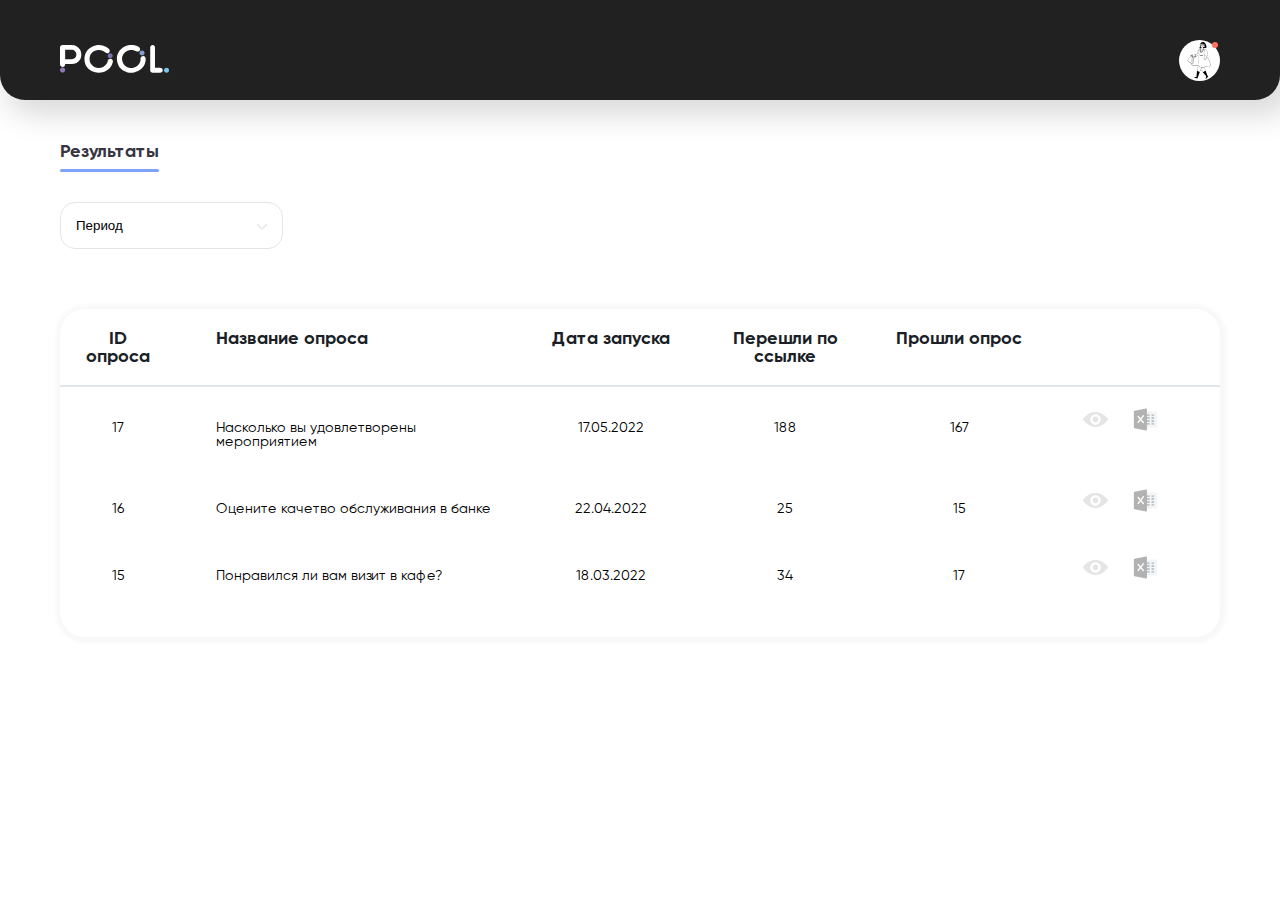
<file: index.html>
<!DOCTYPE html>
<html lang="en">

<head>
    <meta charset="UTF-8">
    <meta http-equiv="X-UA-Compatible" content="IE=edge">
    <meta name="viewport" content="width=device-width, initial-scale=1.0">
    <title>Document</title>

    <link rel="icon" type="image/svg+xml" href="/img/favicon/favicon.svg">
    <link rel="apple-touch-icon" sizes="180x180" href="/img/favicon/apple-touch-icon.png">
    <link rel="icon" type="image/png" sizes="32x32" href="/img/favicon/favicon-32x32.png">
    <link rel="icon" type="image/png" sizes="16x16" href="/img/favicon/favicon-16x16.png">
    <link rel="manifest" href="/img/favicon/site.webmanifest">
    <link rel="mask-icon" href="/img/favicon/safari-pinned-tab.svg" color="#5bbad5">

    <link rel="stylesheet" href="./font/Gilroy/stylesheet.css">
    <link rel="stylesheet" href="./css/results/daterangepicker.css">
    <link rel="stylesheet" href="./css/custom-select.css">
    <link rel="stylesheet" href="./css/style.css">
    <link rel="stylesheet" href="./css/results/results.css">

    <script src="./js/jquery-3.5.1.min.js"></script>
</head>

<body>
    <div class="page-wrap">
        <div class="top-panel">
            <div class="logo">
                <img src="./img/logo-white.svg" alt="">
            </div>
            <div class="notification-wrap">
                <a href="#">
                    <div class="icon active">
                        <img src="./img/notification-icon.png" alt="notification">
                    </div>
                </a>
                <div class="exit-wrap">
                    <a href="#">
                        <div class="exit-icon"></div>
                        <div class="exit-text">
                            Выйти
                        </div>
                    </a>
                </div>
            </div>
        </div>
        <div class="content-wrap nps-content-wrap">
            <div class="top-nav">
                <div class="pools-menu">
                    <div class="menu-item active">
                        <a href="#">
                            Результаты
                        </a>
                    </div>
                </div>
            </div>
            <div class="filters-wrap">
                <form action="">
                    <div class="filters-wrapp__items">
                        <!-- блок выбора даты -->
                        <div class="box box-date">
                            <input readonly="readonly" type="text" class="date" value="Период">
                        </div>
                    </div>
                </form>
            </div>
            <div class="questions-main-wrapper">
                <div class="questions-table-section">
                    <div class="table-wrapper">
                        <div class="table-box">
                            <table>
                                <thead>
                                    <tr>
                                        <th>ID опроса</th>
                                        <th>Название опроса</th>
                                        <th>Дата запуска</th>
                                        <th>Перешли по ссылке</th>
                                        <th>Прошли опрос</th>
                                        <th></th>
                                    </tr>
                                </thead>
                                <tbody>
                                    <tr>
                                        <td>
                                            17
                                        </td>
                                        <td>Насколько вы удовлетворены мероприятием</td>
                                        <td>17.05.2022</td>
                                        <td>188</td>
                                        <td>167</td>
                                        <td>
                                            <div class="table-icons">
                                                <a href="./results-charts.html" class="icon">
                                                    <div class="icon-watch"></div>
                                                </a>
                                                <a href="#" class="icon">
                                                    <div class="icon-excel"></div>
                                                </a>
                                            </div>
                                        </td>
                                    </tr>
                                    <tr>
                                        <td>
                                            16
                                        </td>
                                        <td>Оцените качетво обслуживания в банке</td>
                                        <td>22.04.2022</td>
                                        <td>25</td>
                                        <td>15</td>
                                        <td>
                                            <div class="table-icons">
                                                <a href="./results-charts.html" class="icon">
                                                    <div class="icon-watch"></div>
                                                </a>
                                                <a href="#" class="icon">
                                                    <div class="icon-excel"></div>
                                                </a>
                                            </div>
                                        </td>
                                    </tr>
                                    <tr>
                                        <td>
                                            15
                                        </td>
                                        <td>Понравился ли вам визит в кафе?</td>
                                        <td>18.03.2022</td>
                                        <td>34</td>
                                        <td>17</td>
                                        <td>
                                            <div class="table-icons">
                                                <a href="./results-charts.html" class="icon">
                                                    <div class="icon-watch"></div>
                                                </a>
                                                <a href="#" class="icon">
                                                    <div class="icon-excel"></div>
                                                </a>
                                            </div>
                                        </td>
                                    </tr>
                                </tbody>
                            </table>
                        </div>
                    </div>
                </div>
            </div>
        </div>
    </div>
    <div class="load-wrapper">
        <div class="loader"></div>
    </div>
    <script src="./js/results/moment.js"></script>
    <script src="./js/results/daterangepicker.js"></script>
    <script src="./js/results/results.js"></script>
    <script src="./js/custom_select.js"></script>
    <!-- <script src="./js/nps-results/table.js"></script> -->
    <script>
        jQuery(function ($) {
            $(function () {
                $('.box-date input[type=text]').daterangepicker({
                    opens: 'rigth',
                    autoUpdateInput: false,
                    locale: {
                        format: 'DD-MM-YYYY',
                        applyLabel: 'Принять',
                        cancelLabel: 'Отмена',
                        invalidDateLabel: 'Выберите дату',
                        daysOfWeek: ['Вс', 'Пн', 'Вт', 'Ср', 'Чт', 'Пт', 'Сб'],
                        monthNames: ['Январь', 'Февраль', 'Март', 'Апрель', 'Май', 'Июнь',
                            'Июль', 'Август', 'Сентябрь', 'Октябрь', 'Ноябрь', 'Декабрь'
                        ],
                        firstDay: 1
                    }
                }, function (start, end, label) {});
            });
            $('.box-date input[type=text]').on('focus', function () {
                $(this).parent('.box-date').addClass('active-date');
            })
            $('.box-date input[type=text]').on('apply.daterangepicker', function (ev, picker) {
                $(this).val(picker.startDate.format('DD-MM-YYYY') + ' - ' + picker.endDate.format(
                    'DD-MM-YYYY'));
                $(this).parent('.box-date').removeClass('active-date');
            });

            $('.box-date input[type=text]').on('cancel.daterangepicker', function (ev, picker) {
                $(this).parent('.box-date').removeClass('active-date');
            });

            $(document).mouseup(function (e) {
                let date = $('.daterangepicker');
                if (!e.target.classList.contains('date')) {
                    if (e.target != date[0] && date.has(e.target).length === 0) {
                        $('.active-date').removeClass('active-date');
                    }
                }
            });
        });
    </script>
</body>

</html>
</file>
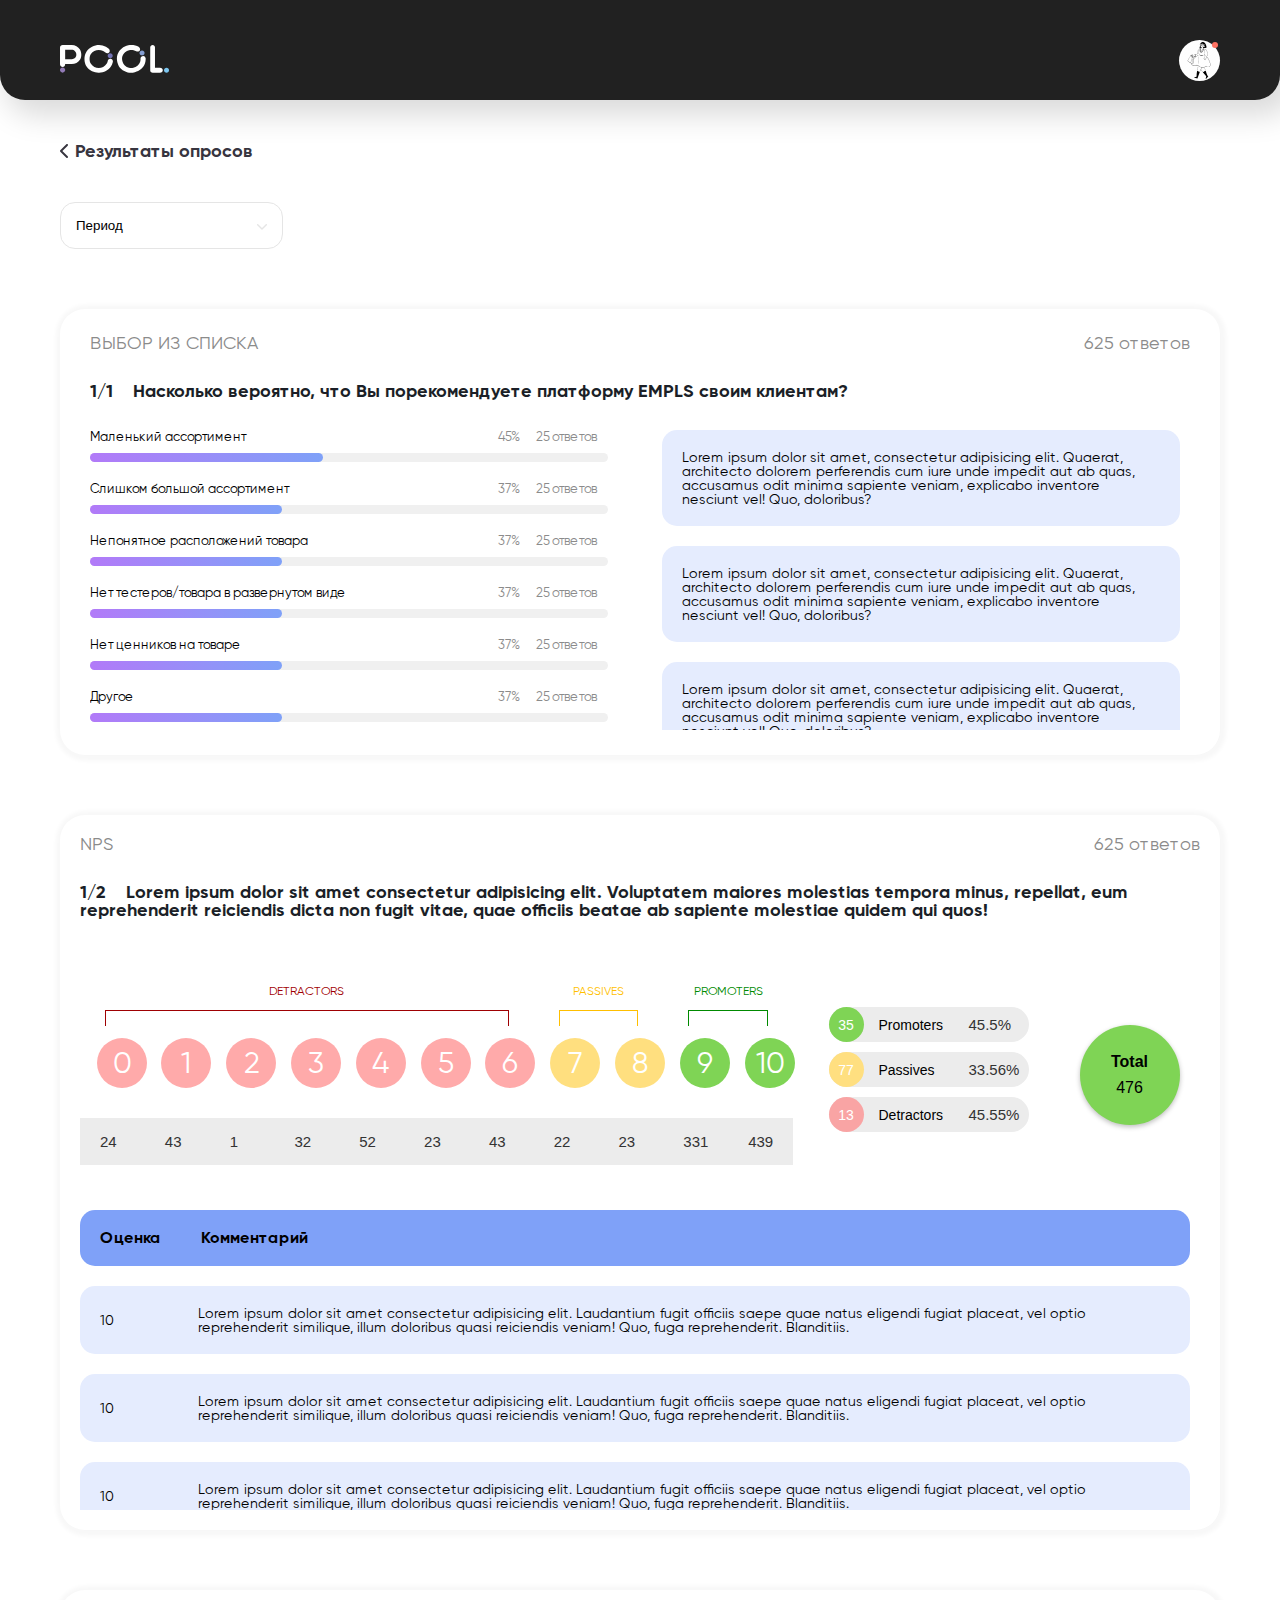
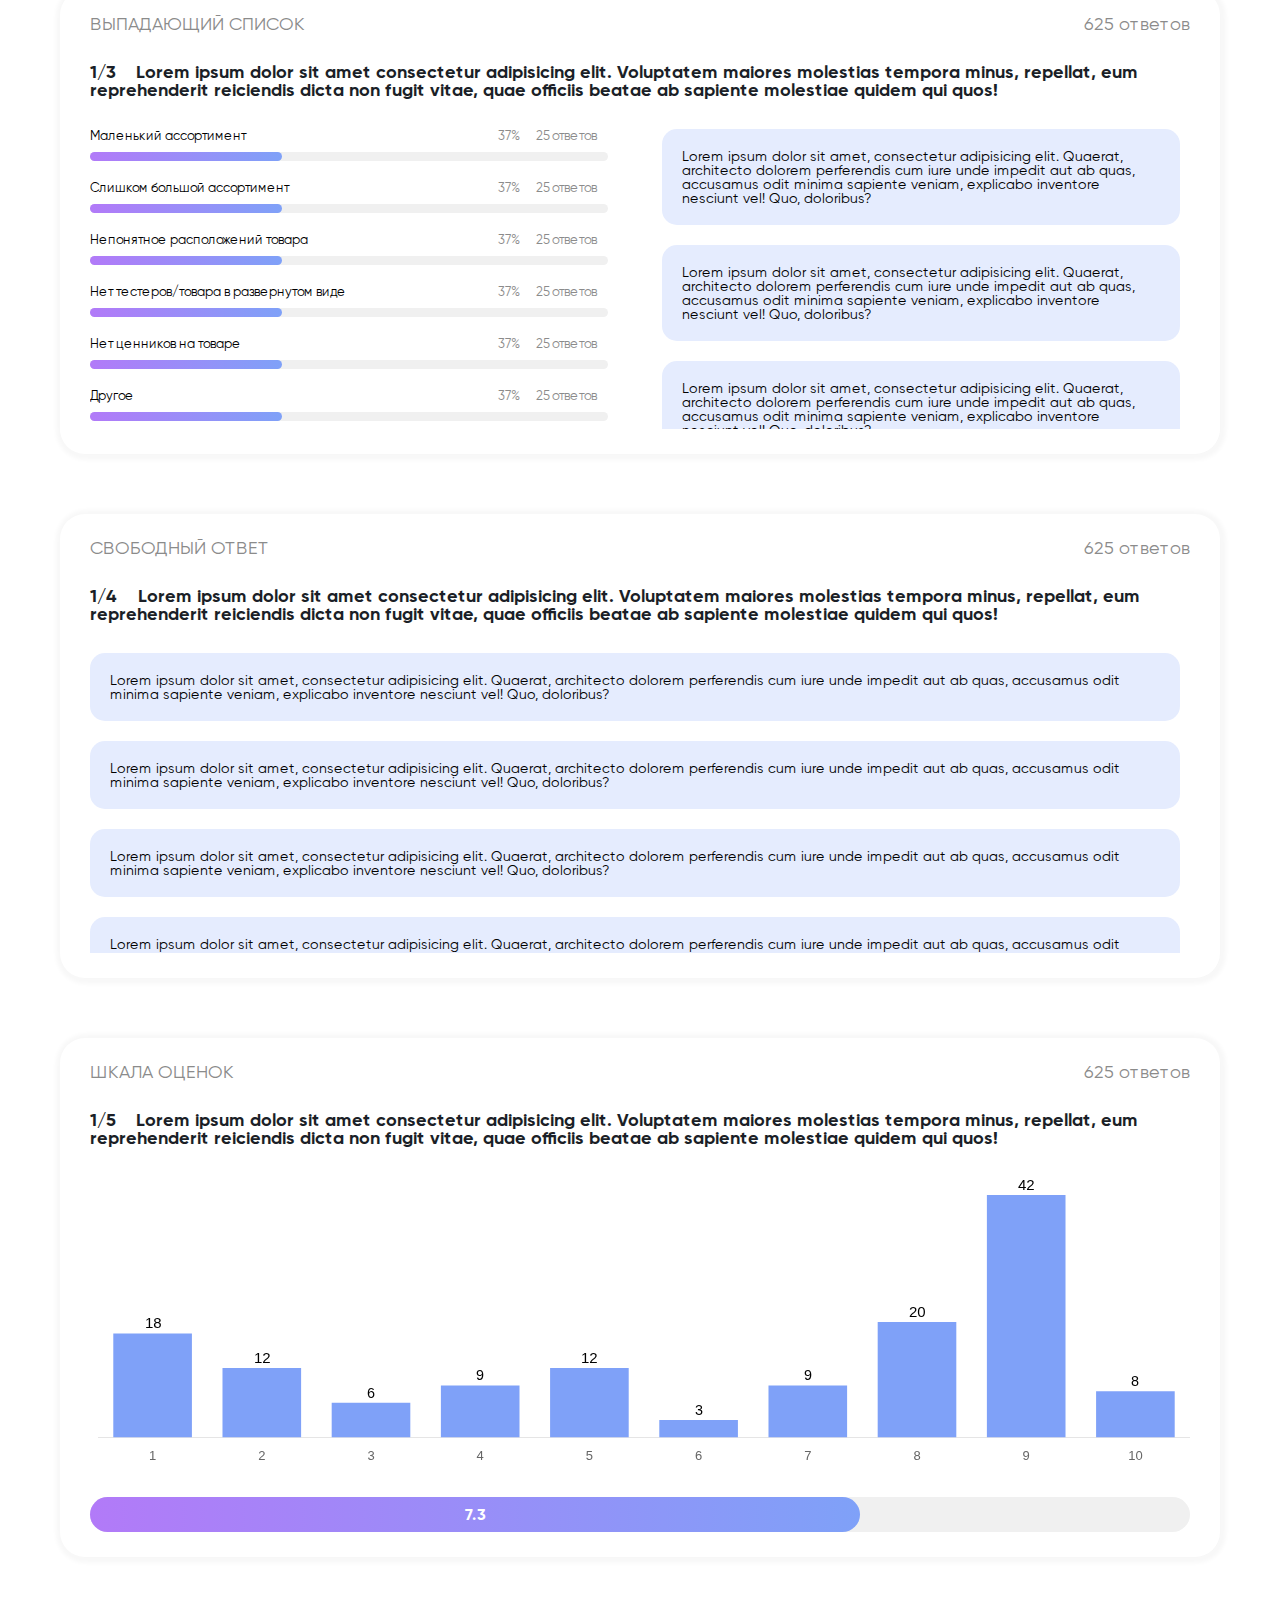
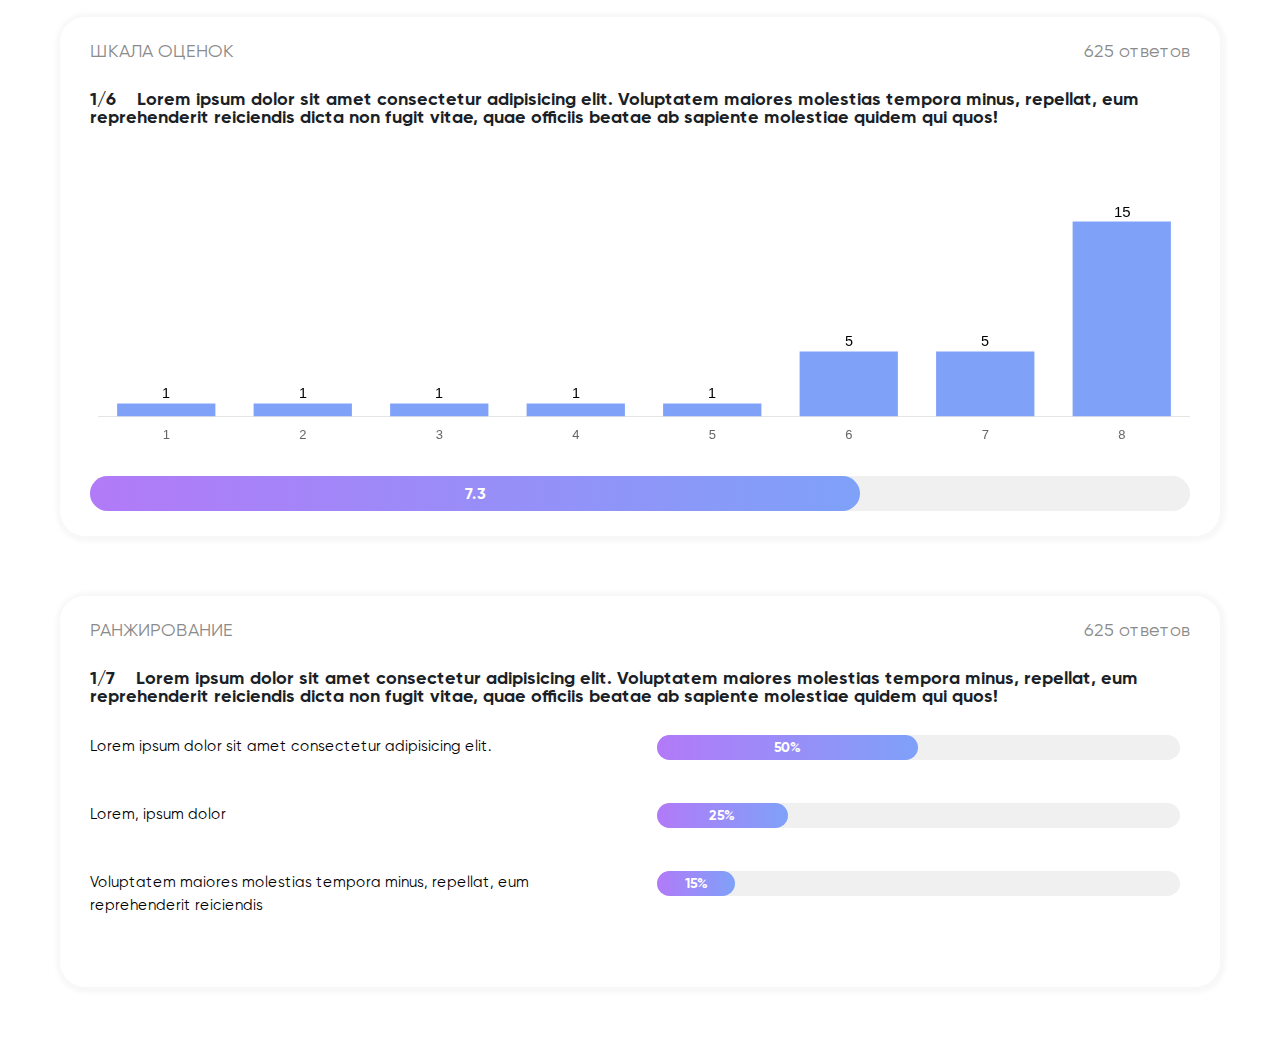
<file: results-charts.html>
<!DOCTYPE html>
<html lang="en">

<head>
    <meta charset="UTF-8">
    <meta http-equiv="X-UA-Compatible" content="IE=edge">
    <meta name="viewport" content="width=device-width, initial-scale=1.0">
    <title>Document</title>

    <link rel="icon" type="image/svg+xml" href="/img/favicon/favicon.svg">
    <link rel="apple-touch-icon" sizes="180x180" href="/img/favicon/apple-touch-icon.png">
    <link rel="icon" type="image/png" sizes="32x32" href="/img/favicon/favicon-32x32.png">
    <link rel="icon" type="image/png" sizes="16x16" href="/img/favicon/favicon-16x16.png">
    <link rel="manifest" href="/img/favicon/site.webmanifest">
    <link rel="mask-icon" href="/img/favicon/safari-pinned-tab.svg" color="#5bbad5">

    <link rel="stylesheet" href="./font/Gilroy/stylesheet.css">
    <link rel="stylesheet" href="./css/results/daterangepicker.css">
    <link rel="stylesheet" href="./css/custom-select.css">
    <link rel="stylesheet" href="./css/style.css">
    <link rel="stylesheet" href="./css/results/results.css">

    <script src="./js/jquery-3.5.1.min.js"></script>
</head>

<body>
    <div class="page-wrap">
        <div class="top-panel">
            <div class="logo">
                <img src="./img/logo-white.svg" alt="">
            </div>
            <div class="notification-wrap">
                <a href="#">
                    <div class="icon active">
                        <img src="./img/notification-icon.png" alt="notification">
                    </div>
                </a>
                <div class="exit-wrap">
                    <a href="#">
                        <div class="exit-icon"></div>
                        <div class="exit-text">
                            Выйти
                        </div>
                    </a>
                </div>
            </div>
        </div>
        <div class="content-wrap results-content-wrap">
            <div class="top-nav">
                <div class="nav-back">
                    <a href="./results-table.html">
                        Результаты опросов
                    </a>
                </div>
            </div>
            <div class="filters-wrap">
                <form action="">
                    <div class="filters-wrapp__items">
                        <!-- блок выбора даты -->
                        <div class="box box-date">
                            <input readonly="readonly" type="text" class="date" value="Период">
                        </div>
                    </div>
                </form>
            </div>
            <section class="single-results-section box-wrapper">
                <p class="question-type-details">
                    <span class="question-type">Выбор из списка</span>
                    <span class="question-count">625 ответов</span>
                </p>
                <p class="question-txt-block"><span class="question-number">1/1</span> <span
                        class="question-txt">Насколько вероятно, что Вы
                        порекомендуете платформу EMPLS своим клиентам?</span>
                </p>
                <div class="chart-container">
                    <div class="progress-chart-container">
                        <div class="progress-wrapper">
                            <div class="progress-percentage-wrapper">
                                <div class="progress-question-wrapper">
                                    <div class="progress-question">Маленький ассортимент</div>
                                    <div class="progress-count">
                                        <div class="percentage-count"><span>45</span>%</div>
                                        <div class="count"><span>25</span> ответов</div>
                                    </div>
                                </div>
                                <div class="progress-loader-grey">
                                    <div class="progress-loader-color"></div>
                                </div>
                            </div>
                        </div>
                        <div class="progress-wrapper">
                            <div class="progress-percentage-wrapper">
                                <div class="progress-question-wrapper">
                                    <div class="progress-question">Слишком большой ассортимент</div>
                                    <div class="progress-count">
                                        <div class="percentage-count"><span>37</span>%</div>
                                        <div class="count"><span>25</span> ответов</div>
                                    </div>
                                </div>
                                <div class="progress-loader-grey">
                                    <div class="progress-loader-color"></div>
                                </div>
                            </div>
                        </div>
                        <div class="progress-wrapper">
                            <div class="progress-percentage-wrapper">
                                <div class="progress-question-wrapper">
                                    <div class="progress-question">Непонятное расположений товара</div>
                                    <div class="progress-count">
                                        <div class="percentage-count"><span>37</span>%</div>
                                        <div class="count"><span>25</span> ответов</div>
                                    </div>
                                </div>
                                <div class="progress-loader-grey">
                                    <div class="progress-loader-color"></div>
                                </div>
                            </div>
                        </div>
                        <div class="progress-wrapper">
                            <div class="progress-percentage-wrapper">
                                <div class="progress-question-wrapper">
                                    <div class="progress-question">Нет тестеров/товара в развернутом виде</div>
                                    <div class="progress-count">
                                        <div class="percentage-count"><span>37</span>%</div>
                                        <div class="count"><span>25</span> ответов</div>
                                    </div>
                                </div>
                                <div class="progress-loader-grey">
                                    <div class="progress-loader-color"></div>
                                </div>
                            </div>
                        </div>
                        <div class="progress-wrapper">
                            <div class="progress-percentage-wrapper">
                                <div class="progress-question-wrapper">
                                    <div class="progress-question">Нет ценников на товаре </div>
                                    <div class="progress-count">
                                        <div class="percentage-count"><span>37</span>%</div>
                                        <div class="count"><span>25</span> ответов</div>
                                    </div>
                                </div>
                                <div class="progress-loader-grey">
                                    <div class="progress-loader-color"></div>
                                </div>
                            </div>
                        </div>
                        <div class="progress-wrapper">
                            <div class="progress-percentage-wrapper">
                                <div class="progress-question-wrapper">
                                    <div class="progress-question">Другое</div>
                                    <div class="progress-count">
                                        <div class="percentage-count"><span>37</span>%</div>
                                        <div class="count"><span>25</span> ответов</div>
                                    </div>
                                </div>
                                <div class="progress-loader-grey">
                                    <div class="progress-loader-color"></div>
                                </div>
                            </div>
                        </div>
                        <div class="progress-wrapper">
                            <div class="progress-percentage-wrapper">
                                <div class="progress-question-wrapper">
                                    <div class="progress-question">Другое</div>
                                    <div class="progress-count">
                                        <div class="percentage-count"><span>37</span>%</div>
                                        <div class="count"><span>25</span> ответов</div>
                                    </div>
                                </div>
                                <div class="progress-loader-grey">
                                    <div class="progress-loader-color"></div>
                                </div>
                            </div>
                        </div>
                        <div class="progress-wrapper">
                            <div class="progress-percentage-wrapper">
                                <div class="progress-question-wrapper">
                                    <div class="progress-question">Другое</div>
                                    <div class="progress-count">
                                        <div class="percentage-count"><span>100</span>%</div>
                                        <div class="count"><span>25</span> ответов</div>
                                    </div>
                                </div>
                                <div class="progress-loader-grey">
                                    <div class="progress-loader-color"></div>
                                </div>
                            </div>
                        </div>
                        <div class="progress-wrapper">
                            <div class="progress-percentage-wrapper">
                                <div class="progress-question-wrapper">
                                    <div class="progress-question">Другое</div>
                                    <div class="progress-count">
                                        <div class="percentage-count"><span>85</span>%</div>
                                        <div class="count"><span>25</span> ответов</div>
                                    </div>
                                </div>
                                <div class="progress-loader-grey">
                                    <div class="progress-loader-color"></div>
                                </div>
                            </div>
                        </div>
                    </div>
                    <div class="comments-container">
                        <div class="comment-item-box">
                            Lorem ipsum dolor sit amet, consectetur adipisicing elit. Quaerat, architecto dolorem
                            perferendis cum iure unde impedit aut ab quas, accusamus odit minima sapiente veniam,
                            explicabo inventore nesciunt vel! Quo, doloribus?
                        </div>
                        <div class="comment-item-box">
                            Lorem ipsum dolor sit amet, consectetur adipisicing elit. Quaerat, architecto dolorem
                            perferendis cum iure unde impedit aut ab quas, accusamus odit minima sapiente veniam,
                            explicabo inventore nesciunt vel! Quo, doloribus?
                        </div>
                        <div class="comment-item-box">
                            Lorem ipsum dolor sit amet, consectetur adipisicing elit. Quaerat, architecto dolorem
                            perferendis cum iure unde impedit aut ab quas, accusamus odit minima sapiente veniam,
                            explicabo inventore nesciunt vel! Quo, doloribus?
                        </div>
                        <div class="comment-item-box">
                            Lorem ipsum dolor sit amet, consectetur adipisicing elit. Quaerat, architecto dolorem
                            perferendis cum iure unde impedit aut ab quas, accusamus odit minima sapiente veniam,
                            explicabo inventore nesciunt vel! Quo, doloribus?
                        </div>
                        <div class="comment-item-box">
                            Lorem ipsum dolor sit amet, consectetur adipisicing elit. Quaerat, architecto dolorem
                            perferendis cum iure unde impedit aut ab quas, accusamus odit minima sapiente veniam,
                            explicabo inventore nesciunt vel! Quo, doloribus?
                        </div>
                        <div class="comment-item-box">
                            Lorem ipsum dolor sit amet, consectetur adipisicing elit. Quaerat, architecto dolorem
                            perferendis cum iure unde impedit aut ab quas, accusamus odit minima sapiente veniam,
                            explicabo inventore nesciunt vel! Quo, doloribus?
                        </div>
                        <div class="comment-item-box">
                            Lorem ipsum dolor sit amet, consectetur adipisicing elit. Quaerat, architecto dolorem
                            perferendis cum iure unde impedit aut ab quas, accusamus odit minima sapiente veniam,
                            explicabo inventore nesciunt vel! Quo, doloribus?
                        </div>
                        <div class="comment-item-box">
                            Lorem ipsum dolor sit amet, consectetur adipisicing elit. Quaerat, architecto dolorem
                            perferendis cum iure unde impedit aut ab quas, accusamus odit minima sapiente veniam,
                            explicabo inventore nesciunt vel! Quo, doloribus?
                        </div>
                    </div>
                </div>
            </section>
            <section class="nps-results-section box-wrapper nps-row">
                <p class="question-type-details">
                    <span class="question-type">NPS</span>
                    <span class="question-count">625 ответов</span>
                </p>
                <p class="question-txt-block"><span class="question-number">1/2</span> <span class="question-txt">Lorem
                        ipsum dolor sit amet consectetur adipisicing elit. Voluptatem maiores molestias tempora minus,
                        repellat, eum reprehenderit reiciendis dicta non fugit vitae, quae officiis beatae ab sapiente
                        molestiae quidem qui quos!</span>
                </p>
                <div class="main-nps">
                    <div>
                        <table class="block-table table-striped" id="faceectable">
                            <tbody>
                                <tr>
                                    <td class="cntr_num" colspan="7">
                                        DETRACTORS
                                    </td>
                                    <td class="cntr_num" colspan="2">
                                        PASSIVES
                                    </td>
                                    <td class="cntr_num" colspan="2">
                                        PROMOTERS
                                    </td>
                                </tr>
                                <tr>
                                    <td class="cntr_num" colspan="7">
                                        <div class="planka-long"></div>
                                    </td>
                                    <td class="cntr_num" colspan="2">
                                        <div class="planka-long"></div>
                                    </td>
                                    <td class="cntr_num" colspan="2">
                                        <div class="planka-long"></div>
                                    </td>
                                </tr>
                                <tr class="rate-th">
                                    <td>
                                        <div class="rate-item">0</div>
                                    </td>
                                    <td>
                                        <div class="rate-item">1</div>
                                    </td>
                                    <td>
                                        <div class="rate-item">2</div>
                                    </td>
                                    <td>
                                        <div class="rate-item">3</div>
                                    </td>
                                    <td>
                                        <div class="rate-item">4</div>
                                    </td>
                                    <td>
                                        <div class="rate-item">5</div>
                                    </td>
                                    <td>
                                        <div class="rate-item">6</div>
                                    </td>
                                    <td>
                                        <div class="rate-item">7</div>
                                    </td>
                                    <td>
                                        <div class="rate-item">8</div>
                                    </td>
                                    <td>
                                        <div class="rate-item">9</div>
                                    </td>
                                    <td>
                                        <div class="rate-item">10</div>
                                    </td>
                                </tr>
                                <tr class="dig-td">
                                    <td>
                                        <p class="sum-bot">24</p>
                                    </td>
                                    <td>
                                        <p class="sum-bot">43</p>
                                    </td>
                                    <td>
                                        <p class="sum-bot">1</p>
                                    </td>
                                    <td>
                                        <p class="sum-bot">32</p>
                                    </td>
                                    <td>
                                        <p class="sum-bot">52</p>
                                    </td>
                                    <td>
                                        <p class="sum-bot">23</p>
                                    </td>
                                    <td>
                                        <p class="sum-bot">43</p>
                                    </td>
                                    <td>
                                        <p class="sum-bot">22</p>
                                    </td>
                                    <td>
                                        <p class="sum-bot">23</p>
                                    </td>
                                    <td>
                                        <p class="sum-bot">331</p>
                                    </td>
                                    <td>
                                        <p class="sum-bot">439</p>
                                    </td>
                                </tr>
                            </tbody>
                        </table>
                    </div>
                    <div class="left-block">
                        <div class="promot-wrap">
                            <div class="label-promot">
                                <div class="table-txt11-sp">35</div>
                                <div class="table-txt12-sp">Promoters</div>
                                <div class="table-txt13-sp">45.5%</div>
                            </div>
                            <div class="label-promot">
                                <div class="table-txt11-sp">77</div>
                                <div class="table-txt12-sp">Passives</div>
                                <div class="table-txt13-sp">33.56%</div>
                            </div>
                            <div class="label-promot">
                                <div class="table-txt11-sp">13</div>
                                <div class="table-txt12-sp">Detractors</div>
                                <div class="table-txt13-sp">45.55%</div>
                            </div>
                        </div>
                        <div class="block-circle">
                            <div class="circle">
                                <span>Total</span>
                                <span>476</span>
                            </div>
                        </div>
                    </div>
                </div>
                <div class="comments-container w-100">
                    <div class="cpmments-header">
                        <span>Оценка</span>
                        <span>Комментарий</span>
                    </div>
                    <div class="comment-item-box">
                        <span class="comment-point">10</span>
                        <span class="comment-txt">Lorem ipsum dolor sit amet consectetur adipisicing elit. Laudantium
                            fugit officiis saepe quae natus eligendi fugiat placeat, vel optio reprehenderit similique,
                            illum doloribus quasi reiciendis veniam! Quo, fuga reprehenderit. Blanditiis.</span>
                    </div>
                    <div class="comment-item-box">
                        <span class="comment-point">10</span>
                        <span class="comment-txt">Lorem ipsum dolor sit amet consectetur adipisicing elit. Laudantium
                            fugit officiis saepe quae natus eligendi fugiat placeat, vel optio reprehenderit similique,
                            illum doloribus quasi reiciendis veniam! Quo, fuga reprehenderit. Blanditiis.</span>
                    </div>
                    <div class="comment-item-box">
                        <span class="comment-point">10</span>
                        <span class="comment-txt">Lorem ipsum dolor sit amet consectetur adipisicing elit. Laudantium
                            fugit officiis saepe quae natus eligendi fugiat placeat, vel optio reprehenderit similique,
                            illum doloribus quasi reiciendis veniam! Quo, fuga reprehenderit. Blanditiis.</span>
                    </div>
                    <div class="comment-item-box">
                        <span class="comment-point">10</span>
                        <span class="comment-txt">Lorem ipsum dolor sit amet consectetur adipisicing elit. Laudantium
                            fugit officiis saepe quae natus eligendi fugiat placeat, vel optio reprehenderit similique,
                            illum doloribus quasi reiciendis veniam! Quo, fuga reprehenderit. Blanditiis.</span>
                    </div>
                    <div class="comment-item-box">
                        <span class="comment-point">10</span>
                        <span class="comment-txt">Lorem ipsum dolor sit amet consectetur adipisicing elit. Laudantium
                            fugit officiis saepe quae natus eligendi fugiat placeat, vel optio reprehenderit similique,
                            illum doloribus quasi reiciendis veniam! Quo, fuga reprehenderit. Blanditiis.</span>
                    </div>
                    <div class="comment-item-box">
                        <span class="comment-point">10</span>
                        <span class="comment-txt">Lorem ipsum dolor sit amet consectetur adipisicing elit. Laudantium
                            fugit officiis saepe quae natus eligendi fugiat placeat, vel optio reprehenderit similique,
                            illum doloribus quasi reiciendis veniam! Quo, fuga reprehenderit. Blanditiis.</span>
                    </div>
                </div>
            </section>
            <section class="dropdown box-wrapper">
                <p class="question-type-details">
                    <span class="question-type">ВЫПАДАЮЩИЙ СПИСОК</span>
                    <span class="question-count">625 ответов</span>
                </p>
                <p class="question-txt-block"><span class="question-number">1/3</span> <span class="question-txt">Lorem
                        ipsum dolor sit amet consectetur adipisicing elit. Voluptatem maiores molestias tempora minus,
                        repellat, eum reprehenderit reiciendis dicta non fugit vitae, quae officiis beatae ab sapiente
                        molestiae quidem qui quos!</span>
                </p>
                <div class="chart-container">
                    <div class="progress-chart-container">
                        <div class="progress-wrapper">
                            <div class="progress-percentage-wrapper">
                                <div class="progress-question-wrapper">
                                    <div class="progress-question">Маленький ассортимент</div>
                                    <div class="progress-count">
                                        <div class="percentage-count"><span>37</span>%</div>
                                        <div class="count"><span>25</span> ответов</div>
                                    </div>
                                </div>
                                <div class="progress-loader-grey">
                                    <div class="progress-loader-color"></div>
                                </div>
                            </div>
                        </div>
                        <div class="progress-wrapper">
                            <div class="progress-percentage-wrapper">
                                <div class="progress-question-wrapper">
                                    <div class="progress-question">Слишком большой ассортимент</div>
                                    <div class="progress-count">
                                        <div class="percentage-count"><span>37</span>%</div>
                                        <div class="count"><span>25</span> ответов</div>
                                    </div>
                                </div>
                                <div class="progress-loader-grey">
                                    <div class="progress-loader-color"></div>
                                </div>
                            </div>
                        </div>
                        <div class="progress-wrapper">
                            <div class="progress-percentage-wrapper">
                                <div class="progress-question-wrapper">
                                    <div class="progress-question">Непонятное расположений товара</div>
                                    <div class="progress-count">
                                        <div class="percentage-count"><span>37</span>%</div>
                                        <div class="count"><span>25</span> ответов</div>
                                    </div>
                                </div>
                                <div class="progress-loader-grey">
                                    <div class="progress-loader-color"></div>
                                </div>
                            </div>
                        </div>
                        <div class="progress-wrapper">
                            <div class="progress-percentage-wrapper">
                                <div class="progress-question-wrapper">
                                    <div class="progress-question">Нет тестеров/товара в развернутом виде</div>
                                    <div class="progress-count">
                                        <div class="percentage-count"><span>37</span>%</div>
                                        <div class="count"><span>25</span> ответов</div>
                                    </div>
                                </div>
                                <div class="progress-loader-grey">
                                    <div class="progress-loader-color"></div>
                                </div>
                            </div>
                        </div>
                        <div class="progress-wrapper">
                            <div class="progress-percentage-wrapper">
                                <div class="progress-question-wrapper">
                                    <div class="progress-question">Нет ценников на товаре </div>
                                    <div class="progress-count">
                                        <div class="percentage-count"><span>37</span>%</div>
                                        <div class="count"><span>25</span> ответов</div>
                                    </div>
                                </div>
                                <div class="progress-loader-grey">
                                    <div class="progress-loader-color"></div>
                                </div>
                            </div>
                        </div>
                        <div class="progress-wrapper">
                            <div class="progress-percentage-wrapper">
                                <div class="progress-question-wrapper">
                                    <div class="progress-question">Другое</div>
                                    <div class="progress-count">
                                        <div class="percentage-count"><span>37</span>%</div>
                                        <div class="count"><span>25</span> ответов</div>
                                    </div>
                                </div>
                                <div class="progress-loader-grey">
                                    <div class="progress-loader-color"></div>
                                </div>
                            </div>
                        </div>
                    </div>
                    <div class="comments-container">
                        <div class="comment-item-box">
                            Lorem ipsum dolor sit amet, consectetur adipisicing elit. Quaerat, architecto dolorem
                            perferendis cum iure unde impedit aut ab quas, accusamus odit minima sapiente veniam,
                            explicabo inventore nesciunt vel! Quo, doloribus?
                        </div>
                        <div class="comment-item-box">
                            Lorem ipsum dolor sit amet, consectetur adipisicing elit. Quaerat, architecto dolorem
                            perferendis cum iure unde impedit aut ab quas, accusamus odit minima sapiente veniam,
                            explicabo inventore nesciunt vel! Quo, doloribus?
                        </div>
                        <div class="comment-item-box">
                            Lorem ipsum dolor sit amet, consectetur adipisicing elit. Quaerat, architecto dolorem
                            perferendis cum iure unde impedit aut ab quas, accusamus odit minima sapiente veniam,
                            explicabo inventore nesciunt vel! Quo, doloribus?
                        </div>
                        <div class="comment-item-box">
                            Lorem ipsum dolor sit amet, consectetur adipisicing elit. Quaerat, architecto dolorem
                            perferendis cum iure unde impedit aut ab quas, accusamus odit minima sapiente veniam,
                            explicabo inventore nesciunt vel! Quo, doloribus?
                        </div>
                        <div class="comment-item-box">
                            Lorem ipsum dolor sit amet, consectetur adipisicing elit. Quaerat, architecto dolorem
                            perferendis cum iure unde impedit aut ab quas, accusamus odit minima sapiente veniam,
                            explicabo inventore nesciunt vel! Quo, doloribus?
                        </div>
                        <div class="comment-item-box">
                            Lorem ipsum dolor sit amet, consectetur adipisicing elit. Quaerat, architecto dolorem
                            perferendis cum iure unde impedit aut ab quas, accusamus odit minima sapiente veniam,
                            explicabo inventore nesciunt vel! Quo, doloribus?
                        </div>
                        <div class="comment-item-box">
                            Lorem ipsum dolor sit amet, consectetur adipisicing elit. Quaerat, architecto dolorem
                            perferendis cum iure unde impedit aut ab quas, accusamus odit minima sapiente veniam,
                            explicabo inventore nesciunt vel! Quo, doloribus?
                        </div>
                        <div class="comment-item-box">
                            Lorem ipsum dolor sit amet, consectetur adipisicing elit. Quaerat, architecto dolorem
                            perferendis cum iure unde impedit aut ab quas, accusamus odit minima sapiente veniam,
                            explicabo inventore nesciunt vel! Quo, doloribus?
                        </div>
                    </div>
                </div>
            </section>
            <section class="free-answer box-wrapper">
                <p class="question-type-details">
                    <span class="question-type">свободный ответ</span>
                    <span class="question-count">625 ответов</span>
                </p>
                <p class="question-txt-block"><span class="question-number">1/4</span> <span class="question-txt">Lorem
                        ipsum dolor sit amet consectetur adipisicing elit. Voluptatem maiores molestias tempora minus,
                        repellat, eum reprehenderit reiciendis dicta non fugit vitae, quae officiis beatae ab sapiente
                        molestiae quidem qui quos!</span>
                </p>
                <div class="chart-container">
                    <div class="comments-container w-100">
                        <div class="comment-item-box">
                            Lorem ipsum dolor sit amet, consectetur adipisicing elit. Quaerat, architecto dolorem
                            perferendis cum iure unde impedit aut ab quas, accusamus odit minima sapiente veniam,
                            explicabo inventore nesciunt vel! Quo, doloribus?
                        </div>
                        <div class="comment-item-box">
                            Lorem ipsum dolor sit amet, consectetur adipisicing elit. Quaerat, architecto dolorem
                            perferendis cum iure unde impedit aut ab quas, accusamus odit minima sapiente veniam,
                            explicabo inventore nesciunt vel! Quo, doloribus?
                        </div>
                        <div class="comment-item-box">
                            Lorem ipsum dolor sit amet, consectetur adipisicing elit. Quaerat, architecto dolorem
                            perferendis cum iure unde impedit aut ab quas, accusamus odit minima sapiente veniam,
                            explicabo inventore nesciunt vel! Quo, doloribus?
                        </div>
                        <div class="comment-item-box">
                            Lorem ipsum dolor sit amet, consectetur adipisicing elit. Quaerat, architecto dolorem
                            perferendis cum iure unde impedit aut ab quas, accusamus odit minima sapiente veniam,
                            explicabo inventore nesciunt vel! Quo, doloribus?
                        </div>
                        <div class="comment-item-box">
                            Lorem ipsum dolor sit amet, consectetur adipisicing elit. Quaerat, architecto dolorem
                            perferendis cum iure unde impedit aut ab quas, accusamus odit minima sapiente veniam,
                            explicabo inventore nesciunt vel! Quo, doloribus?
                        </div>
                        <div class="comment-item-box">
                            Lorem ipsum dolor sit amet, consectetur adipisicing elit. Quaerat, architecto dolorem
                            perferendis cum iure unde impedit aut ab quas, accusamus odit minima sapiente veniam,
                            explicabo inventore nesciunt vel! Quo, doloribus?
                        </div>
                        <div class="comment-item-box">
                            Lorem ipsum dolor sit amet, consectetur adipisicing elit. Quaerat, architecto dolorem
                            perferendis cum iure unde impedit aut ab quas, accusamus odit minima sapiente veniam,
                            explicabo inventore nesciunt vel! Quo, doloribus?
                        </div>
                        <div class="comment-item-box">
                            Lorem ipsum dolor sit amet, consectetur adipisicing elit. Quaerat, architecto dolorem
                            perferendis cum iure unde impedit aut ab quas, accusamus odit minima sapiente veniam,
                            explicabo inventore nesciunt vel! Quo, doloribus?
                        </div>
                    </div>
                </div>
            </section>
            <section class="scale-results-section box-wrapper">
                <p class="question-type-details">
                    <span class="question-type">Шкала оценок</span>
                    <span class="question-count">625 ответов</span>
                </p>
                <p class="question-txt-block"><span class="question-number">1/5</span> <span class="question-txt">Lorem
                        ipsum dolor sit amet consectetur adipisicing elit. Voluptatem maiores molestias tempora minus,
                        repellat, eum reprehenderit reiciendis dicta non fugit vitae, quae officiis beatae ab sapiente
                        molestiae quidem qui quos!</span>
                </p>
                <div class="scale-graf-container">
                    <div class="scale-barChart-container">
                        <div class="canvas-bar-chartBox">
                            <canvas class="scale-barChart"></canvas>
                        </div>
                    </div>
                    <div class="barChart-progress-box">
                        <div class="barChart-progress-line-bg">
                            <div class="barChart-progress-colored" data-progress="70">
                                <span class="progress-average-point">7.3</span>
                            </div>
                        </div>
                    </div>
                </div>
            </section>
            <section class="scale-results-section box-wrapper">
                <p class="question-type-details">
                    <span class="question-type">Шкала оценок</span>
                    <span class="question-count">625 ответов</span>
                </p>
                <p class="question-txt-block"><span class="question-number">1/6</span> <span class="question-txt">Lorem
                        ipsum dolor sit amet consectetur adipisicing elit. Voluptatem maiores molestias tempora minus,
                        repellat, eum reprehenderit reiciendis dicta non fugit vitae, quae officiis beatae ab sapiente
                        molestiae quidem qui quos!</span>
                </p>
                <div class="scale-graf-container">
                    <div class="scale-barChart-container">
                        <div class="canvas-bar-chartBox">
                            <canvas class="scale-barChart"></canvas>
                        </div>
                    </div>
                    <div class="barChart-progress-box">
                        <div class="barChart-progress-line-bg">
                            <div class="barChart-progress-colored" data-progress="70">
                                <span class="progress-average-point">7.3</span>
                            </div>
                        </div>
                    </div>
                </div>
            </section>
            <section class="ranging-results-section box-wrapper">
                <p class="question-type-details">
                    <span class="question-type">Ранжирование</span>
                    <span class="question-count">625 ответов</span>
                </p>
                <p class="question-txt-block"><span class="question-number">1/7</span> <span class="question-txt">Lorem
                        ipsum dolor sit amet consectetur adipisicing elit. Voluptatem maiores molestias tempora minus,
                        repellat, eum reprehenderit reiciendis dicta non fugit vitae, quae officiis beatae ab sapiente
                        molestiae quidem qui quos!</span>
                </p>
                <div class="renging-results-overwrap">
                    <div class="ranging-results-data-box">
                        <div class="ranging-item-box">
                            <div class="ranging-item-answer">
                                Lorem ipsum dolor sit amet consectetur adipisicing elit.
                            </div>
                            <div class="ranging-item-percentage">
                                <div class="progress-percentage-wrapper">
                                    <div class="progress-loader-grey">
                                        <div class="progress-loader-color">
                                            <span class="ranging-percentage-box"><span
                                                    class="ranging-percentage-value">50</span>%</span>
                                        </div>
                                    </div>
                                </div>
                            </div>
                        </div>
                        <div class="ranging-item-box">
                            <div class="ranging-item-answer">
                                Lorem, ipsum dolor
                            </div>
                            <div class="ranging-item-percentage">
                                <div class="progress-percentage-wrapper">
                                    <div class="progress-loader-grey">
                                        <div class="progress-loader-color">
                                            <span class="ranging-percentage-box"><span
                                                    class="ranging-percentage-value">25</span>%</span>
                                        </div>
                                    </div>
                                </div>
                            </div>
                        </div>
                        <div class="ranging-item-box">
                            <div class="ranging-item-answer">
                                Voluptatem maiores molestias tempora minus, repellat, eum reprehenderit reiciendis
                            </div>
                            <div class="ranging-item-percentage">
                                <div class="progress-percentage-wrapper">
                                    <div class="progress-loader-grey">
                                        <div class="progress-loader-color">
                                            <span class="ranging-percentage-box"><span
                                                    class="ranging-percentage-value">15</span>%</span>
                                        </div>
                                    </div>
                                </div>
                            </div>
                        </div>
                    </div>
                </div>
            </section>
        </div>
    </div>
    <div class="load-wrapper">
        <div class="loader"></div>
    </div>
    <script src="./js/results/moment.js"></script>
    <script src="./js/results/daterangepicker.js"></script>
    <script src="./js/results/results.js"></script>
    <script src="./js/custom_select.js"></script>
    <script src="./js/results/results-libs/chart.js"></script>
    <script src="./js/results/results-libs/chartjs-plugin-datalabels.min.js"></script>
    <script>
        jQuery(function ($) {
            $(function () {
                $('.box-date input[type=text]').daterangepicker({
                    opens: 'rigth',
                    autoUpdateInput: false,
                    locale: {
                        format: 'DD-MM-YYYY',
                        applyLabel: 'Принять',
                        cancelLabel: 'Отмена',
                        invalidDateLabel: 'Выберите дату',
                        daysOfWeek: ['Вс', 'Пн', 'Вт', 'Ср', 'Чт', 'Пт', 'Сб'],
                        monthNames: ['Январь', 'Февраль', 'Март', 'Апрель', 'Май', 'Июнь',
                            'Июль', 'Август', 'Сентябрь', 'Октябрь', 'Ноябрь', 'Декабрь'
                        ],
                        firstDay: 1
                    }
                }, function (start, end, label) {});
            });
            $('.box-date input[type=text]').on('focus', function () {
                $(this).parent('.box-date').addClass('active-date');
            })
            $('.box-date input[type=text]').on('apply.daterangepicker', function (ev, picker) {
                $(this).val(picker.startDate.format('DD-MM-YYYY') + ' - ' + picker.endDate.format(
                    'DD-MM-YYYY'));
                $(this).parent('.box-date').removeClass('active-date');
            });

            $('.box-date input[type=text]').on('cancel.daterangepicker', function (ev, picker) {
                $(this).parent('.box-date').removeClass('active-date');
            });

            $(document).mouseup(function (e) {
                let date = $('.daterangepicker');
                if (!e.target.classList.contains('date')) {
                    if (e.target != date[0] && date.has(e.target).length === 0) {
                        $('.active-date').removeClass('active-date');
                    }
                }
            });
        });
    </script>
    <script>
        // setup 
        let data = [{
                labels: ['1', '2', '3', '4', '5', '6', '7', '8', '9', '10'],
                datasets: [{
                    // label: '',
                    data: [18, 12, 6, 9, 12, 3, 9, 20, 42, 8],
                    backgroundColor: [
                        '#7FA1F8'
                    ]
                }]
            },
            {
                labels: ['1', '2', '3', '4', '5', '6', '7', '8'],
                datasets: [{
                    // label: '',
                    data: [1, 1, 1, 1, 1, 5, 5, 15],
                    backgroundColor: [
                        '#7FA1F8'
                    ]
                }]
            }
        ];
    </script>
    <script src="./js/results/results-charts.js"></script>
</body>

</html>
</file>
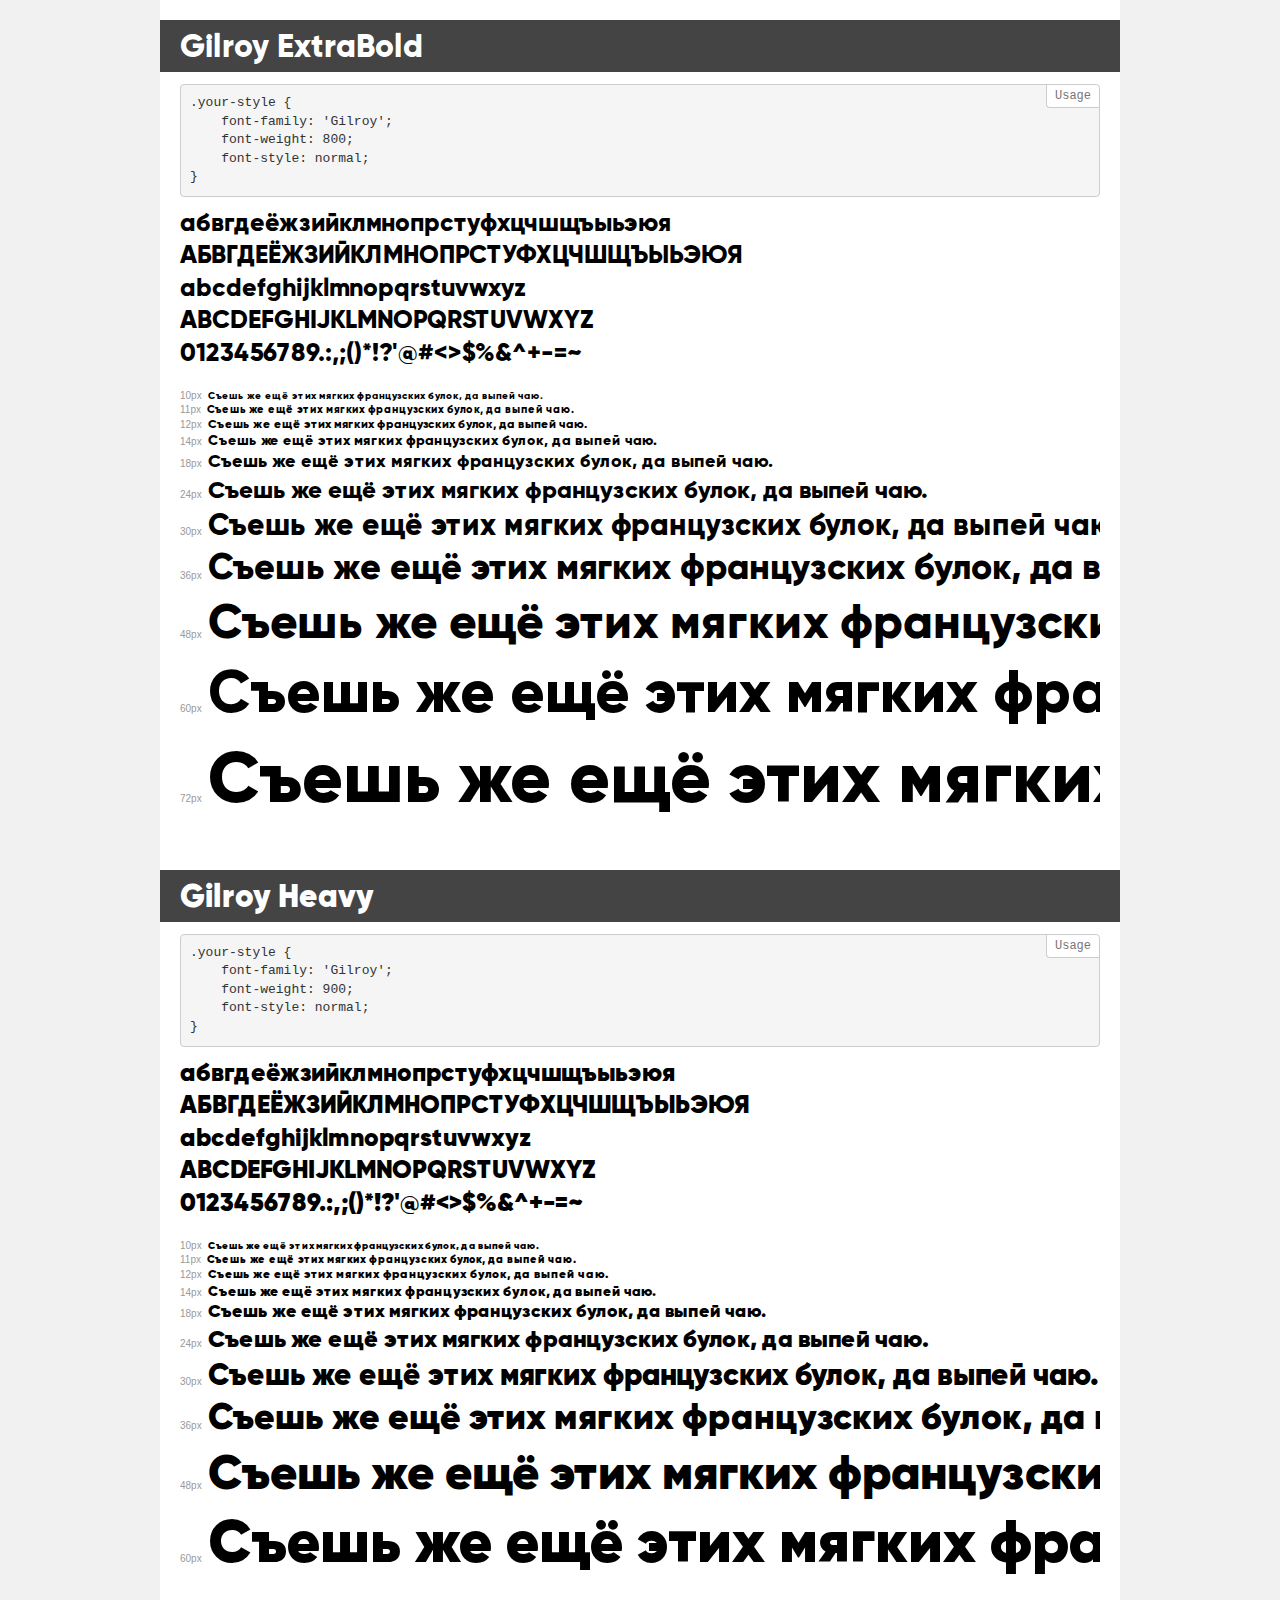
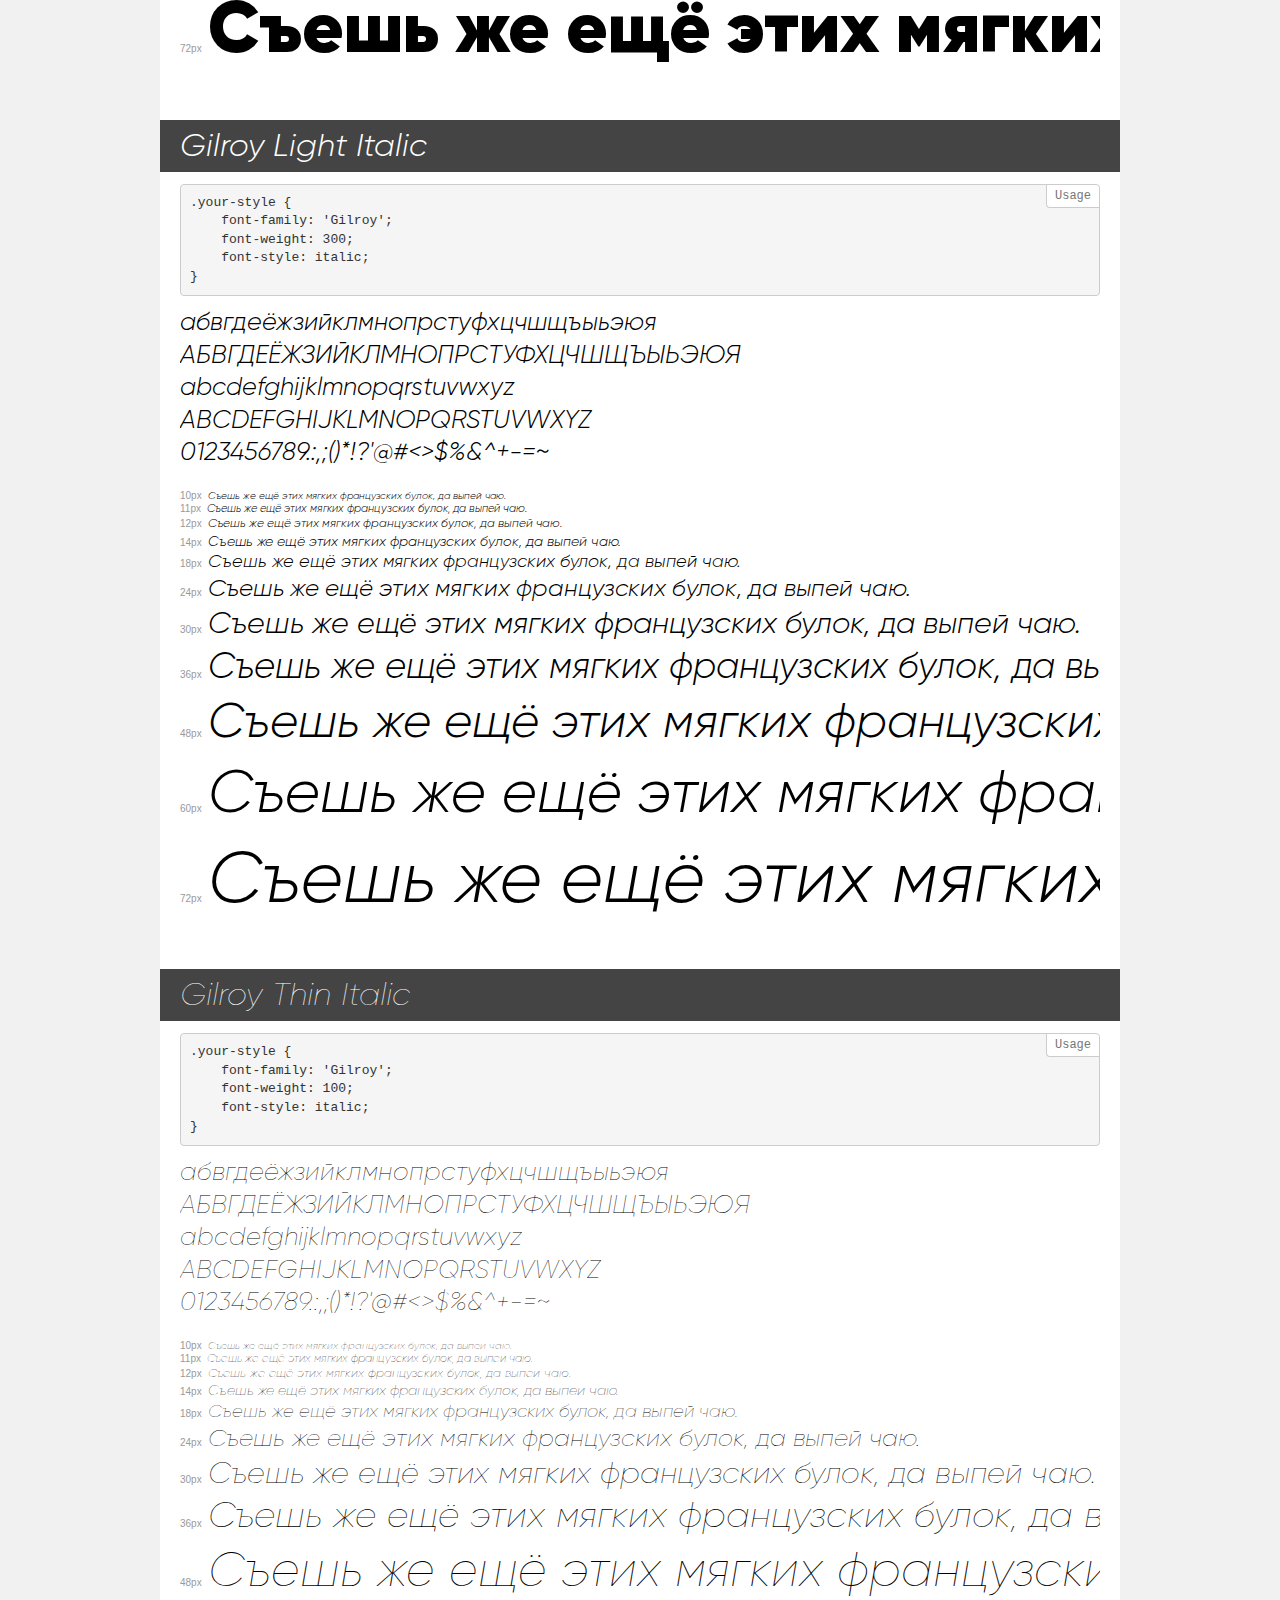
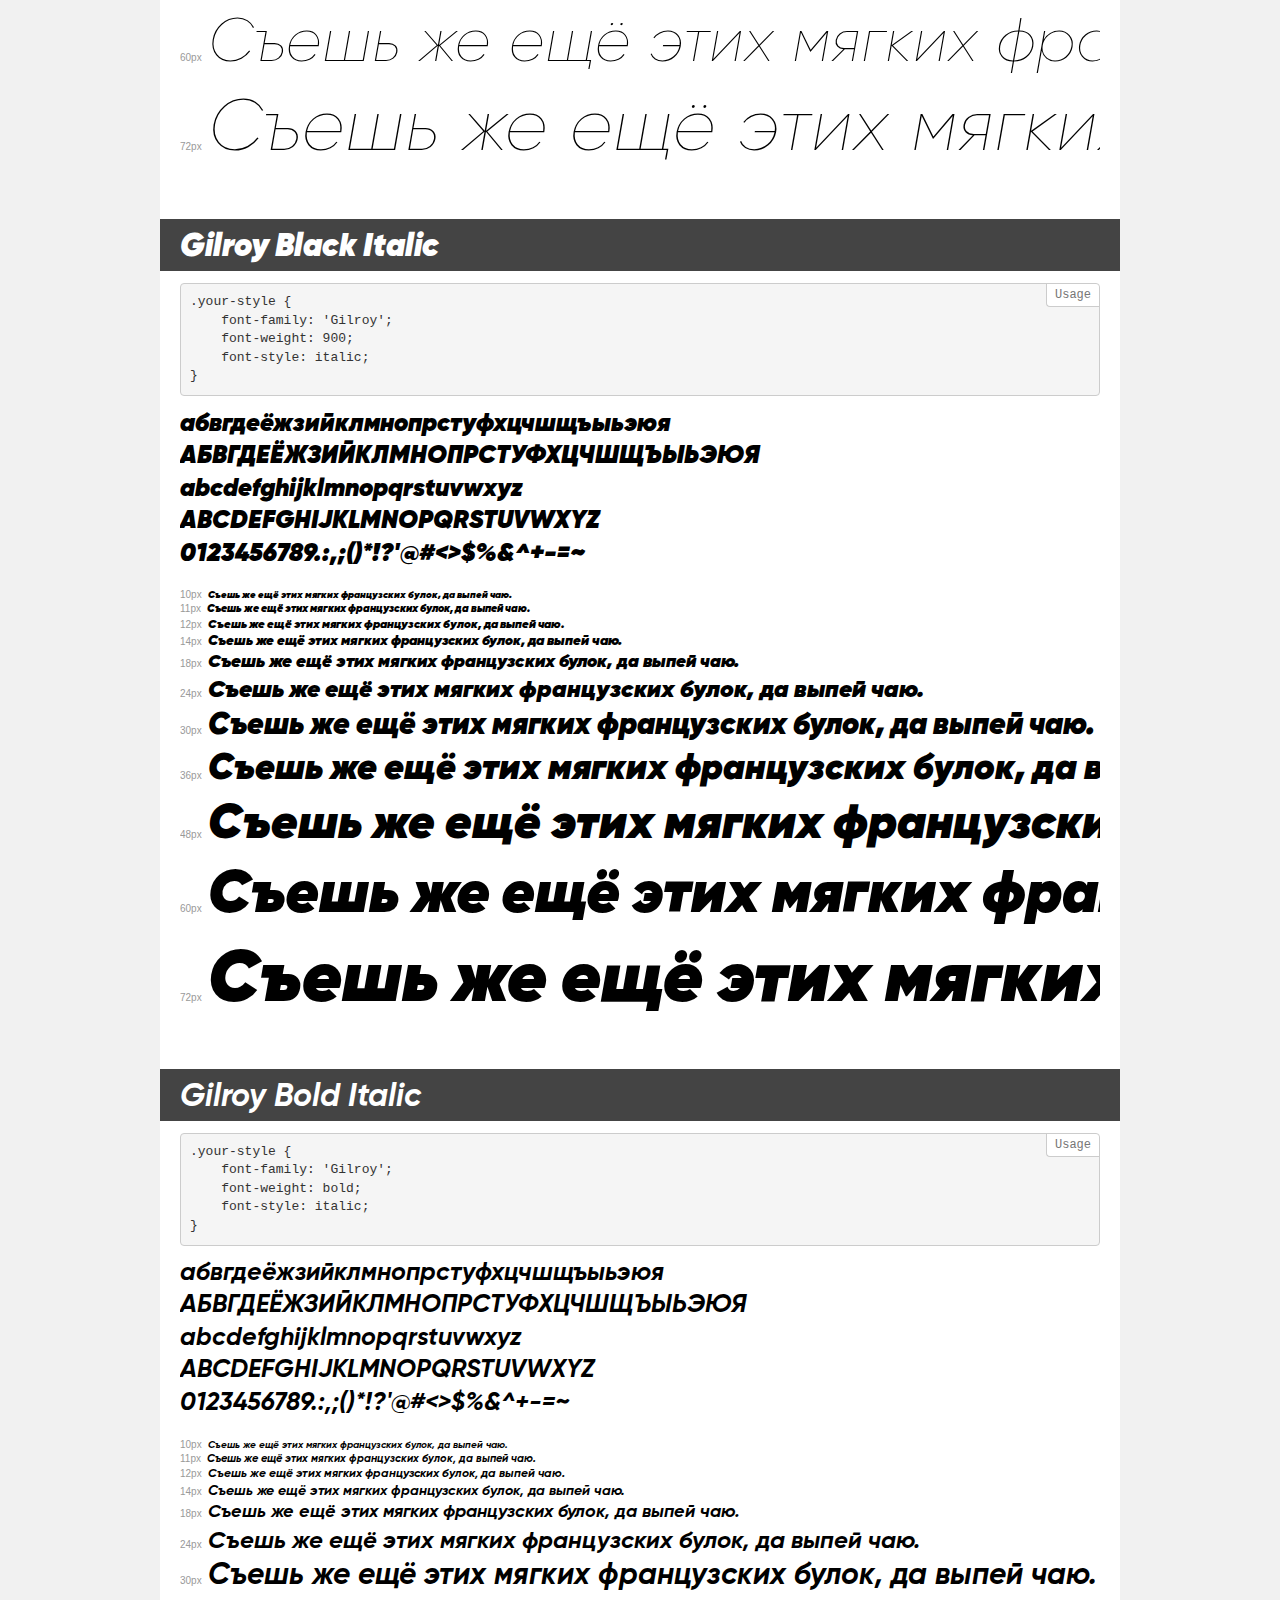
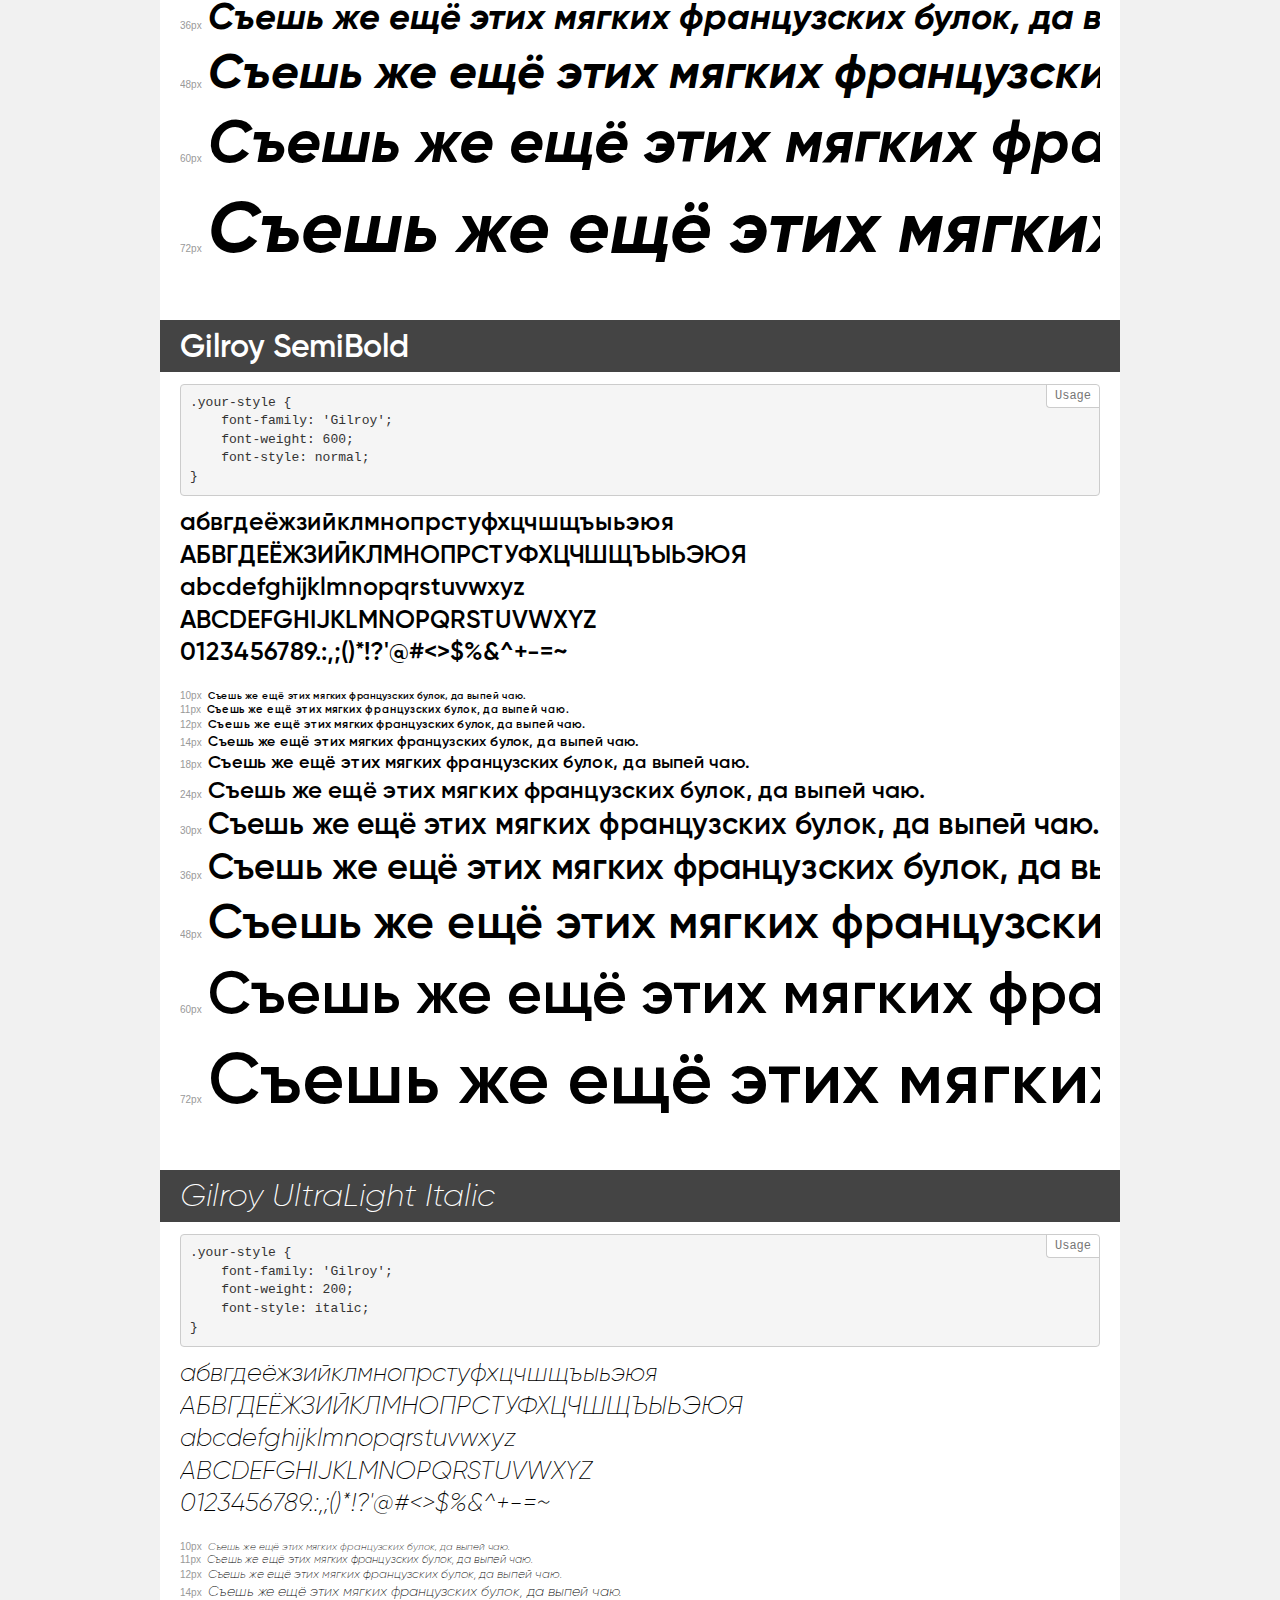
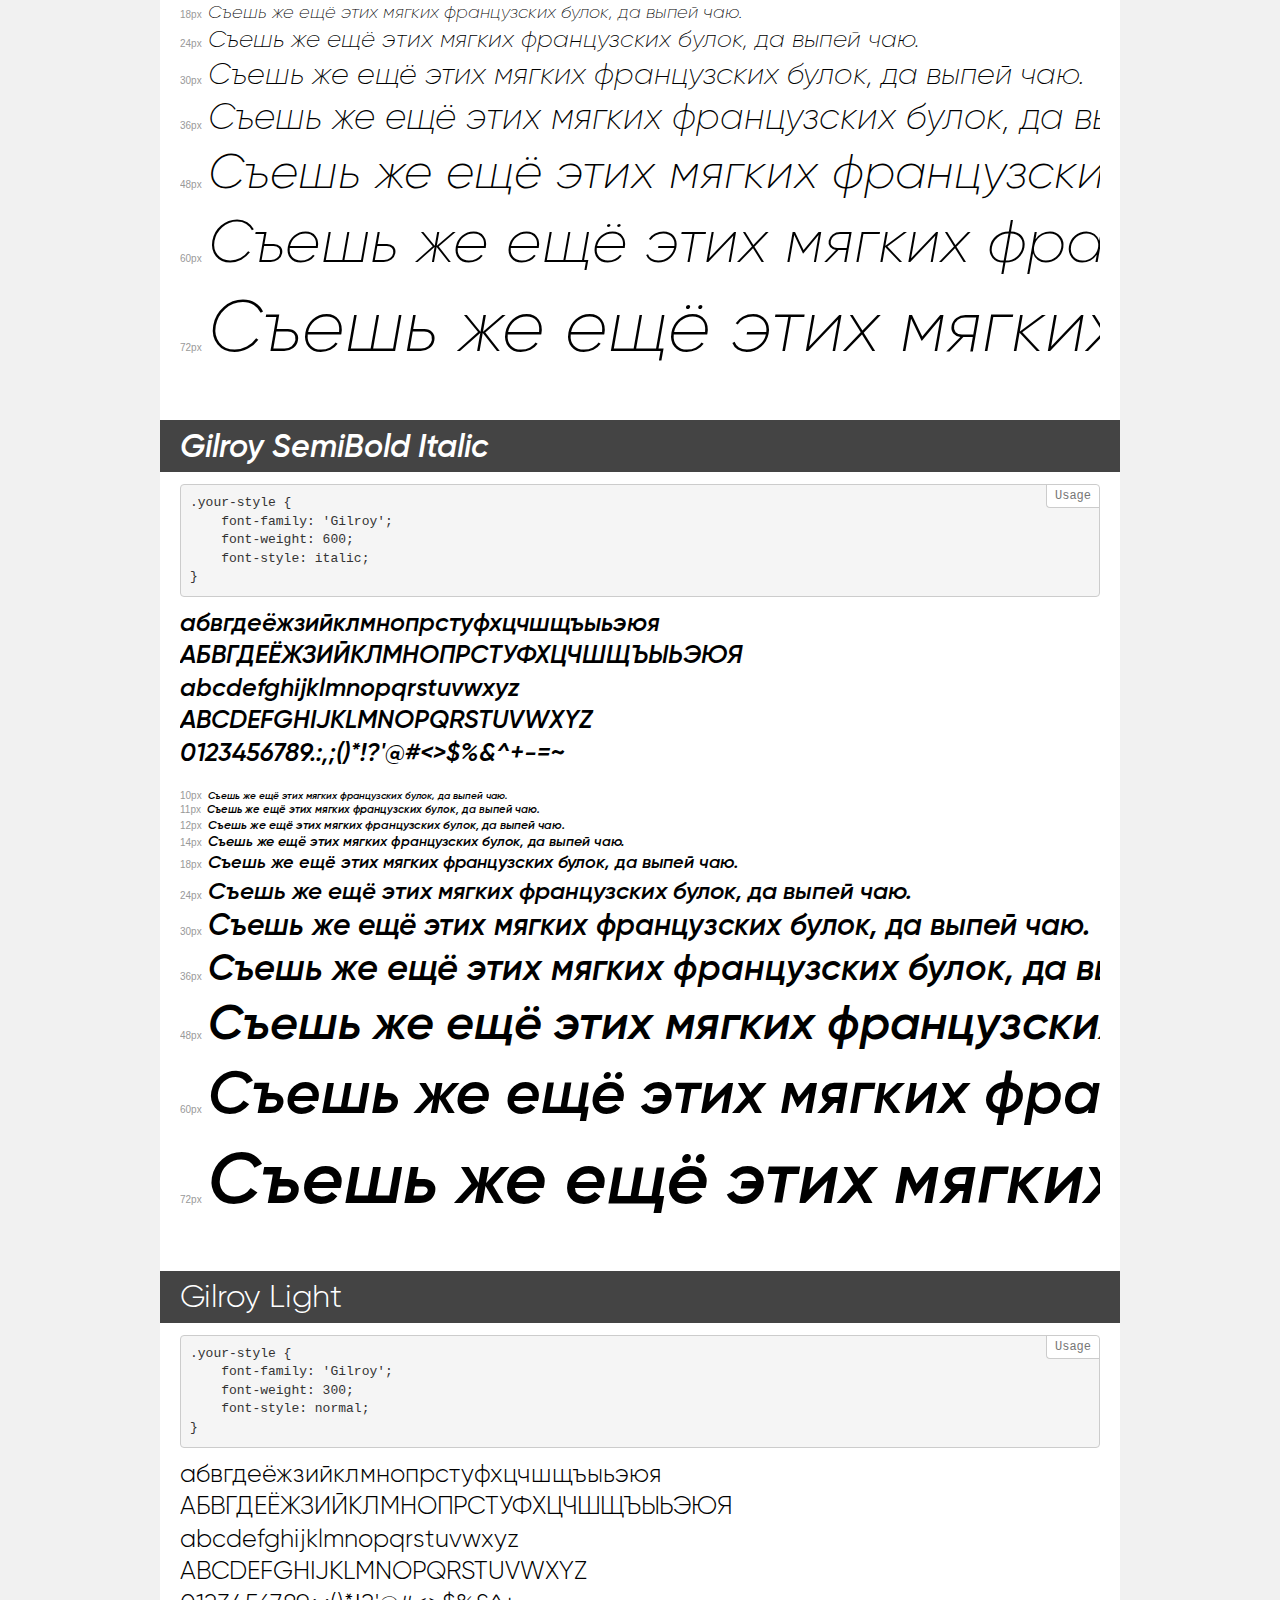
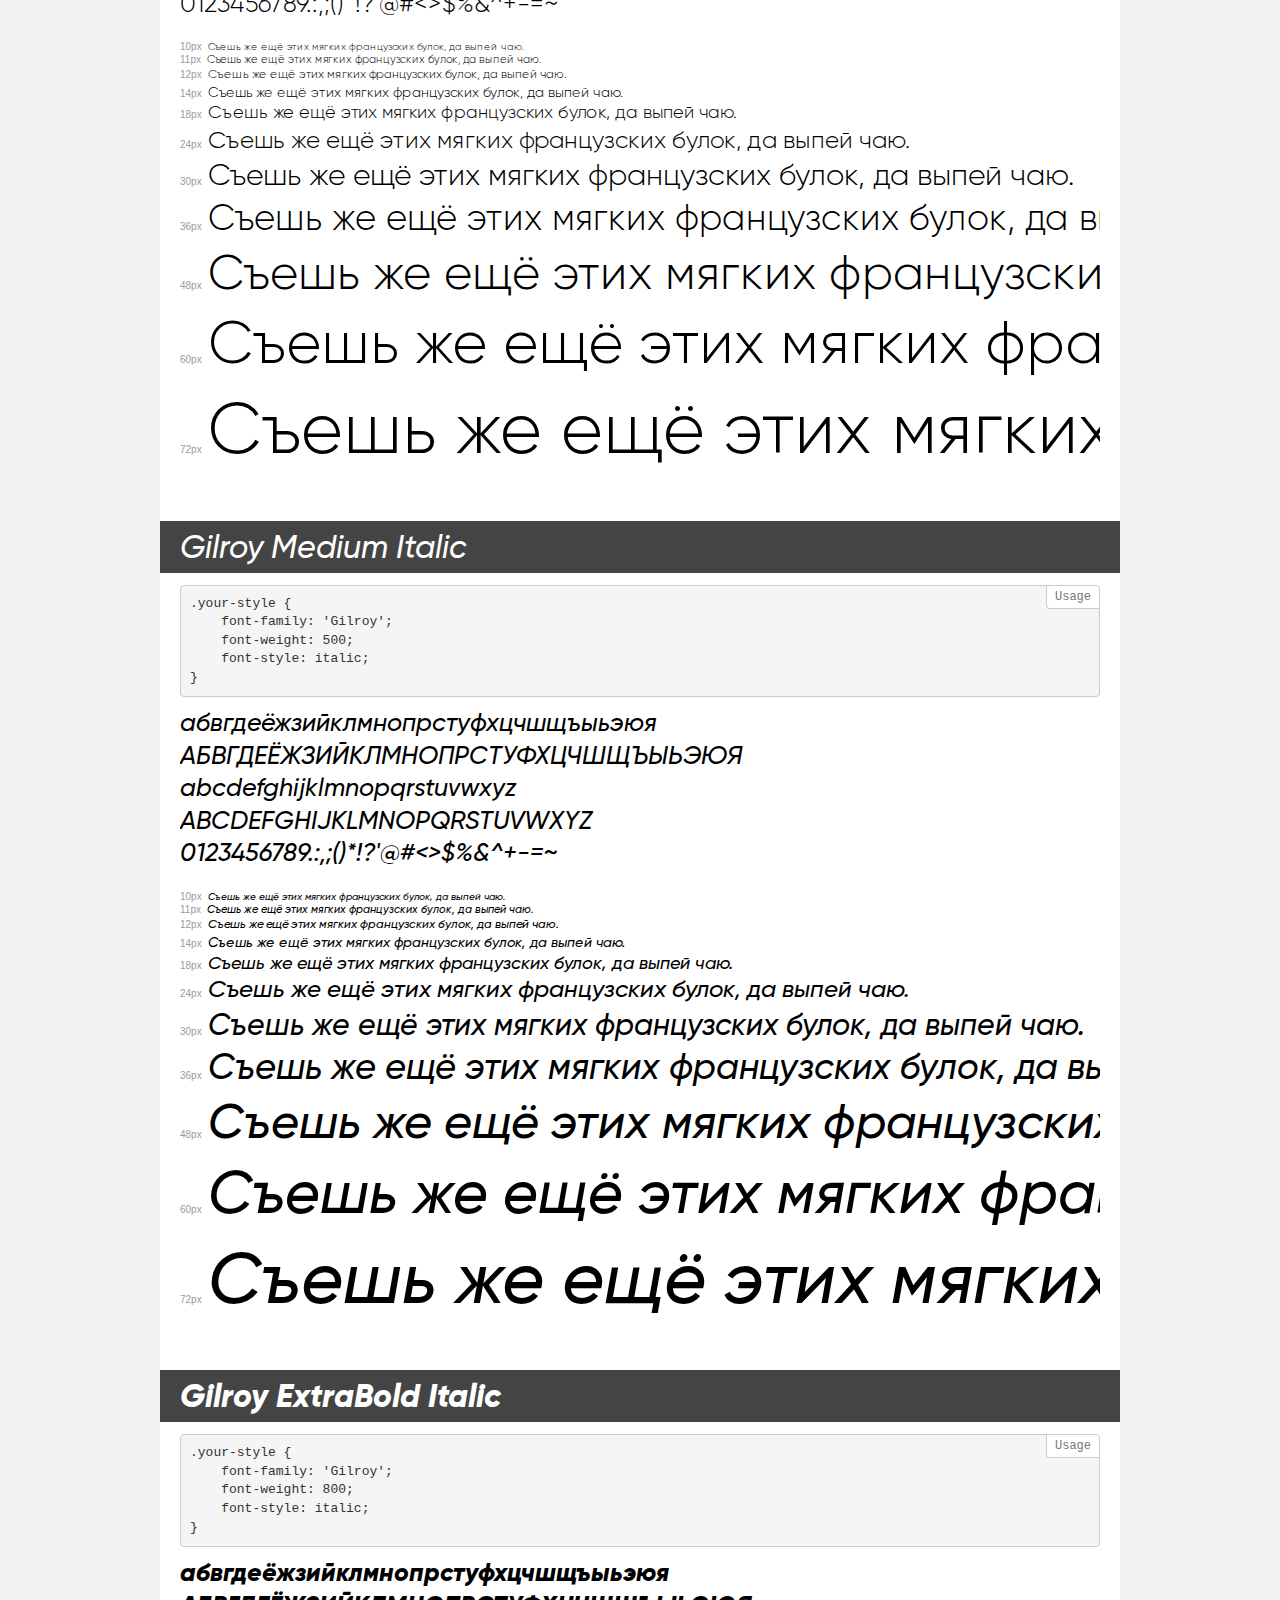
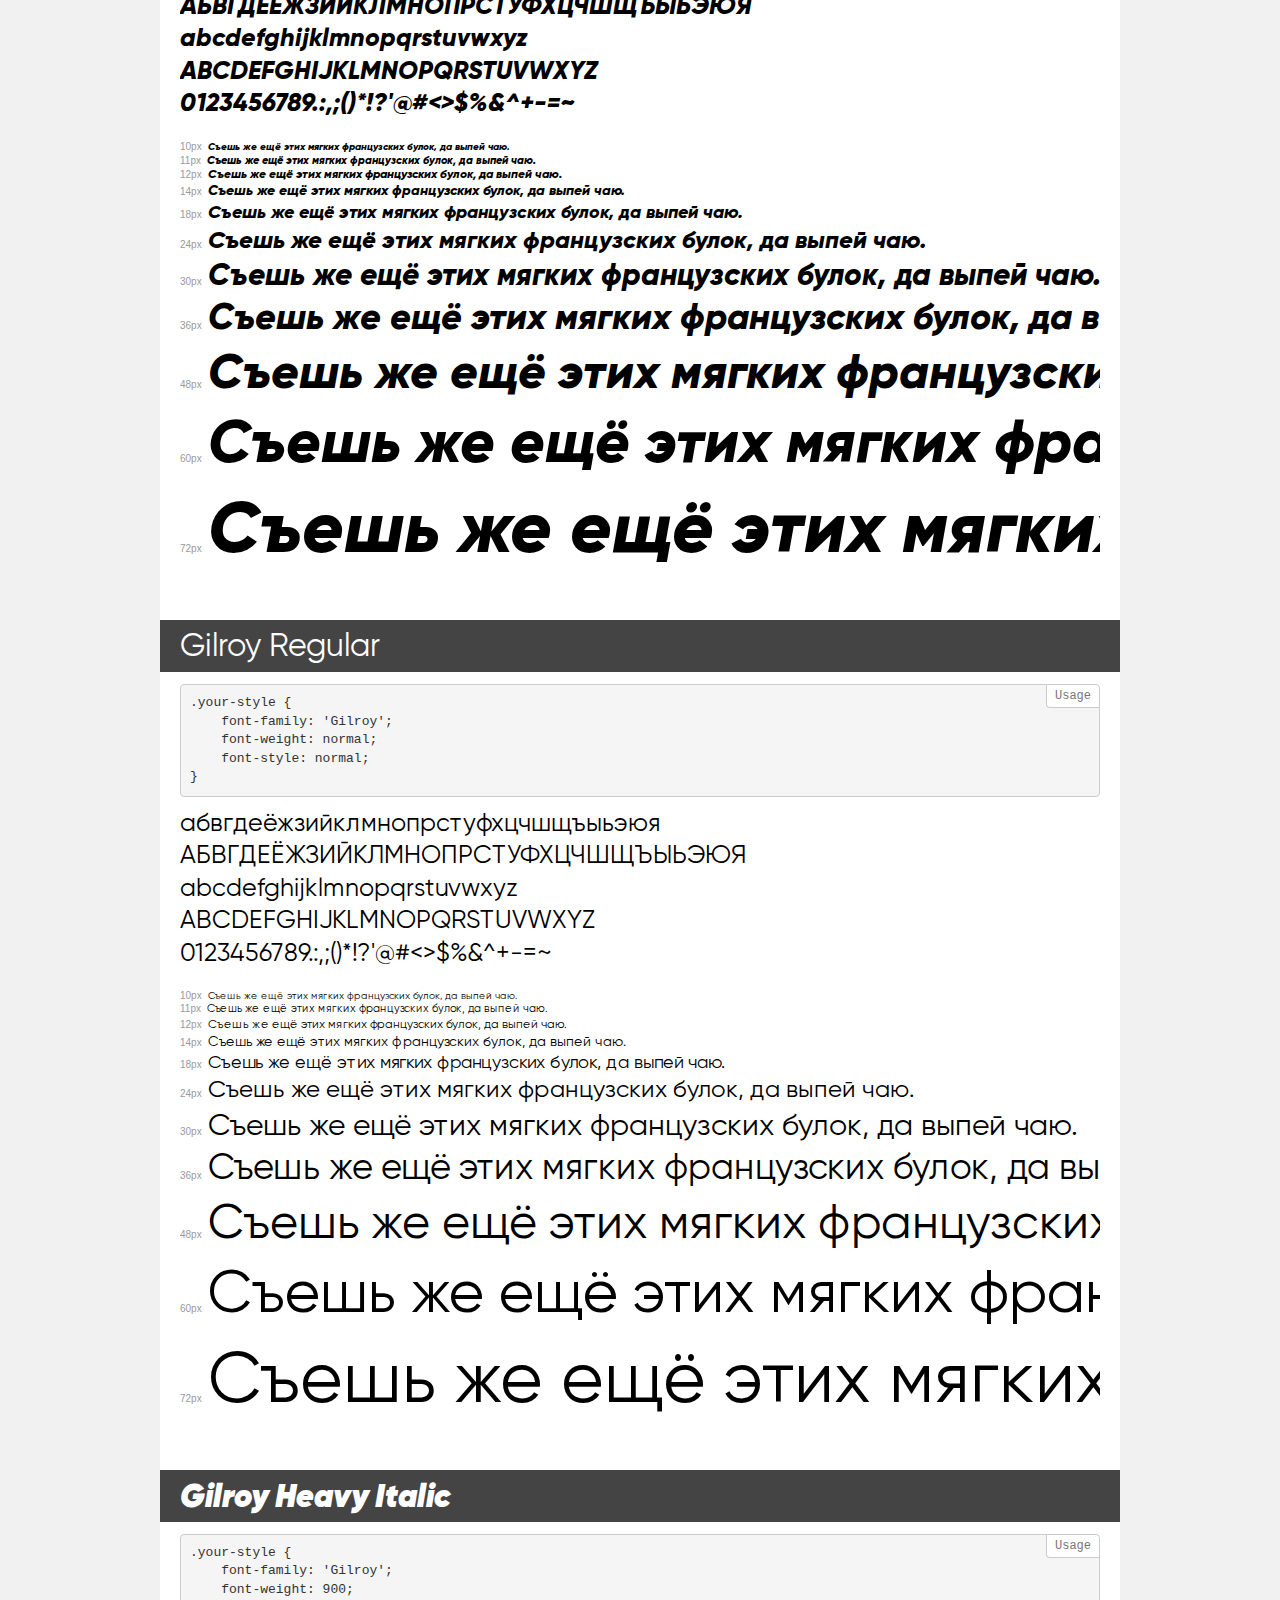
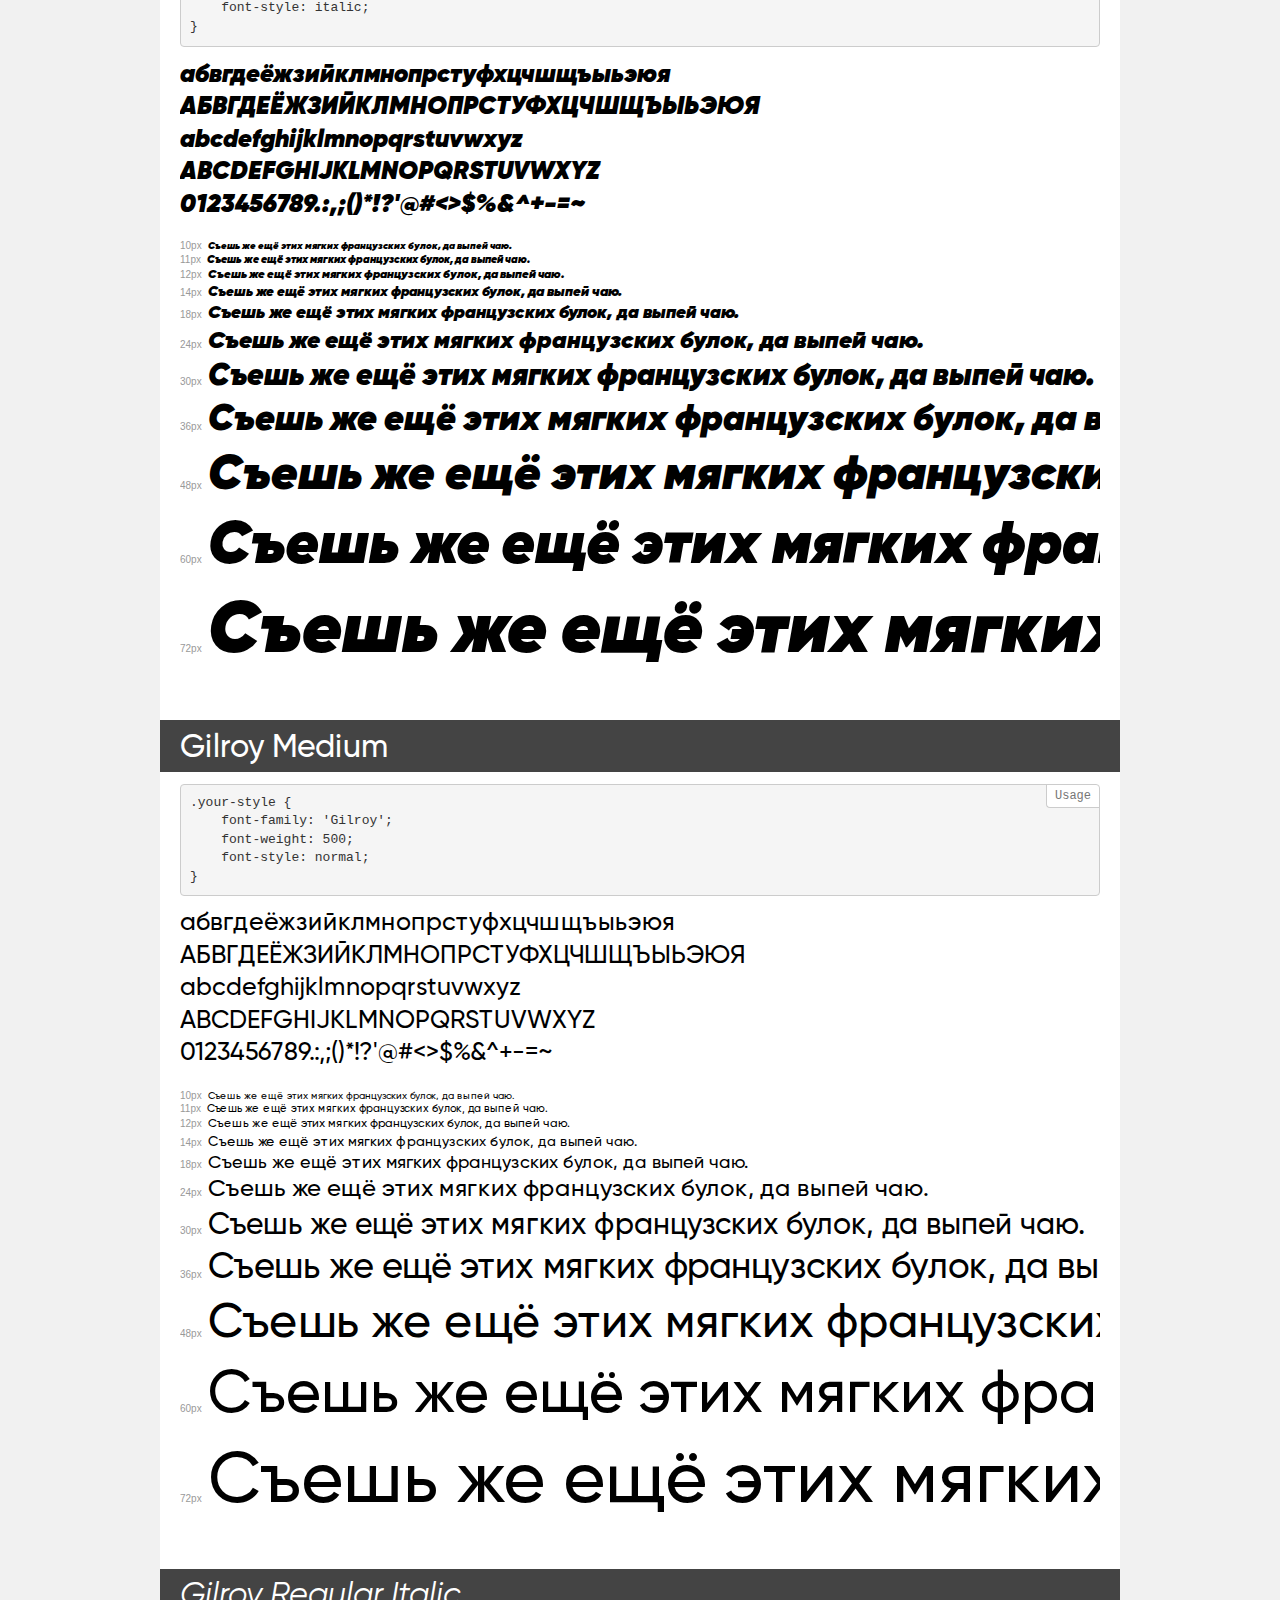
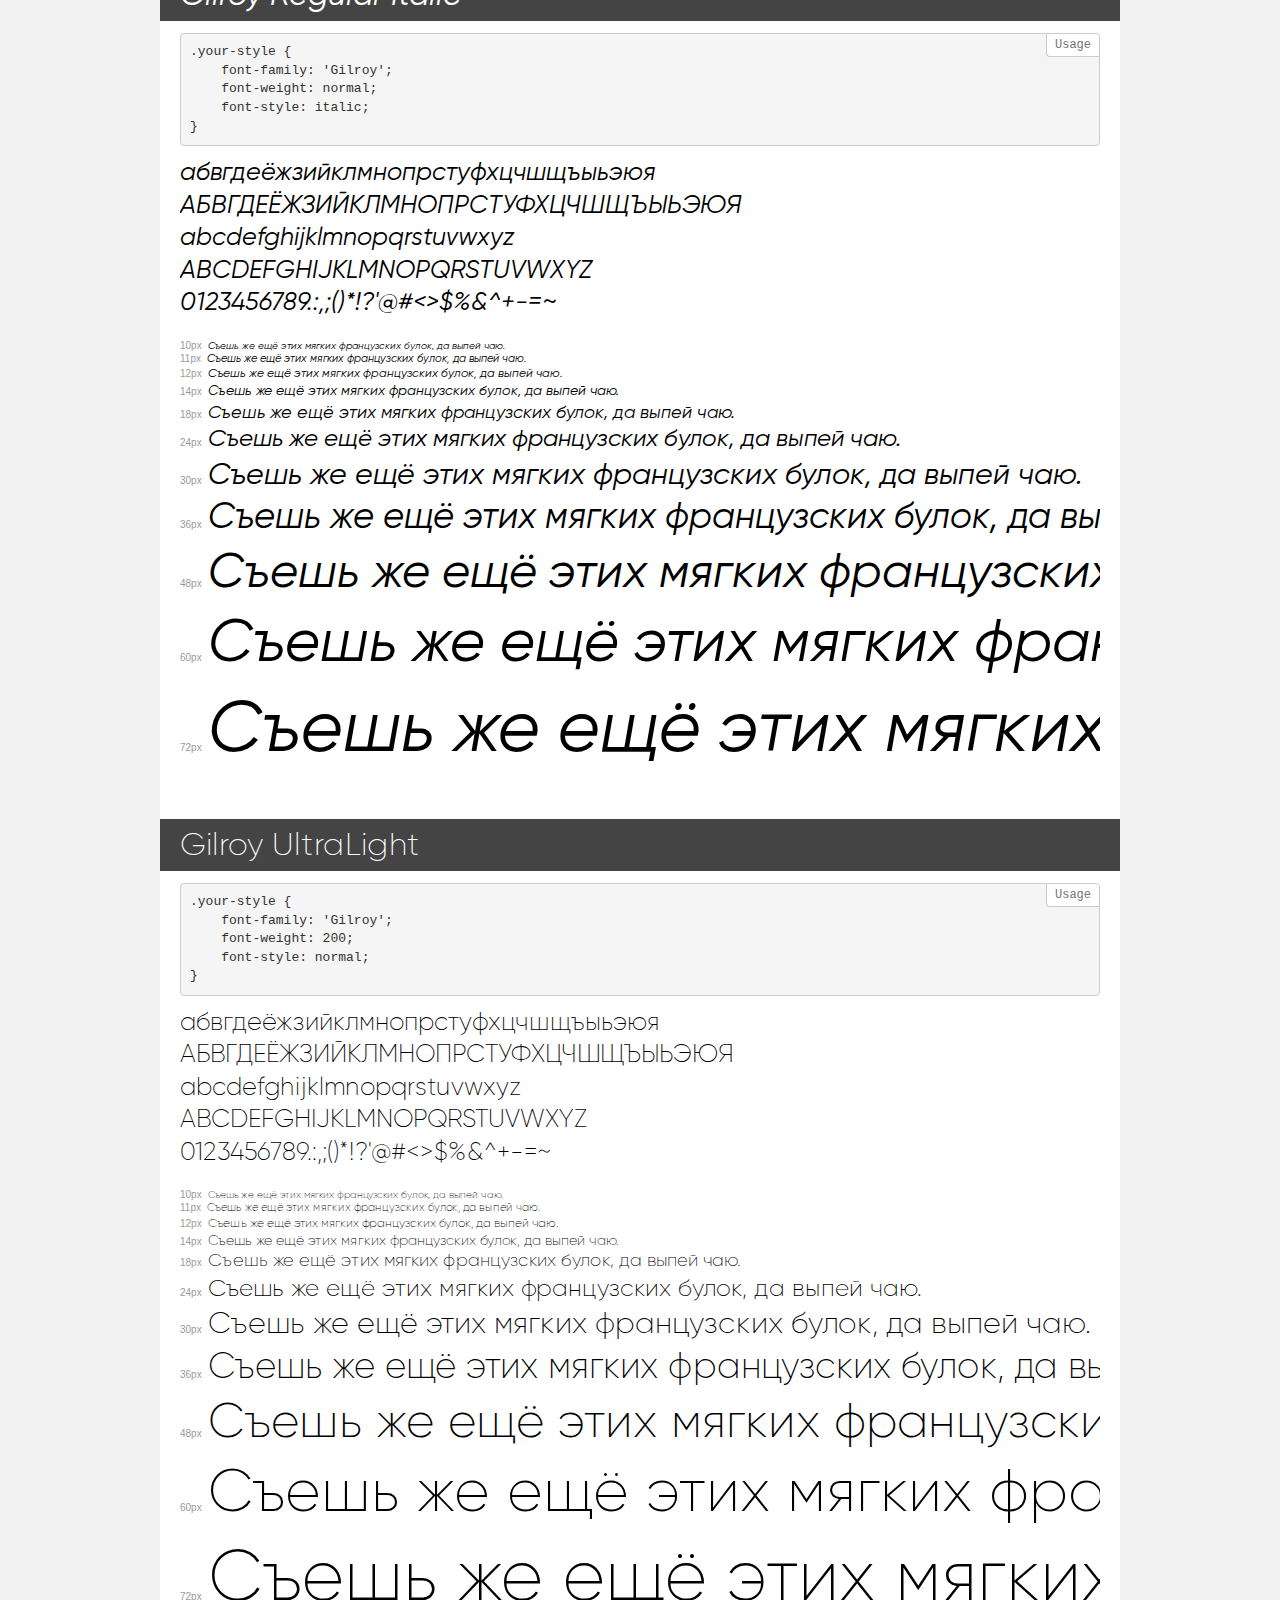
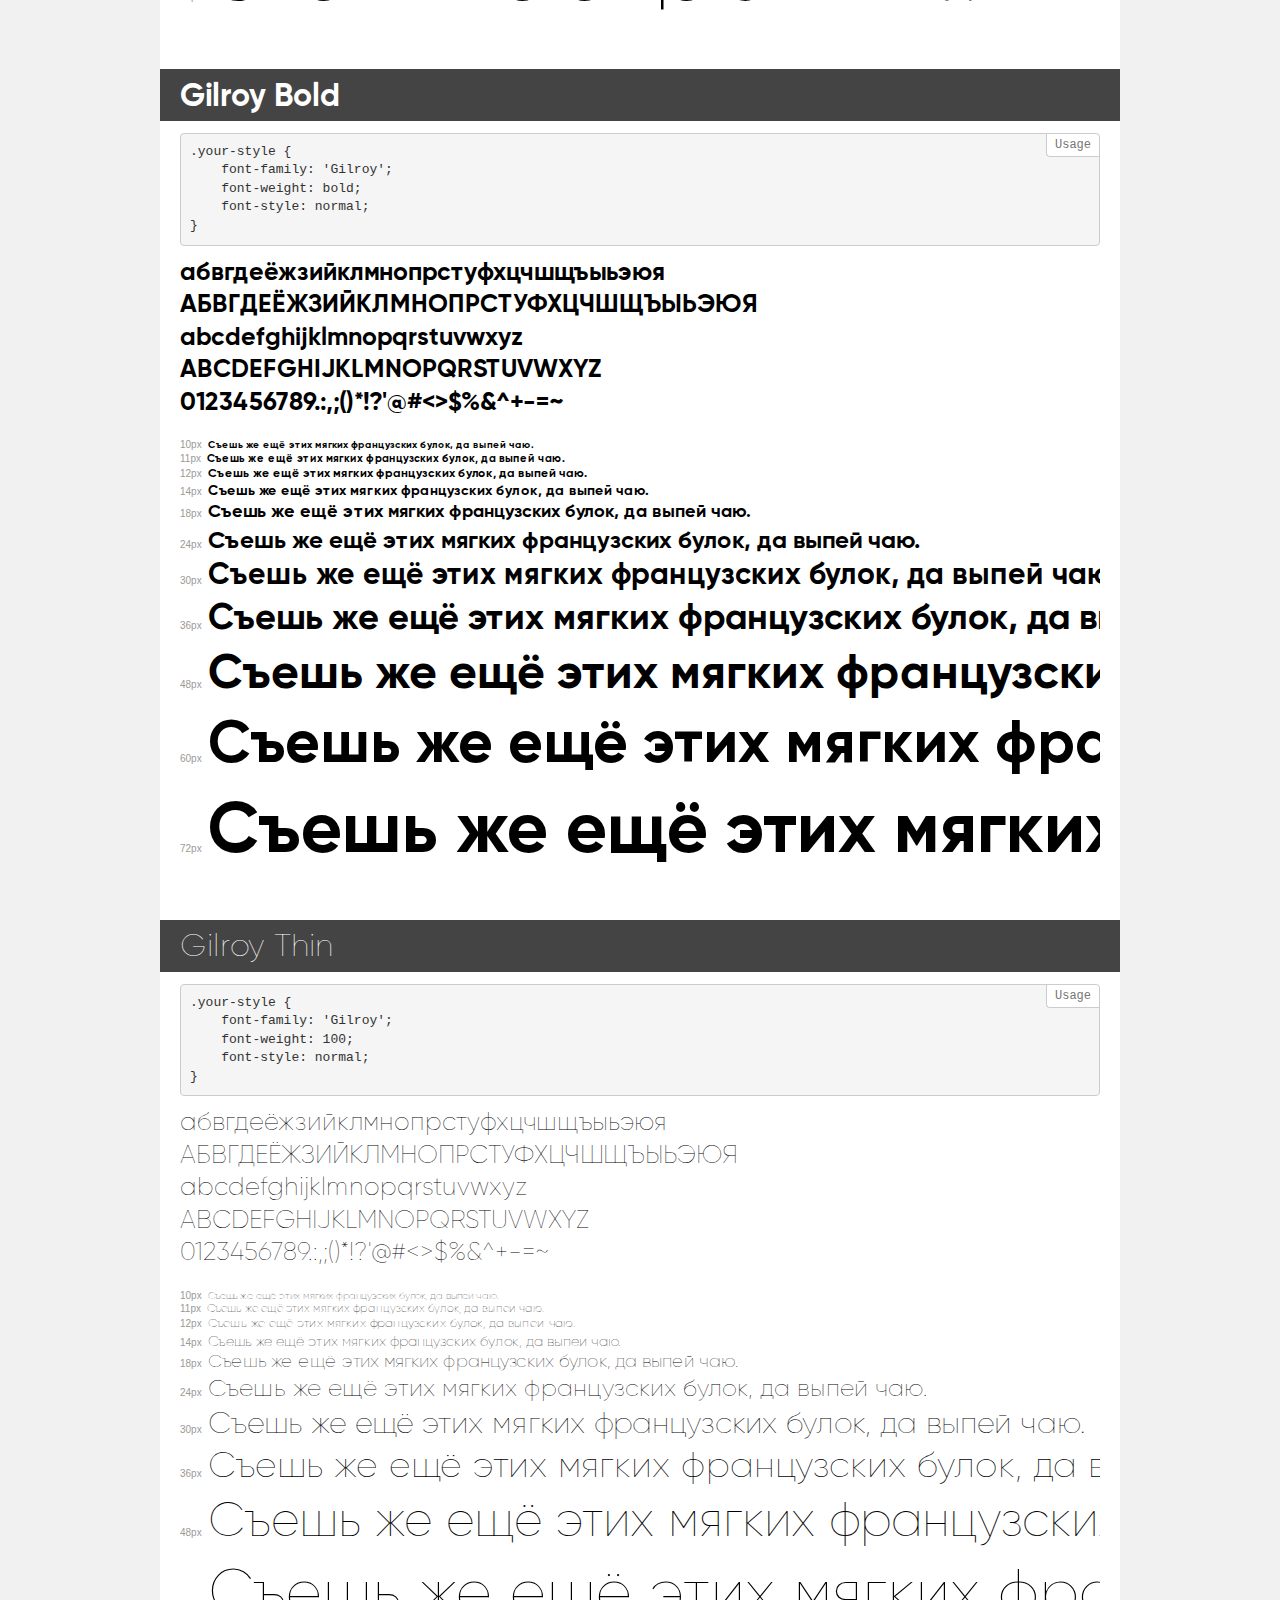
<file: font/Gilroy/demo.html>
<!DOCTYPE html>
<html>
<head>
    <meta charset="utf-8">
    <meta http-equiv="X-UA-Compatible" content="IE=edge">
    <meta name="viewport" content="width=device-width, initial-scale=1">
    <meta name="robots" content="noindex, noarchive">
    <meta name="format-detection" content="telephone=no">
    <title>Transfonter demo</title>
    <link href="stylesheet.css" rel="stylesheet">
    <style>
        /*
        http://meyerweb.com/eric/tools/css/reset/
        v2.0 | 20110126
        License: none (public domain)
        */
        html, body, div, span, applet, object, iframe,
        h1, h2, h3, h4, h5, h6, p, blockquote, pre,
        a, abbr, acronym, address, big, cite, code,
        del, dfn, em, img, ins, kbd, q, s, samp,
        small, strike, strong, sub, sup, tt, var,
        b, u, i, center,
        dl, dt, dd, ol, ul, li,
        fieldset, form, label, legend,
        table, caption, tbody, tfoot, thead, tr, th, td,
        article, aside, canvas, details, embed,
        figure, figcaption, footer, header, hgroup,
        menu, nav, output, ruby, section, summary,
        time, mark, audio, video {
            margin: 0;
            padding: 0;
            border: 0;
            font-size: 100%;
            font: inherit;
            vertical-align: baseline;
        }
        /* HTML5 display-role reset for older browsers */
        article, aside, details, figcaption, figure,
        footer, header, hgroup, menu, nav, section {
            display: block;
        }
        body {
            line-height: 1;
        }
        ol, ul {
            list-style: none;
        }
        blockquote, q {
            quotes: none;
        }
        blockquote:before, blockquote:after,
        q:before, q:after {
            content: '';
            content: none;
        }
        table {
            border-collapse: collapse;
            border-spacing: 0;
        }
        /* common styles */
        body {
            background: #f1f1f1;
            color: #000;
        }
        .page {
            background: #fff;
            width: 920px;
            margin: 0 auto;
            padding: 20px 20px 0 20px;
            overflow: hidden;
        }
        .font-container {
            overflow-x: auto;
            overflow-y: hidden;
            margin-bottom: 40px;
            line-height: 1.3;
            white-space: nowrap;
            padding-bottom: 5px;
        }
        h1 {
            position: relative;
            background: #444;
            font-size: 32px;
            color: #fff;
            padding: 10px 20px;
            margin: 0 -20px 12px -20px;
        }
        .letters {
            font-size: 25px;
            margin-bottom: 20px;
        }
        .s10:before {
            content: '10px';
        }
        .s11:before {
            content: '11px';
        }
        .s12:before {
            content: '12px';
        }
        .s14:before {
            content: '14px';
        }
        .s18:before {
            content: '18px';
        }
        .s24:before {
            content: '24px';
        }
        .s30:before {
            content: '30px';
        }
        .s36:before {
            content: '36px';
        }
        .s48:before {
            content: '48px';
        }
        .s60:before {
            content: '60px';
        }
        .s72:before {
            content: '72px';
        }
        .s10:before, .s11:before, .s12:before, .s14:before,
        .s18:before, .s24:before, .s30:before, .s36:before,
        .s48:before, .s60:before, .s72:before {
            font-family: Arial, sans-serif;
            font-size: 10px;
            font-weight: normal;
            font-style: normal;
            color: #999;
            padding-right: 6px;
        }
        pre {
            display: block;
            position: relative;
            padding: 9px;
            margin: 0 0 10px;
            font-family: Monaco, Menlo, Consolas, "Courier New", monospace !important;
            font-size: 13px;
            line-height: 1.428571429;
            color: #333;
            font-weight: normal !important;
            font-style: normal !important;
            background-color: #f5f5f5;
            border: 1px solid #ccc;
            overflow-x: auto;
            border-radius: 4px;
        }
        pre:after {
            display: block;
            position: absolute;
            right: 0;
            top: 0;
            content: 'Usage';
            line-height: 1;
            padding: 5px 8px;
            font-size: 12px;
            color: #767676;
            background-color: #fff;
            border: 1px solid #ccc;
            border-right: none;
            border-top: none;
            border-radius: 0 4px 0 4px;
            z-index: 10;
        }
        /* responsive */
        @media (max-width: 959px) {
            .page {
                width: auto;
                margin: 0;
            }
        }
    </style>
</head>
<body>
<div class="page">
    <div class="demo" style="font-family: 'Gilroy'; font-weight: 800; font-style: normal;">
        <h1>Gilroy ExtraBold</h1>
        <pre>.your-style {
    font-family: 'Gilroy';
    font-weight: 800;
    font-style: normal;
}</pre>
        <div class="font-container">
            <p class="letters">
                абвгдеёжзийклмнопрстуфхцчшщъыьэюя<br>
АБВГДЕЁЖЗИЙКЛМНОПРСТУФХЦЧШЩЪЫЬЭЮЯ<br>
abcdefghijklmnopqrstuvwxyz<br>
ABCDEFGHIJKLMNOPQRSTUVWXYZ<br>
                0123456789.:,;()*!?'@#<>$%&^+-=~
            </p>
            <p class="s10" style="font-size: 10px;">Съешь же ещё этих мягких французских булок, да выпей чаю.</p>
            <p class="s11" style="font-size: 11px;">Съешь же ещё этих мягких французских булок, да выпей чаю.</p>
            <p class="s12" style="font-size: 12px;">Съешь же ещё этих мягких французских булок, да выпей чаю.</p>
            <p class="s14" style="font-size: 14px;">Съешь же ещё этих мягких французских булок, да выпей чаю.</p>
            <p class="s18" style="font-size: 18px;">Съешь же ещё этих мягких французских булок, да выпей чаю.</p>
            <p class="s24" style="font-size: 24px;">Съешь же ещё этих мягких французских булок, да выпей чаю.</p>
            <p class="s30" style="font-size: 30px;">Съешь же ещё этих мягких французских булок, да выпей чаю.</p>
            <p class="s36" style="font-size: 36px;">Съешь же ещё этих мягких французских булок, да выпей чаю.</p>
            <p class="s48" style="font-size: 48px;">Съешь же ещё этих мягких французских булок, да выпей чаю.</p>
            <p class="s60" style="font-size: 60px;">Съешь же ещё этих мягких французских булок, да выпей чаю.</p>
            <p class="s72" style="font-size: 72px;">Съешь же ещё этих мягких французских булок, да выпей чаю.</p>
        </div>
    </div>
    <div class="demo" style="font-family: 'Gilroy'; font-weight: 900; font-style: normal;">
        <h1>Gilroy Heavy</h1>
        <pre>.your-style {
    font-family: 'Gilroy';
    font-weight: 900;
    font-style: normal;
}</pre>
        <div class="font-container">
            <p class="letters">
                абвгдеёжзийклмнопрстуфхцчшщъыьэюя<br>
АБВГДЕЁЖЗИЙКЛМНОПРСТУФХЦЧШЩЪЫЬЭЮЯ<br>
abcdefghijklmnopqrstuvwxyz<br>
ABCDEFGHIJKLMNOPQRSTUVWXYZ<br>
                0123456789.:,;()*!?'@#<>$%&^+-=~
            </p>
            <p class="s10" style="font-size: 10px;">Съешь же ещё этих мягких французских булок, да выпей чаю.</p>
            <p class="s11" style="font-size: 11px;">Съешь же ещё этих мягких французских булок, да выпей чаю.</p>
            <p class="s12" style="font-size: 12px;">Съешь же ещё этих мягких французских булок, да выпей чаю.</p>
            <p class="s14" style="font-size: 14px;">Съешь же ещё этих мягких французских булок, да выпей чаю.</p>
            <p class="s18" style="font-size: 18px;">Съешь же ещё этих мягких французских булок, да выпей чаю.</p>
            <p class="s24" style="font-size: 24px;">Съешь же ещё этих мягких французских булок, да выпей чаю.</p>
            <p class="s30" style="font-size: 30px;">Съешь же ещё этих мягких французских булок, да выпей чаю.</p>
            <p class="s36" style="font-size: 36px;">Съешь же ещё этих мягких французских булок, да выпей чаю.</p>
            <p class="s48" style="font-size: 48px;">Съешь же ещё этих мягких французских булок, да выпей чаю.</p>
            <p class="s60" style="font-size: 60px;">Съешь же ещё этих мягких французских булок, да выпей чаю.</p>
            <p class="s72" style="font-size: 72px;">Съешь же ещё этих мягких французских булок, да выпей чаю.</p>
        </div>
    </div>
    <div class="demo" style="font-family: 'Gilroy'; font-weight: 300; font-style: italic;">
        <h1>Gilroy Light Italic</h1>
        <pre>.your-style {
    font-family: 'Gilroy';
    font-weight: 300;
    font-style: italic;
}</pre>
        <div class="font-container">
            <p class="letters">
                абвгдеёжзийклмнопрстуфхцчшщъыьэюя<br>
АБВГДЕЁЖЗИЙКЛМНОПРСТУФХЦЧШЩЪЫЬЭЮЯ<br>
abcdefghijklmnopqrstuvwxyz<br>
ABCDEFGHIJKLMNOPQRSTUVWXYZ<br>
                0123456789.:,;()*!?'@#<>$%&^+-=~
            </p>
            <p class="s10" style="font-size: 10px;">Съешь же ещё этих мягких французских булок, да выпей чаю.</p>
            <p class="s11" style="font-size: 11px;">Съешь же ещё этих мягких французских булок, да выпей чаю.</p>
            <p class="s12" style="font-size: 12px;">Съешь же ещё этих мягких французских булок, да выпей чаю.</p>
            <p class="s14" style="font-size: 14px;">Съешь же ещё этих мягких французских булок, да выпей чаю.</p>
            <p class="s18" style="font-size: 18px;">Съешь же ещё этих мягких французских булок, да выпей чаю.</p>
            <p class="s24" style="font-size: 24px;">Съешь же ещё этих мягких французских булок, да выпей чаю.</p>
            <p class="s30" style="font-size: 30px;">Съешь же ещё этих мягких французских булок, да выпей чаю.</p>
            <p class="s36" style="font-size: 36px;">Съешь же ещё этих мягких французских булок, да выпей чаю.</p>
            <p class="s48" style="font-size: 48px;">Съешь же ещё этих мягких французских булок, да выпей чаю.</p>
            <p class="s60" style="font-size: 60px;">Съешь же ещё этих мягких французских булок, да выпей чаю.</p>
            <p class="s72" style="font-size: 72px;">Съешь же ещё этих мягких французских булок, да выпей чаю.</p>
        </div>
    </div>
    <div class="demo" style="font-family: 'Gilroy'; font-weight: 100; font-style: italic;">
        <h1>Gilroy Thin Italic</h1>
        <pre>.your-style {
    font-family: 'Gilroy';
    font-weight: 100;
    font-style: italic;
}</pre>
        <div class="font-container">
            <p class="letters">
                абвгдеёжзийклмнопрстуфхцчшщъыьэюя<br>
АБВГДЕЁЖЗИЙКЛМНОПРСТУФХЦЧШЩЪЫЬЭЮЯ<br>
abcdefghijklmnopqrstuvwxyz<br>
ABCDEFGHIJKLMNOPQRSTUVWXYZ<br>
                0123456789.:,;()*!?'@#<>$%&^+-=~
            </p>
            <p class="s10" style="font-size: 10px;">Съешь же ещё этих мягких французских булок, да выпей чаю.</p>
            <p class="s11" style="font-size: 11px;">Съешь же ещё этих мягких французских булок, да выпей чаю.</p>
            <p class="s12" style="font-size: 12px;">Съешь же ещё этих мягких французских булок, да выпей чаю.</p>
            <p class="s14" style="font-size: 14px;">Съешь же ещё этих мягких французских булок, да выпей чаю.</p>
            <p class="s18" style="font-size: 18px;">Съешь же ещё этих мягких французских булок, да выпей чаю.</p>
            <p class="s24" style="font-size: 24px;">Съешь же ещё этих мягких французских булок, да выпей чаю.</p>
            <p class="s30" style="font-size: 30px;">Съешь же ещё этих мягких французских булок, да выпей чаю.</p>
            <p class="s36" style="font-size: 36px;">Съешь же ещё этих мягких французских булок, да выпей чаю.</p>
            <p class="s48" style="font-size: 48px;">Съешь же ещё этих мягких французских булок, да выпей чаю.</p>
            <p class="s60" style="font-size: 60px;">Съешь же ещё этих мягких французских булок, да выпей чаю.</p>
            <p class="s72" style="font-size: 72px;">Съешь же ещё этих мягких французских булок, да выпей чаю.</p>
        </div>
    </div>
    <div class="demo" style="font-family: 'Gilroy'; font-weight: 900; font-style: italic;">
        <h1>Gilroy Black Italic</h1>
        <pre>.your-style {
    font-family: 'Gilroy';
    font-weight: 900;
    font-style: italic;
}</pre>
        <div class="font-container">
            <p class="letters">
                абвгдеёжзийклмнопрстуфхцчшщъыьэюя<br>
АБВГДЕЁЖЗИЙКЛМНОПРСТУФХЦЧШЩЪЫЬЭЮЯ<br>
abcdefghijklmnopqrstuvwxyz<br>
ABCDEFGHIJKLMNOPQRSTUVWXYZ<br>
                0123456789.:,;()*!?'@#<>$%&^+-=~
            </p>
            <p class="s10" style="font-size: 10px;">Съешь же ещё этих мягких французских булок, да выпей чаю.</p>
            <p class="s11" style="font-size: 11px;">Съешь же ещё этих мягких французских булок, да выпей чаю.</p>
            <p class="s12" style="font-size: 12px;">Съешь же ещё этих мягких французских булок, да выпей чаю.</p>
            <p class="s14" style="font-size: 14px;">Съешь же ещё этих мягких французских булок, да выпей чаю.</p>
            <p class="s18" style="font-size: 18px;">Съешь же ещё этих мягких французских булок, да выпей чаю.</p>
            <p class="s24" style="font-size: 24px;">Съешь же ещё этих мягких французских булок, да выпей чаю.</p>
            <p class="s30" style="font-size: 30px;">Съешь же ещё этих мягких французских булок, да выпей чаю.</p>
            <p class="s36" style="font-size: 36px;">Съешь же ещё этих мягких французских булок, да выпей чаю.</p>
            <p class="s48" style="font-size: 48px;">Съешь же ещё этих мягких французских булок, да выпей чаю.</p>
            <p class="s60" style="font-size: 60px;">Съешь же ещё этих мягких французских булок, да выпей чаю.</p>
            <p class="s72" style="font-size: 72px;">Съешь же ещё этих мягких французских булок, да выпей чаю.</p>
        </div>
    </div>
    <div class="demo" style="font-family: 'Gilroy'; font-weight: bold; font-style: italic;">
        <h1>Gilroy Bold Italic</h1>
        <pre>.your-style {
    font-family: 'Gilroy';
    font-weight: bold;
    font-style: italic;
}</pre>
        <div class="font-container">
            <p class="letters">
                абвгдеёжзийклмнопрстуфхцчшщъыьэюя<br>
АБВГДЕЁЖЗИЙКЛМНОПРСТУФХЦЧШЩЪЫЬЭЮЯ<br>
abcdefghijklmnopqrstuvwxyz<br>
ABCDEFGHIJKLMNOPQRSTUVWXYZ<br>
                0123456789.:,;()*!?'@#<>$%&^+-=~
            </p>
            <p class="s10" style="font-size: 10px;">Съешь же ещё этих мягких французских булок, да выпей чаю.</p>
            <p class="s11" style="font-size: 11px;">Съешь же ещё этих мягких французских булок, да выпей чаю.</p>
            <p class="s12" style="font-size: 12px;">Съешь же ещё этих мягких французских булок, да выпей чаю.</p>
            <p class="s14" style="font-size: 14px;">Съешь же ещё этих мягких французских булок, да выпей чаю.</p>
            <p class="s18" style="font-size: 18px;">Съешь же ещё этих мягких французских булок, да выпей чаю.</p>
            <p class="s24" style="font-size: 24px;">Съешь же ещё этих мягких французских булок, да выпей чаю.</p>
            <p class="s30" style="font-size: 30px;">Съешь же ещё этих мягких французских булок, да выпей чаю.</p>
            <p class="s36" style="font-size: 36px;">Съешь же ещё этих мягких французских булок, да выпей чаю.</p>
            <p class="s48" style="font-size: 48px;">Съешь же ещё этих мягких французских булок, да выпей чаю.</p>
            <p class="s60" style="font-size: 60px;">Съешь же ещё этих мягких французских булок, да выпей чаю.</p>
            <p class="s72" style="font-size: 72px;">Съешь же ещё этих мягких французских булок, да выпей чаю.</p>
        </div>
    </div>
    <div class="demo" style="font-family: 'Gilroy'; font-weight: 600; font-style: normal;">
        <h1>Gilroy SemiBold</h1>
        <pre>.your-style {
    font-family: 'Gilroy';
    font-weight: 600;
    font-style: normal;
}</pre>
        <div class="font-container">
            <p class="letters">
                абвгдеёжзийклмнопрстуфхцчшщъыьэюя<br>
АБВГДЕЁЖЗИЙКЛМНОПРСТУФХЦЧШЩЪЫЬЭЮЯ<br>
abcdefghijklmnopqrstuvwxyz<br>
ABCDEFGHIJKLMNOPQRSTUVWXYZ<br>
                0123456789.:,;()*!?'@#<>$%&^+-=~
            </p>
            <p class="s10" style="font-size: 10px;">Съешь же ещё этих мягких французских булок, да выпей чаю.</p>
            <p class="s11" style="font-size: 11px;">Съешь же ещё этих мягких французских булок, да выпей чаю.</p>
            <p class="s12" style="font-size: 12px;">Съешь же ещё этих мягких французских булок, да выпей чаю.</p>
            <p class="s14" style="font-size: 14px;">Съешь же ещё этих мягких французских булок, да выпей чаю.</p>
            <p class="s18" style="font-size: 18px;">Съешь же ещё этих мягких французских булок, да выпей чаю.</p>
            <p class="s24" style="font-size: 24px;">Съешь же ещё этих мягких французских булок, да выпей чаю.</p>
            <p class="s30" style="font-size: 30px;">Съешь же ещё этих мягких французских булок, да выпей чаю.</p>
            <p class="s36" style="font-size: 36px;">Съешь же ещё этих мягких французских булок, да выпей чаю.</p>
            <p class="s48" style="font-size: 48px;">Съешь же ещё этих мягких французских булок, да выпей чаю.</p>
            <p class="s60" style="font-size: 60px;">Съешь же ещё этих мягких французских булок, да выпей чаю.</p>
            <p class="s72" style="font-size: 72px;">Съешь же ещё этих мягких французских булок, да выпей чаю.</p>
        </div>
    </div>
    <div class="demo" style="font-family: 'Gilroy'; font-weight: 200; font-style: italic;">
        <h1>Gilroy UltraLight Italic</h1>
        <pre>.your-style {
    font-family: 'Gilroy';
    font-weight: 200;
    font-style: italic;
}</pre>
        <div class="font-container">
            <p class="letters">
                абвгдеёжзийклмнопрстуфхцчшщъыьэюя<br>
АБВГДЕЁЖЗИЙКЛМНОПРСТУФХЦЧШЩЪЫЬЭЮЯ<br>
abcdefghijklmnopqrstuvwxyz<br>
ABCDEFGHIJKLMNOPQRSTUVWXYZ<br>
                0123456789.:,;()*!?'@#<>$%&^+-=~
            </p>
            <p class="s10" style="font-size: 10px;">Съешь же ещё этих мягких французских булок, да выпей чаю.</p>
            <p class="s11" style="font-size: 11px;">Съешь же ещё этих мягких французских булок, да выпей чаю.</p>
            <p class="s12" style="font-size: 12px;">Съешь же ещё этих мягких французских булок, да выпей чаю.</p>
            <p class="s14" style="font-size: 14px;">Съешь же ещё этих мягких французских булок, да выпей чаю.</p>
            <p class="s18" style="font-size: 18px;">Съешь же ещё этих мягких французских булок, да выпей чаю.</p>
            <p class="s24" style="font-size: 24px;">Съешь же ещё этих мягких французских булок, да выпей чаю.</p>
            <p class="s30" style="font-size: 30px;">Съешь же ещё этих мягких французских булок, да выпей чаю.</p>
            <p class="s36" style="font-size: 36px;">Съешь же ещё этих мягких французских булок, да выпей чаю.</p>
            <p class="s48" style="font-size: 48px;">Съешь же ещё этих мягких французских булок, да выпей чаю.</p>
            <p class="s60" style="font-size: 60px;">Съешь же ещё этих мягких французских булок, да выпей чаю.</p>
            <p class="s72" style="font-size: 72px;">Съешь же ещё этих мягких французских булок, да выпей чаю.</p>
        </div>
    </div>
    <div class="demo" style="font-family: 'Gilroy'; font-weight: 600; font-style: italic;">
        <h1>Gilroy SemiBold Italic</h1>
        <pre>.your-style {
    font-family: 'Gilroy';
    font-weight: 600;
    font-style: italic;
}</pre>
        <div class="font-container">
            <p class="letters">
                абвгдеёжзийклмнопрстуфхцчшщъыьэюя<br>
АБВГДЕЁЖЗИЙКЛМНОПРСТУФХЦЧШЩЪЫЬЭЮЯ<br>
abcdefghijklmnopqrstuvwxyz<br>
ABCDEFGHIJKLMNOPQRSTUVWXYZ<br>
                0123456789.:,;()*!?'@#<>$%&^+-=~
            </p>
            <p class="s10" style="font-size: 10px;">Съешь же ещё этих мягких французских булок, да выпей чаю.</p>
            <p class="s11" style="font-size: 11px;">Съешь же ещё этих мягких французских булок, да выпей чаю.</p>
            <p class="s12" style="font-size: 12px;">Съешь же ещё этих мягких французских булок, да выпей чаю.</p>
            <p class="s14" style="font-size: 14px;">Съешь же ещё этих мягких французских булок, да выпей чаю.</p>
            <p class="s18" style="font-size: 18px;">Съешь же ещё этих мягких французских булок, да выпей чаю.</p>
            <p class="s24" style="font-size: 24px;">Съешь же ещё этих мягких французских булок, да выпей чаю.</p>
            <p class="s30" style="font-size: 30px;">Съешь же ещё этих мягких французских булок, да выпей чаю.</p>
            <p class="s36" style="font-size: 36px;">Съешь же ещё этих мягких французских булок, да выпей чаю.</p>
            <p class="s48" style="font-size: 48px;">Съешь же ещё этих мягких французских булок, да выпей чаю.</p>
            <p class="s60" style="font-size: 60px;">Съешь же ещё этих мягких французских булок, да выпей чаю.</p>
            <p class="s72" style="font-size: 72px;">Съешь же ещё этих мягких французских булок, да выпей чаю.</p>
        </div>
    </div>
    <div class="demo" style="font-family: 'Gilroy'; font-weight: 300; font-style: normal;">
        <h1>Gilroy Light</h1>
        <pre>.your-style {
    font-family: 'Gilroy';
    font-weight: 300;
    font-style: normal;
}</pre>
        <div class="font-container">
            <p class="letters">
                абвгдеёжзийклмнопрстуфхцчшщъыьэюя<br>
АБВГДЕЁЖЗИЙКЛМНОПРСТУФХЦЧШЩЪЫЬЭЮЯ<br>
abcdefghijklmnopqrstuvwxyz<br>
ABCDEFGHIJKLMNOPQRSTUVWXYZ<br>
                0123456789.:,;()*!?'@#<>$%&^+-=~
            </p>
            <p class="s10" style="font-size: 10px;">Съешь же ещё этих мягких французских булок, да выпей чаю.</p>
            <p class="s11" style="font-size: 11px;">Съешь же ещё этих мягких французских булок, да выпей чаю.</p>
            <p class="s12" style="font-size: 12px;">Съешь же ещё этих мягких французских булок, да выпей чаю.</p>
            <p class="s14" style="font-size: 14px;">Съешь же ещё этих мягких французских булок, да выпей чаю.</p>
            <p class="s18" style="font-size: 18px;">Съешь же ещё этих мягких французских булок, да выпей чаю.</p>
            <p class="s24" style="font-size: 24px;">Съешь же ещё этих мягких французских булок, да выпей чаю.</p>
            <p class="s30" style="font-size: 30px;">Съешь же ещё этих мягких французских булок, да выпей чаю.</p>
            <p class="s36" style="font-size: 36px;">Съешь же ещё этих мягких французских булок, да выпей чаю.</p>
            <p class="s48" style="font-size: 48px;">Съешь же ещё этих мягких французских булок, да выпей чаю.</p>
            <p class="s60" style="font-size: 60px;">Съешь же ещё этих мягких французских булок, да выпей чаю.</p>
            <p class="s72" style="font-size: 72px;">Съешь же ещё этих мягких французских булок, да выпей чаю.</p>
        </div>
    </div>
    <div class="demo" style="font-family: 'Gilroy'; font-weight: 500; font-style: italic;">
        <h1>Gilroy Medium Italic</h1>
        <pre>.your-style {
    font-family: 'Gilroy';
    font-weight: 500;
    font-style: italic;
}</pre>
        <div class="font-container">
            <p class="letters">
                абвгдеёжзийклмнопрстуфхцчшщъыьэюя<br>
АБВГДЕЁЖЗИЙКЛМНОПРСТУФХЦЧШЩЪЫЬЭЮЯ<br>
abcdefghijklmnopqrstuvwxyz<br>
ABCDEFGHIJKLMNOPQRSTUVWXYZ<br>
                0123456789.:,;()*!?'@#<>$%&^+-=~
            </p>
            <p class="s10" style="font-size: 10px;">Съешь же ещё этих мягких французских булок, да выпей чаю.</p>
            <p class="s11" style="font-size: 11px;">Съешь же ещё этих мягких французских булок, да выпей чаю.</p>
            <p class="s12" style="font-size: 12px;">Съешь же ещё этих мягких французских булок, да выпей чаю.</p>
            <p class="s14" style="font-size: 14px;">Съешь же ещё этих мягких французских булок, да выпей чаю.</p>
            <p class="s18" style="font-size: 18px;">Съешь же ещё этих мягких французских булок, да выпей чаю.</p>
            <p class="s24" style="font-size: 24px;">Съешь же ещё этих мягких французских булок, да выпей чаю.</p>
            <p class="s30" style="font-size: 30px;">Съешь же ещё этих мягких французских булок, да выпей чаю.</p>
            <p class="s36" style="font-size: 36px;">Съешь же ещё этих мягких французских булок, да выпей чаю.</p>
            <p class="s48" style="font-size: 48px;">Съешь же ещё этих мягких французских булок, да выпей чаю.</p>
            <p class="s60" style="font-size: 60px;">Съешь же ещё этих мягких французских булок, да выпей чаю.</p>
            <p class="s72" style="font-size: 72px;">Съешь же ещё этих мягких французских булок, да выпей чаю.</p>
        </div>
    </div>
    <div class="demo" style="font-family: 'Gilroy'; font-weight: 800; font-style: italic;">
        <h1>Gilroy ExtraBold Italic</h1>
        <pre>.your-style {
    font-family: 'Gilroy';
    font-weight: 800;
    font-style: italic;
}</pre>
        <div class="font-container">
            <p class="letters">
                абвгдеёжзийклмнопрстуфхцчшщъыьэюя<br>
АБВГДЕЁЖЗИЙКЛМНОПРСТУФХЦЧШЩЪЫЬЭЮЯ<br>
abcdefghijklmnopqrstuvwxyz<br>
ABCDEFGHIJKLMNOPQRSTUVWXYZ<br>
                0123456789.:,;()*!?'@#<>$%&^+-=~
            </p>
            <p class="s10" style="font-size: 10px;">Съешь же ещё этих мягких французских булок, да выпей чаю.</p>
            <p class="s11" style="font-size: 11px;">Съешь же ещё этих мягких французских булок, да выпей чаю.</p>
            <p class="s12" style="font-size: 12px;">Съешь же ещё этих мягких французских булок, да выпей чаю.</p>
            <p class="s14" style="font-size: 14px;">Съешь же ещё этих мягких французских булок, да выпей чаю.</p>
            <p class="s18" style="font-size: 18px;">Съешь же ещё этих мягких французских булок, да выпей чаю.</p>
            <p class="s24" style="font-size: 24px;">Съешь же ещё этих мягких французских булок, да выпей чаю.</p>
            <p class="s30" style="font-size: 30px;">Съешь же ещё этих мягких французских булок, да выпей чаю.</p>
            <p class="s36" style="font-size: 36px;">Съешь же ещё этих мягких французских булок, да выпей чаю.</p>
            <p class="s48" style="font-size: 48px;">Съешь же ещё этих мягких французских булок, да выпей чаю.</p>
            <p class="s60" style="font-size: 60px;">Съешь же ещё этих мягких французских булок, да выпей чаю.</p>
            <p class="s72" style="font-size: 72px;">Съешь же ещё этих мягких французских булок, да выпей чаю.</p>
        </div>
    </div>
    <div class="demo" style="font-family: 'Gilroy'; font-weight: normal; font-style: normal;">
        <h1>Gilroy Regular</h1>
        <pre>.your-style {
    font-family: 'Gilroy';
    font-weight: normal;
    font-style: normal;
}</pre>
        <div class="font-container">
            <p class="letters">
                абвгдеёжзийклмнопрстуфхцчшщъыьэюя<br>
АБВГДЕЁЖЗИЙКЛМНОПРСТУФХЦЧШЩЪЫЬЭЮЯ<br>
abcdefghijklmnopqrstuvwxyz<br>
ABCDEFGHIJKLMNOPQRSTUVWXYZ<br>
                0123456789.:,;()*!?'@#<>$%&^+-=~
            </p>
            <p class="s10" style="font-size: 10px;">Съешь же ещё этих мягких французских булок, да выпей чаю.</p>
            <p class="s11" style="font-size: 11px;">Съешь же ещё этих мягких французских булок, да выпей чаю.</p>
            <p class="s12" style="font-size: 12px;">Съешь же ещё этих мягких французских булок, да выпей чаю.</p>
            <p class="s14" style="font-size: 14px;">Съешь же ещё этих мягких французских булок, да выпей чаю.</p>
            <p class="s18" style="font-size: 18px;">Съешь же ещё этих мягких французских булок, да выпей чаю.</p>
            <p class="s24" style="font-size: 24px;">Съешь же ещё этих мягких французских булок, да выпей чаю.</p>
            <p class="s30" style="font-size: 30px;">Съешь же ещё этих мягких французских булок, да выпей чаю.</p>
            <p class="s36" style="font-size: 36px;">Съешь же ещё этих мягких французских булок, да выпей чаю.</p>
            <p class="s48" style="font-size: 48px;">Съешь же ещё этих мягких французских булок, да выпей чаю.</p>
            <p class="s60" style="font-size: 60px;">Съешь же ещё этих мягких французских булок, да выпей чаю.</p>
            <p class="s72" style="font-size: 72px;">Съешь же ещё этих мягких французских булок, да выпей чаю.</p>
        </div>
    </div>
    <div class="demo" style="font-family: 'Gilroy'; font-weight: 900; font-style: italic;">
        <h1>Gilroy Heavy Italic</h1>
        <pre>.your-style {
    font-family: 'Gilroy';
    font-weight: 900;
    font-style: italic;
}</pre>
        <div class="font-container">
            <p class="letters">
                абвгдеёжзийклмнопрстуфхцчшщъыьэюя<br>
АБВГДЕЁЖЗИЙКЛМНОПРСТУФХЦЧШЩЪЫЬЭЮЯ<br>
abcdefghijklmnopqrstuvwxyz<br>
ABCDEFGHIJKLMNOPQRSTUVWXYZ<br>
                0123456789.:,;()*!?'@#<>$%&^+-=~
            </p>
            <p class="s10" style="font-size: 10px;">Съешь же ещё этих мягких французских булок, да выпей чаю.</p>
            <p class="s11" style="font-size: 11px;">Съешь же ещё этих мягких французских булок, да выпей чаю.</p>
            <p class="s12" style="font-size: 12px;">Съешь же ещё этих мягких французских булок, да выпей чаю.</p>
            <p class="s14" style="font-size: 14px;">Съешь же ещё этих мягких французских булок, да выпей чаю.</p>
            <p class="s18" style="font-size: 18px;">Съешь же ещё этих мягких французских булок, да выпей чаю.</p>
            <p class="s24" style="font-size: 24px;">Съешь же ещё этих мягких французских булок, да выпей чаю.</p>
            <p class="s30" style="font-size: 30px;">Съешь же ещё этих мягких французских булок, да выпей чаю.</p>
            <p class="s36" style="font-size: 36px;">Съешь же ещё этих мягких французских булок, да выпей чаю.</p>
            <p class="s48" style="font-size: 48px;">Съешь же ещё этих мягких французских булок, да выпей чаю.</p>
            <p class="s60" style="font-size: 60px;">Съешь же ещё этих мягких французских булок, да выпей чаю.</p>
            <p class="s72" style="font-size: 72px;">Съешь же ещё этих мягких французских булок, да выпей чаю.</p>
        </div>
    </div>
    <div class="demo" style="font-family: 'Gilroy'; font-weight: 500; font-style: normal;">
        <h1>Gilroy Medium</h1>
        <pre>.your-style {
    font-family: 'Gilroy';
    font-weight: 500;
    font-style: normal;
}</pre>
        <div class="font-container">
            <p class="letters">
                абвгдеёжзийклмнопрстуфхцчшщъыьэюя<br>
АБВГДЕЁЖЗИЙКЛМНОПРСТУФХЦЧШЩЪЫЬЭЮЯ<br>
abcdefghijklmnopqrstuvwxyz<br>
ABCDEFGHIJKLMNOPQRSTUVWXYZ<br>
                0123456789.:,;()*!?'@#<>$%&^+-=~
            </p>
            <p class="s10" style="font-size: 10px;">Съешь же ещё этих мягких французских булок, да выпей чаю.</p>
            <p class="s11" style="font-size: 11px;">Съешь же ещё этих мягких французских булок, да выпей чаю.</p>
            <p class="s12" style="font-size: 12px;">Съешь же ещё этих мягких французских булок, да выпей чаю.</p>
            <p class="s14" style="font-size: 14px;">Съешь же ещё этих мягких французских булок, да выпей чаю.</p>
            <p class="s18" style="font-size: 18px;">Съешь же ещё этих мягких французских булок, да выпей чаю.</p>
            <p class="s24" style="font-size: 24px;">Съешь же ещё этих мягких французских булок, да выпей чаю.</p>
            <p class="s30" style="font-size: 30px;">Съешь же ещё этих мягких французских булок, да выпей чаю.</p>
            <p class="s36" style="font-size: 36px;">Съешь же ещё этих мягких французских булок, да выпей чаю.</p>
            <p class="s48" style="font-size: 48px;">Съешь же ещё этих мягких французских булок, да выпей чаю.</p>
            <p class="s60" style="font-size: 60px;">Съешь же ещё этих мягких французских булок, да выпей чаю.</p>
            <p class="s72" style="font-size: 72px;">Съешь же ещё этих мягких французских булок, да выпей чаю.</p>
        </div>
    </div>
    <div class="demo" style="font-family: 'Gilroy'; font-weight: normal; font-style: italic;">
        <h1>Gilroy Regular Italic</h1>
        <pre>.your-style {
    font-family: 'Gilroy';
    font-weight: normal;
    font-style: italic;
}</pre>
        <div class="font-container">
            <p class="letters">
                абвгдеёжзийклмнопрстуфхцчшщъыьэюя<br>
АБВГДЕЁЖЗИЙКЛМНОПРСТУФХЦЧШЩЪЫЬЭЮЯ<br>
abcdefghijklmnopqrstuvwxyz<br>
ABCDEFGHIJKLMNOPQRSTUVWXYZ<br>
                0123456789.:,;()*!?'@#<>$%&^+-=~
            </p>
            <p class="s10" style="font-size: 10px;">Съешь же ещё этих мягких французских булок, да выпей чаю.</p>
            <p class="s11" style="font-size: 11px;">Съешь же ещё этих мягких французских булок, да выпей чаю.</p>
            <p class="s12" style="font-size: 12px;">Съешь же ещё этих мягких французских булок, да выпей чаю.</p>
            <p class="s14" style="font-size: 14px;">Съешь же ещё этих мягких французских булок, да выпей чаю.</p>
            <p class="s18" style="font-size: 18px;">Съешь же ещё этих мягких французских булок, да выпей чаю.</p>
            <p class="s24" style="font-size: 24px;">Съешь же ещё этих мягких французских булок, да выпей чаю.</p>
            <p class="s30" style="font-size: 30px;">Съешь же ещё этих мягких французских булок, да выпей чаю.</p>
            <p class="s36" style="font-size: 36px;">Съешь же ещё этих мягких французских булок, да выпей чаю.</p>
            <p class="s48" style="font-size: 48px;">Съешь же ещё этих мягких французских булок, да выпей чаю.</p>
            <p class="s60" style="font-size: 60px;">Съешь же ещё этих мягких французских булок, да выпей чаю.</p>
            <p class="s72" style="font-size: 72px;">Съешь же ещё этих мягких французских булок, да выпей чаю.</p>
        </div>
    </div>
    <div class="demo" style="font-family: 'Gilroy'; font-weight: 200; font-style: normal;">
        <h1>Gilroy UltraLight</h1>
        <pre>.your-style {
    font-family: 'Gilroy';
    font-weight: 200;
    font-style: normal;
}</pre>
        <div class="font-container">
            <p class="letters">
                абвгдеёжзийклмнопрстуфхцчшщъыьэюя<br>
АБВГДЕЁЖЗИЙКЛМНОПРСТУФХЦЧШЩЪЫЬЭЮЯ<br>
abcdefghijklmnopqrstuvwxyz<br>
ABCDEFGHIJKLMNOPQRSTUVWXYZ<br>
                0123456789.:,;()*!?'@#<>$%&^+-=~
            </p>
            <p class="s10" style="font-size: 10px;">Съешь же ещё этих мягких французских булок, да выпей чаю.</p>
            <p class="s11" style="font-size: 11px;">Съешь же ещё этих мягких французских булок, да выпей чаю.</p>
            <p class="s12" style="font-size: 12px;">Съешь же ещё этих мягких французских булок, да выпей чаю.</p>
            <p class="s14" style="font-size: 14px;">Съешь же ещё этих мягких французских булок, да выпей чаю.</p>
            <p class="s18" style="font-size: 18px;">Съешь же ещё этих мягких французских булок, да выпей чаю.</p>
            <p class="s24" style="font-size: 24px;">Съешь же ещё этих мягких французских булок, да выпей чаю.</p>
            <p class="s30" style="font-size: 30px;">Съешь же ещё этих мягких французских булок, да выпей чаю.</p>
            <p class="s36" style="font-size: 36px;">Съешь же ещё этих мягких французских булок, да выпей чаю.</p>
            <p class="s48" style="font-size: 48px;">Съешь же ещё этих мягких французских булок, да выпей чаю.</p>
            <p class="s60" style="font-size: 60px;">Съешь же ещё этих мягких французских булок, да выпей чаю.</p>
            <p class="s72" style="font-size: 72px;">Съешь же ещё этих мягких французских булок, да выпей чаю.</p>
        </div>
    </div>
    <div class="demo" style="font-family: 'Gilroy'; font-weight: bold; font-style: normal;">
        <h1>Gilroy Bold</h1>
        <pre>.your-style {
    font-family: 'Gilroy';
    font-weight: bold;
    font-style: normal;
}</pre>
        <div class="font-container">
            <p class="letters">
                абвгдеёжзийклмнопрстуфхцчшщъыьэюя<br>
АБВГДЕЁЖЗИЙКЛМНОПРСТУФХЦЧШЩЪЫЬЭЮЯ<br>
abcdefghijklmnopqrstuvwxyz<br>
ABCDEFGHIJKLMNOPQRSTUVWXYZ<br>
                0123456789.:,;()*!?'@#<>$%&^+-=~
            </p>
            <p class="s10" style="font-size: 10px;">Съешь же ещё этих мягких французских булок, да выпей чаю.</p>
            <p class="s11" style="font-size: 11px;">Съешь же ещё этих мягких французских булок, да выпей чаю.</p>
            <p class="s12" style="font-size: 12px;">Съешь же ещё этих мягких французских булок, да выпей чаю.</p>
            <p class="s14" style="font-size: 14px;">Съешь же ещё этих мягких французских булок, да выпей чаю.</p>
            <p class="s18" style="font-size: 18px;">Съешь же ещё этих мягких французских булок, да выпей чаю.</p>
            <p class="s24" style="font-size: 24px;">Съешь же ещё этих мягких французских булок, да выпей чаю.</p>
            <p class="s30" style="font-size: 30px;">Съешь же ещё этих мягких французских булок, да выпей чаю.</p>
            <p class="s36" style="font-size: 36px;">Съешь же ещё этих мягких французских булок, да выпей чаю.</p>
            <p class="s48" style="font-size: 48px;">Съешь же ещё этих мягких французских булок, да выпей чаю.</p>
            <p class="s60" style="font-size: 60px;">Съешь же ещё этих мягких французских булок, да выпей чаю.</p>
            <p class="s72" style="font-size: 72px;">Съешь же ещё этих мягких французских булок, да выпей чаю.</p>
        </div>
    </div>
    <div class="demo" style="font-family: 'Gilroy'; font-weight: 100; font-style: normal;">
        <h1>Gilroy Thin</h1>
        <pre>.your-style {
    font-family: 'Gilroy';
    font-weight: 100;
    font-style: normal;
}</pre>
        <div class="font-container">
            <p class="letters">
                абвгдеёжзийклмнопрстуфхцчшщъыьэюя<br>
АБВГДЕЁЖЗИЙКЛМНОПРСТУФХЦЧШЩЪЫЬЭЮЯ<br>
abcdefghijklmnopqrstuvwxyz<br>
ABCDEFGHIJKLMNOPQRSTUVWXYZ<br>
                0123456789.:,;()*!?'@#<>$%&^+-=~
            </p>
            <p class="s10" style="font-size: 10px;">Съешь же ещё этих мягких французских булок, да выпей чаю.</p>
            <p class="s11" style="font-size: 11px;">Съешь же ещё этих мягких французских булок, да выпей чаю.</p>
            <p class="s12" style="font-size: 12px;">Съешь же ещё этих мягких французских булок, да выпей чаю.</p>
            <p class="s14" style="font-size: 14px;">Съешь же ещё этих мягких французских булок, да выпей чаю.</p>
            <p class="s18" style="font-size: 18px;">Съешь же ещё этих мягких французских булок, да выпей чаю.</p>
            <p class="s24" style="font-size: 24px;">Съешь же ещё этих мягких французских булок, да выпей чаю.</p>
            <p class="s30" style="font-size: 30px;">Съешь же ещё этих мягких французских булок, да выпей чаю.</p>
            <p class="s36" style="font-size: 36px;">Съешь же ещё этих мягких французских булок, да выпей чаю.</p>
            <p class="s48" style="font-size: 48px;">Съешь же ещё этих мягких французских булок, да выпей чаю.</p>
            <p class="s60" style="font-size: 60px;">Съешь же ещё этих мягких французских булок, да выпей чаю.</p>
            <p class="s72" style="font-size: 72px;">Съешь же ещё этих мягких французских булок, да выпей чаю.</p>
        </div>
    </div>
    <div class="demo" style="font-family: 'Gilroy'; font-weight: 900; font-style: normal;">
        <h1>Gilroy Black</h1>
        <pre>.your-style {
    font-family: 'Gilroy';
    font-weight: 900;
    font-style: normal;
}</pre>
        <div class="font-container">
            <p class="letters">
                абвгдеёжзийклмнопрстуфхцчшщъыьэюя<br>
АБВГДЕЁЖЗИЙКЛМНОПРСТУФХЦЧШЩЪЫЬЭЮЯ<br>
abcdefghijklmnopqrstuvwxyz<br>
ABCDEFGHIJKLMNOPQRSTUVWXYZ<br>
                0123456789.:,;()*!?'@#<>$%&^+-=~
            </p>
            <p class="s10" style="font-size: 10px;">Съешь же ещё этих мягких французских булок, да выпей чаю.</p>
            <p class="s11" style="font-size: 11px;">Съешь же ещё этих мягких французских булок, да выпей чаю.</p>
            <p class="s12" style="font-size: 12px;">Съешь же ещё этих мягких французских булок, да выпей чаю.</p>
            <p class="s14" style="font-size: 14px;">Съешь же ещё этих мягких французских булок, да выпей чаю.</p>
            <p class="s18" style="font-size: 18px;">Съешь же ещё этих мягких французских булок, да выпей чаю.</p>
            <p class="s24" style="font-size: 24px;">Съешь же ещё этих мягких французских булок, да выпей чаю.</p>
            <p class="s30" style="font-size: 30px;">Съешь же ещё этих мягких французских булок, да выпей чаю.</p>
            <p class="s36" style="font-size: 36px;">Съешь же ещё этих мягких французских булок, да выпей чаю.</p>
            <p class="s48" style="font-size: 48px;">Съешь же ещё этих мягких французских булок, да выпей чаю.</p>
            <p class="s60" style="font-size: 60px;">Съешь же ещё этих мягких французских булок, да выпей чаю.</p>
            <p class="s72" style="font-size: 72px;">Съешь же ещё этих мягких французских булок, да выпей чаю.</p>
        </div>
    </div>
</div>
</body>
</html>
</file>
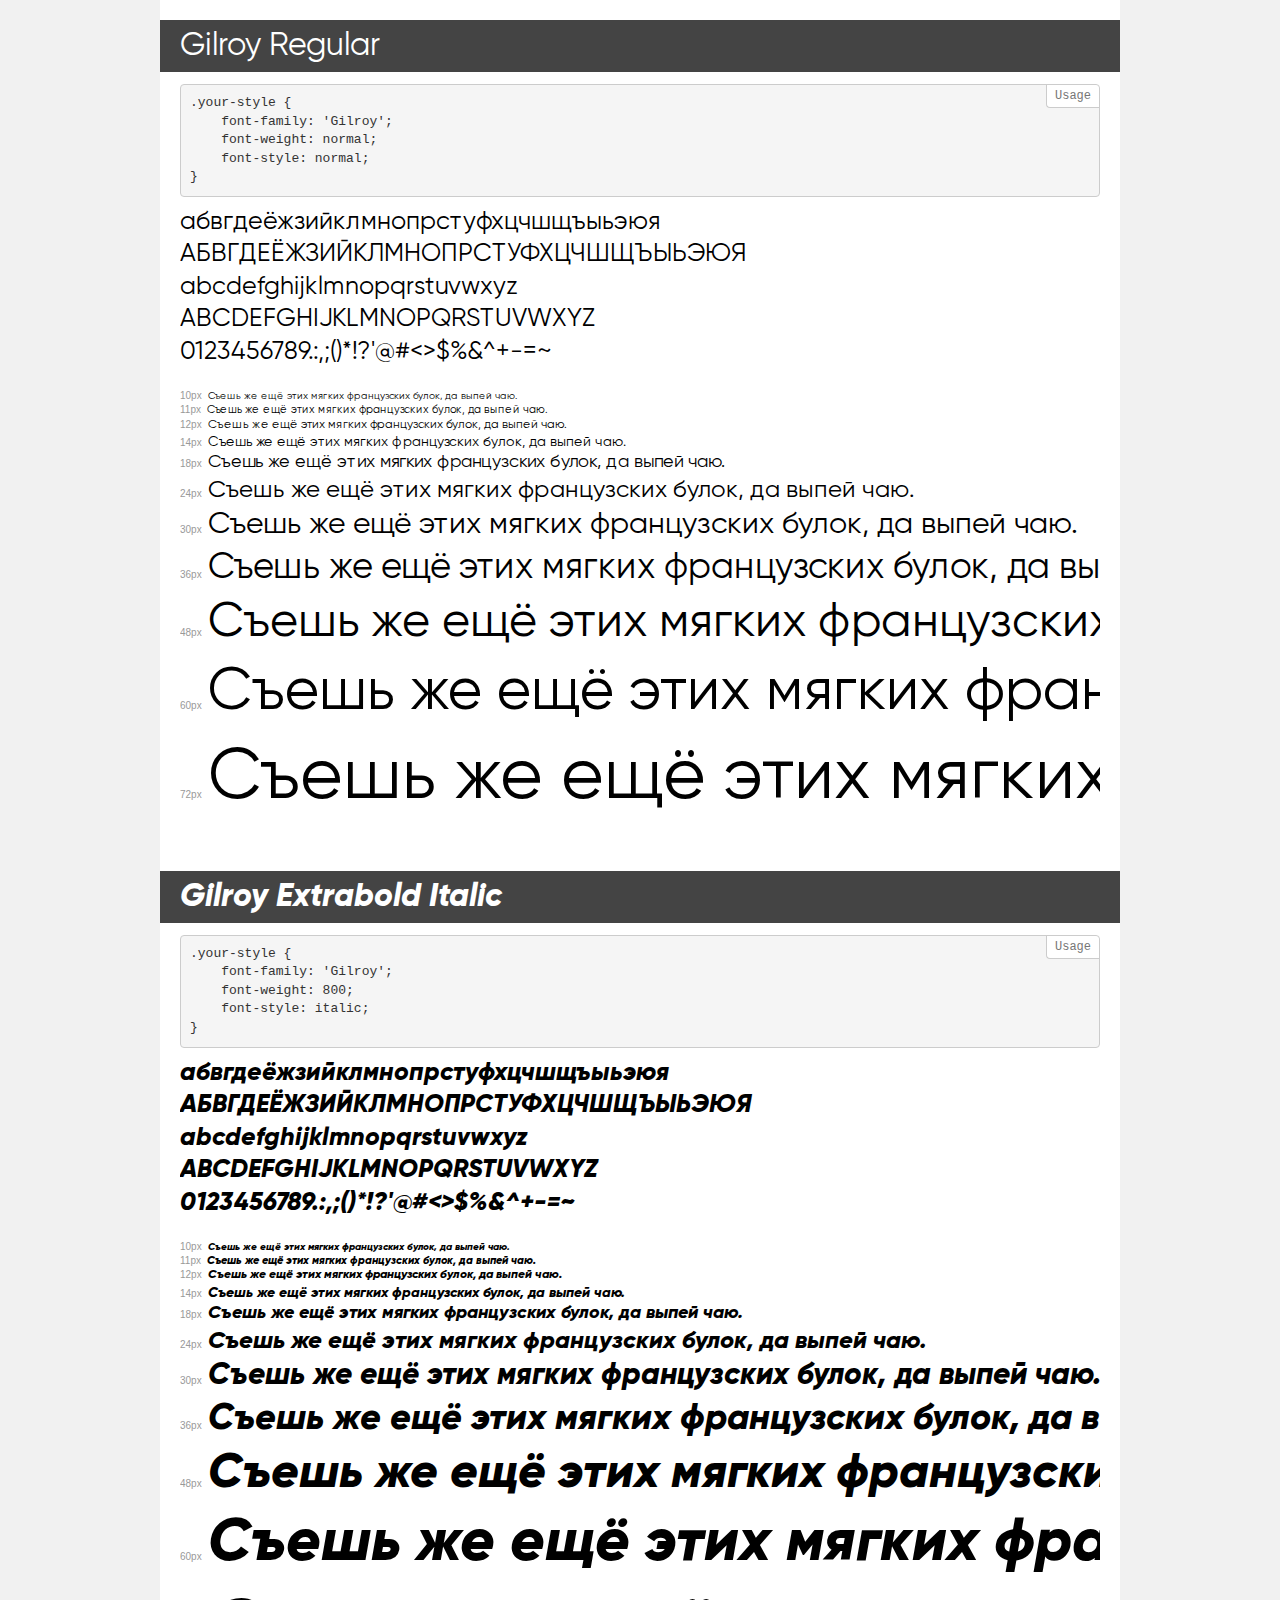
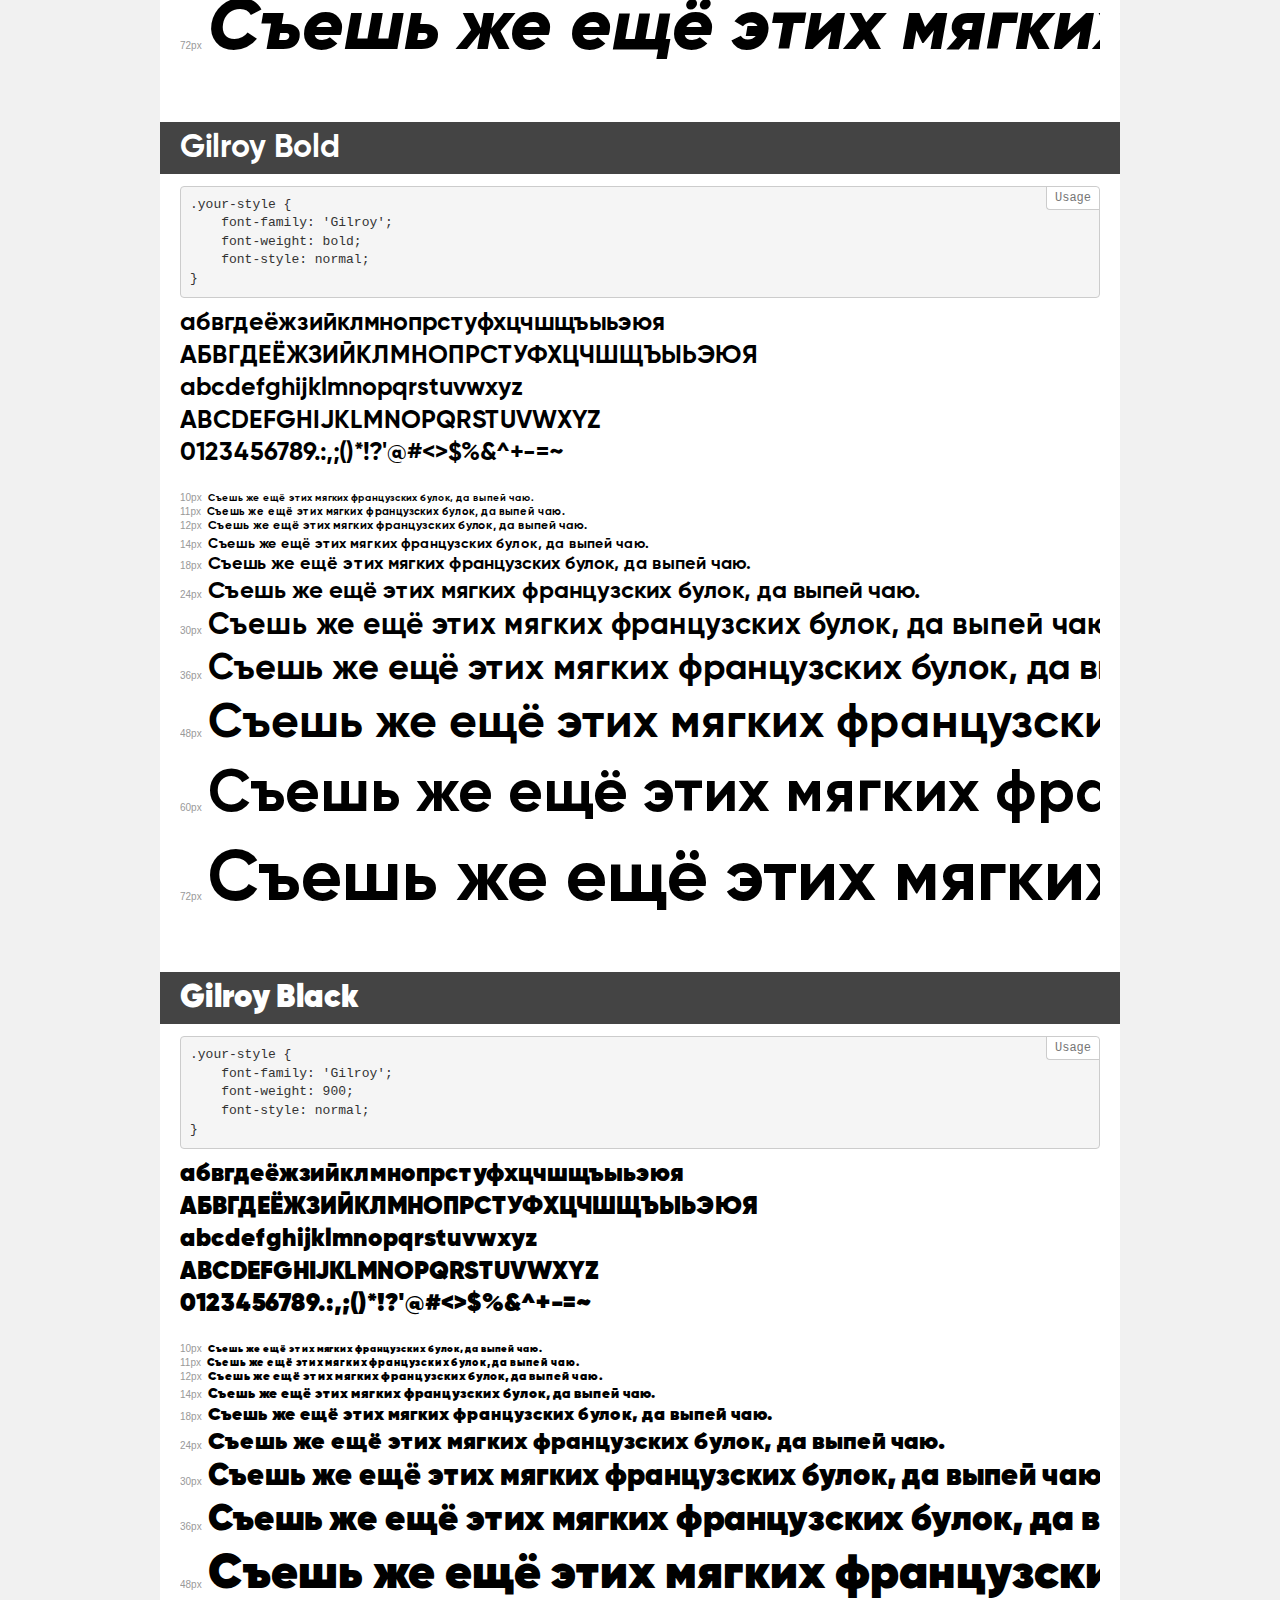
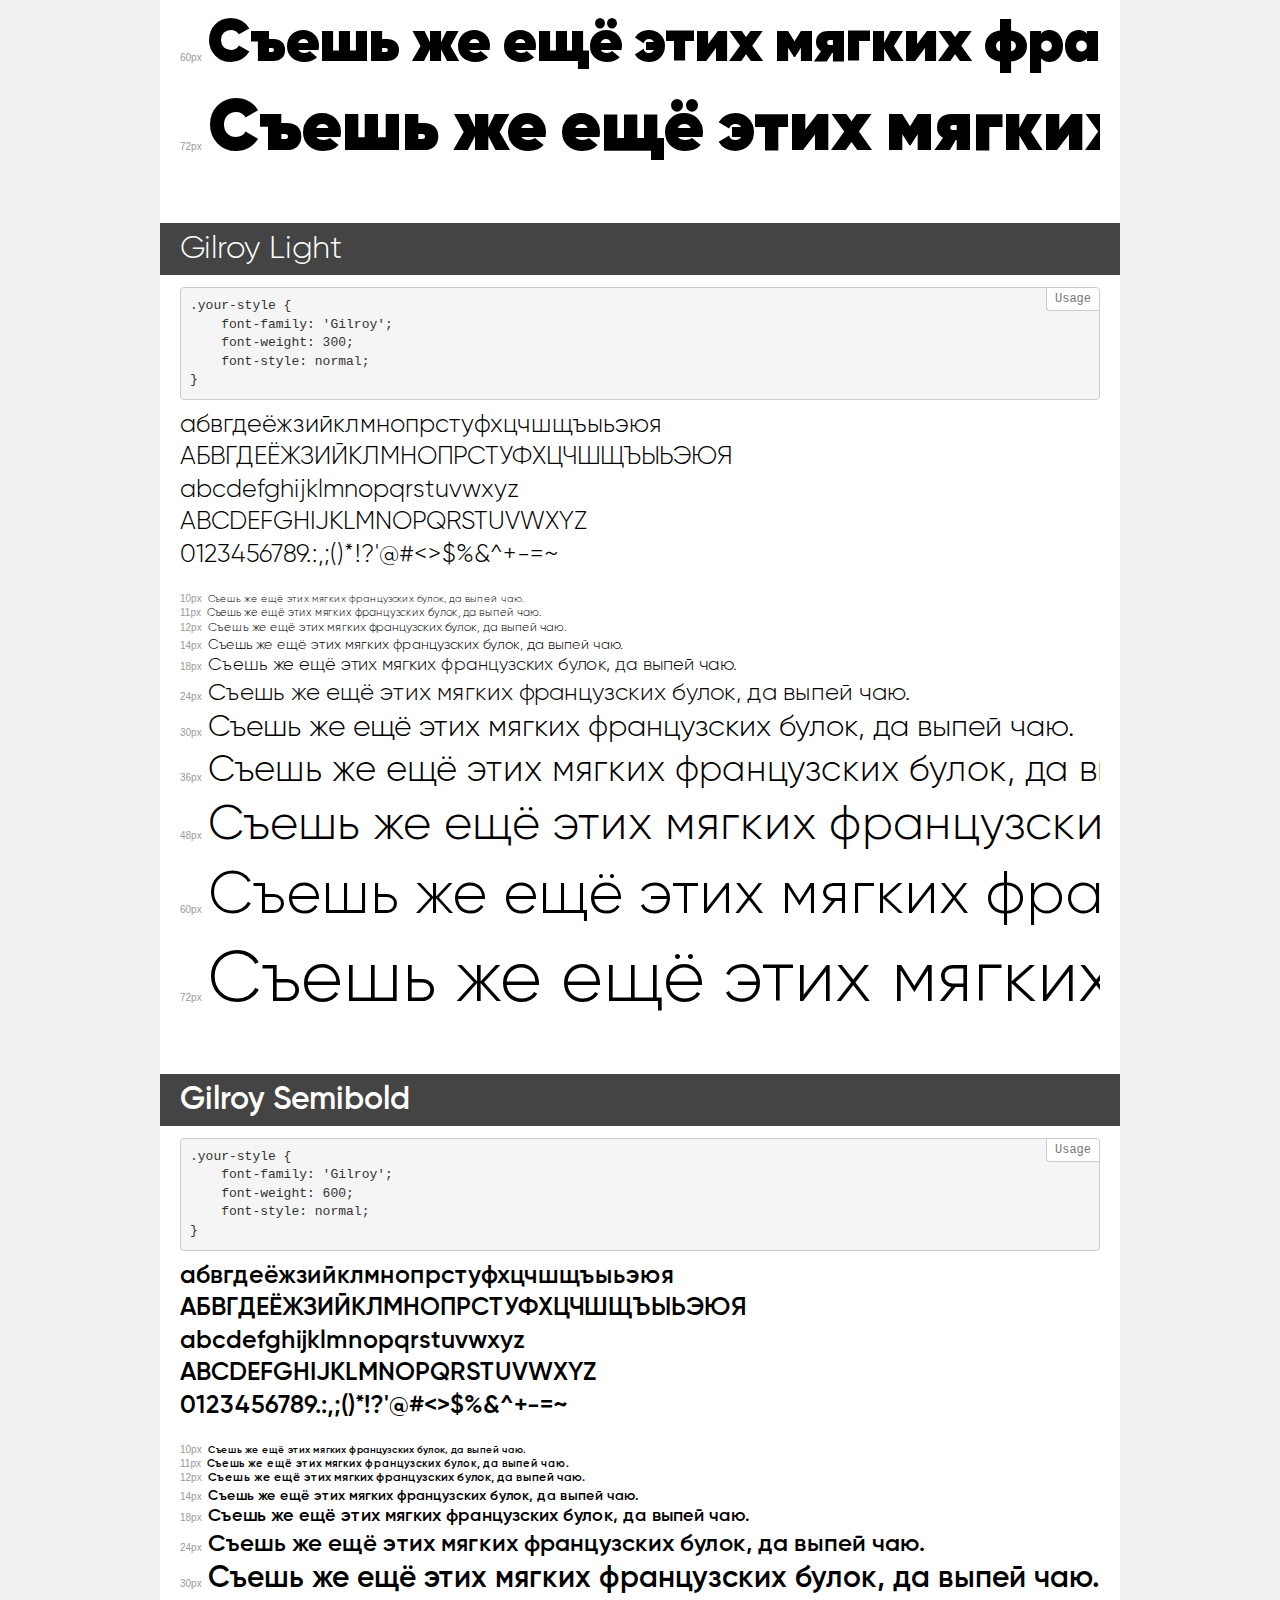
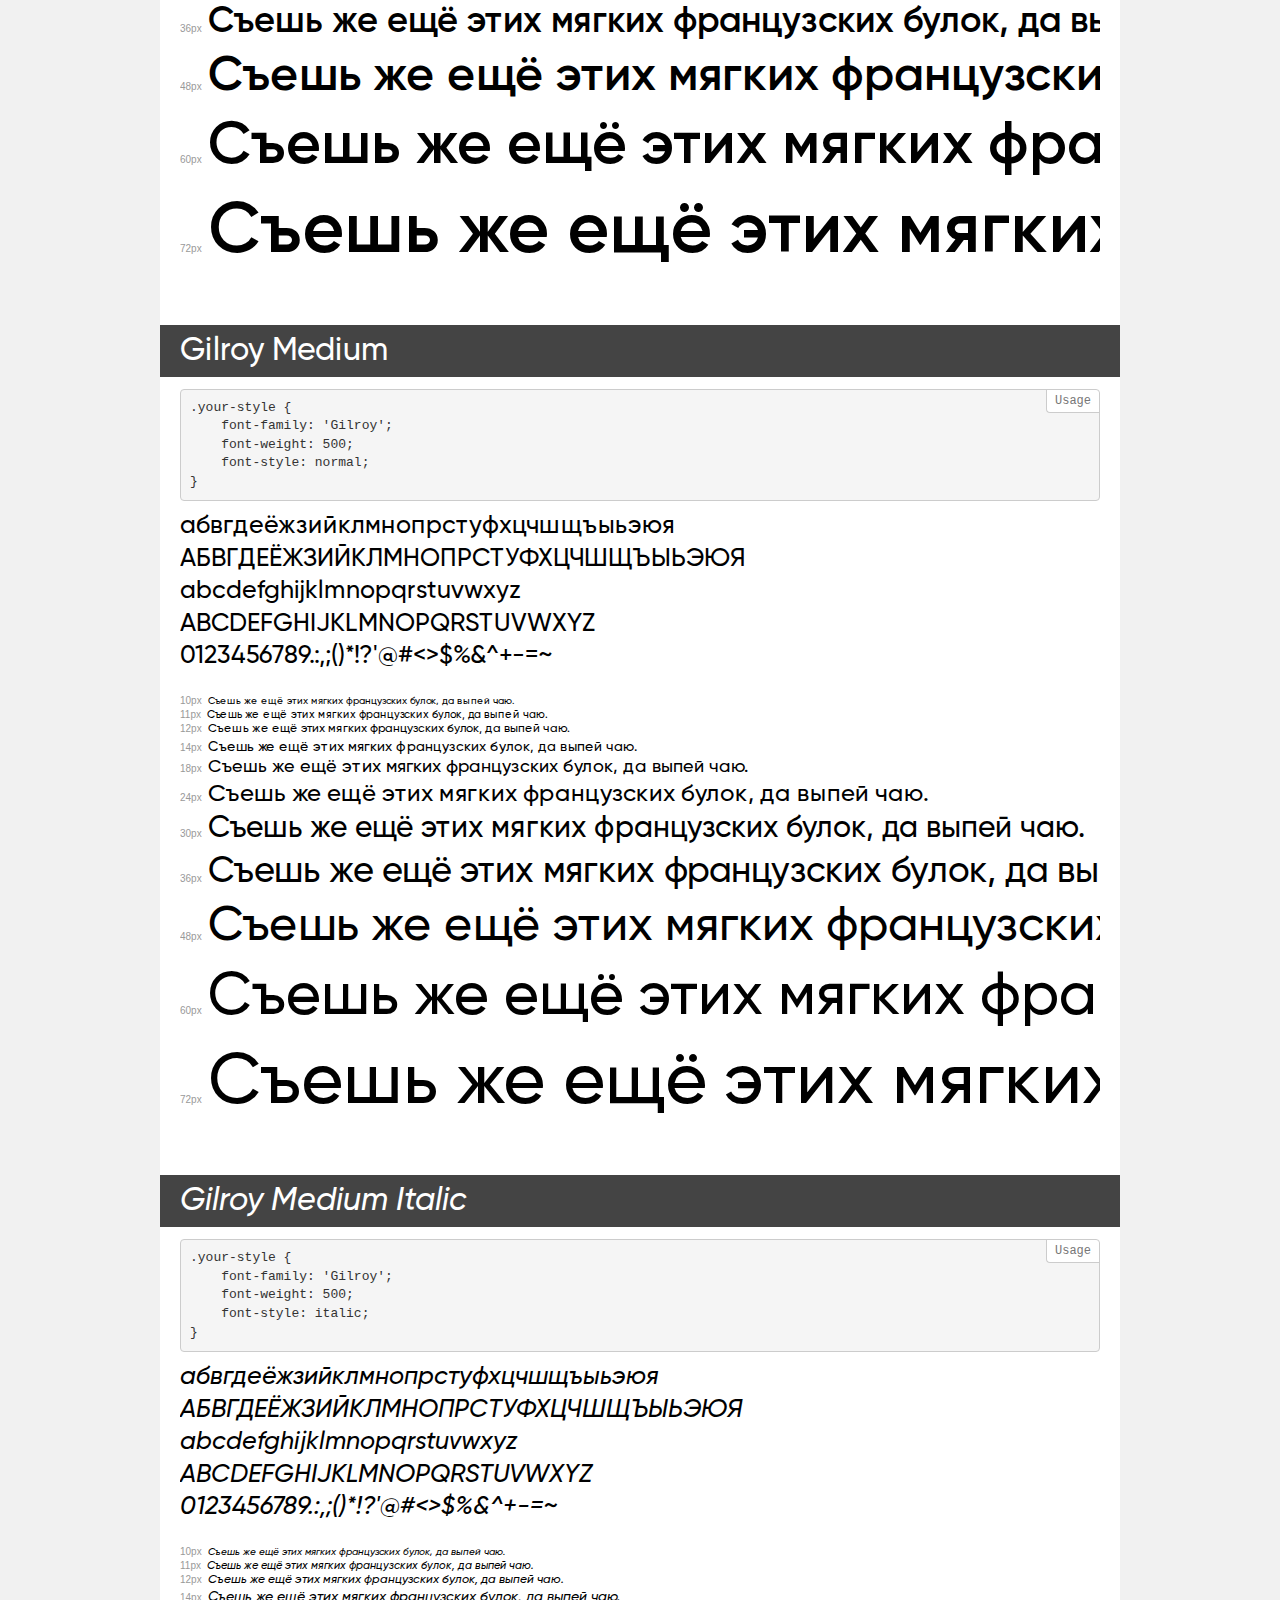
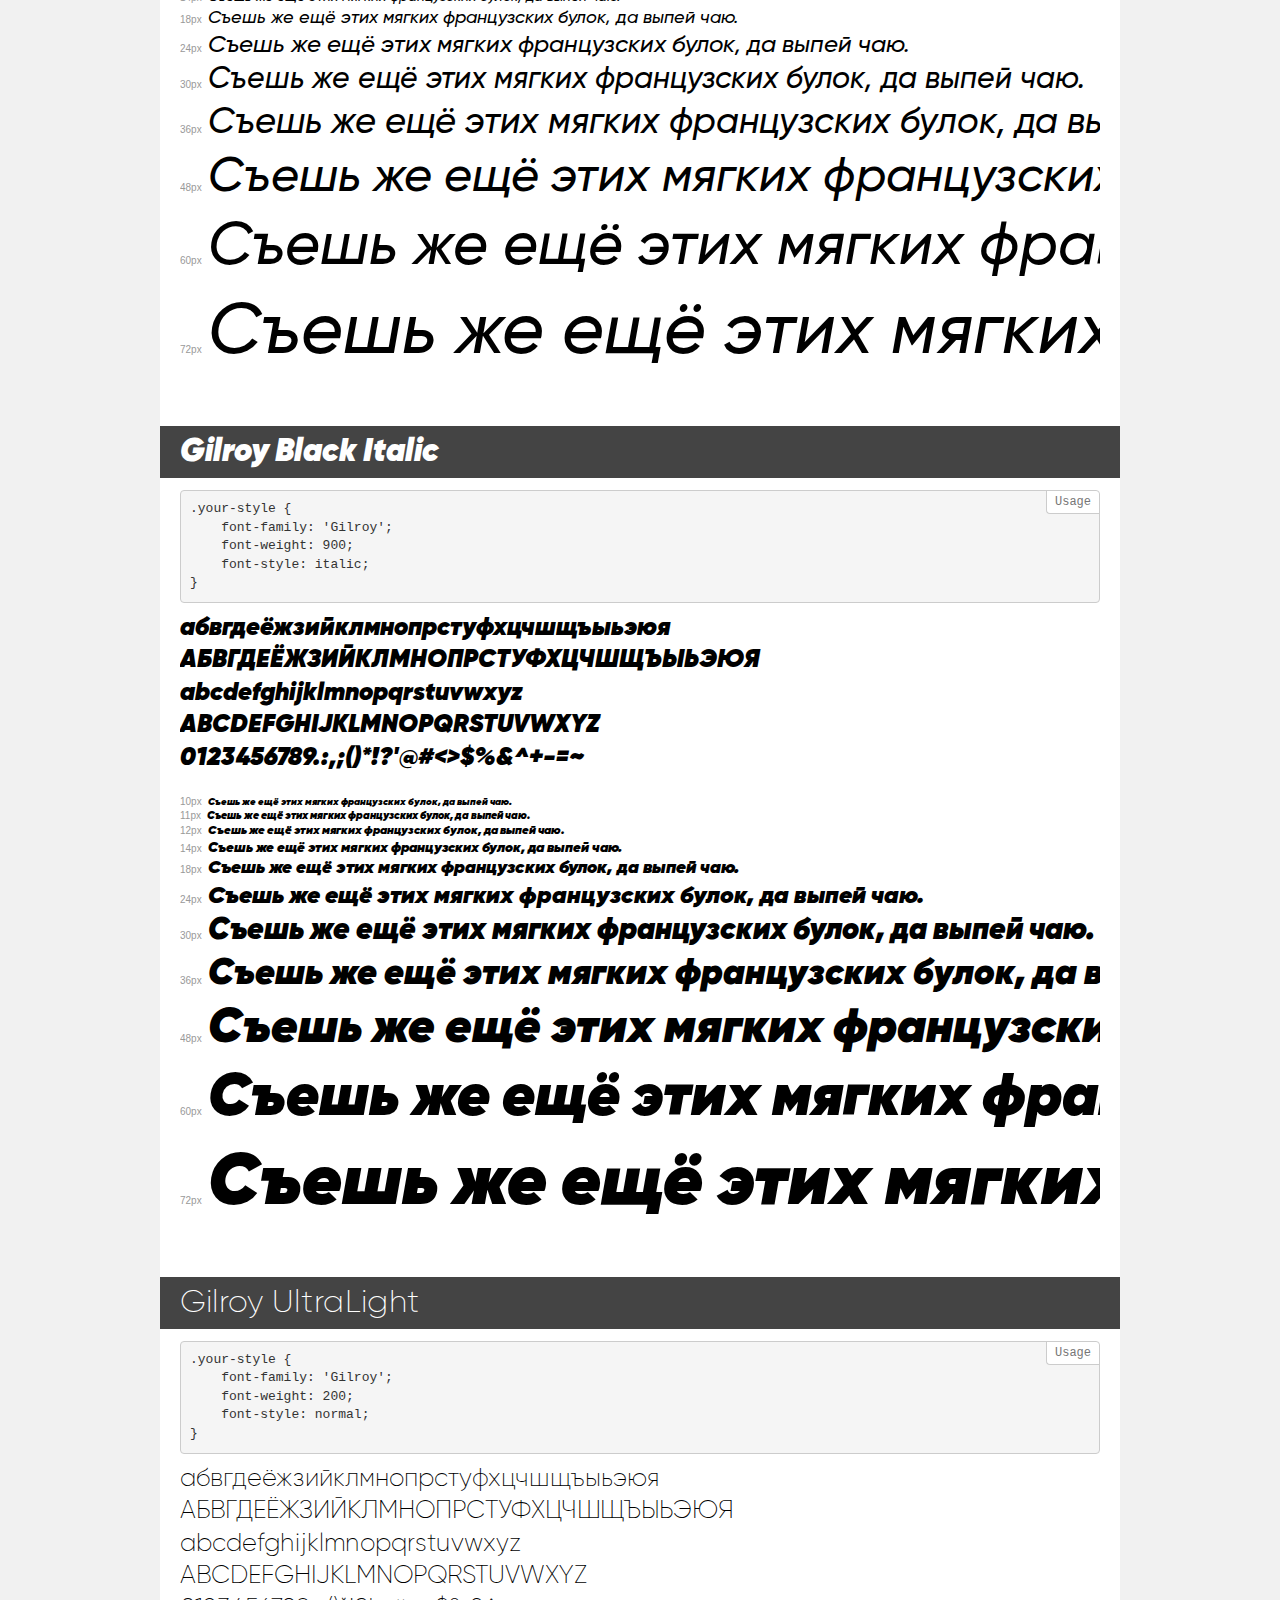
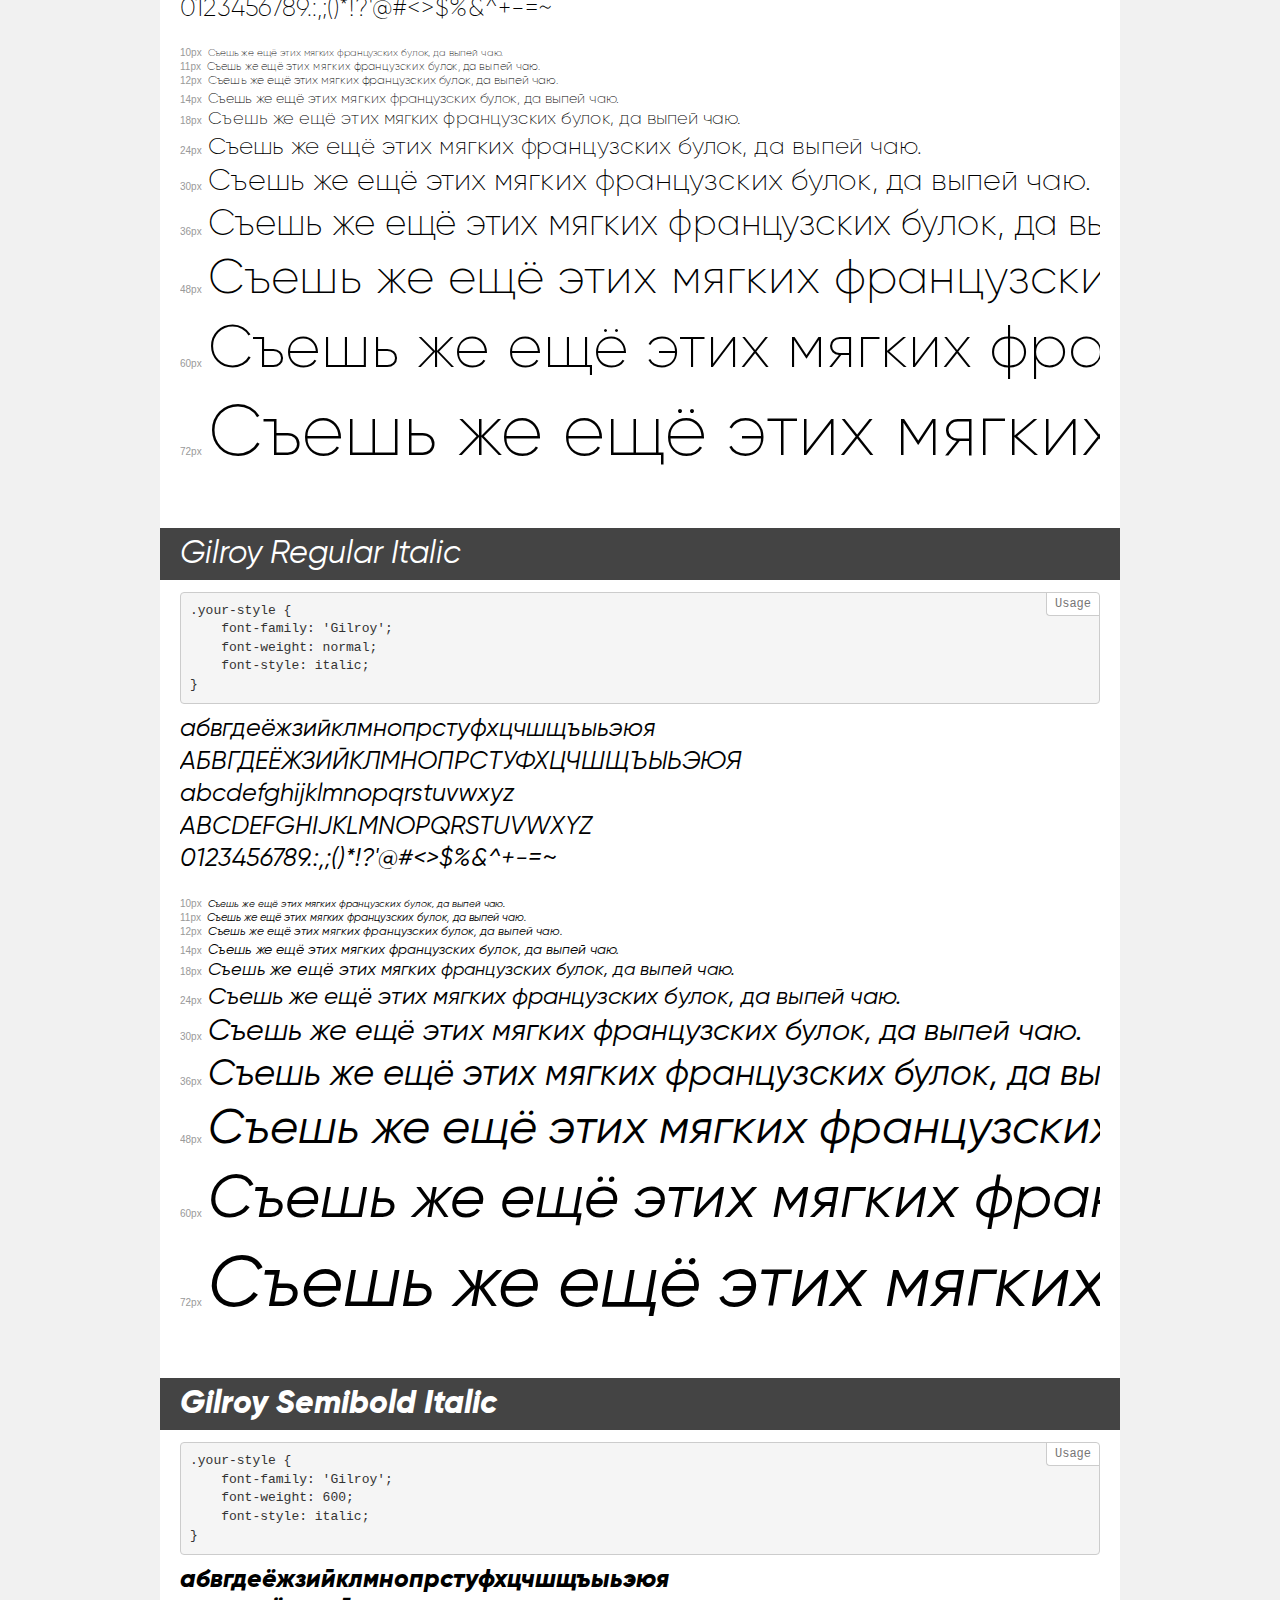
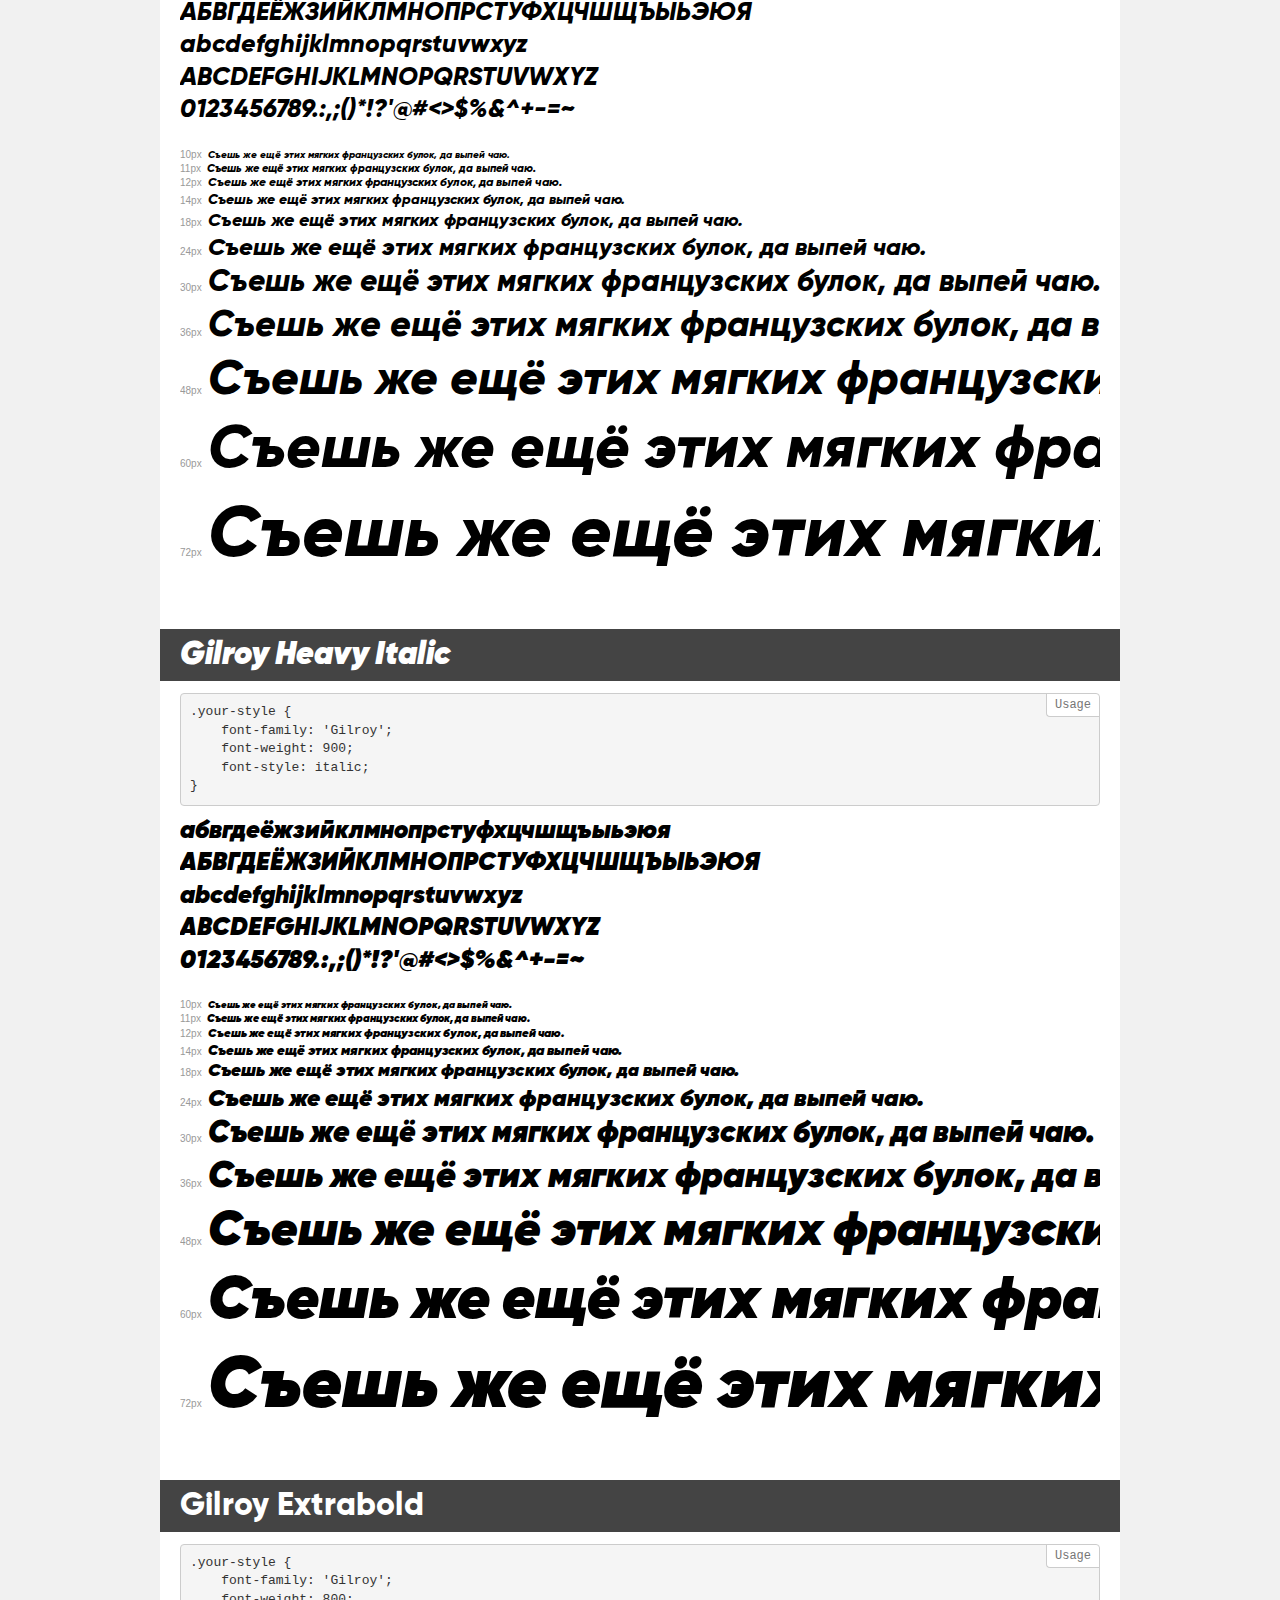
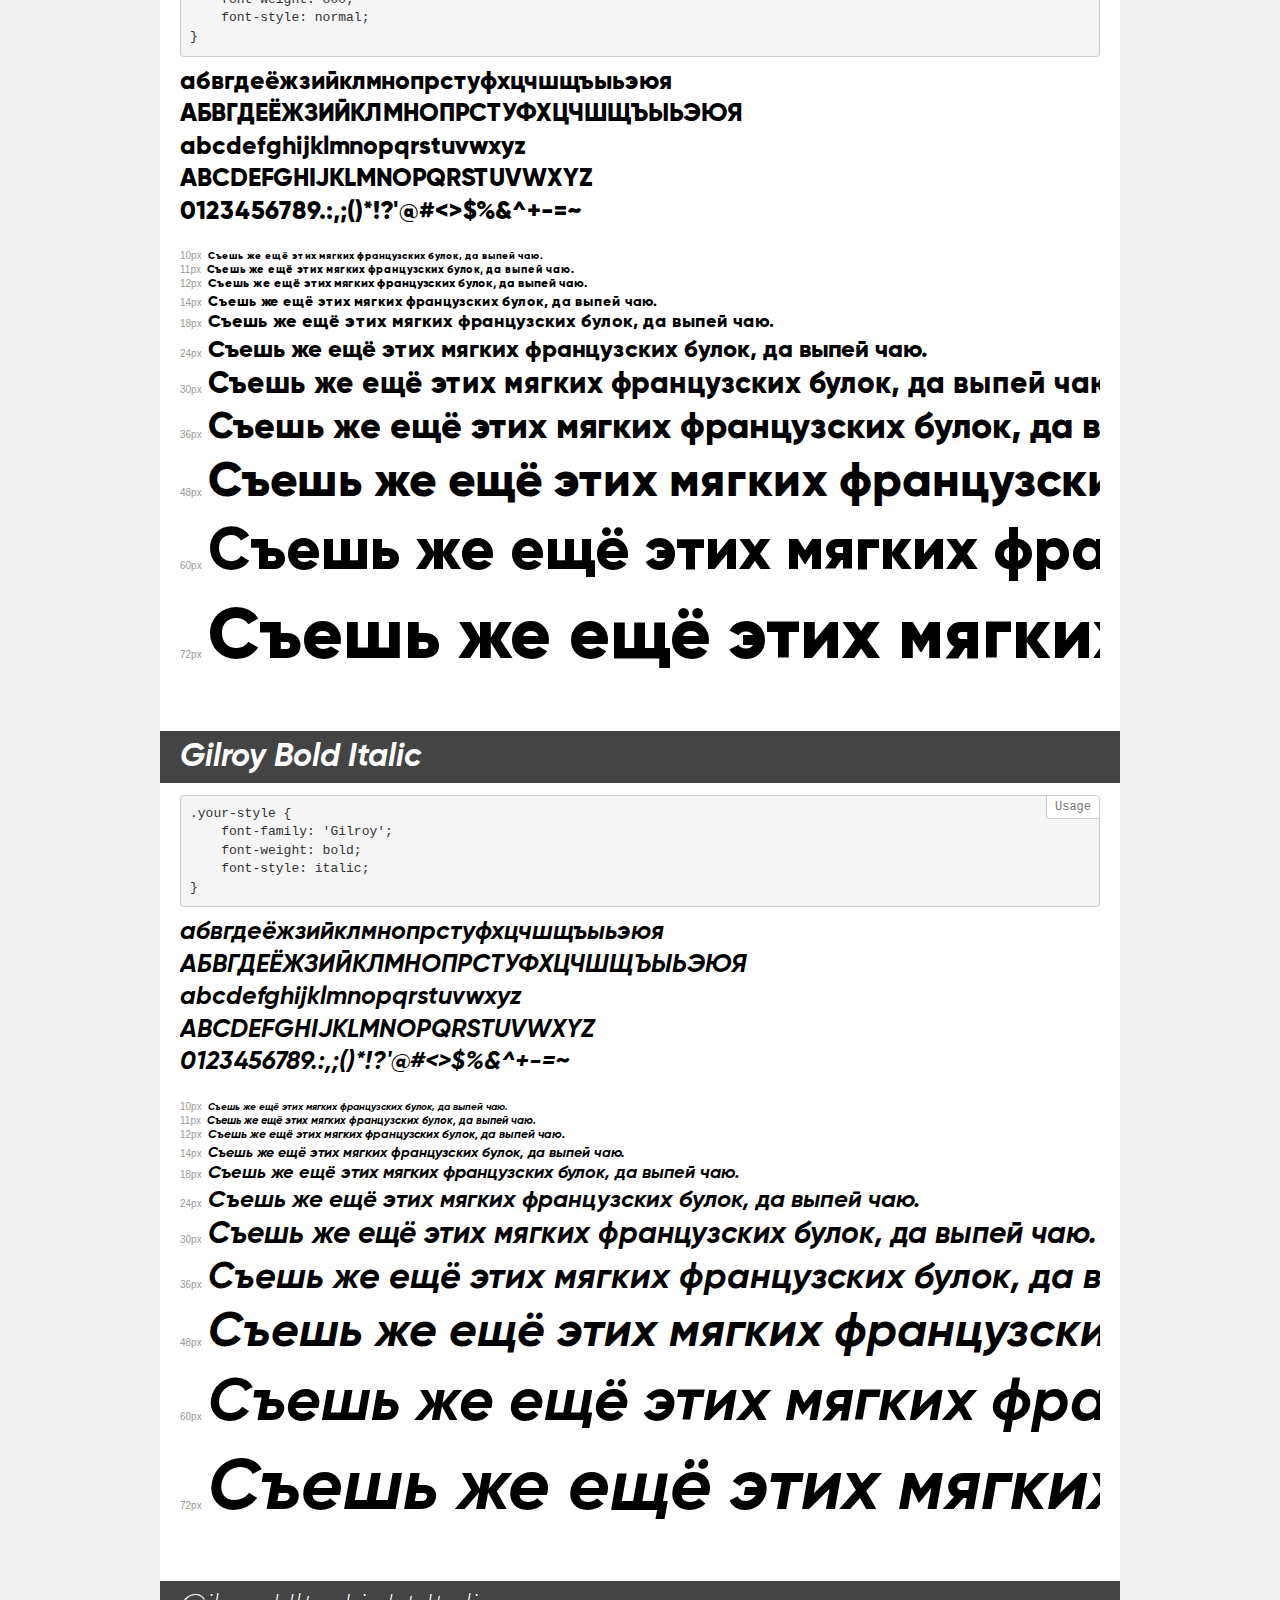
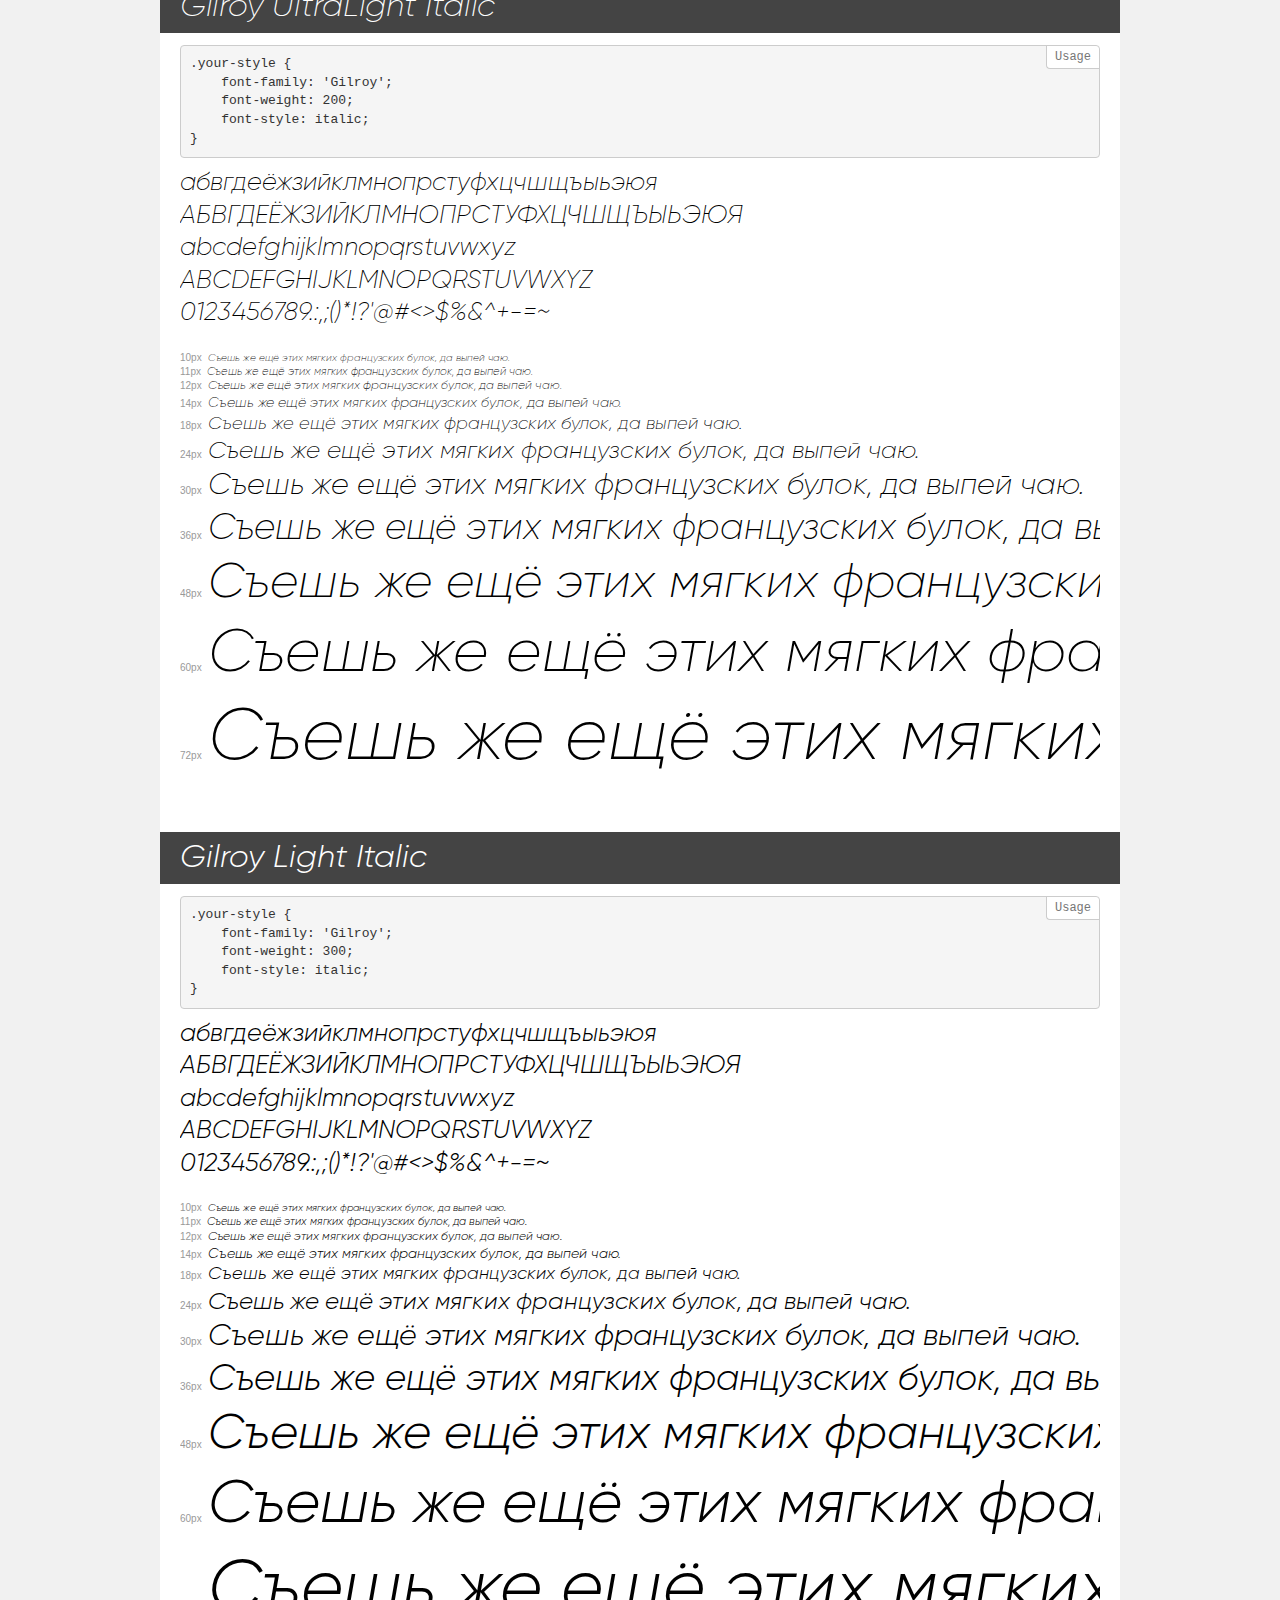
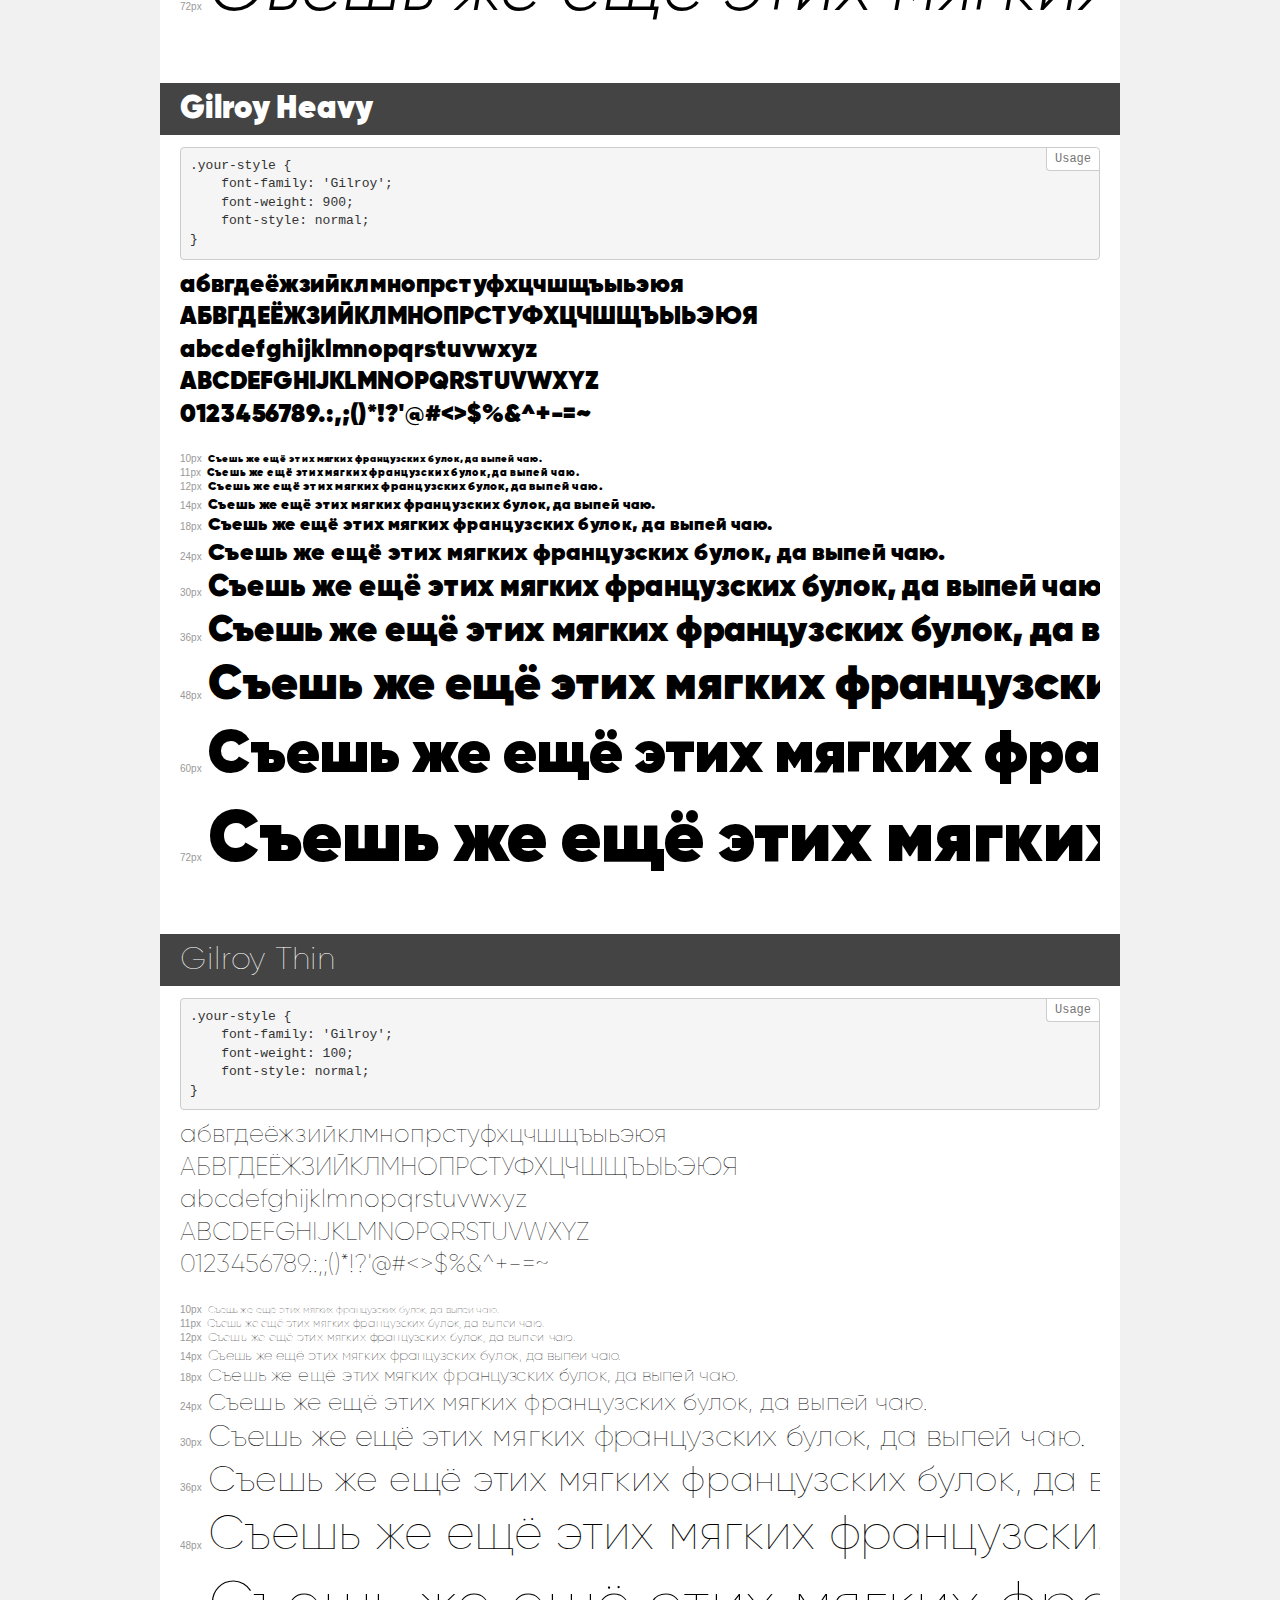
<file: font/Gilroy_2/demo.html>
<!DOCTYPE html>
<html>
<head>
    <meta charset="utf-8">
    <meta http-equiv="X-UA-Compatible" content="IE=edge">
    <meta name="viewport" content="width=device-width, initial-scale=1">
    <meta name="robots" content="noindex, noarchive">
    <meta name="format-detection" content="telephone=no">
    <title>Transfonter demo</title>
    <link href="stylesheet.css" rel="stylesheet">
    <style>
        /*
        http://meyerweb.com/eric/tools/css/reset/
        v2.0 | 20110126
        License: none (public domain)
        */
        html, body, div, span, applet, object, iframe,
        h1, h2, h3, h4, h5, h6, p, blockquote, pre,
        a, abbr, acronym, address, big, cite, code,
        del, dfn, em, img, ins, kbd, q, s, samp,
        small, strike, strong, sub, sup, tt, var,
        b, u, i, center,
        dl, dt, dd, ol, ul, li,
        fieldset, form, label, legend,
        table, caption, tbody, tfoot, thead, tr, th, td,
        article, aside, canvas, details, embed,
        figure, figcaption, footer, header, hgroup,
        menu, nav, output, ruby, section, summary,
        time, mark, audio, video {
            margin: 0;
            padding: 0;
            border: 0;
            font-size: 100%;
            font: inherit;
            vertical-align: baseline;
        }
        /* HTML5 display-role reset for older browsers */
        article, aside, details, figcaption, figure,
        footer, header, hgroup, menu, nav, section {
            display: block;
        }
        body {
            line-height: 1;
        }
        ol, ul {
            list-style: none;
        }
        blockquote, q {
            quotes: none;
        }
        blockquote:before, blockquote:after,
        q:before, q:after {
            content: '';
            content: none;
        }
        table {
            border-collapse: collapse;
            border-spacing: 0;
        }
        /* common styles */
        body {
            background: #f1f1f1;
            color: #000;
        }
        .page {
            background: #fff;
            width: 920px;
            margin: 0 auto;
            padding: 20px 20px 0 20px;
            overflow: hidden;
        }
        .font-container {
            overflow-x: auto;
            overflow-y: hidden;
            margin-bottom: 40px;
            line-height: 1.3;
            white-space: nowrap;
            padding-bottom: 5px;
        }
        h1 {
            position: relative;
            background: #444;
            font-size: 32px;
            color: #fff;
            padding: 10px 20px;
            margin: 0 -20px 12px -20px;
        }
        .letters {
            font-size: 25px;
            margin-bottom: 20px;
        }
        .s10:before {
            content: '10px';
        }
        .s11:before {
            content: '11px';
        }
        .s12:before {
            content: '12px';
        }
        .s14:before {
            content: '14px';
        }
        .s18:before {
            content: '18px';
        }
        .s24:before {
            content: '24px';
        }
        .s30:before {
            content: '30px';
        }
        .s36:before {
            content: '36px';
        }
        .s48:before {
            content: '48px';
        }
        .s60:before {
            content: '60px';
        }
        .s72:before {
            content: '72px';
        }
        .s10:before, .s11:before, .s12:before, .s14:before,
        .s18:before, .s24:before, .s30:before, .s36:before,
        .s48:before, .s60:before, .s72:before {
            font-family: Arial, sans-serif;
            font-size: 10px;
            font-weight: normal;
            font-style: normal;
            color: #999;
            padding-right: 6px;
        }
        pre {
            display: block;
            position: relative;
            padding: 9px;
            margin: 0 0 10px;
            font-family: Monaco, Menlo, Consolas, "Courier New", monospace !important;
            font-size: 13px;
            line-height: 1.428571429;
            color: #333;
            font-weight: normal !important;
            font-style: normal !important;
            background-color: #f5f5f5;
            border: 1px solid #ccc;
            overflow-x: auto;
            border-radius: 4px;
        }
        pre:after {
            display: block;
            position: absolute;
            right: 0;
            top: 0;
            content: 'Usage';
            line-height: 1;
            padding: 5px 8px;
            font-size: 12px;
            color: #767676;
            background-color: #fff;
            border: 1px solid #ccc;
            border-right: none;
            border-top: none;
            border-radius: 0 4px 0 4px;
            z-index: 10;
        }
        /* responsive */
        @media (max-width: 959px) {
            .page {
                width: auto;
                margin: 0;
            }
        }
    </style>
</head>
<body>
<div class="page">
    <div class="demo" style="font-family: 'Gilroy'; font-weight: normal; font-style: normal;">
        <h1>Gilroy Regular</h1>
        <pre>.your-style {
    font-family: 'Gilroy';
    font-weight: normal;
    font-style: normal;
}</pre>
        <div class="font-container">
            <p class="letters">
                абвгдеёжзийклмнопрстуфхцчшщъыьэюя<br>
АБВГДЕЁЖЗИЙКЛМНОПРСТУФХЦЧШЩЪЫЬЭЮЯ<br>
abcdefghijklmnopqrstuvwxyz<br>
ABCDEFGHIJKLMNOPQRSTUVWXYZ<br>
                0123456789.:,;()*!?'@#<>$%&^+-=~
            </p>
            <p class="s10" style="font-size: 10px;">Съешь же ещё этих мягких французских булок, да выпей чаю.</p>
            <p class="s11" style="font-size: 11px;">Съешь же ещё этих мягких французских булок, да выпей чаю.</p>
            <p class="s12" style="font-size: 12px;">Съешь же ещё этих мягких французских булок, да выпей чаю.</p>
            <p class="s14" style="font-size: 14px;">Съешь же ещё этих мягких французских булок, да выпей чаю.</p>
            <p class="s18" style="font-size: 18px;">Съешь же ещё этих мягких французских булок, да выпей чаю.</p>
            <p class="s24" style="font-size: 24px;">Съешь же ещё этих мягких французских булок, да выпей чаю.</p>
            <p class="s30" style="font-size: 30px;">Съешь же ещё этих мягких французских булок, да выпей чаю.</p>
            <p class="s36" style="font-size: 36px;">Съешь же ещё этих мягких французских булок, да выпей чаю.</p>
            <p class="s48" style="font-size: 48px;">Съешь же ещё этих мягких французских булок, да выпей чаю.</p>
            <p class="s60" style="font-size: 60px;">Съешь же ещё этих мягких французских булок, да выпей чаю.</p>
            <p class="s72" style="font-size: 72px;">Съешь же ещё этих мягких французских булок, да выпей чаю.</p>
        </div>
    </div>
    <div class="demo" style="font-family: 'Gilroy'; font-weight: 800; font-style: italic;">
        <h1>Gilroy Extrabold Italic</h1>
        <pre>.your-style {
    font-family: 'Gilroy';
    font-weight: 800;
    font-style: italic;
}</pre>
        <div class="font-container">
            <p class="letters">
                абвгдеёжзийклмнопрстуфхцчшщъыьэюя<br>
АБВГДЕЁЖЗИЙКЛМНОПРСТУФХЦЧШЩЪЫЬЭЮЯ<br>
abcdefghijklmnopqrstuvwxyz<br>
ABCDEFGHIJKLMNOPQRSTUVWXYZ<br>
                0123456789.:,;()*!?'@#<>$%&^+-=~
            </p>
            <p class="s10" style="font-size: 10px;">Съешь же ещё этих мягких французских булок, да выпей чаю.</p>
            <p class="s11" style="font-size: 11px;">Съешь же ещё этих мягких французских булок, да выпей чаю.</p>
            <p class="s12" style="font-size: 12px;">Съешь же ещё этих мягких французских булок, да выпей чаю.</p>
            <p class="s14" style="font-size: 14px;">Съешь же ещё этих мягких французских булок, да выпей чаю.</p>
            <p class="s18" style="font-size: 18px;">Съешь же ещё этих мягких французских булок, да выпей чаю.</p>
            <p class="s24" style="font-size: 24px;">Съешь же ещё этих мягких французских булок, да выпей чаю.</p>
            <p class="s30" style="font-size: 30px;">Съешь же ещё этих мягких французских булок, да выпей чаю.</p>
            <p class="s36" style="font-size: 36px;">Съешь же ещё этих мягких французских булок, да выпей чаю.</p>
            <p class="s48" style="font-size: 48px;">Съешь же ещё этих мягких французских булок, да выпей чаю.</p>
            <p class="s60" style="font-size: 60px;">Съешь же ещё этих мягких французских булок, да выпей чаю.</p>
            <p class="s72" style="font-size: 72px;">Съешь же ещё этих мягких французских булок, да выпей чаю.</p>
        </div>
    </div>
    <div class="demo" style="font-family: 'Gilroy'; font-weight: bold; font-style: normal;">
        <h1>Gilroy Bold</h1>
        <pre>.your-style {
    font-family: 'Gilroy';
    font-weight: bold;
    font-style: normal;
}</pre>
        <div class="font-container">
            <p class="letters">
                абвгдеёжзийклмнопрстуфхцчшщъыьэюя<br>
АБВГДЕЁЖЗИЙКЛМНОПРСТУФХЦЧШЩЪЫЬЭЮЯ<br>
abcdefghijklmnopqrstuvwxyz<br>
ABCDEFGHIJKLMNOPQRSTUVWXYZ<br>
                0123456789.:,;()*!?'@#<>$%&^+-=~
            </p>
            <p class="s10" style="font-size: 10px;">Съешь же ещё этих мягких французских булок, да выпей чаю.</p>
            <p class="s11" style="font-size: 11px;">Съешь же ещё этих мягких французских булок, да выпей чаю.</p>
            <p class="s12" style="font-size: 12px;">Съешь же ещё этих мягких французских булок, да выпей чаю.</p>
            <p class="s14" style="font-size: 14px;">Съешь же ещё этих мягких французских булок, да выпей чаю.</p>
            <p class="s18" style="font-size: 18px;">Съешь же ещё этих мягких французских булок, да выпей чаю.</p>
            <p class="s24" style="font-size: 24px;">Съешь же ещё этих мягких французских булок, да выпей чаю.</p>
            <p class="s30" style="font-size: 30px;">Съешь же ещё этих мягких французских булок, да выпей чаю.</p>
            <p class="s36" style="font-size: 36px;">Съешь же ещё этих мягких французских булок, да выпей чаю.</p>
            <p class="s48" style="font-size: 48px;">Съешь же ещё этих мягких французских булок, да выпей чаю.</p>
            <p class="s60" style="font-size: 60px;">Съешь же ещё этих мягких французских булок, да выпей чаю.</p>
            <p class="s72" style="font-size: 72px;">Съешь же ещё этих мягких французских булок, да выпей чаю.</p>
        </div>
    </div>
    <div class="demo" style="font-family: 'Gilroy'; font-weight: 900; font-style: normal;">
        <h1>Gilroy Black</h1>
        <pre>.your-style {
    font-family: 'Gilroy';
    font-weight: 900;
    font-style: normal;
}</pre>
        <div class="font-container">
            <p class="letters">
                абвгдеёжзийклмнопрстуфхцчшщъыьэюя<br>
АБВГДЕЁЖЗИЙКЛМНОПРСТУФХЦЧШЩЪЫЬЭЮЯ<br>
abcdefghijklmnopqrstuvwxyz<br>
ABCDEFGHIJKLMNOPQRSTUVWXYZ<br>
                0123456789.:,;()*!?'@#<>$%&^+-=~
            </p>
            <p class="s10" style="font-size: 10px;">Съешь же ещё этих мягких французских булок, да выпей чаю.</p>
            <p class="s11" style="font-size: 11px;">Съешь же ещё этих мягких французских булок, да выпей чаю.</p>
            <p class="s12" style="font-size: 12px;">Съешь же ещё этих мягких французских булок, да выпей чаю.</p>
            <p class="s14" style="font-size: 14px;">Съешь же ещё этих мягких французских булок, да выпей чаю.</p>
            <p class="s18" style="font-size: 18px;">Съешь же ещё этих мягких французских булок, да выпей чаю.</p>
            <p class="s24" style="font-size: 24px;">Съешь же ещё этих мягких французских булок, да выпей чаю.</p>
            <p class="s30" style="font-size: 30px;">Съешь же ещё этих мягких французских булок, да выпей чаю.</p>
            <p class="s36" style="font-size: 36px;">Съешь же ещё этих мягких французских булок, да выпей чаю.</p>
            <p class="s48" style="font-size: 48px;">Съешь же ещё этих мягких французских булок, да выпей чаю.</p>
            <p class="s60" style="font-size: 60px;">Съешь же ещё этих мягких французских булок, да выпей чаю.</p>
            <p class="s72" style="font-size: 72px;">Съешь же ещё этих мягких французских булок, да выпей чаю.</p>
        </div>
    </div>
    <div class="demo" style="font-family: 'Gilroy'; font-weight: 300; font-style: normal;">
        <h1>Gilroy Light</h1>
        <pre>.your-style {
    font-family: 'Gilroy';
    font-weight: 300;
    font-style: normal;
}</pre>
        <div class="font-container">
            <p class="letters">
                абвгдеёжзийклмнопрстуфхцчшщъыьэюя<br>
АБВГДЕЁЖЗИЙКЛМНОПРСТУФХЦЧШЩЪЫЬЭЮЯ<br>
abcdefghijklmnopqrstuvwxyz<br>
ABCDEFGHIJKLMNOPQRSTUVWXYZ<br>
                0123456789.:,;()*!?'@#<>$%&^+-=~
            </p>
            <p class="s10" style="font-size: 10px;">Съешь же ещё этих мягких французских булок, да выпей чаю.</p>
            <p class="s11" style="font-size: 11px;">Съешь же ещё этих мягких французских булок, да выпей чаю.</p>
            <p class="s12" style="font-size: 12px;">Съешь же ещё этих мягких французских булок, да выпей чаю.</p>
            <p class="s14" style="font-size: 14px;">Съешь же ещё этих мягких французских булок, да выпей чаю.</p>
            <p class="s18" style="font-size: 18px;">Съешь же ещё этих мягких французских булок, да выпей чаю.</p>
            <p class="s24" style="font-size: 24px;">Съешь же ещё этих мягких французских булок, да выпей чаю.</p>
            <p class="s30" style="font-size: 30px;">Съешь же ещё этих мягких французских булок, да выпей чаю.</p>
            <p class="s36" style="font-size: 36px;">Съешь же ещё этих мягких французских булок, да выпей чаю.</p>
            <p class="s48" style="font-size: 48px;">Съешь же ещё этих мягких французских булок, да выпей чаю.</p>
            <p class="s60" style="font-size: 60px;">Съешь же ещё этих мягких французских булок, да выпей чаю.</p>
            <p class="s72" style="font-size: 72px;">Съешь же ещё этих мягких французских булок, да выпей чаю.</p>
        </div>
    </div>
    <div class="demo" style="font-family: 'Gilroy'; font-weight: 600; font-style: normal;">
        <h1>Gilroy Semibold</h1>
        <pre>.your-style {
    font-family: 'Gilroy';
    font-weight: 600;
    font-style: normal;
}</pre>
        <div class="font-container">
            <p class="letters">
                абвгдеёжзийклмнопрстуфхцчшщъыьэюя<br>
АБВГДЕЁЖЗИЙКЛМНОПРСТУФХЦЧШЩЪЫЬЭЮЯ<br>
abcdefghijklmnopqrstuvwxyz<br>
ABCDEFGHIJKLMNOPQRSTUVWXYZ<br>
                0123456789.:,;()*!?'@#<>$%&^+-=~
            </p>
            <p class="s10" style="font-size: 10px;">Съешь же ещё этих мягких французских булок, да выпей чаю.</p>
            <p class="s11" style="font-size: 11px;">Съешь же ещё этих мягких французских булок, да выпей чаю.</p>
            <p class="s12" style="font-size: 12px;">Съешь же ещё этих мягких французских булок, да выпей чаю.</p>
            <p class="s14" style="font-size: 14px;">Съешь же ещё этих мягких французских булок, да выпей чаю.</p>
            <p class="s18" style="font-size: 18px;">Съешь же ещё этих мягких французских булок, да выпей чаю.</p>
            <p class="s24" style="font-size: 24px;">Съешь же ещё этих мягких французских булок, да выпей чаю.</p>
            <p class="s30" style="font-size: 30px;">Съешь же ещё этих мягких французских булок, да выпей чаю.</p>
            <p class="s36" style="font-size: 36px;">Съешь же ещё этих мягких французских булок, да выпей чаю.</p>
            <p class="s48" style="font-size: 48px;">Съешь же ещё этих мягких французских булок, да выпей чаю.</p>
            <p class="s60" style="font-size: 60px;">Съешь же ещё этих мягких французских булок, да выпей чаю.</p>
            <p class="s72" style="font-size: 72px;">Съешь же ещё этих мягких французских булок, да выпей чаю.</p>
        </div>
    </div>
    <div class="demo" style="font-family: 'Gilroy'; font-weight: 500; font-style: normal;">
        <h1>Gilroy Medium</h1>
        <pre>.your-style {
    font-family: 'Gilroy';
    font-weight: 500;
    font-style: normal;
}</pre>
        <div class="font-container">
            <p class="letters">
                абвгдеёжзийклмнопрстуфхцчшщъыьэюя<br>
АБВГДЕЁЖЗИЙКЛМНОПРСТУФХЦЧШЩЪЫЬЭЮЯ<br>
abcdefghijklmnopqrstuvwxyz<br>
ABCDEFGHIJKLMNOPQRSTUVWXYZ<br>
                0123456789.:,;()*!?'@#<>$%&^+-=~
            </p>
            <p class="s10" style="font-size: 10px;">Съешь же ещё этих мягких французских булок, да выпей чаю.</p>
            <p class="s11" style="font-size: 11px;">Съешь же ещё этих мягких французских булок, да выпей чаю.</p>
            <p class="s12" style="font-size: 12px;">Съешь же ещё этих мягких французских булок, да выпей чаю.</p>
            <p class="s14" style="font-size: 14px;">Съешь же ещё этих мягких французских булок, да выпей чаю.</p>
            <p class="s18" style="font-size: 18px;">Съешь же ещё этих мягких французских булок, да выпей чаю.</p>
            <p class="s24" style="font-size: 24px;">Съешь же ещё этих мягких французских булок, да выпей чаю.</p>
            <p class="s30" style="font-size: 30px;">Съешь же ещё этих мягких французских булок, да выпей чаю.</p>
            <p class="s36" style="font-size: 36px;">Съешь же ещё этих мягких французских булок, да выпей чаю.</p>
            <p class="s48" style="font-size: 48px;">Съешь же ещё этих мягких французских булок, да выпей чаю.</p>
            <p class="s60" style="font-size: 60px;">Съешь же ещё этих мягких французских булок, да выпей чаю.</p>
            <p class="s72" style="font-size: 72px;">Съешь же ещё этих мягких французских булок, да выпей чаю.</p>
        </div>
    </div>
    <div class="demo" style="font-family: 'Gilroy'; font-weight: 500; font-style: italic;">
        <h1>Gilroy Medium Italic</h1>
        <pre>.your-style {
    font-family: 'Gilroy';
    font-weight: 500;
    font-style: italic;
}</pre>
        <div class="font-container">
            <p class="letters">
                абвгдеёжзийклмнопрстуфхцчшщъыьэюя<br>
АБВГДЕЁЖЗИЙКЛМНОПРСТУФХЦЧШЩЪЫЬЭЮЯ<br>
abcdefghijklmnopqrstuvwxyz<br>
ABCDEFGHIJKLMNOPQRSTUVWXYZ<br>
                0123456789.:,;()*!?'@#<>$%&^+-=~
            </p>
            <p class="s10" style="font-size: 10px;">Съешь же ещё этих мягких французских булок, да выпей чаю.</p>
            <p class="s11" style="font-size: 11px;">Съешь же ещё этих мягких французских булок, да выпей чаю.</p>
            <p class="s12" style="font-size: 12px;">Съешь же ещё этих мягких французских булок, да выпей чаю.</p>
            <p class="s14" style="font-size: 14px;">Съешь же ещё этих мягких французских булок, да выпей чаю.</p>
            <p class="s18" style="font-size: 18px;">Съешь же ещё этих мягких французских булок, да выпей чаю.</p>
            <p class="s24" style="font-size: 24px;">Съешь же ещё этих мягких французских булок, да выпей чаю.</p>
            <p class="s30" style="font-size: 30px;">Съешь же ещё этих мягких французских булок, да выпей чаю.</p>
            <p class="s36" style="font-size: 36px;">Съешь же ещё этих мягких французских булок, да выпей чаю.</p>
            <p class="s48" style="font-size: 48px;">Съешь же ещё этих мягких французских булок, да выпей чаю.</p>
            <p class="s60" style="font-size: 60px;">Съешь же ещё этих мягких французских булок, да выпей чаю.</p>
            <p class="s72" style="font-size: 72px;">Съешь же ещё этих мягких французских булок, да выпей чаю.</p>
        </div>
    </div>
    <div class="demo" style="font-family: 'Gilroy'; font-weight: 900; font-style: italic;">
        <h1>Gilroy Black Italic</h1>
        <pre>.your-style {
    font-family: 'Gilroy';
    font-weight: 900;
    font-style: italic;
}</pre>
        <div class="font-container">
            <p class="letters">
                абвгдеёжзийклмнопрстуфхцчшщъыьэюя<br>
АБВГДЕЁЖЗИЙКЛМНОПРСТУФХЦЧШЩЪЫЬЭЮЯ<br>
abcdefghijklmnopqrstuvwxyz<br>
ABCDEFGHIJKLMNOPQRSTUVWXYZ<br>
                0123456789.:,;()*!?'@#<>$%&^+-=~
            </p>
            <p class="s10" style="font-size: 10px;">Съешь же ещё этих мягких французских булок, да выпей чаю.</p>
            <p class="s11" style="font-size: 11px;">Съешь же ещё этих мягких французских булок, да выпей чаю.</p>
            <p class="s12" style="font-size: 12px;">Съешь же ещё этих мягких французских булок, да выпей чаю.</p>
            <p class="s14" style="font-size: 14px;">Съешь же ещё этих мягких французских булок, да выпей чаю.</p>
            <p class="s18" style="font-size: 18px;">Съешь же ещё этих мягких французских булок, да выпей чаю.</p>
            <p class="s24" style="font-size: 24px;">Съешь же ещё этих мягких французских булок, да выпей чаю.</p>
            <p class="s30" style="font-size: 30px;">Съешь же ещё этих мягких французских булок, да выпей чаю.</p>
            <p class="s36" style="font-size: 36px;">Съешь же ещё этих мягких французских булок, да выпей чаю.</p>
            <p class="s48" style="font-size: 48px;">Съешь же ещё этих мягких французских булок, да выпей чаю.</p>
            <p class="s60" style="font-size: 60px;">Съешь же ещё этих мягких французских булок, да выпей чаю.</p>
            <p class="s72" style="font-size: 72px;">Съешь же ещё этих мягких французских булок, да выпей чаю.</p>
        </div>
    </div>
    <div class="demo" style="font-family: 'Gilroy'; font-weight: 200; font-style: normal;">
        <h1>Gilroy UltraLight</h1>
        <pre>.your-style {
    font-family: 'Gilroy';
    font-weight: 200;
    font-style: normal;
}</pre>
        <div class="font-container">
            <p class="letters">
                абвгдеёжзийклмнопрстуфхцчшщъыьэюя<br>
АБВГДЕЁЖЗИЙКЛМНОПРСТУФХЦЧШЩЪЫЬЭЮЯ<br>
abcdefghijklmnopqrstuvwxyz<br>
ABCDEFGHIJKLMNOPQRSTUVWXYZ<br>
                0123456789.:,;()*!?'@#<>$%&^+-=~
            </p>
            <p class="s10" style="font-size: 10px;">Съешь же ещё этих мягких французских булок, да выпей чаю.</p>
            <p class="s11" style="font-size: 11px;">Съешь же ещё этих мягких французских булок, да выпей чаю.</p>
            <p class="s12" style="font-size: 12px;">Съешь же ещё этих мягких французских булок, да выпей чаю.</p>
            <p class="s14" style="font-size: 14px;">Съешь же ещё этих мягких французских булок, да выпей чаю.</p>
            <p class="s18" style="font-size: 18px;">Съешь же ещё этих мягких французских булок, да выпей чаю.</p>
            <p class="s24" style="font-size: 24px;">Съешь же ещё этих мягких французских булок, да выпей чаю.</p>
            <p class="s30" style="font-size: 30px;">Съешь же ещё этих мягких французских булок, да выпей чаю.</p>
            <p class="s36" style="font-size: 36px;">Съешь же ещё этих мягких французских булок, да выпей чаю.</p>
            <p class="s48" style="font-size: 48px;">Съешь же ещё этих мягких французских булок, да выпей чаю.</p>
            <p class="s60" style="font-size: 60px;">Съешь же ещё этих мягких французских булок, да выпей чаю.</p>
            <p class="s72" style="font-size: 72px;">Съешь же ещё этих мягких французских булок, да выпей чаю.</p>
        </div>
    </div>
    <div class="demo" style="font-family: 'Gilroy'; font-weight: normal; font-style: italic;">
        <h1>Gilroy Regular Italic</h1>
        <pre>.your-style {
    font-family: 'Gilroy';
    font-weight: normal;
    font-style: italic;
}</pre>
        <div class="font-container">
            <p class="letters">
                абвгдеёжзийклмнопрстуфхцчшщъыьэюя<br>
АБВГДЕЁЖЗИЙКЛМНОПРСТУФХЦЧШЩЪЫЬЭЮЯ<br>
abcdefghijklmnopqrstuvwxyz<br>
ABCDEFGHIJKLMNOPQRSTUVWXYZ<br>
                0123456789.:,;()*!?'@#<>$%&^+-=~
            </p>
            <p class="s10" style="font-size: 10px;">Съешь же ещё этих мягких французских булок, да выпей чаю.</p>
            <p class="s11" style="font-size: 11px;">Съешь же ещё этих мягких французских булок, да выпей чаю.</p>
            <p class="s12" style="font-size: 12px;">Съешь же ещё этих мягких французских булок, да выпей чаю.</p>
            <p class="s14" style="font-size: 14px;">Съешь же ещё этих мягких французских булок, да выпей чаю.</p>
            <p class="s18" style="font-size: 18px;">Съешь же ещё этих мягких французских булок, да выпей чаю.</p>
            <p class="s24" style="font-size: 24px;">Съешь же ещё этих мягких французских булок, да выпей чаю.</p>
            <p class="s30" style="font-size: 30px;">Съешь же ещё этих мягких французских булок, да выпей чаю.</p>
            <p class="s36" style="font-size: 36px;">Съешь же ещё этих мягких французских булок, да выпей чаю.</p>
            <p class="s48" style="font-size: 48px;">Съешь же ещё этих мягких французских булок, да выпей чаю.</p>
            <p class="s60" style="font-size: 60px;">Съешь же ещё этих мягких французских булок, да выпей чаю.</p>
            <p class="s72" style="font-size: 72px;">Съешь же ещё этих мягких французских булок, да выпей чаю.</p>
        </div>
    </div>
    <div class="demo" style="font-family: 'Gilroy'; font-weight: 600; font-style: italic;">
        <h1>Gilroy Semibold Italic</h1>
        <pre>.your-style {
    font-family: 'Gilroy';
    font-weight: 600;
    font-style: italic;
}</pre>
        <div class="font-container">
            <p class="letters">
                абвгдеёжзийклмнопрстуфхцчшщъыьэюя<br>
АБВГДЕЁЖЗИЙКЛМНОПРСТУФХЦЧШЩЪЫЬЭЮЯ<br>
abcdefghijklmnopqrstuvwxyz<br>
ABCDEFGHIJKLMNOPQRSTUVWXYZ<br>
                0123456789.:,;()*!?'@#<>$%&^+-=~
            </p>
            <p class="s10" style="font-size: 10px;">Съешь же ещё этих мягких французских булок, да выпей чаю.</p>
            <p class="s11" style="font-size: 11px;">Съешь же ещё этих мягких французских булок, да выпей чаю.</p>
            <p class="s12" style="font-size: 12px;">Съешь же ещё этих мягких французских булок, да выпей чаю.</p>
            <p class="s14" style="font-size: 14px;">Съешь же ещё этих мягких французских булок, да выпей чаю.</p>
            <p class="s18" style="font-size: 18px;">Съешь же ещё этих мягких французских булок, да выпей чаю.</p>
            <p class="s24" style="font-size: 24px;">Съешь же ещё этих мягких французских булок, да выпей чаю.</p>
            <p class="s30" style="font-size: 30px;">Съешь же ещё этих мягких французских булок, да выпей чаю.</p>
            <p class="s36" style="font-size: 36px;">Съешь же ещё этих мягких французских булок, да выпей чаю.</p>
            <p class="s48" style="font-size: 48px;">Съешь же ещё этих мягких французских булок, да выпей чаю.</p>
            <p class="s60" style="font-size: 60px;">Съешь же ещё этих мягких французских булок, да выпей чаю.</p>
            <p class="s72" style="font-size: 72px;">Съешь же ещё этих мягких французских булок, да выпей чаю.</p>
        </div>
    </div>
    <div class="demo" style="font-family: 'Gilroy'; font-weight: 900; font-style: italic;">
        <h1>Gilroy Heavy Italic</h1>
        <pre>.your-style {
    font-family: 'Gilroy';
    font-weight: 900;
    font-style: italic;
}</pre>
        <div class="font-container">
            <p class="letters">
                абвгдеёжзийклмнопрстуфхцчшщъыьэюя<br>
АБВГДЕЁЖЗИЙКЛМНОПРСТУФХЦЧШЩЪЫЬЭЮЯ<br>
abcdefghijklmnopqrstuvwxyz<br>
ABCDEFGHIJKLMNOPQRSTUVWXYZ<br>
                0123456789.:,;()*!?'@#<>$%&^+-=~
            </p>
            <p class="s10" style="font-size: 10px;">Съешь же ещё этих мягких французских булок, да выпей чаю.</p>
            <p class="s11" style="font-size: 11px;">Съешь же ещё этих мягких французских булок, да выпей чаю.</p>
            <p class="s12" style="font-size: 12px;">Съешь же ещё этих мягких французских булок, да выпей чаю.</p>
            <p class="s14" style="font-size: 14px;">Съешь же ещё этих мягких французских булок, да выпей чаю.</p>
            <p class="s18" style="font-size: 18px;">Съешь же ещё этих мягких французских булок, да выпей чаю.</p>
            <p class="s24" style="font-size: 24px;">Съешь же ещё этих мягких французских булок, да выпей чаю.</p>
            <p class="s30" style="font-size: 30px;">Съешь же ещё этих мягких французских булок, да выпей чаю.</p>
            <p class="s36" style="font-size: 36px;">Съешь же ещё этих мягких французских булок, да выпей чаю.</p>
            <p class="s48" style="font-size: 48px;">Съешь же ещё этих мягких французских булок, да выпей чаю.</p>
            <p class="s60" style="font-size: 60px;">Съешь же ещё этих мягких французских булок, да выпей чаю.</p>
            <p class="s72" style="font-size: 72px;">Съешь же ещё этих мягких французских булок, да выпей чаю.</p>
        </div>
    </div>
    <div class="demo" style="font-family: 'Gilroy'; font-weight: 800; font-style: normal;">
        <h1>Gilroy Extrabold</h1>
        <pre>.your-style {
    font-family: 'Gilroy';
    font-weight: 800;
    font-style: normal;
}</pre>
        <div class="font-container">
            <p class="letters">
                абвгдеёжзийклмнопрстуфхцчшщъыьэюя<br>
АБВГДЕЁЖЗИЙКЛМНОПРСТУФХЦЧШЩЪЫЬЭЮЯ<br>
abcdefghijklmnopqrstuvwxyz<br>
ABCDEFGHIJKLMNOPQRSTUVWXYZ<br>
                0123456789.:,;()*!?'@#<>$%&^+-=~
            </p>
            <p class="s10" style="font-size: 10px;">Съешь же ещё этих мягких французских булок, да выпей чаю.</p>
            <p class="s11" style="font-size: 11px;">Съешь же ещё этих мягких французских булок, да выпей чаю.</p>
            <p class="s12" style="font-size: 12px;">Съешь же ещё этих мягких французских булок, да выпей чаю.</p>
            <p class="s14" style="font-size: 14px;">Съешь же ещё этих мягких французских булок, да выпей чаю.</p>
            <p class="s18" style="font-size: 18px;">Съешь же ещё этих мягких французских булок, да выпей чаю.</p>
            <p class="s24" style="font-size: 24px;">Съешь же ещё этих мягких французских булок, да выпей чаю.</p>
            <p class="s30" style="font-size: 30px;">Съешь же ещё этих мягких французских булок, да выпей чаю.</p>
            <p class="s36" style="font-size: 36px;">Съешь же ещё этих мягких французских булок, да выпей чаю.</p>
            <p class="s48" style="font-size: 48px;">Съешь же ещё этих мягких французских булок, да выпей чаю.</p>
            <p class="s60" style="font-size: 60px;">Съешь же ещё этих мягких французских булок, да выпей чаю.</p>
            <p class="s72" style="font-size: 72px;">Съешь же ещё этих мягких французских булок, да выпей чаю.</p>
        </div>
    </div>
    <div class="demo" style="font-family: 'Gilroy'; font-weight: bold; font-style: italic;">
        <h1>Gilroy Bold Italic</h1>
        <pre>.your-style {
    font-family: 'Gilroy';
    font-weight: bold;
    font-style: italic;
}</pre>
        <div class="font-container">
            <p class="letters">
                абвгдеёжзийклмнопрстуфхцчшщъыьэюя<br>
АБВГДЕЁЖЗИЙКЛМНОПРСТУФХЦЧШЩЪЫЬЭЮЯ<br>
abcdefghijklmnopqrstuvwxyz<br>
ABCDEFGHIJKLMNOPQRSTUVWXYZ<br>
                0123456789.:,;()*!?'@#<>$%&^+-=~
            </p>
            <p class="s10" style="font-size: 10px;">Съешь же ещё этих мягких французских булок, да выпей чаю.</p>
            <p class="s11" style="font-size: 11px;">Съешь же ещё этих мягких французских булок, да выпей чаю.</p>
            <p class="s12" style="font-size: 12px;">Съешь же ещё этих мягких французских булок, да выпей чаю.</p>
            <p class="s14" style="font-size: 14px;">Съешь же ещё этих мягких французских булок, да выпей чаю.</p>
            <p class="s18" style="font-size: 18px;">Съешь же ещё этих мягких французских булок, да выпей чаю.</p>
            <p class="s24" style="font-size: 24px;">Съешь же ещё этих мягких французских булок, да выпей чаю.</p>
            <p class="s30" style="font-size: 30px;">Съешь же ещё этих мягких французских булок, да выпей чаю.</p>
            <p class="s36" style="font-size: 36px;">Съешь же ещё этих мягких французских булок, да выпей чаю.</p>
            <p class="s48" style="font-size: 48px;">Съешь же ещё этих мягких французских булок, да выпей чаю.</p>
            <p class="s60" style="font-size: 60px;">Съешь же ещё этих мягких французских булок, да выпей чаю.</p>
            <p class="s72" style="font-size: 72px;">Съешь же ещё этих мягких французских булок, да выпей чаю.</p>
        </div>
    </div>
    <div class="demo" style="font-family: 'Gilroy'; font-weight: 200; font-style: italic;">
        <h1>Gilroy UltraLight Italic</h1>
        <pre>.your-style {
    font-family: 'Gilroy';
    font-weight: 200;
    font-style: italic;
}</pre>
        <div class="font-container">
            <p class="letters">
                абвгдеёжзийклмнопрстуфхцчшщъыьэюя<br>
АБВГДЕЁЖЗИЙКЛМНОПРСТУФХЦЧШЩЪЫЬЭЮЯ<br>
abcdefghijklmnopqrstuvwxyz<br>
ABCDEFGHIJKLMNOPQRSTUVWXYZ<br>
                0123456789.:,;()*!?'@#<>$%&^+-=~
            </p>
            <p class="s10" style="font-size: 10px;">Съешь же ещё этих мягких французских булок, да выпей чаю.</p>
            <p class="s11" style="font-size: 11px;">Съешь же ещё этих мягких французских булок, да выпей чаю.</p>
            <p class="s12" style="font-size: 12px;">Съешь же ещё этих мягких французских булок, да выпей чаю.</p>
            <p class="s14" style="font-size: 14px;">Съешь же ещё этих мягких французских булок, да выпей чаю.</p>
            <p class="s18" style="font-size: 18px;">Съешь же ещё этих мягких французских булок, да выпей чаю.</p>
            <p class="s24" style="font-size: 24px;">Съешь же ещё этих мягких французских булок, да выпей чаю.</p>
            <p class="s30" style="font-size: 30px;">Съешь же ещё этих мягких французских булок, да выпей чаю.</p>
            <p class="s36" style="font-size: 36px;">Съешь же ещё этих мягких французских булок, да выпей чаю.</p>
            <p class="s48" style="font-size: 48px;">Съешь же ещё этих мягких французских булок, да выпей чаю.</p>
            <p class="s60" style="font-size: 60px;">Съешь же ещё этих мягких французских булок, да выпей чаю.</p>
            <p class="s72" style="font-size: 72px;">Съешь же ещё этих мягких французских булок, да выпей чаю.</p>
        </div>
    </div>
    <div class="demo" style="font-family: 'Gilroy'; font-weight: 300; font-style: italic;">
        <h1>Gilroy Light Italic</h1>
        <pre>.your-style {
    font-family: 'Gilroy';
    font-weight: 300;
    font-style: italic;
}</pre>
        <div class="font-container">
            <p class="letters">
                абвгдеёжзийклмнопрстуфхцчшщъыьэюя<br>
АБВГДЕЁЖЗИЙКЛМНОПРСТУФХЦЧШЩЪЫЬЭЮЯ<br>
abcdefghijklmnopqrstuvwxyz<br>
ABCDEFGHIJKLMNOPQRSTUVWXYZ<br>
                0123456789.:,;()*!?'@#<>$%&^+-=~
            </p>
            <p class="s10" style="font-size: 10px;">Съешь же ещё этих мягких французских булок, да выпей чаю.</p>
            <p class="s11" style="font-size: 11px;">Съешь же ещё этих мягких французских булок, да выпей чаю.</p>
            <p class="s12" style="font-size: 12px;">Съешь же ещё этих мягких французских булок, да выпей чаю.</p>
            <p class="s14" style="font-size: 14px;">Съешь же ещё этих мягких французских булок, да выпей чаю.</p>
            <p class="s18" style="font-size: 18px;">Съешь же ещё этих мягких французских булок, да выпей чаю.</p>
            <p class="s24" style="font-size: 24px;">Съешь же ещё этих мягких французских булок, да выпей чаю.</p>
            <p class="s30" style="font-size: 30px;">Съешь же ещё этих мягких французских булок, да выпей чаю.</p>
            <p class="s36" style="font-size: 36px;">Съешь же ещё этих мягких французских булок, да выпей чаю.</p>
            <p class="s48" style="font-size: 48px;">Съешь же ещё этих мягких французских булок, да выпей чаю.</p>
            <p class="s60" style="font-size: 60px;">Съешь же ещё этих мягких французских булок, да выпей чаю.</p>
            <p class="s72" style="font-size: 72px;">Съешь же ещё этих мягких французских булок, да выпей чаю.</p>
        </div>
    </div>
    <div class="demo" style="font-family: 'Gilroy'; font-weight: 900; font-style: normal;">
        <h1>Gilroy Heavy</h1>
        <pre>.your-style {
    font-family: 'Gilroy';
    font-weight: 900;
    font-style: normal;
}</pre>
        <div class="font-container">
            <p class="letters">
                абвгдеёжзийклмнопрстуфхцчшщъыьэюя<br>
АБВГДЕЁЖЗИЙКЛМНОПРСТУФХЦЧШЩЪЫЬЭЮЯ<br>
abcdefghijklmnopqrstuvwxyz<br>
ABCDEFGHIJKLMNOPQRSTUVWXYZ<br>
                0123456789.:,;()*!?'@#<>$%&^+-=~
            </p>
            <p class="s10" style="font-size: 10px;">Съешь же ещё этих мягких французских булок, да выпей чаю.</p>
            <p class="s11" style="font-size: 11px;">Съешь же ещё этих мягких французских булок, да выпей чаю.</p>
            <p class="s12" style="font-size: 12px;">Съешь же ещё этих мягких французских булок, да выпей чаю.</p>
            <p class="s14" style="font-size: 14px;">Съешь же ещё этих мягких французских булок, да выпей чаю.</p>
            <p class="s18" style="font-size: 18px;">Съешь же ещё этих мягких французских булок, да выпей чаю.</p>
            <p class="s24" style="font-size: 24px;">Съешь же ещё этих мягких французских булок, да выпей чаю.</p>
            <p class="s30" style="font-size: 30px;">Съешь же ещё этих мягких французских булок, да выпей чаю.</p>
            <p class="s36" style="font-size: 36px;">Съешь же ещё этих мягких французских булок, да выпей чаю.</p>
            <p class="s48" style="font-size: 48px;">Съешь же ещё этих мягких французских булок, да выпей чаю.</p>
            <p class="s60" style="font-size: 60px;">Съешь же ещё этих мягких французских булок, да выпей чаю.</p>
            <p class="s72" style="font-size: 72px;">Съешь же ещё этих мягких французских булок, да выпей чаю.</p>
        </div>
    </div>
    <div class="demo" style="font-family: 'Gilroy'; font-weight: 100; font-style: normal;">
        <h1>Gilroy Thin</h1>
        <pre>.your-style {
    font-family: 'Gilroy';
    font-weight: 100;
    font-style: normal;
}</pre>
        <div class="font-container">
            <p class="letters">
                абвгдеёжзийклмнопрстуфхцчшщъыьэюя<br>
АБВГДЕЁЖЗИЙКЛМНОПРСТУФХЦЧШЩЪЫЬЭЮЯ<br>
abcdefghijklmnopqrstuvwxyz<br>
ABCDEFGHIJKLMNOPQRSTUVWXYZ<br>
                0123456789.:,;()*!?'@#<>$%&^+-=~
            </p>
            <p class="s10" style="font-size: 10px;">Съешь же ещё этих мягких французских булок, да выпей чаю.</p>
            <p class="s11" style="font-size: 11px;">Съешь же ещё этих мягких французских булок, да выпей чаю.</p>
            <p class="s12" style="font-size: 12px;">Съешь же ещё этих мягких французских булок, да выпей чаю.</p>
            <p class="s14" style="font-size: 14px;">Съешь же ещё этих мягких французских булок, да выпей чаю.</p>
            <p class="s18" style="font-size: 18px;">Съешь же ещё этих мягких французских булок, да выпей чаю.</p>
            <p class="s24" style="font-size: 24px;">Съешь же ещё этих мягких французских булок, да выпей чаю.</p>
            <p class="s30" style="font-size: 30px;">Съешь же ещё этих мягких французских булок, да выпей чаю.</p>
            <p class="s36" style="font-size: 36px;">Съешь же ещё этих мягких французских булок, да выпей чаю.</p>
            <p class="s48" style="font-size: 48px;">Съешь же ещё этих мягких французских булок, да выпей чаю.</p>
            <p class="s60" style="font-size: 60px;">Съешь же ещё этих мягких французских булок, да выпей чаю.</p>
            <p class="s72" style="font-size: 72px;">Съешь же ещё этих мягких французских булок, да выпей чаю.</p>
        </div>
    </div>
    <div class="demo" style="font-family: 'Gilroy'; font-weight: 100; font-style: italic;">
        <h1>Gilroy Thin Italic</h1>
        <pre>.your-style {
    font-family: 'Gilroy';
    font-weight: 100;
    font-style: italic;
}</pre>
        <div class="font-container">
            <p class="letters">
                абвгдеёжзийклмнопрстуфхцчшщъыьэюя<br>
АБВГДЕЁЖЗИЙКЛМНОПРСТУФХЦЧШЩЪЫЬЭЮЯ<br>
abcdefghijklmnopqrstuvwxyz<br>
ABCDEFGHIJKLMNOPQRSTUVWXYZ<br>
                0123456789.:,;()*!?'@#<>$%&^+-=~
            </p>
            <p class="s10" style="font-size: 10px;">Съешь же ещё этих мягких французских булок, да выпей чаю.</p>
            <p class="s11" style="font-size: 11px;">Съешь же ещё этих мягких французских булок, да выпей чаю.</p>
            <p class="s12" style="font-size: 12px;">Съешь же ещё этих мягких французских булок, да выпей чаю.</p>
            <p class="s14" style="font-size: 14px;">Съешь же ещё этих мягких французских булок, да выпей чаю.</p>
            <p class="s18" style="font-size: 18px;">Съешь же ещё этих мягких французских булок, да выпей чаю.</p>
            <p class="s24" style="font-size: 24px;">Съешь же ещё этих мягких французских булок, да выпей чаю.</p>
            <p class="s30" style="font-size: 30px;">Съешь же ещё этих мягких французских булок, да выпей чаю.</p>
            <p class="s36" style="font-size: 36px;">Съешь же ещё этих мягких французских булок, да выпей чаю.</p>
            <p class="s48" style="font-size: 48px;">Съешь же ещё этих мягких французских булок, да выпей чаю.</p>
            <p class="s60" style="font-size: 60px;">Съешь же ещё этих мягких французских булок, да выпей чаю.</p>
            <p class="s72" style="font-size: 72px;">Съешь же ещё этих мягких французских булок, да выпей чаю.</p>
        </div>
    </div>
</div>
</body>
</html>
</file>
<file: font/Gilroy/stylesheet.css>
@font-face {
    font-family: 'Gilroy';
    src: url('Gilroy-ExtraBold.eot');
    src: local('Gilroy ExtraBold'), local('Gilroy-ExtraBold'),
        url('Gilroy-ExtraBold.eot?#iefix') format('embedded-opentype'),
        url('Gilroy-ExtraBold.woff') format('woff'),
        url('Gilroy-ExtraBold.ttf') format('truetype');
    font-weight: 800;
    font-style: normal;
}

@font-face {
    font-family: 'Gilroy';
    src: url('Gilroy-Heavy.eot');
    src: local('Gilroy Heavy'), local('Gilroy-Heavy'),
        url('Gilroy-Heavy.eot?#iefix') format('embedded-opentype'),
        url('Gilroy-Heavy.woff') format('woff'),
        url('Gilroy-Heavy.ttf') format('truetype');
    font-weight: 900;
    font-style: normal;
}

@font-face {
    font-family: 'Gilroy';
    src: url('Gilroy-LightItalic.eot');
    src: local('Gilroy Light Italic'), local('Gilroy-LightItalic'),
        url('Gilroy-LightItalic.eot?#iefix') format('embedded-opentype'),
        url('Gilroy-LightItalic.woff') format('woff'),
        url('Gilroy-LightItalic.ttf') format('truetype');
    font-weight: 300;
    font-style: italic;
}

@font-face {
    font-family: 'Gilroy';
    src: url('Gilroy-ThinItalic.eot');
    src: local('Gilroy Thin Italic'), local('Gilroy-ThinItalic'),
        url('Gilroy-ThinItalic.eot?#iefix') format('embedded-opentype'),
        url('Gilroy-ThinItalic.woff') format('woff'),
        url('Gilroy-ThinItalic.ttf') format('truetype');
    font-weight: 100;
    font-style: italic;
}

@font-face {
    font-family: 'Gilroy';
    src: url('Gilroy-BlackItalic.eot');
    src: local('Gilroy Black Italic'), local('Gilroy-BlackItalic'),
        url('Gilroy-BlackItalic.eot?#iefix') format('embedded-opentype'),
        url('Gilroy-BlackItalic.woff') format('woff'),
        url('Gilroy-BlackItalic.ttf') format('truetype');
    font-weight: 900;
    font-style: italic;
}

@font-face {
    font-family: 'Gilroy';
    src: url('Gilroy-BoldItalic.eot');
    src: local('Gilroy Bold Italic'), local('Gilroy-BoldItalic'),
        url('Gilroy-BoldItalic.eot?#iefix') format('embedded-opentype'),
        url('Gilroy-BoldItalic.woff') format('woff'),
        url('Gilroy-BoldItalic.ttf') format('truetype');
    font-weight: bold;
    font-style: italic;
}

@font-face {
    font-family: 'Gilroy';
    src: url('Gilroy-SemiBold.eot');
    src: local('Gilroy SemiBold'), local('Gilroy-SemiBold'),
        url('Gilroy-SemiBold.eot?#iefix') format('embedded-opentype'),
        url('Gilroy-SemiBold.woff') format('woff'),
        url('Gilroy-SemiBold.ttf') format('truetype');
    font-weight: 600;
    font-style: normal;
}

@font-face {
    font-family: 'Gilroy';
    src: url('Gilroy-UltraLightItalic.eot');
    src: local('Gilroy UltraLight Italic'), local('Gilroy-UltraLightItalic'),
        url('Gilroy-UltraLightItalic.eot?#iefix') format('embedded-opentype'),
        url('Gilroy-UltraLightItalic.woff') format('woff'),
        url('Gilroy-UltraLightItalic.ttf') format('truetype');
    font-weight: 200;
    font-style: italic;
}

@font-face {
    font-family: 'Gilroy';
    src: url('Gilroy-SemiBoldItalic.eot');
    src: local('Gilroy SemiBold Italic'), local('Gilroy-SemiBoldItalic'),
        url('Gilroy-SemiBoldItalic.eot?#iefix') format('embedded-opentype'),
        url('Gilroy-SemiBoldItalic.woff') format('woff'),
        url('Gilroy-SemiBoldItalic.ttf') format('truetype');
    font-weight: 600;
    font-style: italic;
}

@font-face {
    font-family: 'Gilroy';
    src: url('Gilroy-Light.eot');
    src: local('Gilroy Light'), local('Gilroy-Light'),
        url('Gilroy-Light.eot?#iefix') format('embedded-opentype'),
        url('Gilroy-Light.woff') format('woff'),
        url('Gilroy-Light.ttf') format('truetype');
    font-weight: 300;
    font-style: normal;
}

@font-face {
    font-family: 'Gilroy';
    src: url('Gilroy-MediumItalic.eot');
    src: local('Gilroy Medium Italic'), local('Gilroy-MediumItalic'),
        url('Gilroy-MediumItalic.eot?#iefix') format('embedded-opentype'),
        url('Gilroy-MediumItalic.woff') format('woff'),
        url('Gilroy-MediumItalic.ttf') format('truetype');
    font-weight: 500;
    font-style: italic;
}

@font-face {
    font-family: 'Gilroy';
    src: url('Gilroy-ExtraBoldItalic.eot');
    src: local('Gilroy ExtraBold Italic'), local('Gilroy-ExtraBoldItalic'),
        url('Gilroy-ExtraBoldItalic.eot?#iefix') format('embedded-opentype'),
        url('Gilroy-ExtraBoldItalic.woff') format('woff'),
        url('Gilroy-ExtraBoldItalic.ttf') format('truetype');
    font-weight: 800;
    font-style: italic;
}

@font-face {
    font-family: 'Gilroy';
    src: url('Gilroy-Regular.eot');
    src: local('Gilroy Regular'), local('Gilroy-Regular'),
        url('Gilroy-Regular.eot?#iefix') format('embedded-opentype'),
        url('Gilroy-Regular.woff') format('woff'),
        url('Gilroy-Regular.ttf') format('truetype');
    font-weight: normal;
    font-style: normal;
}

@font-face {
    font-family: 'Gilroy';
    src: url('Gilroy-HeavyItalic.eot');
    src: local('Gilroy Heavy Italic'), local('Gilroy-HeavyItalic'),
        url('Gilroy-HeavyItalic.eot?#iefix') format('embedded-opentype'),
        url('Gilroy-HeavyItalic.woff') format('woff'),
        url('Gilroy-HeavyItalic.ttf') format('truetype');
    font-weight: 900;
    font-style: italic;
}

@font-face {
    font-family: 'Gilroy';
    src: url('Gilroy-Medium.eot');
    src: local('Gilroy Medium'), local('Gilroy-Medium'),
        url('Gilroy-Medium.eot?#iefix') format('embedded-opentype'),
        url('Gilroy-Medium.woff') format('woff'),
        url('Gilroy-Medium.ttf') format('truetype');
    font-weight: 500;
    font-style: normal;
}

@font-face {
    font-family: 'Gilroy';
    src: url('Gilroy-RegularItalic.eot');
    src: local('Gilroy Regular Italic'), local('Gilroy-RegularItalic'),
        url('Gilroy-RegularItalic.eot?#iefix') format('embedded-opentype'),
        url('Gilroy-RegularItalic.woff') format('woff'),
        url('Gilroy-RegularItalic.ttf') format('truetype');
    font-weight: normal;
    font-style: italic;
}

@font-face {
    font-family: 'Gilroy';
    src: url('Gilroy-UltraLight.eot');
    src: local('Gilroy UltraLight'), local('Gilroy-UltraLight'),
        url('Gilroy-UltraLight.eot?#iefix') format('embedded-opentype'),
        url('Gilroy-UltraLight.woff') format('woff'),
        url('Gilroy-UltraLight.ttf') format('truetype');
    font-weight: 200;
    font-style: normal;
}

@font-face {
    font-family: 'Gilroy';
    src: url('Gilroy-Bold.eot');
    src: local('Gilroy Bold'), local('Gilroy-Bold'),
        url('Gilroy-Bold.eot?#iefix') format('embedded-opentype'),
        url('Gilroy-Bold.woff') format('woff'),
        url('Gilroy-Bold.ttf') format('truetype');
    font-weight: bold;
    font-style: normal;
}

@font-face {
    font-family: 'Gilroy';
    src: url('Gilroy-Thin.eot');
    src: local('Gilroy Thin'), local('Gilroy-Thin'),
        url('Gilroy-Thin.eot?#iefix') format('embedded-opentype'),
        url('Gilroy-Thin.woff') format('woff'),
        url('Gilroy-Thin.ttf') format('truetype');
    font-weight: 100;
    font-style: normal;
}

@font-face {
    font-family: 'Gilroy';
    src: url('Gilroy-Black.eot');
    src: local('Gilroy Black'), local('Gilroy-Black'),
        url('Gilroy-Black.eot?#iefix') format('embedded-opentype'),
        url('Gilroy-Black.woff') format('woff'),
        url('Gilroy-Black.ttf') format('truetype');
    font-weight: 900;
    font-style: normal;
}
</file>
<file: css/results/daterangepicker.css>
.daterangepicker {
  position: absolute;
  color: inherit;
  background-color: #fff;
  border-radius: 4px;
  border: 1px solid #ddd;
  width: 278px;
  max-width: none;
  padding: 0;
  margin-top: 7px;
  top: 100px;
  left: 20px;
  z-index: 3001;
  display: none;
  font-family: arial;
  font-size: 15px;
  line-height: 1em;
}

.daterangepicker:before, .daterangepicker:after {
  position: absolute;
  display: inline-block;
  border-bottom-color: rgba(0, 0, 0, 0.2);
  content: '';
}

.daterangepicker:before {
  top: -7px;
  border-right: 7px solid transparent;
  border-left: 7px solid transparent;
  border-bottom: 7px solid #ccc;
}

.daterangepicker:after {
  top: -6px;
  border-right: 6px solid transparent;
  border-bottom: 6px solid #fff;
  border-left: 6px solid transparent;
}

.daterangepicker.opensleft:before {
  right: 9px;
}

.daterangepicker.opensleft:after {
  right: 10px;
}

.daterangepicker.openscenter:before {
  left: 0;
  right: 0;
  width: 0;
  margin-left: auto;
  margin-right: auto;
}

.daterangepicker.openscenter:after {
  left: 0;
  right: 0;
  width: 0;
  margin-left: auto;
  margin-right: auto;
}

.daterangepicker.opensright:before {
  left: 9px;
}

.daterangepicker.opensright:after {
  left: 10px;
}

.daterangepicker.drop-up {
  margin-top: -7px;
}

.daterangepicker.drop-up:before {
  top: initial;
  bottom: -7px;
  border-bottom: initial;
  border-top: 7px solid #ccc;
}

.daterangepicker.drop-up:after {
  top: initial;
  bottom: -6px;
  border-bottom: initial;
  border-top: 6px solid #fff;
}

.daterangepicker.single .daterangepicker .ranges, .daterangepicker.single .drp-calendar {
  float: none;
}

.daterangepicker.single .drp-selected {
  display: none;
}

.daterangepicker.show-calendar .drp-calendar {
  display: block;
}

.daterangepicker.show-calendar .drp-buttons {
  display: block;
}

.daterangepicker.auto-apply .drp-buttons {
  display: none;
}

.daterangepicker .drp-calendar {
  display: none;
  max-width: 270px;
}

.daterangepicker .drp-calendar.left {
  padding: 8px 0 8px 8px;
}

.daterangepicker .drp-calendar.right {
  padding: 8px;
}

.daterangepicker .drp-calendar.single .calendar-table {
  border: none;
}

.daterangepicker .calendar-table .next span, .daterangepicker .calendar-table .prev span {
  color: #fff;
  border: solid black;
  border-width: 0 2px 2px 0;
  border-radius: 0;
  display: inline-block;
  padding: 3px;
}

.daterangepicker .calendar-table .next span {
  transform: rotate(-45deg);
  -webkit-transform: rotate(-45deg);
}

.daterangepicker .calendar-table .prev span {
  transform: rotate(135deg);
  -webkit-transform: rotate(135deg);
}

.daterangepicker .calendar-table th, .daterangepicker .calendar-table td {
  white-space: nowrap;
  text-align: center;
  vertical-align: middle;
  min-width: 32px;
  width: 32px;
  height: 24px;
  line-height: 24px;
  font-size: 12px;
  border-radius: 4px;
  border: 1px solid transparent;
  white-space: nowrap;
  cursor: pointer;
}

.daterangepicker .calendar-table {
  border: 1px solid #fff;
  border-radius: 4px;
  background-color: #fff;
}

.daterangepicker .calendar-table table {
  width: 100%;
  margin: 0;
  border-spacing: 0;
  border-collapse: collapse;
}

.daterangepicker td.available:hover, .daterangepicker th.available:hover {
  background-color: #eee;
  border-color: transparent;
  color: inherit;
}

.daterangepicker td.week, .daterangepicker th.week {
  font-size: 80%;
  color: #ccc;
}

.daterangepicker td.off, .daterangepicker td.off.in-range, .daterangepicker td.off.start-date, .daterangepicker td.off.end-date {
  background-color: #fff;
  border-color: transparent;
  color: #999;
}

.daterangepicker td.in-range {
  background-color: #ebf4f8;
  border-color: transparent;
  color: #000;
  border-radius: 0;
}

.daterangepicker td.start-date {
  border-radius: 4px 0 0 4px;
}

.daterangepicker td.end-date {
  border-radius: 0 4px 4px 0;
}

.daterangepicker td.start-date.end-date {
  border-radius: 4px;
}

.daterangepicker td.active, .daterangepicker td.active:hover {
  background-color: #357ebd;
  border-color: transparent;
  color: #fff;
}

.daterangepicker th.month {
  width: auto;
}

.daterangepicker td.disabled, .daterangepicker option.disabled {
  color: #999;
  cursor: not-allowed;
  text-decoration: line-through;
}

.daterangepicker select.monthselect, .daterangepicker select.yearselect {
  font-size: 12px;
  padding: 1px;
  height: auto;
  margin: 0;
  cursor: default;
}

.daterangepicker select.monthselect {
  margin-right: 2%;
  width: 56%;
}

.daterangepicker select.yearselect {
  width: 40%;
}

.daterangepicker select.hourselect, .daterangepicker select.minuteselect, .daterangepicker select.secondselect, .daterangepicker select.ampmselect {
  width: 50px;
  margin: 0 auto;
  background: #eee;
  border: 1px solid #eee;
  padding: 2px;
  outline: 0;
  font-size: 12px;
}

.daterangepicker .calendar-time {
  text-align: center;
  margin: 4px auto 0 auto;
  line-height: 30px;
  position: relative;
}

.daterangepicker .calendar-time select.disabled {
  color: #ccc;
  cursor: not-allowed;
}

.daterangepicker .drp-buttons {
  clear: both;
  text-align: right;
  padding: 8px;
  border-top: 1px solid #ddd;
  display: none;
  line-height: 12px;
  vertical-align: middle;
}

.daterangepicker .drp-selected {
  display: inline-block;
  font-size: 12px;
  padding-right: 8px;
}

.daterangepicker .drp-buttons .btn {
  margin-left: 8px;
  font-size: 12px;
  font-weight: bold;
  padding: 4px 8px;
}

.daterangepicker.show-ranges.single.rtl .drp-calendar.left {
  border-right: 1px solid #ddd;
}

.daterangepicker.show-ranges.single.ltr .drp-calendar.left {
  border-left: 1px solid #ddd;
}

.daterangepicker.show-ranges.rtl .drp-calendar.right {
  border-right: 1px solid #ddd;
}

.daterangepicker.show-ranges.ltr .drp-calendar.left {
  border-left: 1px solid #ddd;
}

.daterangepicker .ranges {
  float: none;
  text-align: left;
  margin: 0;
}

.daterangepicker.show-calendar .ranges {
  margin-top: 8px;
}

.daterangepicker .ranges ul {
  list-style: none;
  margin: 0 auto;
  padding: 0;
  width: 100%;
}

.daterangepicker .ranges li {
  font-size: 12px;
  padding: 8px 12px;
  cursor: pointer;
}

.daterangepicker .ranges li:hover {
  background-color: #eee;
}

.daterangepicker .ranges li.active {
  background-color: #08c;
  color: #fff;
}

/*  Larger Screen Styling */
@media (min-width: 564px) {
  .daterangepicker {
    width: auto;
  }

  .daterangepicker .ranges ul {
    width: 140px;
  }

  .daterangepicker.single .ranges ul {
    width: 100%;
  }

  .daterangepicker.single .drp-calendar.left {
    clear: none;
  }

  .daterangepicker.single .ranges, .daterangepicker.single .drp-calendar {
    float: left;
  }

  .daterangepicker {
    direction: ltr;
    text-align: left;
  }

  .daterangepicker .drp-calendar.left {
    clear: left;
    margin-right: 0;
  }

  .daterangepicker .drp-calendar.left .calendar-table {
    border-right: none;
    border-top-right-radius: 0;
    border-bottom-right-radius: 0;
  }

  .daterangepicker .drp-calendar.right {
    margin-left: 0;
  }

  .daterangepicker .drp-calendar.right .calendar-table {
    border-left: none;
    border-top-left-radius: 0;
    border-bottom-left-radius: 0;
  }

  .daterangepicker .drp-calendar.left .calendar-table {
    padding-right: 8px;
  }

  .daterangepicker .ranges, .daterangepicker .drp-calendar {
    float: left;
  }
}

@media (min-width: 730px) {
  .daterangepicker .ranges {
    width: auto;
  }

  .daterangepicker .ranges {
    float: left;
  }

  .daterangepicker.rtl .ranges {
    float: right;
  }

  .daterangepicker .drp-calendar.left {
    clear: none !important;
  }
}
</file>
<file: css/custom-select.css>
.customselect-wrapper {
  max-width: 100%;
}

.customselect-wrapper.customselect-multiple .select-styled {
  display: -webkit-box;
  display: -ms-flexbox;
  display: flex;
  -webkit-box-align: center;
      -ms-flex-align: center;
          align-items: center;
  -webkit-box-pack: start;
      -ms-flex-pack: start;
          justify-content: flex-start;
  -ms-flex-wrap: wrap;
      flex-wrap: wrap;
  padding-left: 8px;
  padding-top: 8px;
  padding-bottom: 1px;
  min-height: 40px;
}

.customselect-wrapper.customselect-multiple .select-styled .default {
  padding: 12px;
  padding-bottom: 16px;
}

.customselect-wrapper.customselect-multiple .select-styled > .selectvalue {
  padding: 12px;
  padding-right: 25px;
  background: rgba(127, 161, 248, 0.5);
  border-radius: 15px;
  margin-right: 10px;
  margin-bottom: 8px;
  position: relative;
}

.customselect-wrapper.customselect-multiple .select-styled > .selectvalue .remove-option {
  position: absolute;
  width: 5px;
  height: 5px;
  top: 50%;
  -webkit-transform: translateY(-50%);
          transform: translateY(-50%);
  right: 12px;
  background: url(./../img/icon-remove.svg);
  background-position: center;
  background-repeat: no-repeat;
  background-size: contain;
  cursor: pointer;
}

.customselect-wrapper.customselect-multiple .select-options li.active {
  background: rgba(127, 161, 248, 0.5);
}

.customselect-wrapper .checked {
  display: inline-block;
  width: 10px;
  height: 10px;
  border: 0.5px solid #C4C4C4;
  border-radius: 50%;
  margin-right: 5px;
  -webkit-transition: background 0.3s ease-in;
  transition: background 0.3s ease-in;
  cursor: pointer;
  vertical-align: top;
}

.customselect-wrapper .checked.active {
  background: #C4C4C4;
}

.customselect-wrapper .text {
  display: inline-block;
  max-width: calc(100% - 60px);
}

.customselect-wrapper .select-hidden {
  display: none;
  visibility: hidden;
  padding-right: 10px;
}

.customselect-wrapper .select {
  cursor: pointer;
  display: inline-block;
  position: relative;
  width: 100%;
}

.customselect-wrapper .select-styled {
  background: #FFFFFF;
  -webkit-box-shadow: 1px 1px 4px 5px rgba(0, 0, 0, 0.03);
          box-shadow: 1px 1px 4px 5px rgba(0, 0, 0, 0.03);
  border-radius: 15px;
  padding: 20px;
  font-family: "Gilroy", Verdana, Tahoma, sans-serif;
  font-style: normal;
  font-weight: normal;
  font-size: 13px;
  line-height: 15px;
  color: #000000;
  max-width: 100%;
}

.customselect-wrapper .select-styled:after {
  content: "";
  position: absolute;
  width: 8px;
  height: 15px;
  right: 20px;
  top: calc(50% - 7px);
  display: block;
  background: url(./../img/arrow-back.svg);
  -webkit-transform: rotate(-90deg);
          transform: rotate(-90deg);
  background-position: center;
  background-size: contain;
  background-repeat: no-repeat;
  -webkit-transition: all 0.3s ease-in;
  transition: all 0.3s ease-in;
}

.customselect-wrapper .select-styled.active {
  border-bottom-left-radius: 0px;
  border-bottom-right-radius: 0px;
}

.customselect-wrapper .select-styled.active:after {
  -webkit-transform: rotate(90deg);
          transform: rotate(90deg);
}

.customselect-wrapper .select-styled.active.orient-top {
  border-bottom-left-radius: 15px;
  border-bottom-right-radius: 15px;
  border-top-left-radius: 0px;
  border-top-right-radius: 0px;
}

.customselect-wrapper .select-options {
  display: none;
  position: absolute;
  top: 100%;
  right: 0;
  left: 0;
  z-index: 999;
  margin: 0;
  padding: 0;
  list-style: none;
  background: #FFFFFF;
  -webkit-box-shadow: 1px 5px 4px 5px rgba(0, 0, 0, 0.03);
          box-shadow: 1px 5px 4px 5px rgba(0, 0, 0, 0.03);
  border-bottom-left-radius: 15px;
  border-bottom-right-radius: 15px;
  max-height: 220px;
  overflow: auto;
  -ms-overflow-style: none;
  /* IE and Edge */
  scrollbar-width: none;
  /* Firefox */
}

.customselect-wrapper .select-options::-webkit-scrollbar {
  width: 0px;
  display: none;
}

.customselect-wrapper .select-options.orient-top {
  top: initial;
  bottom: 100%;
  -webkit-box-shadow: 1px -5px 4px 5px rgba(0, 0, 0, 0.03);
          box-shadow: 1px -5px 4px 5px rgba(0, 0, 0, 0.03);
  border-bottom-left-radius: 0px;
  border-bottom-right-radius: 0px;
  border-top-left-radius: 15px;
  border-top-right-radius: 15px;
}

.customselect-wrapper .select-options li {
  margin: 0;
  -webkit-transition: all 0.2s ease-in;
  transition: all 0.2s ease-in;
  font-family: "Gilroy", Verdana, Tahoma, sans-serif;
  font-style: normal;
  font-weight: normal;
  font-size: 13px;
  line-height: 15px;
  color: #000000;
  padding: 20px;
  border-bottom: 1px solid #F5F5F7;
}

.customselect-wrapper .select-options li:first-child {
  border-top: 1px solid #F5F5F7;
}

.customselect-wrapper .select-options li:hover {
  background: rgba(127, 161, 248, 0.2);
}

.customselect-wrapper .select-options li[rel="hide"] {
  display: none;
}
/*# sourceMappingURL=custom-select.css.map */
</file>
<file: css/style.css>
@charset "UTF-8";
html,
body,
div,
span,
applet,
object,
iframe,
h1,
h2,
h3,
h4,
h5,
h6,
p,
blockquote,
pre,
a,
abbr,
acronym,
address,
big,
cite,
code,
del,
dfn,
em,
img,
ins,
kbd,
q,
s,
samp,
small,
strike,
strong,
sub,
sup,
tt,
var,
b,
u,
i,
center,
dl,
dt,
dd,
ol,
ul,
li,
fieldset,
form,
label,
legend,
table,
caption,
tbody,
tfoot,
thead,
tr,
th,
td,
article,
aside,
canvas,
details,
embed,
figure,
figcaption,
footer,
header,
hgroup,
menu,
nav,
output,
ruby,
section,
summary,
time,
mark,
audio,
video {
  margin: 0;
  padding: 0;
  border: 0;
  font-size: 100%;
  font: inherit;
  vertical-align: baseline;
}

/* HTML5 display-role reset for older browsers */
article,
aside,
details,
figcaption,
figure,
footer,
header,
hgroup,
menu,
nav,
section {
  display: block;
}

body {
  line-height: 1;
}

ol,
ul {
  list-style: none;
}

blockquote,
q {
  quotes: none;
}

blockquote:before, blockquote:after {
  content: '';
  content: none;
}

q:before, q:after {
  content: '';
  content: none;
}

table {
  border-collapse: collapse;
  border-spacing: 0;
}

* {
  -webkit-box-sizing: border-box;
          box-sizing: border-box;
}

*::-webkit-scrollbar-track {
  -webkit-box-shadow: inset 0 0 6px rgba(0, 0, 0, 0.3);
          box-shadow: inset 0 0 6px rgba(0, 0, 0, 0.3);
  border-radius: 5px;
  background-color: #fff;
}

*::-webkit-scrollbar {
  width: 10px;
  background-color: #fff;
}

*::-webkit-scrollbar-thumb {
  border-radius: 5px;
  -webkit-box-shadow: inset 0 0 3px rgba(0, 0, 0, 0.1);
          box-shadow: inset 0 0 3px rgba(0, 0, 0, 0.1);
  background-color: #212121;
}

body {
  font-family: "Gilroy", Verdana, Tahoma, sans-serif;
  font-style: normal;
  font-size: 14px;
}

body .page-wrap {
  font-family: "Gilroy", Verdana, Tahoma, sans-serif;
}

.page-wrap {
  width: 100%;
  overflow: hidden;
}

.page-wrap .top-panel {
  background: #212121;
  -webkit-box-shadow: 10px 10px 30px 5px rgba(0, 0, 0, 0.15);
          box-shadow: 10px 10px 30px 5px rgba(0, 0, 0, 0.15);
  border-radius: 0px 0px 25px 25px;
  padding: 50px 60px 30px;
  display: -webkit-box;
  display: -ms-flexbox;
  display: flex;
  -webkit-box-align: center;
      -ms-flex-align: center;
          align-items: center;
  -webkit-box-pack: justify;
      -ms-flex-pack: justify;
          justify-content: space-between;
  position: fixed;
  top: 0px;
  left: 0px;
  right: 0px;
  height: 100px;
  z-index: 999;
}

.page-wrap .top-panel .logo {
  width: 110px;
}

.page-wrap .top-panel .logo img {
  width: 100%;
}

.page-wrap .top-panel .notification-wrap {
  position: relative;
  padding-bottom: 20px;
  padding-top: 20px;
  padding-left: 20px;
}

.page-wrap .top-panel .notification-wrap:hover .exit-wrap {
  opacity: 1;
  pointer-events: all;
}

.page-wrap .top-panel .notification-wrap .exit-wrap {
  opacity: 0;
  pointer-events: none;
  -webkit-transition: opacity 0.3s ease-in;
  transition: opacity 0.3s ease-in;
  position: absolute;
  top: 65px;
  right: 0px;
  width: 215px;
  padding: 15px 25px;
  background: #FFFFFF;
  -webkit-box-shadow: 1px 1px 4px 5px rgba(0, 0, 0, 0.03);
          box-shadow: 1px 1px 4px 5px rgba(0, 0, 0, 0.03);
  border-radius: 25px;
}

.page-wrap .top-panel .notification-wrap .exit-wrap:hover {
  background: #e5ecfe;
}

.page-wrap .top-panel .notification-wrap .exit-wrap:hover .exit-icon::before {
  opacity: 0;
}

.page-wrap .top-panel .notification-wrap .exit-wrap:hover .exit-icon::after {
  opacity: 1;
}

.page-wrap .top-panel .notification-wrap .exit-wrap a {
  display: -webkit-box;
  display: -ms-flexbox;
  display: flex;
  -webkit-box-align: center;
      -ms-flex-align: center;
          align-items: center;
  -webkit-box-pack: start;
      -ms-flex-pack: start;
          justify-content: flex-start;
  text-decoration: none;
  color: inherit;
}

.page-wrap .top-panel .notification-wrap .exit-wrap .exit-icon {
  width: 15px;
  height: 15px;
  position: relative;
}

.page-wrap .top-panel .notification-wrap .exit-wrap .exit-icon::before {
  content: "";
  background: url(./../img/icon-exit.svg);
  background-position: center;
  background-repeat: no-repeat;
  background-size: contain;
  position: absolute;
  top: 0px;
  left: 0px;
  right: 0px;
  bottom: 0px;
  opacity: 1;
  -webkit-transition: opacity 0.3s ease-in;
  transition: opacity 0.3s ease-in;
}

.page-wrap .top-panel .notification-wrap .exit-wrap .exit-icon::after {
  content: "";
  background: url(./../img//icon-exit-a.svg);
  background-position: center;
  background-repeat: no-repeat;
  background-size: contain;
  position: absolute;
  top: 0px;
  left: 0px;
  right: 0px;
  bottom: 0px;
  opacity: 0;
  -webkit-transition: opacity 0.3s ease-in;
  transition: opacity 0.3s ease-in;
}

.page-wrap .top-panel .notification-wrap .exit-wrap .exit-text {
  font-family: "Gilroy", Verdana, Tahoma, sans-serif;
  font-style: normal;
  font-weight: normal;
  font-size: 13px;
  line-height: 15px;
  color: #000000;
  padding-left: 18px;
}

.page-wrap .top-panel .notification-wrap .icon {
  position: relative;
  width: 41px;
  height: 41px;
  padding: 1px;
  display: -webkit-box;
  display: -ms-flexbox;
  display: flex;
  -webkit-box-align: center;
      -ms-flex-align: center;
          align-items: center;
  -webkit-box-pack: center;
      -ms-flex-pack: center;
          justify-content: center;
  background: #fff;
  border-radius: 50%;
}

.page-wrap .top-panel .notification-wrap .icon.active::before {
  opacity: 1;
}

.page-wrap .top-panel .notification-wrap .icon::before {
  content: "";
  width: 6px;
  height: 6px;
  background: #FF7262;
  border-radius: 50%;
  position: absolute;
  top: 2px;
  right: 2px;
  opacity: 0;
  -webkit-transition: opacity 0.3s ease-in;
  transition: opacity 0.3s ease-in;
}

.page-wrap .top-panel .notification-wrap .icon img {
  width: 100%;
  height: 100%;
  -o-object-fit: contain;
     object-fit: contain;
}

.page-wrap .content-wrap {
  padding-top: 20px;
  margin-top: 100px;
  padding-left: 60px;
  padding-right: 60px;
  min-height: calc(100vh - 100px);
}

.page-wrap .content-wrap.survey-page {
  padding-top: 1px;
}

.page-wrap .content-wrap.survey-page .pool-wrap {
  margin-top: 0px;
  height: calc(100vh - 200px);
}

.page-wrap .content-wrap.survey-page .question-list {
  padding-bottom: 80px;
}

.page-wrap .content-wrap.survey-page .progress-bar {
  position: relative;
  z-index: 150;
  border-radius: 25px;
  background: red;
}

.page-wrap .content-wrap.survey-page .progress-bar .progress-text {
  position: absolute;
  top: -40px;
  left: 0px;
  font-family: "Gilroy", Verdana, Tahoma, sans-serif;
  font-style: normal;
  font-weight: bold;
  font-size: 18px;
  line-height: 22px;
  color: #000000;
}

.page-wrap .content-wrap.survey-page .progress-bar .progress-wrap {
  position: absolute;
  top: 0px;
  left: 0px;
  right: 0px;
  border-radius: 25px;
  height: 150px;
  background: transparent;
  overflow: hidden;
  pointer-events: none;
}

.page-wrap .content-wrap.survey-page .progress-bar .proggres {
  width: 100%;
  background: #7FA1F8;
  border-radius: 25px;
  height: 5px;
  max-width: 100%;
  overflow: hidden;
  z-index: 99;
}

.page-wrap .content-wrap.survey-page .survey-footer {
  padding-top: 45px;
  padding-bottom: 45px;
}

.page-wrap .content-wrap.survey-page .survey-footer .logo {
  width: 200px;
}

.page-wrap .content-wrap.survey-page .survey-footer .logo img {
  max-width: 100%;
}

.page-wrap .content-wrap.survey-page .survey-name {
  font-family: "Gilroy", Verdana, Tahoma, sans-serif;
  font-style: normal;
  font-weight: bold;
  font-size: 36px;
  line-height: 44px;
  color: #37353F;
  padding-bottom: 20px;
  padding-top: 70px;
  padding-left: 30px;
  padding-right: 30px;
}

.page-wrap .content-wrap.survey-page .survey-descr {
  font-family: "Gilroy", Verdana, Tahoma, sans-serif;
  font-style: normal;
  font-weight: 200;
  font-size: 18px;
  line-height: 21px;
  color: #37353F;
  padding-left: 30px;
  padding-right: 30px;
  padding-bottom: 80px;
}

.page-wrap .content-wrap.survey-page .btn-wrap {
  display: -webkit-box;
  display: -ms-flexbox;
  display: flex;
  -webkit-box-align: center;
      -ms-flex-align: center;
          align-items: center;
  -webkit-box-pack: center;
      -ms-flex-pack: center;
          justify-content: center;
}

.page-wrap .content-wrap .top-nav {
  display: -webkit-box;
  display: -ms-flexbox;
  display: flex;
  -webkit-box-align: center;
      -ms-flex-align: center;
          align-items: center;
  -webkit-box-pack: justify;
      -ms-flex-pack: justify;
          justify-content: space-between;
}

.page-wrap .content-wrap .top-nav .pools-menu {
  display: -webkit-box;
  display: -ms-flexbox;
  display: flex;
  -webkit-box-align: center;
      -ms-flex-align: center;
          align-items: center;
  -webkit-box-pack: start;
      -ms-flex-pack: start;
          justify-content: flex-start;
}

.page-wrap .content-wrap .top-nav .pools-menu .menu-item {
  padding-right: 40px;
}

.page-wrap .content-wrap .top-nav .pools-menu .menu-item.active a {
  color: #37353F;
}

.page-wrap .content-wrap .top-nav .pools-menu .menu-item.active a::before {
  opacity: 1;
}

.page-wrap .content-wrap .top-nav .pools-menu .menu-item a {
  display: block;
  padding: 20px 0px;
  font-family: "Gilroy", Verdana, Tahoma, sans-serif;
  font-style: normal;
  font-weight: bold;
  font-size: 18px;
  line-height: 22px;
  color: #C4C4C4;
  text-decoration: none;
  -webkit-transition: color 0.3s ease-in;
  transition: color 0.3s ease-in;
  position: relative;
  display: block;
}

.page-wrap .content-wrap .top-nav .pools-menu .menu-item a:hover {
  color: #37353F;
}

.page-wrap .content-wrap .top-nav .pools-menu .menu-item a::before {
  content: "";
  position: absolute;
  bottom: 10px;
  right: 0px;
  left: 0px;
  background: #7FA1F8;
  border-radius: 10px;
  height: 3px;
  opacity: 0;
}

.page-wrap .content-wrap .top-nav .btn-create-pool {
  display: block;
  text-decoration: none;
  border: none;
  outline: none;
  background: -webkit-gradient(linear, left top, right top, from(#B27AF8), to(#7FA1F8));
  background: linear-gradient(90deg, #B27AF8 0%, #7FA1F8 100%);
  border-radius: 25px;
  padding: 14px 30px;
  font-family: "Gilroy", Verdana, Tahoma, sans-serif;
  font-style: normal;
  font-weight: bold;
  font-size: 11px;
  line-height: 13px;
  color: #FFFFFF;
}

.page-wrap .content-wrap .top-nav .nav-back a {
  text-decoration: none;
  outline: none;
  border: none;
  font-family: "Gilroy", Verdana, Tahoma, sans-serif;
  font-style: normal;
  font-weight: bold;
  font-size: 18px;
  line-height: 22px;
  color: #37353F;
  display: block;
  padding: 20px 0px;
  display: -webkit-box;
  display: -ms-flexbox;
  display: flex;
  -webkit-box-align: center;
      -ms-flex-align: center;
          align-items: center;
  -webkit-box-pack: center;
      -ms-flex-pack: center;
          justify-content: center;
}

.page-wrap .content-wrap .top-nav .nav-back a::before {
  content: "";
  height: 14px;
  width: 8px;
  margin-right: 7px;
  background: url(./../img/arrow-back.svg);
  background-position: center;
  background-repeat: no-repeat;
  background-size: contain;
  display: inline-block;
}

.page-wrap .content-wrap .pools-table {
  width: 100%;
  padding-top: 35px;
  padding-bottom: 40px;
}

.page-wrap .content-wrap .pools-table .table-head .table-row {
  padding-bottom: 20px;
}

.page-wrap .content-wrap .pools-table .table-head .table-group {
  display: -webkit-box;
  display: -ms-flexbox;
  display: flex;
  -webkit-box-align: center;
      -ms-flex-align: center;
          align-items: center;
  -webkit-box-pack: start;
      -ms-flex-pack: start;
          justify-content: flex-start;
  position: relative;
  width: 100%;
}

.page-wrap .content-wrap .pools-table .table-head .table-col {
  font-family: "Gilroy", Verdana, Tahoma, sans-serif;
  font-style: normal;
  font-weight: normal;
  font-size: 12px;
  line-height: 14px;
  text-align: center;
  color: #37353F;
}

.page-wrap .content-wrap .pools-table .table-col-menu {
  width: 100px;
  min-width: 100px;
}

.page-wrap .content-wrap .pools-table .table-body .table-row {
  margin-bottom: 25px;
  padding-top: 15px;
  padding-bottom: 15px;
  min-height: 100px;
  background: #F5F5F7;
  border-radius: 25px;
  -webkit-transition: -webkit-transform 0.3s ease-in;
  transition: -webkit-transform 0.3s ease-in;
  transition: transform 0.3s ease-in;
  transition: transform 0.3s ease-in, -webkit-transform 0.3s ease-in;
}

.page-wrap .content-wrap .pools-table .table-body .table-row:hover {
  -webkit-transform: translateY(-5px);
          transform: translateY(-5px);
  z-index: 100;
}

.page-wrap .content-wrap .pools-table .table-body .table-row .table-col {
  font-family: "Gilroy", Verdana, Tahoma, sans-serif;
  font-style: normal;
  font-weight: normal;
  font-size: 12px;
  line-height: 14px;
  text-align: center;
  color: #37353F;
}

.page-wrap .content-wrap .pools-table .table-body .table-row .pool-name {
  font-family: "Gilroy", Verdana, Tahoma, sans-serif;
  font-style: normal;
  font-weight: bold;
  font-size: 13px;
  line-height: 16px;
  color: #000000;
}

.page-wrap .content-wrap .pools-table .table-row {
  display: -webkit-box;
  display: -ms-flexbox;
  display: flex;
  -webkit-box-align: center;
      -ms-flex-align: center;
          align-items: center;
  -webkit-box-pack: start;
      -ms-flex-pack: start;
          justify-content: flex-start;
  position: relative;
}

.page-wrap .content-wrap .pools-table .table-row > a {
  display: -webkit-box;
  display: -ms-flexbox;
  display: flex;
  -webkit-box-align: center;
      -ms-flex-align: center;
          align-items: center;
  -webkit-box-pack: start;
      -ms-flex-pack: start;
          justify-content: flex-start;
  width: 100%;
  text-decoration: none;
  color: inherit;
}

.page-wrap .content-wrap .pools-table .table-row .table-col {
  padding-left: 5px;
  padding-right: 5px;
}

.page-wrap .content-wrap .pools-table .table-row .table-col:nth-child(1) {
  width: 7%;
  min-width: 7%;
}

.page-wrap .content-wrap .pools-table .table-row .table-col:nth-child(2) {
  width: 18%;
  min-width: 18%;
}

.page-wrap .content-wrap .pools-table .table-row .table-col:nth-child(3) {
  width: 9%;
  min-width: 9%;
}

.page-wrap .content-wrap .pools-table .table-row .table-col:nth-child(4) {
  width: 10%;
  min-width: 10%;
}

.page-wrap .content-wrap .pools-table .table-row .table-col:nth-child(5) {
  width: 8%;
  min-width: 8%;
}

.page-wrap .content-wrap .pools-table .table-row .table-col:nth-child(6) {
  width: 8%;
  min-width: 8%;
}

.page-wrap .content-wrap .pools-table .table-row .table-col:nth-child(7) {
  width: 8%;
  min-width: 8%;
}

.page-wrap .content-wrap .pools-table .table-row .table-col:nth-child(8) {
  width: 8%;
  min-width: 8%;
}

.page-wrap .content-wrap .pools-table .table-row .table-col:nth-child(9) {
  width: 8%;
  min-width: 8%;
}

.page-wrap .content-wrap .pools-table .table-row .table-col:nth-child(10) {
  width: 9%;
  min-width: 9%;
}

.page-wrap .content-wrap .pools-table .table-row .table-col:nth-child(11) {
  width: 8%;
  min-width: 8%;
}

.page-wrap .content-wrap .pools-table .table-col-menu .pool-menu-wrap {
  position: relative;
  display: -webkit-box;
  display: -ms-flexbox;
  display: flex;
  -webkit-box-align: center;
      -ms-flex-align: center;
          align-items: center;
  -webkit-box-pack: center;
      -ms-flex-pack: center;
          justify-content: center;
}

.page-wrap .content-wrap .pools-table .table-col-menu .pool-menu-wrap:hover {
  z-index: 100;
}

.page-wrap .content-wrap .pools-table .table-col-menu .pool-menu-wrap:hover .hidden-menu {
  max-height: 300px;
  opacity: 1;
}

.page-wrap .content-wrap .pools-table .table-col-menu .pool-menu-wrap .menu-icon {
  width: 20px;
  display: -webkit-box;
  display: -ms-flexbox;
  display: flex;
  -webkit-box-align: center;
      -ms-flex-align: center;
          align-items: center;
  -webkit-box-pack: justify;
      -ms-flex-pack: justify;
          justify-content: space-between;
  cursor: pointer;
}

.page-wrap .content-wrap .pools-table .table-col-menu .pool-menu-wrap .menu-icon .dot {
  background: #D4D4D7;
  width: 5px;
  height: 5px;
  border-radius: 50%;
}

.page-wrap .content-wrap .pools-table .table-col-menu .pool-menu-wrap .hidden-menu {
  position: absolute;
  z-index: 100;
  top: -5px;
  min-width: 220px;
  max-height: 0px;
  overflow: hidden;
  opacity: 0;
  -webkit-transition: opacity 0.3s ease-in;
  transition: opacity 0.3s ease-in;
}

.page-wrap .content-wrap .pools-table .table-col-menu .pool-menu-wrap .hidden-menu.to-top {
  top: initial;
  bottom: -5px;
}

.page-wrap .content-wrap .pools-table .table-col-menu .pool-menu-wrap .hidden-menu .menu-wrap {
  padding: 5px 15px 15px 5px;
}

.page-wrap .content-wrap .pools-table .table-col-menu .pool-menu-wrap .hidden-menu .menu-list {
  background: #FFFFFF;
  -webkit-box-shadow: 1px 1px 4px 5px rgba(0, 0, 0, 0.03);
          box-shadow: 1px 1px 4px 5px rgba(0, 0, 0, 0.03);
  border-radius: 25px;
}

.page-wrap .content-wrap .pools-table .table-col-menu .pool-menu-wrap .hidden-menu .menu-list .menu-item {
  text-decoration: none;
  outline: none;
  padding: 15px 20px;
  border-bottom: 1px solid #F5F5F7;
  display: -webkit-box;
  display: -ms-flexbox;
  display: flex;
  -webkit-box-align: center;
      -ms-flex-align: center;
          align-items: center;
  -webkit-box-pack: start;
      -ms-flex-pack: start;
          justify-content: flex-start;
  -webkit-transition: background 0.3s ease-in;
  transition: background 0.3s ease-in;
}

.page-wrap .content-wrap .pools-table .table-col-menu .pool-menu-wrap .hidden-menu .menu-list .menu-item:hover {
  background: rgba(127, 161, 248, 0.2);
}

.page-wrap .content-wrap .pools-table .table-col-menu .pool-menu-wrap .hidden-menu .menu-list .menu-item:hover .icon > div::before {
  opacity: 0;
}

.page-wrap .content-wrap .pools-table .table-col-menu .pool-menu-wrap .hidden-menu .menu-list .menu-item:hover .icon > div::after {
  opacity: 1;
}

.page-wrap .content-wrap .pools-table .table-col-menu .pool-menu-wrap .hidden-menu .menu-list .menu-item:first-child {
  border-top-left-radius: 25px;
  border-top-right-radius: 25px;
}

.page-wrap .content-wrap .pools-table .table-col-menu .pool-menu-wrap .hidden-menu .menu-list .menu-item:last-child {
  border-bottom-left-radius: 25px;
  border-bottom-right-radius: 25px;
}

.page-wrap .content-wrap .pools-table .table-col-menu .pool-menu-wrap .hidden-menu .menu-list .menu-item .icon {
  padding-right: 15px;
}

.page-wrap .content-wrap .pools-table .table-col-menu .pool-menu-wrap .hidden-menu .menu-list .menu-item .icon .icon-watch {
  width: 15px;
  height: 15px;
  position: relative;
}

.page-wrap .content-wrap .pools-table .table-col-menu .pool-menu-wrap .hidden-menu .menu-list .menu-item .icon .icon-watch::before {
  content: "";
  position: absolute;
  top: 0px;
  bottom: 0px;
  left: 0px;
  right: 0px;
  background: url(./../img/icon-watch.svg);
  background-position: center;
  background-repeat: no-repeat;
  background-size: contain;
  -webkit-transition: opacity 0.3s ease-in;
  transition: opacity 0.3s ease-in;
}

.page-wrap .content-wrap .pools-table .table-col-menu .pool-menu-wrap .hidden-menu .menu-list .menu-item .icon .icon-watch::after {
  content: "";
  position: absolute;
  top: 0px;
  bottom: 0px;
  left: 0px;
  right: 0px;
  background: url(./../img/icon-watch-a.svg);
  background-position: center;
  background-repeat: no-repeat;
  background-size: contain;
  opacity: 0;
  -webkit-transition: opacity 0.3s ease-in;
  transition: opacity 0.3s ease-in;
}

.page-wrap .content-wrap .pools-table .table-col-menu .pool-menu-wrap .hidden-menu .menu-list .menu-item .icon .icon-pen {
  width: 15px;
  height: 15px;
  position: relative;
}

.page-wrap .content-wrap .pools-table .table-col-menu .pool-menu-wrap .hidden-menu .menu-list .menu-item .icon .icon-pen::before {
  content: "";
  position: absolute;
  top: 0px;
  bottom: 0px;
  left: 0px;
  right: 0px;
  background: url(./../img/icon-pen.svg);
  background-position: center;
  background-repeat: no-repeat;
  background-size: contain;
  -webkit-transition: opacity 0.3s ease-in;
  transition: opacity 0.3s ease-in;
}

.page-wrap .content-wrap .pools-table .table-col-menu .pool-menu-wrap .hidden-menu .menu-list .menu-item .icon .icon-pen::after {
  content: "";
  position: absolute;
  top: 0px;
  bottom: 0px;
  left: 0px;
  right: 0px;
  background: url(./../img/icon-pen-a.svg);
  background-position: center;
  background-repeat: no-repeat;
  background-size: contain;
  opacity: 0;
  -webkit-transition: opacity 0.3s ease-in;
  transition: opacity 0.3s ease-in;
}

.page-wrap .content-wrap .pools-table .table-col-menu .pool-menu-wrap .hidden-menu .menu-list .menu-item .icon .icon-table {
  width: 15px;
  height: 15px;
  position: relative;
}

.page-wrap .content-wrap .pools-table .table-col-menu .pool-menu-wrap .hidden-menu .menu-list .menu-item .icon .icon-table::before {
  content: "";
  position: absolute;
  top: 0px;
  bottom: 0px;
  left: 0px;
  right: 0px;
  background: url(./../img/icon-table.svg);
  background-position: center;
  background-repeat: no-repeat;
  background-size: contain;
  -webkit-transition: opacity 0.3s ease-in;
  transition: opacity 0.3s ease-in;
}

.page-wrap .content-wrap .pools-table .table-col-menu .pool-menu-wrap .hidden-menu .menu-list .menu-item .icon .icon-table::after {
  content: "";
  position: absolute;
  top: 0px;
  bottom: 0px;
  left: 0px;
  right: 0px;
  background: url(./../img/icon-table-a.svg);
  background-position: center;
  background-repeat: no-repeat;
  background-size: contain;
  opacity: 0;
  -webkit-transition: opacity 0.3s ease-in;
  transition: opacity 0.3s ease-in;
}

.page-wrap .content-wrap .pools-table .table-col-menu .pool-menu-wrap .hidden-menu .menu-list .menu-item .icon .icon-trash {
  width: 15px;
  height: 15px;
  position: relative;
}

.page-wrap .content-wrap .pools-table .table-col-menu .pool-menu-wrap .hidden-menu .menu-list .menu-item .icon .icon-trash::before {
  content: "";
  position: absolute;
  top: 0px;
  bottom: 0px;
  left: 0px;
  right: 0px;
  background: url(./../img/icon-trash.svg);
  background-position: center;
  background-repeat: no-repeat;
  background-size: contain;
  -webkit-transition: opacity 0.3s ease-in;
  transition: opacity 0.3s ease-in;
}

.page-wrap .content-wrap .pools-table .table-col-menu .pool-menu-wrap .hidden-menu .menu-list .menu-item .icon .icon-trash::after {
  content: "";
  position: absolute;
  top: 0px;
  bottom: 0px;
  left: 0px;
  right: 0px;
  background: url(./../img/icon-trash-a.svg);
  background-position: center;
  background-repeat: no-repeat;
  background-size: contain;
  opacity: 0;
  -webkit-transition: opacity 0.3s ease-in;
  transition: opacity 0.3s ease-in;
}

.page-wrap .content-wrap .pools-table .table-col-menu .pool-menu-wrap .hidden-menu .menu-list .menu-item .icon .icon-basket {
  width: 15px;
  height: 15px;
  position: relative;
}

.page-wrap .content-wrap .pools-table .table-col-menu .pool-menu-wrap .hidden-menu .menu-list .menu-item .icon .icon-basket::before {
  content: "";
  position: absolute;
  top: 0px;
  bottom: 0px;
  left: 0px;
  right: 0px;
  background: url(./../img/icon-basket.svg);
  background-position: center;
  background-repeat: no-repeat;
  background-size: contain;
  -webkit-transition: opacity 0.3s ease-in;
  transition: opacity 0.3s ease-in;
}

.page-wrap .content-wrap .pools-table .table-col-menu .pool-menu-wrap .hidden-menu .menu-list .menu-item .icon .icon-basket::after {
  content: "";
  position: absolute;
  top: 0px;
  bottom: 0px;
  left: 0px;
  right: 0px;
  background: url(./../img/icon-basket-a.svg);
  background-position: center;
  background-repeat: no-repeat;
  background-size: contain;
  opacity: 0;
  -webkit-transition: opacity 0.3s ease-in;
  transition: opacity 0.3s ease-in;
}

.page-wrap .content-wrap .pools-table .table-col-menu .pool-menu-wrap .hidden-menu .menu-list .menu-item .icon .icon-duplicate {
  width: 15px;
  height: 15px;
  position: relative;
}

.page-wrap .content-wrap .pools-table .table-col-menu .pool-menu-wrap .hidden-menu .menu-list .menu-item .icon .icon-duplicate::before {
  content: "";
  position: absolute;
  top: 0px;
  bottom: 0px;
  left: 0px;
  right: 0px;
  background: url(./../img/icon-duplicate.svg);
  background-position: center;
  background-repeat: no-repeat;
  background-size: contain;
  -webkit-transition: opacity 0.3s ease-in;
  transition: opacity 0.3s ease-in;
}

.page-wrap .content-wrap .pools-table .table-col-menu .pool-menu-wrap .hidden-menu .menu-list .menu-item .icon .icon-duplicate::after {
  content: "";
  position: absolute;
  top: 0px;
  bottom: 0px;
  left: 0px;
  right: 0px;
  background: url(./../img/icon-duplicate-a.svg);
  background-position: center;
  background-repeat: no-repeat;
  background-size: contain;
  opacity: 0;
  -webkit-transition: opacity 0.3s ease-in;
  transition: opacity 0.3s ease-in;
}

.page-wrap .content-wrap .pools-table .table-col-menu .pool-menu-wrap .hidden-menu .menu-list .menu-item .icon .icon-link {
  width: 15px;
  height: 15px;
  position: relative;
}

.page-wrap .content-wrap .pools-table .table-col-menu .pool-menu-wrap .hidden-menu .menu-list .menu-item .icon .icon-link::before {
  content: "";
  position: absolute;
  top: 0px;
  bottom: 0px;
  left: 0px;
  right: 0px;
  background: url(./../img/icon-link.svg);
  background-position: center;
  background-repeat: no-repeat;
  background-size: contain;
  -webkit-transition: opacity 0.3s ease-in;
  transition: opacity 0.3s ease-in;
}

.page-wrap .content-wrap .pools-table .table-col-menu .pool-menu-wrap .hidden-menu .menu-list .menu-item .icon .icon-link::after {
  content: "";
  position: absolute;
  top: 0px;
  bottom: 0px;
  left: 0px;
  right: 0px;
  background: url(./../img/icon-link-a.svg);
  background-position: center;
  background-repeat: no-repeat;
  background-size: contain;
  opacity: 0;
  -webkit-transition: opacity 0.3s ease-in;
  transition: opacity 0.3s ease-in;
}

.page-wrap .content-wrap .pools-table .table-col-menu .pool-menu-wrap .hidden-menu .menu-list .menu-item .icon .icon-remove {
  width: 15px;
  height: 15px;
  position: relative;
}

.page-wrap .content-wrap .pools-table .table-col-menu .pool-menu-wrap .hidden-menu .menu-list .menu-item .icon .icon-remove::before {
  content: "";
  position: absolute;
  top: 0px;
  bottom: 0px;
  left: 0px;
  right: 0px;
  background: url(./../img/icon-pool-remove.svg);
  background-position: center;
  background-repeat: no-repeat;
  background-size: contain;
  -webkit-transition: opacity 0.3s ease-in;
  transition: opacity 0.3s ease-in;
}

.page-wrap .content-wrap .pools-table .table-col-menu .pool-menu-wrap .hidden-menu .menu-list .menu-item .icon .icon-remove::after {
  content: "";
  position: absolute;
  top: 0px;
  bottom: 0px;
  left: 0px;
  right: 0px;
  background: url(./../img/icon-pool-remove-a.svg);
  background-position: center;
  background-repeat: no-repeat;
  background-size: contain;
  opacity: 0;
  -webkit-transition: opacity 0.3s ease-in;
  transition: opacity 0.3s ease-in;
}

.page-wrap .content-wrap .pools-table .table-col-menu .pool-menu-wrap .hidden-menu .menu-list .menu-item .text {
  font-family: "Gilroy", Verdana, Tahoma, sans-serif;
  font-style: normal;
  font-weight: normal;
  font-size: 13px;
  line-height: 15px;
  color: #000000;
}

.page-wrap .content-wrap .hidden {
  display: none;
}

.page-wrap .content-wrap .create-pool-wrap {
  padding-top: 40px;
  padding-bottom: 40px;
}

.page-wrap .content-wrap .create-pool-wrap .create-form {
  max-width: 600px;
  margin: auto;
  background: #FFFFFF;
  -webkit-box-shadow: 1px 1px 4px 5px rgba(0, 0, 0, 0.03);
          box-shadow: 1px 1px 4px 5px rgba(0, 0, 0, 0.03);
  border-radius: 25px;
  padding: 40px 60px;
}

.page-wrap .content-wrap .create-pool-wrap .create-form .hidden {
  padding-top: 20px;
}

.page-wrap .content-wrap .create-pool-wrap .create-form .form-group {
  padding-bottom: 40px;
  width: 100%;
  position: relative;
}

.page-wrap .content-wrap .create-pool-wrap .create-form .form-group.has-error .question {
  color: #FF7262;
}

.page-wrap .content-wrap .create-pool-wrap .create-form .form-group:last-child {
  padding-bottom: 0px;
}

.page-wrap .content-wrap .create-pool-wrap .create-form .form-group .question {
  font-family: "Gilroy", Verdana, Tahoma, sans-serif;
  font-style: normal;
  font-weight: bold;
  font-size: 13px;
  line-height: 16px;
  color: #000000;
  padding-bottom: 10px;
  padding-right: 25px;
}

.page-wrap .content-wrap .create-pool-wrap .create-form .form-group .input-group input[type=text] {
  border: none;
  outline: none;
  background: #fff;
  border-bottom: 1px solid #E5E5E5;
  padding: 8px 20px;
  width: 100%;
  font-family: "Gilroy", Verdana, Tahoma, sans-serif;
  font-weight: normal;
  font-size: 11px;
  line-height: 13px;
}

.page-wrap .content-wrap .create-pool-wrap .create-form .form-group .error-text {
  padding-top: 10px;
  font-size: 12px;
  line-height: 14px;
  font-family: "Gilroy", Verdana, Tahoma, sans-serif;
  color: #FF7262;
}

.page-wrap .content-wrap .create-pool-wrap .create-form .form-group .customselect-wrapper {
  padding-top: 10px;
}

.page-wrap .content-wrap .create-pool-wrap .create-form .form-group .customselect-wrapper .select-styled {
  padding: 8px 25px;
}

.page-wrap .content-wrap .create-pool-wrap .create-form .form-group .customselect-wrapper .select-options li {
  padding: 10px 25px;
}

.page-wrap .content-wrap .create-pool-wrap .create-form .form-group .input-file input[type=file] {
  display: none;
}

.page-wrap .content-wrap .create-pool-wrap .create-form .form-group .input-file label {
  width: 20px;
  height: 20px;
  position: absolute;
  top: 0px;
  right: 0px;
  cursor: pointer;
}

.page-wrap .content-wrap .create-pool-wrap .create-form .form-group .input-file label:hover::before, .page-wrap .content-wrap .create-pool-wrap .create-form .form-group .input-file label.active::before {
  opacity: 0;
}

.page-wrap .content-wrap .create-pool-wrap .create-form .form-group .input-file label:hover::after, .page-wrap .content-wrap .create-pool-wrap .create-form .form-group .input-file label.active::after {
  opacity: 1;
}

.page-wrap .content-wrap .create-pool-wrap .create-form .form-group .input-file label::before {
  content: "";
  position: absolute;
  top: 0px;
  left: 0px;
  right: 0px;
  bottom: 0px;
  background: url(./../img/icon-file.svg);
  background-position: center;
  background-repeat: no-repeat;
  background-size: contain;
  -webkit-transition: opacity 0.3s ease-in;
  transition: opacity 0.3s ease-in;
}

.page-wrap .content-wrap .create-pool-wrap .create-form .form-group .input-file label::after {
  content: "";
  position: absolute;
  top: 0px;
  left: 0px;
  right: 0px;
  bottom: 0px;
  background: url(./../img/icon-file-a.svg);
  background-position: center;
  background-repeat: no-repeat;
  background-size: contain;
  opacity: 0;
  -webkit-transition: opacity 0.3s ease-in;
  transition: opacity 0.3s ease-in;
}

.page-wrap .content-wrap .create-pool-wrap .create-form .form-group .img-container {
  background: #F5F5F7;
  border-radius: 25px;
}

.page-wrap .content-wrap .create-pool-wrap .create-form .form-group .img-container.active {
  min-height: 140px;
}

.page-wrap .content-wrap .create-pool-wrap .create-form .form-group .form-row {
  display: -webkit-box;
  display: -ms-flexbox;
  display: flex;
  -webkit-box-align: center;
      -ms-flex-align: center;
          align-items: center;
  -webkit-box-pack: justify;
      -ms-flex-pack: justify;
          justify-content: space-between;
}

.page-wrap .content-wrap .create-pool-wrap .create-form .form-group .form-row .files-container {
  margin-right: 40px;
  padding-bottom: 10px;
}

.page-wrap .content-wrap .create-pool-wrap .create-form .form-group .form-row .files-container .file-item {
  margin-top: 0px;
  width: 20px;
  height: 20px;
  cursor: pointer;
}

.page-wrap .content-wrap .create-pool-wrap .create-form .form-group .form-row .files-container .file-item .file-icon {
  width: 10px;
  height: 10px;
}

.page-wrap .content-wrap .create-pool-wrap .create-form .form-group .files-container {
  display: -webkit-box;
  display: -ms-flexbox;
  display: flex;
  -ms-flex-wrap: wrap;
      flex-wrap: wrap;
  -webkit-box-align: center;
      -ms-flex-align: center;
          align-items: center;
  -webkit-box-pack: start;
      -ms-flex-pack: start;
          justify-content: flex-start;
}

.page-wrap .content-wrap .create-pool-wrap .create-form .form-group .files-container .file-item {
  position: relative;
  background: #FFFFFF;
  -webkit-box-shadow: 1px 1px 4px 5px rgba(0, 0, 0, 0.03);
          box-shadow: 1px 1px 4px 5px rgba(0, 0, 0, 0.03);
  border-radius: 25px;
  margin-right: 20px;
  margin-top: 20px;
  display: -webkit-box;
  display: -ms-flexbox;
  display: flex;
  -webkit-box-align: center;
      -ms-flex-align: center;
          align-items: center;
  -webkit-box-pack: center;
      -ms-flex-pack: center;
          justify-content: center;
  width: 41px;
  height: 41px;
}

.page-wrap .content-wrap .create-pool-wrap .create-form .form-group .files-container .file-item:hover .btn-delete {
  opacity: 1;
}

.page-wrap .content-wrap .create-pool-wrap .create-form .form-group .files-container .file-item .btn-delete {
  position: absolute;
  cursor: pointer;
  width: 7px;
  height: 7px;
  top: -2px;
  right: -2px;
  background: url(./../img/icon-delete.svg);
  background-position: center;
  background-repeat: no-repeat;
  background-size: contain;
  opacity: 0;
  -webkit-transition: opacity 0.3s ease-in;
  transition: opacity 0.3s ease-in;
}

.page-wrap .content-wrap .create-pool-wrap .create-form .form-group .files-container .file-item .file-icon {
  width: 20px;
  height: 20px;
  background: url(./../img/exel-icon.svg);
  background-position: center;
  background-repeat: no-repeat;
  background-size: contain;
}

.page-wrap .content-wrap .create-pool-wrap .create-form .form-group .input-check {
  position: absolute;
  top: 0px;
  right: 0px;
}

.page-wrap .content-wrap .create-pool-wrap .create-form .input-exel {
  display: none;
}

.page-wrap .content-wrap .create-pool-wrap .btn-wrap {
  display: -webkit-box;
  display: -ms-flexbox;
  display: flex;
  -webkit-box-align: center;
      -ms-flex-align: center;
          align-items: center;
  -webkit-box-pack: center;
      -ms-flex-pack: center;
          justify-content: center;
  margin-top: 40px;
}

.page-wrap .content-wrap .create-pool-wrap .btn-wrap .btn-submit {
  display: inline-block;
  cursor: pointer;
  border: none;
  outline: none;
  background: -webkit-gradient(linear, left top, right top, from(#B27AF8), to(#7FA1F8));
  background: linear-gradient(90deg, #B27AF8 0%, #7FA1F8 100%);
  border-radius: 25px;
  padding: 15px 50px;
  font-family: "Gilroy", Verdana, Tahoma, sans-serif;
  font-style: normal;
  font-weight: bold;
  font-size: 11px;
  line-height: 13px;
  color: #FFFFFF;
}

.page-wrap .content-wrap .switch {
  position: relative;
  display: inline-block !important;
  width: 42px !important;
  height: 21px;
}

.page-wrap .content-wrap .switch input {
  opacity: 0;
  width: 0;
  height: 0;
}

.page-wrap .content-wrap .switch .slider {
  position: absolute;
  cursor: pointer;
  top: 0;
  left: 0;
  right: 0;
  bottom: 0;
  background-color: #E5E5E5;
  -webkit-transition: .4s;
  transition: .4s;
  margin: 0px;
}

.page-wrap .content-wrap .switch .slider:before {
  position: absolute;
  content: "";
  height: 19px;
  width: 19px;
  border: 1px solid #E5E5E5;
  left: 0px;
  bottom: 0px;
  background-color: #ffffff;
  -webkit-transition: .4s;
  transition: .4s;
}

.page-wrap .content-wrap .switch .slider::after {
  content: "";
  height: 15px;
  width: 15px;
  left: 7px;
  bottom: 3px;
  position: absolute;
  background: -webkit-gradient(linear, left top, right top, from(#B27AF8), to(#7FA1F8));
  background: linear-gradient(90deg, #B27AF8 0%, #7FA1F8 100%);
  display: block;
  -webkit-transform: scale(0);
          transform: scale(0);
  opacity: 1;
  border-radius: 50%;
}

.page-wrap .content-wrap .switch input:checked + .slider {
  background: -webkit-gradient(linear, left top, right top, from(#B27AF8), to(#7FA1F8));
  background: linear-gradient(90deg, #B27AF8 0%, #7FA1F8 100%);
  -webkit-animation: wave 0.4s ease;
          animation: wave 0.4s ease;
}

.page-wrap .content-wrap .switch input:checked + .slider:before {
  border-color: #7FA1F8;
}

.page-wrap .content-wrap .switch input:checked + .slider::after {
  -webkit-transform: scale(3.5);
          transform: scale(3.5);
  opacity: 0;
  -webkit-transition: all 0.6s ease;
  transition: all 0.6s ease;
}

.page-wrap .content-wrap .switch input:focus + .slider {
  -webkit-box-shadow: 0 0 1px #7FA1F8;
          box-shadow: 0 0 1px #7FA1F8;
}

.page-wrap .content-wrap .switch input:checked + .slider:before {
  -webkit-transform: translateX(21px);
          transform: translateX(21px);
}

.page-wrap .content-wrap .switch .slider.round {
  border-radius: 50px;
}

.page-wrap .content-wrap .switch .slider.round:before {
  border-radius: 50%;
}

.page-wrap .constr-wrap {
  display: -webkit-box;
  display: -ms-flexbox;
  display: flex;
  -webkit-box-align: start;
      -ms-flex-align: start;
          align-items: flex-start;
  -webkit-box-pack: start;
      -ms-flex-pack: start;
          justify-content: flex-start;
}

.page-wrap .constr-wrap .left-side {
  width: 295px;
  position: relative;
  z-index: 999;
  min-height: calc(100vh - 200px);
}

.page-wrap .constr-wrap .center-block {
  width: calc(100% - 295px);
  padding-left: 20px;
}

.page-wrap .constr-wrap .mode-view-wrap {
  display: -webkit-box;
  display: -ms-flexbox;
  display: flex;
  -webkit-box-align: center;
      -ms-flex-align: center;
          align-items: center;
  -webkit-box-pack: end;
      -ms-flex-pack: end;
          justify-content: flex-end;
  padding-bottom: 20px;
  padding-top: 13px;
  padding-right: 5px;
  padding-left: 5px;
}

.page-wrap .constr-wrap .mode-view-wrap .mode-view-item {
  padding-left: 12px;
}

.page-wrap .constr-wrap .mode-view-wrap .mode-view-item .mode-view {
  width: 25px;
  height: 20px;
  position: relative;
  cursor: pointer;
}

.page-wrap .constr-wrap .mode-view-wrap .mode-view-item .mode-view.active::before {
  opacity: 0;
}

.page-wrap .constr-wrap .mode-view-wrap .mode-view-item .mode-view.active::after {
  opacity: 1;
}

.page-wrap .constr-wrap .mode-view-wrap .mode-view-item .mode-view::before {
  position: absolute;
  top: 0px;
  bottom: 0px;
  left: 0px;
  right: 0px;
  opacity: 1;
  -webkit-transition: opacity 0.3s ease-in;
  transition: opacity 0.3s ease-in;
}

.page-wrap .constr-wrap .mode-view-wrap .mode-view-item .mode-view::after {
  position: absolute;
  top: 0px;
  bottom: 0px;
  left: 0px;
  right: 0px;
  opacity: 0;
  -webkit-transition: opacity 0.3s ease-in;
  transition: opacity 0.3s ease-in;
}

.page-wrap .constr-wrap .mode-view-wrap .mode-view-item .mode-view.mode-full::before {
  content: "";
  background: url(./../img/mode-full.svg);
  background-position: center;
  background-repeat: no-repeat;
  background-size: contain;
}

.page-wrap .constr-wrap .mode-view-wrap .mode-view-item .mode-view.mode-full::after {
  content: "";
  background: url(./../img/mode-full-a.svg);
  background-position: center;
  background-repeat: no-repeat;
  background-size: contain;
}

.page-wrap .constr-wrap .mode-view-wrap .mode-view-item .mode-view.mode-icons::before {
  content: "";
  background: url(./../img/mode-view-icons.svg);
  background-position: center;
  background-repeat: no-repeat;
  background-size: contain;
}

.page-wrap .constr-wrap .mode-view-wrap .mode-view-item .mode-view.mode-icons::after {
  content: "";
  background: url(./../img/mode-view-icons-a.svg);
  background-position: center;
  background-repeat: no-repeat;
  background-size: contain;
}

.page-wrap .constr-wrap .add-chapter-wrap {
  display: -webkit-box;
  display: -ms-flexbox;
  display: flex;
  -webkit-box-align: start;
      -ms-flex-align: start;
          align-items: flex-start;
  -webkit-box-pack: start;
      -ms-flex-pack: start;
          justify-content: flex-start;
  -ms-flex-wrap: wrap;
      flex-wrap: wrap;
  padding-left: 5px;
}

.page-wrap .constr-wrap .add-chapter-wrap .chapter-item {
  margin-right: 20px;
  margin-bottom: 5px;
  min-width: 170px;
  border: 1px solid #E5E5E5;
  padding: 15px 15px 15px 35px;
  font-family: "Gilroy", Verdana, Tahoma, sans-serif;
  font-style: normal;
  font-weight: normal;
  font-size: 11px;
  line-height: 13px;
  color: #000000;
  border-radius: 15px;
  cursor: pointer;
}

.page-wrap .constr-wrap .add-chapter-wrap .chapter-item.add-chapter {
  position: relative;
  padding-left: 40px;
}

.page-wrap .constr-wrap .add-chapter-wrap .chapter-item.add-chapter::before {
  content: '';
  position: absolute;
  width: 20px;
  height: 25px;
  left: 10px;
  top: 9px;
  background-image: url(../img/chapter-icon.png);
  background-size: contain;
  background-position: center;
  background-repeat: no-repeat;
}

.page-wrap .constr-wrap .add-chapter-wrap .chapter-item.chapter-position-btn {
  position: relative;
}

.page-wrap .constr-wrap .add-chapter-wrap .chapter-item.chapter-position-btn::before {
  content: '';
  position: absolute;
  width: 15px;
  height: 15px;
  left: 10px;
  top: 13px;
  background-image: url(../img/q-icon-single.svg);
  background-size: contain;
  background-position: center;
  background-repeat: no-repeat;
}

.page-wrap .constr-wrap .filter-wrap {
  display: -webkit-box;
  display: -ms-flexbox;
  display: flex;
  -webkit-box-align: start;
      -ms-flex-align: start;
          align-items: flex-start;
  -webkit-box-pack: start;
      -ms-flex-pack: start;
          justify-content: flex-start;
  -ms-flex-wrap: wrap;
      flex-wrap: wrap;
  padding-left: 5px;
}

.page-wrap .constr-wrap .filter-wrap .filter-item {
  margin-right: 20px;
  margin-bottom: 5px;
  min-width: 170px;
}

.page-wrap .constr-wrap .filter-wrap .filter-item.picked .select-styled {
  background: #7FA1F8;
  color: #FFFFFF;
}

.page-wrap .constr-wrap .filter-wrap .filter-item.picked .select-styled::after {
  background: url(./../img/arrow-grey.svg);
  background-position: center;
  background-repeat: no-repeat;
}

.page-wrap .constr-wrap .filter-wrap .customselect-wrapper .select-styled {
  padding: 15px;
  font-family: "Gilroy", Verdana, Tahoma, sans-serif;
  font-style: normal;
  font-weight: normal;
  font-size: 11px;
  line-height: 13px;
  color: #000000;
  -webkit-transition: background 0.3s ease-in;
  transition: background 0.3s ease-in;
  -webkit-box-shadow: none;
          box-shadow: none;
  border: 1px solid #E5E5E5;
  -webkit-transition: border-color 0.3s ease-in;
  transition: border-color 0.3s ease-in;
}

.page-wrap .constr-wrap .filter-wrap .customselect-wrapper .select-styled::before {
  content: "";
  position: absolute;
  top: 0px;
  left: 0px;
  right: 0px;
  bottom: 0px;
  -webkit-box-shadow: 1px 1px 4px 5px rgba(0, 0, 0, 0.03);
          box-shadow: 1px 1px 4px 5px rgba(0, 0, 0, 0.03);
  border-radius: 15px;
  opacity: 0;
  -webkit-transition: opacity 0.3s ease-in;
  transition: opacity 0.3s ease-in;
}

.page-wrap .constr-wrap .filter-wrap .customselect-wrapper .select-styled:hover {
  border-color: transparent;
}

.page-wrap .constr-wrap .filter-wrap .customselect-wrapper .select-styled:hover::before {
  opacity: 1;
}

.page-wrap .constr-wrap .filter-wrap .customselect-wrapper .select-styled.active {
  border-color: transparent;
}

.page-wrap .constr-wrap .filter-wrap .customselect-wrapper .select-styled.active::before {
  opacity: 1;
  border-bottom-left-radius: 0px;
  border-bottom-right-radius: 0px;
}

.page-wrap .constr-wrap .filter-wrap .customselect-wrapper .select-styled.active::after {
  -webkit-transform: rotate(0deg);
          transform: rotate(0deg);
}

.page-wrap .constr-wrap .filter-wrap .customselect-wrapper .select-styled::after {
  background: url(./../img/arrow-grey.svg);
  background-position: center;
  background-repeat: no-repeat;
  width: 10px;
  height: 6px;
  -webkit-transform: rotate(0deg);
          transform: rotate(0deg);
  top: calc(50% - 3px);
}

.page-wrap .constr-wrap .filter-wrap .customselect-wrapper .select-options li {
  padding: 15px;
  font-size: 11px;
  line-height: 13px;
}

.page-wrap .constr-wrap .listbox {
  display: -webkit-box;
  display: -ms-flexbox;
  display: flex;
  -webkit-box-align: start;
      -ms-flex-align: start;
          align-items: flex-start;
  -webkit-box-pack: start;
      -ms-flex-pack: start;
          justify-content: flex-start;
  -ms-flex-wrap: wrap;
      flex-wrap: wrap;
  max-height: calc(100vh - 250px);
  overflow-y: auto;
  padding: 5px;
  -ms-overflow-style: none;
  /* IE and Edge */
  scrollbar-width: none;
  /* Firefox */
}

.page-wrap .constr-wrap .listbox::-webkit-scrollbar {
  width: 0px;
  display: none;
}

.page-wrap .constr-wrap .listbox.icons-mode .list-item {
  width: calc(50% - 10px);
  -webkit-box-pack: center;
      -ms-flex-pack: center;
          justify-content: center;
  margin-bottom: 25px;
  padding: 15px;
}

.page-wrap .constr-wrap .listbox.icons-mode .list-item:nth-child(odd) {
  margin-right: 20px;
}

.page-wrap .constr-wrap .listbox.icons-mode .list-item .icon {
  width: 25px;
  height: 25px;
}

.page-wrap .constr-wrap .listbox.icons-mode .list-item .name {
  display: none;
}

.page-wrap .constr-wrap .listbox .list-item {
  width: 100%;
  margin-bottom: 10px;
  background: #FFFFFF;
  -webkit-box-shadow: 1px 1px 4px 5px rgba(0, 0, 0, 0.03);
          box-shadow: 1px 1px 4px 5px rgba(0, 0, 0, 0.03);
  border-radius: 25px;
  padding: 20px 13px;
  display: -webkit-box;
  display: -ms-flexbox;
  display: flex;
  -webkit-box-align: center;
      -ms-flex-align: center;
          align-items: center;
  -webkit-box-pack: start;
      -ms-flex-pack: start;
          justify-content: flex-start;
  cursor: pointer;
  -webkit-transition: background 0.3s ease-in;
  transition: background 0.3s ease-in;
}

.page-wrap .constr-wrap .listbox .list-item:hover {
  background: #e5ecfe;
}

.page-wrap .constr-wrap .listbox .list-item:hover .icon::before {
  opacity: 0;
}

.page-wrap .constr-wrap .listbox .list-item:hover .icon::after {
  opacity: 1;
}

.page-wrap .constr-wrap .listbox .list-item .icon {
  width: 15px;
  height: 15px;
  position: relative;
}

.page-wrap .constr-wrap .listbox .list-item .icon::before {
  content: "";
  position: absolute;
  top: 0px;
  left: 0px;
  right: 0px;
  bottom: 0px;
  opacity: 1;
  -webkit-transition: all 0.3s ease-in;
  transition: all 0.3s ease-in;
}

.page-wrap .constr-wrap .listbox .list-item .icon::after {
  content: "";
  position: absolute;
  top: 0px;
  left: 0px;
  right: 0px;
  bottom: 0px;
  opacity: 0;
  -webkit-transition: all 0.3s ease-in;
  transition: all 0.3s ease-in;
}

.page-wrap .constr-wrap .listbox .list-item .icon.icon-single::before {
  background: url(./../img/q-icon-single.svg);
  background-position: center;
  background-repeat: no-repeat;
  background-size: contain;
}

.page-wrap .constr-wrap .listbox .list-item .icon.icon-single::after {
  background: url(./../img/q-icon-single-a.svg);
  background-position: center;
  background-repeat: no-repeat;
  background-size: contain;
}

.page-wrap .constr-wrap .listbox .list-item .icon.icon-free::before {
  background: url(./../img/q-icon-free.svg);
  background-position: center;
  background-repeat: no-repeat;
  background-size: contain;
}

.page-wrap .constr-wrap .listbox .list-item .icon.icon-free::after {
  background: url(./../img/q-icon-free-a.svg);
  background-position: center;
  background-repeat: no-repeat;
  background-size: contain;
}

.page-wrap .constr-wrap .listbox .list-item .icon.icon-listfree::before {
  background: url(./../img/q-icon-listfree.svg);
  background-position: center;
  background-repeat: no-repeat;
  background-size: contain;
}

.page-wrap .constr-wrap .listbox .list-item .icon.icon-listfree::after {
  background: url(./../img/q-icon-listfree-a.svg);
  background-position: center;
  background-repeat: no-repeat;
  background-size: contain;
}

.page-wrap .constr-wrap .listbox .list-item .icon.icon-branching::before {
  background: url(./../img/q-icon-branching.svg);
  background-position: center;
  background-repeat: no-repeat;
  background-size: contain;
}

.page-wrap .constr-wrap .listbox .list-item .icon.icon-branching::after {
  background: url(./../img/q-icon-branching-a.svg);
  background-position: center;
  background-repeat: no-repeat;
  background-size: contain;
}

.page-wrap .constr-wrap .listbox .list-item .icon.icon-scale::before {
  background: url(./../img/q-icon-scale.svg);
  background-position: center;
  background-repeat: no-repeat;
  background-size: contain;
}

.page-wrap .constr-wrap .listbox .list-item .icon.icon-scale::after {
  background: url(./../img/q-icon-scale-a.svg);
  background-position: center;
  background-repeat: no-repeat;
  background-size: contain;
}

.page-wrap .constr-wrap .listbox .list-item .icon.icon-dropdown::before {
  background: url(./../img/q-icon-dropdown.svg);
  background-position: center;
  background-repeat: no-repeat;
  background-size: contain;
}

.page-wrap .constr-wrap .listbox .list-item .icon.icon-dropdown::after {
  background: url(./../img/q-icon-dropdown-a.svg);
  background-position: center;
  background-repeat: no-repeat;
  background-size: contain;
}

.page-wrap .constr-wrap .listbox .list-item .icon.icon-multiple::before {
  background: url(./../img/q-icon-dropdownmt.svg);
  background-position: center;
  background-repeat: no-repeat;
  background-size: contain;
}

.page-wrap .constr-wrap .listbox .list-item .icon.icon-multiple::after {
  background: url(./../img/q-icon-dropdownmt-a.svg);
  background-position: center;
  background-repeat: no-repeat;
  background-size: contain;
}

.page-wrap .constr-wrap .listbox .list-item .icon.icon-matrix::before {
  background: url(./../img/q-icon-matrix.svg);
  background-position: center;
  background-repeat: no-repeat;
  background-size: contain;
}

.page-wrap .constr-wrap .listbox .list-item .icon.icon-matrix::after {
  background: url(./../img/q-icon-matrix-a.svg);
  background-position: center;
  background-repeat: no-repeat;
  background-size: contain;
}

.page-wrap .constr-wrap .listbox .list-item .icon.icon-ranging::before {
  background: url(./../img/q-icon-ranging.svg);
  background-position: center;
  background-repeat: no-repeat;
  background-size: contain;
}

.page-wrap .constr-wrap .listbox .list-item .icon.icon-ranging::after {
  background: url(./../img/q-icon-ranging-a.svg);
  background-position: center;
  background-repeat: no-repeat;
  background-size: contain;
}

.page-wrap .constr-wrap .listbox .list-item .icon.icon-name::before {
  background: url(./../img/q-icon-name.svg);
  background-position: center;
  background-repeat: no-repeat;
  background-size: contain;
}

.page-wrap .constr-wrap .listbox .list-item .icon.icon-name::after {
  background: url(./../img/q-icon-name-a.svg);
  background-position: center;
  background-repeat: no-repeat;
  background-size: contain;
}

.page-wrap .constr-wrap .listbox .list-item .icon.icon-date::before {
  background: url(./../img/q-icon-date.svg);
  background-position: center;
  background-repeat: no-repeat;
  background-size: contain;
}

.page-wrap .constr-wrap .listbox .list-item .icon.icon-date::after {
  background: url(./../img/q-icon-date-a.svg);
  background-position: center;
  background-repeat: no-repeat;
  background-size: contain;
}

.page-wrap .constr-wrap .listbox .list-item .icon.icon-email::before {
  background: url(./../img/q-icon-email.svg);
  background-position: center;
  background-repeat: no-repeat;
  background-size: contain;
}

.page-wrap .constr-wrap .listbox .list-item .icon.icon-email::after {
  background: url(./../img/q-icon-email-a.svg);
  background-position: center;
  background-repeat: no-repeat;
  background-size: contain;
}

.page-wrap .constr-wrap .listbox .list-item .icon.icon-phone::before {
  background: url(./../img/q-icon-phone.svg);
  background-position: center;
  background-repeat: no-repeat;
  background-size: contain;
}

.page-wrap .constr-wrap .listbox .list-item .icon.icon-phone::after {
  background: url(./../img/q-icon-phone-a.svg);
  background-position: center;
  background-repeat: no-repeat;
  background-size: contain;
}

.page-wrap .constr-wrap .listbox .list-item .icon.icon-file::before {
  background: url(./../img/q-icon-file.svg);
  background-position: center;
  background-repeat: no-repeat;
  background-size: contain;
}

.page-wrap .constr-wrap .listbox .list-item .icon.icon-file::after {
  background: url(./../img/q-icon-file-a.svg);
  background-position: center;
  background-repeat: no-repeat;
  background-size: contain;
}

.page-wrap .constr-wrap .listbox .list-item .icon.icon-diapason::before {
  background: url(./../img/q-icon-diapason.svg);
  background-position: center;
  background-repeat: no-repeat;
  background-size: contain;
}

.page-wrap .constr-wrap .listbox .list-item .icon.icon-diapason::after {
  background: url(./../img/q-icon-diapason-a.svg);
  background-position: center;
  background-repeat: no-repeat;
  background-size: contain;
}

.page-wrap .constr-wrap .listbox .list-item .name {
  padding-left: 13px;
  font-family: "Gilroy", Verdana, Tahoma, sans-serif;
  font-style: normal;
  font-weight: normal;
  font-size: 13px;
  line-height: 15px;
  color: #37353F;
}

.page-wrap .constr-wrap .questions-box {
  height: 100px;
  max-height: 100%;
  overflow-y: auto;
  padding: 5px 0px;
  border-radius: 25px;
  -ms-overflow-style: none;
  /* IE and Edge */
  scrollbar-width: none;
  /* Firefox */
}

.page-wrap .constr-wrap .questions-box::-webkit-scrollbar {
  width: 0px;
  display: none;
}

.page-wrap .constr-wrap .questions-box.empty {
  opacity: 0;
}

.page-wrap .constr-wrap .questions-box.empty .questions-list {
  display: none;
}

.page-wrap .constr-wrap .questions-box.empty .questions-list .btn-preview-wrap {
  display: none;
}

.page-wrap .constr-wrap .questions-box .box-shadow {
  -webkit-box-shadow: 1px 1px 4px 5px rgba(0, 0, 0, 0.03);
          box-shadow: 1px 1px 4px 5px rgba(0, 0, 0, 0.03);
  padding: 40px 40px;
  border-radius: 25px;
}

.page-wrap .constr-wrap .questions-box .box-shadow.question-content {
  padding-right: 80px;
  min-height: 160px;
}

.page-wrap .constr-wrap .questions-box .question-settings {
  display: none;
  margin-top: 40px;
}

.page-wrap .constr-wrap .questions-box .questions-list {
  background: #FFFFFF;
  padding-bottom: 80px;
  position: relative;
  max-width: 100%;
}

.page-wrap .constr-wrap .questions-box .questions-list .btn-preview-wrap {
  position: absolute;
  bottom: 0px;
  left: 0px;
  right: 0px;
}

.page-wrap .constr-wrap .questions-box .questions-list::-webkit-scrollbar {
  width: 0px;
}

.page-wrap .constr-wrap .questions-box .question-wrap {
  position: relative;
  font-family: "Gilroy", Verdana, Tahoma, sans-serif;
  background: #fff;
  padding: 5px;
  padding-bottom: 40px;
}

.page-wrap .constr-wrap .questions-box .question-wrap.highlight > .box-shadow {
  -webkit-box-shadow: 1px 1px 4px 5px rgba(127, 161, 248, 0.3);
          box-shadow: 1px 1px 4px 5px rgba(127, 161, 248, 0.3);
}

.page-wrap .constr-wrap .questions-box .question-wrap.sortable-ghost > .box-shadow {
  -webkit-box-shadow: 1px 1px 4px 5px rgba(127, 161, 248, 0.3);
          box-shadow: 1px 1px 4px 5px rgba(127, 161, 248, 0.3);
}

.page-wrap .constr-wrap .questions-box .question-wrap.focus > .box-shadow::before {
  opacity: 1;
}

.page-wrap .constr-wrap .questions-box .question-wrap > .box-shadow {
  position: relative;
}

.page-wrap .constr-wrap .questions-box .question-wrap > .box-shadow::before {
  content: "";
  position: absolute;
  left: 5px;
  top: 15px;
  bottom: 15px;
  background: -webkit-gradient(linear, left top, left bottom, from(#B37AF8), color-stop(75%, #7FA1F8));
  background: linear-gradient(180deg, #B37AF8 0%, #7FA1F8 75%);
  border-radius: 25px;
  width: 1px;
  -webkit-transition: opacity 0.3s ease-in;
  transition: opacity 0.3s ease-in;
  opacity: 0;
}

.page-wrap .constr-wrap .questions-box .question-wrap.has-error .question-content {
  -webkit-box-shadow: 1px 1px 4px 5px rgba(255, 114, 98, 0.3);
          box-shadow: 1px 1px 4px 5px rgba(255, 114, 98, 0.3);
}

.page-wrap .constr-wrap .questions-box .question-wrap.question-single .radio-btns-wrapper, .page-wrap .constr-wrap .questions-box .question-wrap.question-multiple .radio-btns-wrapper {
  display: -webkit-box;
  display: -ms-flexbox;
  display: flex;
  -webkit-box-align: stretch;
      -ms-flex-align: stretch;
          align-items: stretch;
  -webkit-box-pack: start;
      -ms-flex-pack: start;
          justify-content: flex-start;
  -ms-flex-wrap: wrap;
      flex-wrap: wrap;
  padding-top: 20px;
}

.page-wrap .constr-wrap .questions-box .question-wrap.question-single .radio-btns-wrapper .radio-item, .page-wrap .constr-wrap .questions-box .question-wrap.question-multiple .radio-btns-wrapper .radio-item {
  margin-right: 30px;
  min-width: calc(20% - 30px);
  max-width: 100%;
  width: auto;
  display: -webkit-box;
  display: -ms-flexbox;
  display: flex;
  -webkit-box-align: center;
      -ms-flex-align: center;
          align-items: center;
  -webkit-box-pack: center;
      -ms-flex-pack: center;
          justify-content: center;
  margin-bottom: 20px;
  border: 1px solid #C4C4C4;
  border-radius: 50px;
  -webkit-transition: border-color 0.3s ease-in;
  transition: border-color 0.3s ease-in;
  position: relative;
  background: #fff;
}

.page-wrap .constr-wrap .questions-box .question-wrap.question-single .radio-btns-wrapper .radio-item.sortable-chosen, .page-wrap .constr-wrap .questions-box .question-wrap.question-multiple .radio-btns-wrapper .radio-item.sortable-chosen {
  min-width: initial;
}

.page-wrap .constr-wrap .questions-box .question-wrap.question-single .radio-btns-wrapper .radio-item.sortable-ghost, .page-wrap .constr-wrap .questions-box .question-wrap.question-multiple .radio-btns-wrapper .radio-item.sortable-ghost {
  -webkit-box-shadow: 1px 1px 4px 5px rgba(127, 161, 248, 0.3);
          box-shadow: 1px 1px 4px 5px rgba(127, 161, 248, 0.3);
}

.page-wrap .constr-wrap .questions-box .question-wrap.question-single .radio-btns-wrapper .radio-item.focus, .page-wrap .constr-wrap .questions-box .question-wrap.question-multiple .radio-btns-wrapper .radio-item.focus {
  border-color: #7FA1F8;
}

.page-wrap .constr-wrap .questions-box .question-wrap.question-single .radio-btns-wrapper .radio-item:hover .remove-item, .page-wrap .constr-wrap .questions-box .question-wrap.question-multiple .radio-btns-wrapper .radio-item:hover .remove-item {
  opacity: 1;
}

.page-wrap .constr-wrap .questions-box .question-wrap.question-single .radio-btns-wrapper .radio-item.other textarea, .page-wrap .constr-wrap .questions-box .question-wrap.question-single .radio-btns-wrapper .radio-item.neither textarea, .page-wrap .constr-wrap .questions-box .question-wrap.question-multiple .radio-btns-wrapper .radio-item.other textarea, .page-wrap .constr-wrap .questions-box .question-wrap.question-multiple .radio-btns-wrapper .radio-item.neither textarea {
  pointer-events: none;
}

.page-wrap .constr-wrap .questions-box .question-wrap.question-single .radio-btns-wrapper .radio-item .remove-item, .page-wrap .constr-wrap .questions-box .question-wrap.question-multiple .radio-btns-wrapper .radio-item .remove-item {
  position: absolute;
  top: -7px;
  right: -7px;
  width: 10px;
  height: 10px;
  background: url(./../img/icon-remove.svg);
  background-position: center;
  background-repeat: no-repeat;
  background-size: contain;
  cursor: pointer;
  opacity: 0;
  -webkit-transition: opacity 0.3s ease-in;
  transition: opacity 0.3s ease-in;
}

.page-wrap .constr-wrap .questions-box .question-wrap.question-single .radio-btns-wrapper .radio-item textarea,
.page-wrap .constr-wrap .questions-box .question-wrap.question-single .radio-btns-wrapper .radio-item input[type=text], .page-wrap .constr-wrap .questions-box .question-wrap.question-multiple .radio-btns-wrapper .radio-item textarea,
.page-wrap .constr-wrap .questions-box .question-wrap.question-multiple .radio-btns-wrapper .radio-item input[type=text] {
  background: transparent;
  display: block;
  border: none;
  padding: 13px 15px;
  font-size: 13px;
  line-height: 15px;
  text-align: center;
  color: #000000;
  resize: none;
  outline: none;
  font-family: "Gilroy", Verdana, Tahoma, sans-serif;
  width: 100%;
}

.page-wrap .constr-wrap .questions-box .question-wrap.question-single .input-new-item-wrap, .page-wrap .constr-wrap .questions-box .question-wrap.question-multiple .input-new-item-wrap {
  padding-top: 20px;
  display: -webkit-box;
  display: -ms-flexbox;
  display: flex;
  -webkit-box-align: end;
      -ms-flex-align: end;
          align-items: flex-end;
  -webkit-box-pack: start;
      -ms-flex-pack: start;
          justify-content: flex-start;
}

.page-wrap .constr-wrap .questions-box .question-wrap.question-single .input-new-item-wrap textarea,
.page-wrap .constr-wrap .questions-box .question-wrap.question-single .input-new-item-wrap input[type=text], .page-wrap .constr-wrap .questions-box .question-wrap.question-multiple .input-new-item-wrap textarea,
.page-wrap .constr-wrap .questions-box .question-wrap.question-multiple .input-new-item-wrap input[type=text] {
  font-size: 13px;
  line-height: 15px;
  color: #000000;
  padding-bottom: 5px;
  border: none;
  outline: none;
  border-bottom: 1px solid #fff;
  width: 100%;
  resize: none;
  -webkit-transition: border 0.3s ease-in;
  transition: border 0.3s ease-in;
  font-family: "Gilroy", Verdana, Tahoma, sans-serif;
  max-width: 500px;
}

.page-wrap .constr-wrap .questions-box .question-wrap.question-single .input-new-item-wrap textarea:focus,
.page-wrap .constr-wrap .questions-box .question-wrap.question-single .input-new-item-wrap input[type=text]:focus, .page-wrap .constr-wrap .questions-box .question-wrap.question-multiple .input-new-item-wrap textarea:focus,
.page-wrap .constr-wrap .questions-box .question-wrap.question-multiple .input-new-item-wrap input[type=text]:focus {
  border-color: transparent;
  background-image: -webkit-gradient(linear, left top, right top, from(#B27AF8), to(#7FA1F8));
  background-image: linear-gradient(90deg, #B27AF8 0%, #7FA1F8 100%);
  background-size: 100% 1px;
  background-repeat: no-repeat;
  background-position: bottom;
}

.page-wrap .constr-wrap .questions-box .question-wrap.question-single .input-new-item-wrap textarea::-webkit-input-placeholder,
.page-wrap .constr-wrap .questions-box .question-wrap.question-single .input-new-item-wrap input[type=text]::-webkit-input-placeholder, .page-wrap .constr-wrap .questions-box .question-wrap.question-multiple .input-new-item-wrap textarea::-webkit-input-placeholder,
.page-wrap .constr-wrap .questions-box .question-wrap.question-multiple .input-new-item-wrap input[type=text]::-webkit-input-placeholder {
  color: #000000;
}

.page-wrap .constr-wrap .questions-box .question-wrap.question-single .input-new-item-wrap textarea:-ms-input-placeholder,
.page-wrap .constr-wrap .questions-box .question-wrap.question-single .input-new-item-wrap input[type=text]:-ms-input-placeholder, .page-wrap .constr-wrap .questions-box .question-wrap.question-multiple .input-new-item-wrap textarea:-ms-input-placeholder,
.page-wrap .constr-wrap .questions-box .question-wrap.question-multiple .input-new-item-wrap input[type=text]:-ms-input-placeholder {
  color: #000000;
}

.page-wrap .constr-wrap .questions-box .question-wrap.question-single .input-new-item-wrap textarea::-ms-input-placeholder,
.page-wrap .constr-wrap .questions-box .question-wrap.question-single .input-new-item-wrap input[type=text]::-ms-input-placeholder, .page-wrap .constr-wrap .questions-box .question-wrap.question-multiple .input-new-item-wrap textarea::-ms-input-placeholder,
.page-wrap .constr-wrap .questions-box .question-wrap.question-multiple .input-new-item-wrap input[type=text]::-ms-input-placeholder {
  color: #000000;
}

.page-wrap .constr-wrap .questions-box .question-wrap.question-single .input-new-item-wrap textarea::placeholder,
.page-wrap .constr-wrap .questions-box .question-wrap.question-single .input-new-item-wrap input[type=text]::placeholder, .page-wrap .constr-wrap .questions-box .question-wrap.question-multiple .input-new-item-wrap textarea::placeholder,
.page-wrap .constr-wrap .questions-box .question-wrap.question-multiple .input-new-item-wrap input[type=text]::placeholder {
  color: #000000;
}

.page-wrap .constr-wrap .questions-box .question-wrap.question-single .input-new-item-wrap .add-new-item, .page-wrap .constr-wrap .questions-box .question-wrap.question-multiple .input-new-item-wrap .add-new-item {
  background: #FFFFFF;
  -webkit-box-shadow: 1px 1px 4px 5px rgba(0, 0, 0, 0.03);
          box-shadow: 1px 1px 4px 5px rgba(0, 0, 0, 0.03);
  border-radius: 50%;
  width: 30px;
  height: 30px;
  position: relative;
  margin-left: 15px;
  opacity: 0;
  -webkit-transition: opacity 0.3s ease-in;
  transition: opacity 0.3s ease-in;
  cursor: pointer;
}

.page-wrap .constr-wrap .questions-box .question-wrap.question-single .input-new-item-wrap .add-new-item.visible, .page-wrap .constr-wrap .questions-box .question-wrap.question-multiple .input-new-item-wrap .add-new-item.visible {
  opacity: 1;
}

.page-wrap .constr-wrap .questions-box .question-wrap.question-single .input-new-item-wrap .add-new-item::before, .page-wrap .constr-wrap .questions-box .question-wrap.question-multiple .input-new-item-wrap .add-new-item::before {
  content: "";
  position: absolute;
  top: 7px;
  left: 7px;
  right: 7px;
  bottom: 7px;
  background: url(./../img/icon-add.svg);
  background-position: center;
  background-repeat: no-repeat;
  background-size: contain;
}

.page-wrap .constr-wrap .questions-box .question-wrap.question-free .free-answers, .page-wrap .constr-wrap .questions-box .question-wrap.question-listfree .free-answers {
  padding-top: 10px;
}

.page-wrap .constr-wrap .questions-box .question-wrap.question-free .free-answers .answer-wrap, .page-wrap .constr-wrap .questions-box .question-wrap.question-listfree .free-answers .answer-wrap {
  padding-bottom: 20px;
}

.page-wrap .constr-wrap .questions-box .question-wrap.question-free .free-answers .answer-wrap textarea, .page-wrap .constr-wrap .questions-box .question-wrap.question-listfree .free-answers .answer-wrap textarea {
  padding: 8px 0px;
  border: none;
  outline: none;
  font-family: "Gilroy", Verdana, Tahoma, sans-serif;
  font-style: normal;
  font-weight: normal;
  font-size: 13px;
  line-height: 15px;
  color: #000000;
  resize: none;
  width: 100%;
  max-width: 100%;
  border-bottom: 1px solid #E5E5E5;
  pointer-events: none;
}

.page-wrap .constr-wrap .questions-box .question-wrap.question-free .select-row .select-input, .page-wrap .constr-wrap .questions-box .question-wrap.question-listfree .select-row .select-input {
  min-width: 120px;
}

.page-wrap .constr-wrap .questions-box .question-wrap.question-scale .select-options {
  max-height: 180px;
}

.page-wrap .constr-wrap .questions-box .question-wrap.question-scale .scale-labels-wrap {
  display: -webkit-box;
  display: -ms-flexbox;
  display: flex;
  -webkit-box-align: stretch;
      -ms-flex-align: stretch;
          align-items: stretch;
  -webkit-box-pack: justify;
      -ms-flex-pack: justify;
          justify-content: space-between;
  padding-top: 10px;
}

.page-wrap .constr-wrap .questions-box .question-wrap.question-scale .scale-labels-wrap .label-item {
  font-family: "Gilroy", Verdana, Tahoma, sans-serif;
  font-style: normal;
  font-weight: normal;
  font-size: 9px;
  line-height: 10px;
  text-align: center;
  color: #000000;
  text-overflow: ellipsis;
  overflow: hidden;
}

.page-wrap .constr-wrap .questions-box .question-wrap.question-scale .scale-wrap {
  display: -webkit-box;
  display: -ms-flexbox;
  display: flex;
  -webkit-box-align: stretch;
      -ms-flex-align: stretch;
          align-items: stretch;
  -webkit-box-pack: justify;
      -ms-flex-pack: justify;
          justify-content: space-between;
  -webkit-box-orient: horizontal;
  -webkit-box-direction: reverse;
      -ms-flex-direction: row-reverse;
          flex-direction: row-reverse;
  padding-top: 10px;
}

.page-wrap .constr-wrap .questions-box .question-wrap.question-scale .scale-wrap.scale-star label::before {
  content: "";
  position: absolute;
  top: 0px;
  left: 0px;
  right: 0px;
  bottom: 0px;
  background: url(./../img/icon-star.svg);
  background-position: center;
  background-repeat: no-repeat;
  background-size: contain;
  opacity: 1;
  -webkit-transition: opacity 0.3s ease-in;
  transition: opacity 0.3s ease-in;
}

.page-wrap .constr-wrap .questions-box .question-wrap.question-scale .scale-wrap.scale-star label::after {
  content: "";
  position: absolute;
  top: 0px;
  left: 0px;
  right: 0px;
  bottom: 0px;
  background: url(./../img/icon-star-a.svg);
  background-position: center;
  background-repeat: no-repeat;
  background-size: contain;
  opacity: 0;
  -webkit-transition: opacity 0.3s ease-in;
  transition: opacity 0.3s ease-in;
}

.page-wrap .constr-wrap .questions-box .question-wrap.question-scale .scale-wrap.scale-face label::before {
  content: "";
  position: absolute;
  top: 0px;
  left: 0px;
  right: 0px;
  bottom: 0px;
  background: url(./../img/icon-scale-face.svg);
  background-position: center;
  background-repeat: no-repeat;
  background-size: contain;
  opacity: 1;
  -webkit-transition: opacity 0.3s ease-in;
  transition: opacity 0.3s ease-in;
}

.page-wrap .constr-wrap .questions-box .question-wrap.question-scale .scale-wrap.scale-face label::after {
  content: "";
  position: absolute;
  top: 0px;
  left: 0px;
  right: 0px;
  bottom: 0px;
  background: url(./../img/icon-scale-face-a.svg);
  background-position: center;
  background-repeat: no-repeat;
  background-size: contain;
  opacity: 0;
  -webkit-transition: opacity 0.3s ease-in;
  transition: opacity 0.3s ease-in;
}

.page-wrap .constr-wrap .questions-box .question-wrap.question-scale .scale-wrap.scale-heart label::before {
  content: "";
  position: absolute;
  top: 0px;
  left: 0px;
  right: 0px;
  bottom: 0px;
  background: url(./../img/icon-scale-heart.svg);
  background-position: center;
  background-repeat: no-repeat;
  background-size: contain;
  opacity: 1;
  -webkit-transition: opacity 0.3s ease-in;
  transition: opacity 0.3s ease-in;
}

.page-wrap .constr-wrap .questions-box .question-wrap.question-scale .scale-wrap.scale-heart label::after {
  content: "";
  position: absolute;
  top: 0px;
  left: 0px;
  right: 0px;
  bottom: 0px;
  background: url(./../img/icon-scale-heart-a.svg);
  background-position: center;
  background-repeat: no-repeat;
  background-size: contain;
  opacity: 0;
  -webkit-transition: opacity 0.3s ease-in;
  transition: opacity 0.3s ease-in;
}

.page-wrap .constr-wrap .questions-box .question-wrap.question-scale .scale-wrap.scale-hands label::before, .page-wrap .constr-wrap .questions-box .question-wrap.question-scale .scale-wrap.scale-hand label::before {
  content: "";
  position: absolute;
  top: 0px;
  left: 0px;
  right: 0px;
  bottom: 0px;
  background: url(./../img/icon-scale-hand.svg);
  background-position: center;
  background-repeat: no-repeat;
  background-size: contain;
  opacity: 1;
  -webkit-transition: opacity 0.3s ease-in;
  transition: opacity 0.3s ease-in;
}

.page-wrap .constr-wrap .questions-box .question-wrap.question-scale .scale-wrap.scale-hands label::after, .page-wrap .constr-wrap .questions-box .question-wrap.question-scale .scale-wrap.scale-hand label::after {
  content: "";
  position: absolute;
  top: 0px;
  left: 0px;
  right: 0px;
  bottom: 0px;
  background: url(./../img/icon-scale-hand-a.svg);
  background-position: center;
  background-repeat: no-repeat;
  background-size: contain;
  opacity: 0;
  -webkit-transition: opacity 0.3s ease-in;
  transition: opacity 0.3s ease-in;
}

.page-wrap .constr-wrap .questions-box .question-wrap.question-scale .scale-wrap input[type=radio] {
  display: none;
}

.page-wrap .constr-wrap .questions-box .question-wrap.question-scale .scale-wrap input[type=radio]:checked + label::after,
.page-wrap .constr-wrap .questions-box .question-wrap.question-scale .scale-wrap input[type=radio]:checked ~ label::after {
  opacity: 1;
}

.page-wrap .constr-wrap .questions-box .question-wrap.question-scale .scale-wrap input[type=radio]:checked + label::before,
.page-wrap .constr-wrap .questions-box .question-wrap.question-scale .scale-wrap input[type=radio]:checked ~ label::before {
  opacity: 0;
}

.page-wrap .constr-wrap .questions-box .question-wrap.question-scale .scale-wrap input[type=radio] + label:hover::after,
.page-wrap .constr-wrap .questions-box .question-wrap.question-scale .scale-wrap input[type=radio] + label:hover ~ label::after,
.page-wrap .constr-wrap .questions-box .question-wrap.question-scale .scale-wrap input[type=radio] ~ label:hover::after,
.page-wrap .constr-wrap .questions-box .question-wrap.question-scale .scale-wrap input[type=radio] ~ label:hover ~ label::after {
  opacity: 1;
}

.page-wrap .constr-wrap .questions-box .question-wrap.question-scale .scale-wrap input[type=radio] + label:hover::before,
.page-wrap .constr-wrap .questions-box .question-wrap.question-scale .scale-wrap input[type=radio] + label:hover ~ label::before,
.page-wrap .constr-wrap .questions-box .question-wrap.question-scale .scale-wrap input[type=radio] ~ label:hover::before,
.page-wrap .constr-wrap .questions-box .question-wrap.question-scale .scale-wrap input[type=radio] ~ label:hover ~ label::before {
  opacity: 0;
}

.page-wrap .constr-wrap .questions-box .question-wrap.question-scale .scale-wrap label {
  height: 60px;
  position: relative;
  cursor: pointer;
}

.page-wrap .constr-wrap .questions-box .question-wrap.question-scale .scale-10 > div,
.page-wrap .constr-wrap .questions-box .question-wrap.question-scale .scale-10 > label {
  width: calc(10% - 10px);
  max-width: calc(10% - 10px);
}

.page-wrap .constr-wrap .questions-box .question-wrap.question-scale .scale-11 > div,
.page-wrap .constr-wrap .questions-box .question-wrap.question-scale .scale-11 > label {
  width: calc(10% - 10px);
  max-width: calc(10% - 10px);
}

.page-wrap .constr-wrap .questions-box .question-wrap.question-scale .scale-9 > div,
.page-wrap .constr-wrap .questions-box .question-wrap.question-scale .scale-9 > label {
  width: calc(11% - 10px);
  max-width: calc(11% - 10px);
}

.page-wrap .constr-wrap .questions-box .question-wrap.question-scale .scale-8 > div,
.page-wrap .constr-wrap .questions-box .question-wrap.question-scale .scale-8 > label {
  width: calc(12.5% - 10px);
  max-width: calc(12.5% - 10px);
}

.page-wrap .constr-wrap .questions-box .question-wrap.question-scale .scale-7 > div,
.page-wrap .constr-wrap .questions-box .question-wrap.question-scale .scale-7 > label {
  width: calc(14% - 10px);
  max-width: calc(14% - 10px);
}

.page-wrap .constr-wrap .questions-box .question-wrap.question-scale .scale-6 > div,
.page-wrap .constr-wrap .questions-box .question-wrap.question-scale .scale-6 > label {
  width: calc(16.5% - 10px);
  max-width: calc(16.5% - 10px);
}

.page-wrap .constr-wrap .questions-box .question-wrap.question-scale .scale-5 > div,
.page-wrap .constr-wrap .questions-box .question-wrap.question-scale .scale-5 > label {
  width: calc(20% - 10px);
  max-width: calc(20% - 10px);
}

.page-wrap .constr-wrap .questions-box .question-wrap.question-scale .scale-4 > div,
.page-wrap .constr-wrap .questions-box .question-wrap.question-scale .scale-4 > label {
  width: calc(25% - 10px);
  max-width: calc(25% - 10px);
}

.page-wrap .constr-wrap .questions-box .question-wrap.question-scale .scale-3 {
  max-width: 500px;
}

.page-wrap .constr-wrap .questions-box .question-wrap.question-scale .scale-3 > div,
.page-wrap .constr-wrap .questions-box .question-wrap.question-scale .scale-3 > label {
  width: calc(33.3% - 10px);
  max-width: calc(33.3% - 10px);
}

.page-wrap .constr-wrap .questions-box .question-wrap.question-scale .scale-2 {
  max-width: 400px;
}

.page-wrap .constr-wrap .questions-box .question-wrap.question-scale .scale-2 > div,
.page-wrap .constr-wrap .questions-box .question-wrap.question-scale .scale-2 > label {
  width: calc(50% - 10px);
  max-width: calc(50% - 10px);
}

.page-wrap .constr-wrap .questions-box .question-wrap.question-scale .scale-2 + label::after,
.page-wrap .constr-wrap .questions-box .question-wrap.question-scale .scale-2 ~ label::after {
  opacity: 0 !important;
}

.page-wrap .constr-wrap .questions-box .question-wrap.question-scale .scale-2 + label::before,
.page-wrap .constr-wrap .questions-box .question-wrap.question-scale .scale-2 ~ label::before {
  opacity: 1 !important;
}

.page-wrap .constr-wrap .questions-box .question-wrap.question-scale .scale-2:checked + label::after {
  opacity: 1 !important;
}

.page-wrap .constr-wrap .questions-box .question-wrap.question-scale .scale-2:checked + label::before {
  opacity: 0 !important;
}

.page-wrap .constr-wrap .questions-box .question-wrap.question-scale .scale-options .switch-row {
  padding-bottom: 25px;
}

.page-wrap .constr-wrap .questions-box .question-wrap.question-scale .scale-options .scale-row {
  display: -webkit-box;
  display: -ms-flexbox;
  display: flex;
  -webkit-box-align: center;
      -ms-flex-align: center;
          align-items: center;
  -webkit-box-pack: start;
      -ms-flex-pack: start;
          justify-content: flex-start;
  padding-bottom: 40px;
}

.page-wrap .constr-wrap .questions-box .question-wrap.question-scale .scale-options .scale-row .options-item {
  padding-right: 40px;
  min-width: 120px;
}

.page-wrap .constr-wrap .questions-box .question-wrap.question-scale .scale-options .scale-row .options-item:nth-child(2) {
  min-width: 150px;
}

.page-wrap .constr-wrap .questions-box .question-wrap.question-scale .scale-options .scale-row .options-item .option-label {
  font-family: "Gilroy", Verdana, Tahoma, sans-serif;
  font-style: normal;
  font-weight: bold;
  font-size: 13px;
  line-height: 16px;
  color: #000000;
  padding-bottom: 15px;
}

.page-wrap .constr-wrap .questions-box .question-wrap.question-scale .scale-options .scale-row .options-item .customselect-wrapper .select-styled {
  padding: 15px;
  padding-right: 35px;
  font-size: 11px;
  line-height: 13px;
  color: #000000;
}

.page-wrap .constr-wrap .questions-box .question-wrap.question-scale .scale-options .scale-row .options-item .customselect-wrapper .select-options li {
  padding: 10px 15px;
  font-size: 11px;
  line-height: 13px;
  color: #000000;
}

.page-wrap .constr-wrap .questions-box .question-wrap.question-scale .scale-options .labels-option .label-item {
  padding-bottom: 20px;
  display: -webkit-box;
  display: -ms-flexbox;
  display: flex;
  -webkit-box-align: center;
      -ms-flex-align: center;
          align-items: center;
  -webkit-box-pack: start;
      -ms-flex-pack: start;
          justify-content: flex-start;
  width: 100%;
}

.page-wrap .constr-wrap .questions-box .question-wrap.question-scale .scale-options .labels-option .label-item .number {
  font-family: "Gilroy", Verdana, Tahoma, sans-serif;
  font-style: normal;
  font-weight: normal;
  font-size: 13px;
  line-height: 15px;
  color: #000000;
  padding-right: 20px;
}

.page-wrap .constr-wrap .questions-box .question-wrap.question-scale .scale-options .labels-option .label-item .value {
  width: 100%;
}

.page-wrap .constr-wrap .questions-box .question-wrap.question-scale .scale-options .labels-option .label-item .value input[type=text] {
  border: none;
  outline: none;
  padding-bottom: 8px;
  border-bottom: 1px solid #E5E5E5;
  font-family: "Gilroy", Verdana, Tahoma, sans-serif;
  font-style: normal;
  font-weight: normal;
  font-size: 13px;
  line-height: 15px;
  color: #000000;
  width: 100%;
  max-width: 500px;
}

.page-wrap .constr-wrap .questions-box .question-wrap.question-scale .scale-options .labels-option .label-item .value input[type=text]:focus {
  border-color: transparent;
  background-image: -webkit-gradient(linear, left top, right top, from(#B27AF8), to(#7FA1F8));
  background-image: linear-gradient(90deg, #B27AF8 0%, #7FA1F8 100%);
  background-size: 100% 1px;
  background-repeat: no-repeat;
  background-position: bottom;
}

.page-wrap .constr-wrap .questions-box .question-wrap.question-scale.nps-question-scale .nps-options-box .nps-option {
  margin-top: 40px;
  position: relative;
  width: -webkit-fit-content;
  width: -moz-fit-content;
  width: fit-content;
  max-width: 500px;
}

.page-wrap .constr-wrap .questions-box .question-wrap.question-scale.nps-question-scale .nps-options-box .nps-option .remove-nps-option {
  width: 15px;
  height: 15px;
  background: url(./../img/icon-remove.svg);
  background-position: center;
  background-repeat: no-repeat;
  background-size: contain;
  cursor: pointer;
  position: absolute;
  top: 5px;
  right: -40px;
}

.page-wrap .constr-wrap .questions-box .question-wrap.question-scale.nps-question-scale .nps-options-box .nps-option .diapason-error {
  color: #FF7262;
  font-size: 13px;
  margin-top: 10px;
}

.page-wrap .constr-wrap .questions-box .question-wrap.question-scale.nps-question-scale .nps-options-box .add-new-option {
  background: -webkit-gradient(linear, left top, right top, from(#B27AF8), to(#7FA1F8));
  background: linear-gradient(90deg, #B27AF8 0%, #7FA1F8 100%);
  border-radius: 25px;
  padding: 15px 30px;
  border: none;
  outline: none;
  font-family: "Gilroy", Verdana, Tahoma, sans-serif;
  font-style: normal;
  font-weight: bold;
  font-size: 11px;
  line-height: 13px;
  color: #FFFFFF;
  display: inline-block;
  cursor: pointer;
  text-decoration: none;
  margin-top: 30px;
}

.page-wrap .constr-wrap .questions-box .question-wrap.question-scale.nps-question-scale .nps-options-box .scale-property-row {
  margin-top: 30px;
  display: -webkit-box;
  display: -ms-flexbox;
  display: flex;
  -webkit-box-align: center;
      -ms-flex-align: center;
          align-items: center;
}

.page-wrap .constr-wrap .questions-box .question-wrap.question-scale.nps-question-scale .nps-options-box .scale-property-row .scale-property-name {
  padding-right: 30px;
  font-family: "Gilroy", Verdana, Tahoma, sans-serif;
  font-style: normal;
  font-weight: bold;
  font-size: 13px;
  line-height: 16px;
  color: #000000;
}

.page-wrap .constr-wrap .questions-box .question-wrap.question-scale.nps-question-scale .nps-options-box .scale-property-row .nps-diapason-box {
  display: -webkit-box;
  display: -ms-flexbox;
  display: flex;
  -webkit-box-align: center;
      -ms-flex-align: center;
          align-items: center;
  padding-right: 30px;
}

.page-wrap .constr-wrap .questions-box .question-wrap.question-scale.nps-question-scale .nps-options-box .scale-property-row .nps-diapason-box span {
  margin-right: 15px;
}

.page-wrap .constr-wrap .questions-box .question-wrap.question-scale.nps-question-scale .nps-options-box .scale-property-row .nps-diapason-box .select-styled {
  padding: 15px 35px 15px 15px;
  font-size: 11px;
  min-width: 67px;
  min-height: 45px;
}

.page-wrap .constr-wrap .questions-box .question-wrap.question-scale.nps-question-scale .nps-options-box .scale-property-row .nps-diapason-box .select-options {
  max-height: 112px;
}

.page-wrap .constr-wrap .questions-box .question-wrap.question-scale.nps-question-scale .nps-options-box .scale-property-row .nps-diapason-box .select-options li {
  padding: 10px 15px;
  font-size: 11px;
  line-height: 13px;
  color: #000000;
  min-height: 34px;
}

.page-wrap .constr-wrap .questions-box .question-wrap.question-scale.nps-question-scale .nps-options-box .scale-property-row .has-error {
  -webkit-box-shadow: 1px 1px 4px 5px rgba(255, 114, 98, 0.3);
          box-shadow: 1px 1px 4px 5px rgba(255, 114, 98, 0.3);
}

.page-wrap .constr-wrap .questions-box .question-wrap.question-scale.nps-question-scale .nps-action-box .has-error {
  -webkit-box-shadow: 1px 1px 4px 5px rgba(255, 114, 98, 0.3);
          box-shadow: 1px 1px 4px 5px rgba(255, 114, 98, 0.3);
}

.page-wrap .constr-wrap .questions-box .question-wrap.question-scale.nps-question-scale .nps-action-box .select-styled {
  padding: 15px 35px 15px 15px;
  font-size: 11px;
  min-width: 192px;
  min-height: 45px;
}

.page-wrap .constr-wrap .questions-box .question-wrap.question-scale.nps-question-scale .nps-action-box .select-styled::after {
  right: 16px;
}

.page-wrap .constr-wrap .questions-box .question-wrap.question-scale.nps-question-scale .nps-action-box .select-options li {
  font-size: 11px;
  padding: 10px 15px;
  min-height: 34px;
}

.page-wrap .constr-wrap .questions-box .question-wrap.question-scale.nps-question-scale .question-settings .nps-option-row {
  padding-bottom: 0;
}

.page-wrap .constr-wrap .questions-box .question-wrap.question-scale.nps-question-scale .free-answers {
  margin-top: 20px;
}

.page-wrap .constr-wrap .questions-box .question-wrap.question-scale.nps-question-scale .free-answers .answer-wrap {
  padding-bottom: 20px;
}

.page-wrap .constr-wrap .questions-box .question-wrap.question-scale.nps-question-scale .free-answers .answer-wrap textarea {
  padding: 8px 0px;
  border: none;
  outline: none;
  font-family: "Gilroy", Verdana, Tahoma, sans-serif;
  font-style: normal;
  font-weight: normal;
  font-size: 13px;
  line-height: 15px;
  color: #000000;
  resize: none;
  width: 100%;
  max-width: 100%;
  border-bottom: 1px solid #E5E5E5;
  pointer-events: none;
}

.page-wrap .constr-wrap .questions-box .question-wrap.question-dropdown .dropdown-wrap {
  max-width: 500px;
  margin-bottom: 40px;
}

.page-wrap .constr-wrap .questions-box .question-wrap.question-dropdown .dropdown-wrap .select-options li:empty {
  display: none;
}

.page-wrap .constr-wrap .questions-box .question-wrap.question-dropdown .option-comment {
  padding-top: 0px;
  padding-bottom: 35px;
}

.page-wrap .constr-wrap .questions-box .question-wrap.question-dropdown .optins-list .option-item {
  padding-bottom: 20px;
  display: -webkit-box;
  display: -ms-flexbox;
  display: flex;
  -webkit-box-align: center;
      -ms-flex-align: center;
          align-items: center;
  -webkit-box-pack: start;
      -ms-flex-pack: start;
          justify-content: flex-start;
  width: 100%;
}

.page-wrap .constr-wrap .questions-box .question-wrap.question-dropdown .optins-list .option-item.neither-option .value input, .page-wrap .constr-wrap .questions-box .question-wrap.question-dropdown .optins-list .option-item.other-option .value input {
  pointer-events: none;
}

.page-wrap .constr-wrap .questions-box .question-wrap.question-dropdown .optins-list .option-item .number {
  font-family: "Gilroy", Verdana, Tahoma, sans-serif;
  font-style: normal;
  font-weight: normal;
  font-size: 13px;
  line-height: 15px;
  color: #000000;
  padding-right: 20px;
}

.page-wrap .constr-wrap .questions-box .question-wrap.question-dropdown .optins-list .option-item .value {
  width: 100%;
}

.page-wrap .constr-wrap .questions-box .question-wrap.question-dropdown .optins-list .option-item .value input[type=text] {
  border: none;
  outline: none;
  padding-bottom: 8px;
  border-bottom: 1px solid #E5E5E5;
  font-family: "Gilroy", Verdana, Tahoma, sans-serif;
  font-style: normal;
  font-weight: normal;
  font-size: 13px;
  line-height: 15px;
  color: #000000;
  width: 100%;
  max-width: 500px;
}

.page-wrap .constr-wrap .questions-box .question-wrap.question-dropdown .optins-list .option-item .value input[type=text]:focus {
  border-color: transparent;
  background-image: -webkit-gradient(linear, left top, right top, from(#B27AF8), to(#7FA1F8));
  background-image: linear-gradient(90deg, #B27AF8 0%, #7FA1F8 100%);
  background-size: 100% 1px;
  background-repeat: no-repeat;
  background-position: bottom;
}

.page-wrap .constr-wrap .questions-box .question-wrap.question-multiple .input-item {
  padding: 13px 15px;
  min-width: 200px;
  max-width: 100%;
}

.page-wrap .constr-wrap .questions-box .question-wrap.question-multiple .input-new-item-wrap {
  padding-top: 0px;
  padding-bottom: 0px;
}

.page-wrap .constr-wrap .questions-box .question-wrap.question-multiple .radio-btns-wrapper {
  padding-bottom: 20px;
}

.page-wrap .constr-wrap .questions-box .question-wrap.question-multiple .option-comment {
  padding-top: 0px;
  padding-bottom: 35px;
}

.page-wrap .constr-wrap .questions-box .question-wrap.question-multiple .select-wrap {
  display: -webkit-box;
  display: -ms-flexbox;
  display: flex;
  -webkit-box-align: center;
      -ms-flex-align: center;
          align-items: center;
  -webkit-box-pack: start;
      -ms-flex-pack: start;
          justify-content: flex-start;
}

.page-wrap .constr-wrap .questions-box .question-wrap.question-multiple .select-wrap .select-input {
  min-width: 70px;
}

.page-wrap .constr-wrap .questions-box .question-wrap.question-multiple .select-wrap .select-label {
  padding-left: 17px;
  font-family: "Gilroy", Verdana, Tahoma, sans-serif;
  font-style: normal;
  font-weight: bold;
  font-size: 13px;
  line-height: 16px;
  color: #000000;
}

.page-wrap .constr-wrap .questions-box .question-wrap.question-multiple .select-wrap .customselect-wrapper .select-styled {
  padding: 15px;
  padding-right: 35px;
  font-size: 11px;
  line-height: 13px;
  color: #000000;
}

.page-wrap .constr-wrap .questions-box .question-wrap.question-multiple .select-wrap .customselect-wrapper .select-options li {
  padding: 10px 15px;
  font-size: 11px;
  line-height: 13px;
  color: #000000;
}

.page-wrap .constr-wrap .questions-box .question-wrap.question-matrix .matrix-table {
  width: 100%;
  max-width: 100%;
  overflow: auto;
}

.page-wrap .constr-wrap .questions-box .question-wrap.question-matrix .matrix-table table {
  width: 100%;
  table-layout: fixed;
}

.page-wrap .constr-wrap .questions-box .question-wrap.question-matrix .matrix-table td {
  font-family: "Gilroy", Verdana, Tahoma, sans-serif;
  font-style: normal;
  font-weight: normal;
  font-size: 13px;
  line-height: 15px;
  text-align: center;
  color: #000000;
  padding: 20px 10px;
}

.page-wrap .constr-wrap .questions-box .question-wrap.question-matrix .matrix-table td:first-child {
  text-align: left;
}

.page-wrap .constr-wrap .questions-box .question-wrap.question-matrix .matrix-table td .matrix-check {
  display: -webkit-box;
  display: -ms-flexbox;
  display: flex;
  -webkit-box-align: center;
      -ms-flex-align: center;
          align-items: center;
  -webkit-box-pack: center;
      -ms-flex-pack: center;
          justify-content: center;
  width: 100%;
}

.page-wrap .constr-wrap .questions-box .question-wrap.question-matrix .matrix-table td .matrix-check label {
  width: 30px;
  height: 20px;
  position: relative;
}

.page-wrap .constr-wrap .questions-box .question-wrap.question-matrix .matrix-table td .matrix-check label::before {
  content: "";
  position: absolute;
  top: 50%;
  left: 50%;
  -webkit-transform: translate(-50%, -50%);
          transform: translate(-50%, -50%);
  width: 10px;
  height: 10px;
  background: -webkit-gradient(linear, left top, right top, from(#B279F7), to(#7FA1F8));
  background: linear-gradient(90deg, #B279F7 0%, #7FA1F8 100%);
  border-radius: 50%;
  -webkit-transition: border-color, background 0.3s ease-in;
  transition: border-color, background 0.3s ease-in;
}

.page-wrap .constr-wrap .questions-box .question-wrap.question-matrix .matrix-table td .matrix-check label::after {
  content: "";
  position: absolute;
  top: 50%;
  left: 50%;
  -webkit-transform: translate(-50%, -50%);
          transform: translate(-50%, -50%);
  width: 9px;
  height: 9px;
  background: #fff;
  -webkit-transition: opacity 0.3s ease-in;
  transition: opacity 0.3s ease-in;
  border-radius: 50%;
}

.page-wrap .constr-wrap .questions-box .question-wrap.question-matrix .matrix-table td .matrix-check input[type=radio],
.page-wrap .constr-wrap .questions-box .question-wrap.question-matrix .matrix-table td .matrix-check input[type=checkbox] {
  display: none;
}

.page-wrap .constr-wrap .questions-box .question-wrap.question-matrix .matrix-table td .matrix-check input[type=radio]:checked ~ label::after,
.page-wrap .constr-wrap .questions-box .question-wrap.question-matrix .matrix-table td .matrix-check input[type=checkbox]:checked ~ label::after {
  opacity: 0;
}

.page-wrap .constr-wrap .questions-box .question-wrap.question-matrix .matrix-options {
  padding-top: 20px;
}

.page-wrap .constr-wrap .questions-box .question-wrap.question-matrix .matrix-row-list .matrix-col,
.page-wrap .constr-wrap .questions-box .question-wrap.question-matrix .matrix-row-list .matrix-row,
.page-wrap .constr-wrap .questions-box .question-wrap.question-matrix .matrix-col-list .matrix-col,
.page-wrap .constr-wrap .questions-box .question-wrap.question-matrix .matrix-col-list .matrix-row {
  padding-bottom: 20px;
  width: 100%;
}

.page-wrap .constr-wrap .questions-box .question-wrap.question-matrix .matrix-row-list .matrix-col .value,
.page-wrap .constr-wrap .questions-box .question-wrap.question-matrix .matrix-row-list .matrix-row .value,
.page-wrap .constr-wrap .questions-box .question-wrap.question-matrix .matrix-col-list .matrix-col .value,
.page-wrap .constr-wrap .questions-box .question-wrap.question-matrix .matrix-col-list .matrix-row .value {
  width: 100%;
}

.page-wrap .constr-wrap .questions-box .question-wrap.question-matrix .matrix-row-list .matrix-col .value input[type=text],
.page-wrap .constr-wrap .questions-box .question-wrap.question-matrix .matrix-row-list .matrix-row .value input[type=text],
.page-wrap .constr-wrap .questions-box .question-wrap.question-matrix .matrix-col-list .matrix-col .value input[type=text],
.page-wrap .constr-wrap .questions-box .question-wrap.question-matrix .matrix-col-list .matrix-row .value input[type=text] {
  border: none;
  outline: none;
  padding-bottom: 8px;
  border-bottom: 1px solid #E5E5E5;
  font-family: "Gilroy", Verdana, Tahoma, sans-serif;
  font-style: normal;
  font-weight: normal;
  font-size: 13px;
  line-height: 15px;
  color: #000000;
  width: 100%;
  max-width: 500px;
}

.page-wrap .constr-wrap .questions-box .question-wrap.question-matrix .matrix-row-list .matrix-col .value input[type=text]:focus,
.page-wrap .constr-wrap .questions-box .question-wrap.question-matrix .matrix-row-list .matrix-row .value input[type=text]:focus,
.page-wrap .constr-wrap .questions-box .question-wrap.question-matrix .matrix-col-list .matrix-col .value input[type=text]:focus,
.page-wrap .constr-wrap .questions-box .question-wrap.question-matrix .matrix-col-list .matrix-row .value input[type=text]:focus {
  border-color: transparent;
  background-image: -webkit-gradient(linear, left top, right top, from(#B27AF8), to(#7FA1F8));
  background-image: linear-gradient(90deg, #B27AF8 0%, #7FA1F8 100%);
  background-size: 100% 1px;
  background-repeat: no-repeat;
  background-position: bottom;
}

.page-wrap .constr-wrap .questions-box .question-wrap.question-ranging .ranging-list {
  padding-bottom: 71px;
  position: relative;
  padding-top: 1px;
}

.page-wrap .constr-wrap .questions-box .question-wrap.question-ranging .ranging-list .ranging-item {
  margin-top: 10px;
  margin-bottom: 10px;
  background: #e5ecfe;
  border-radius: 15px;
  padding: 20px;
  display: -webkit-box;
  display: -ms-flexbox;
  display: flex;
  -webkit-box-align: start;
      -ms-flex-align: start;
          align-items: flex-start;
  -webkit-box-pack: start;
      -ms-flex-pack: start;
          justify-content: flex-start;
}

.page-wrap .constr-wrap .questions-box .question-wrap.question-ranging .ranging-list .ranging-item.empty-item {
  position: absolute;
  bottom: 0px;
  left: 0px;
  right: 0px;
}

.page-wrap .constr-wrap .questions-box .question-wrap.question-ranging .ranging-list .ranging-item .grab-icon {
  display: block;
  margin-top: 2.5px;
  width: 20px;
  height: 16px;
  background: url(./../img/icon-range.svg);
  background-position: center;
  background-repeat: no-repeat;
  background-size: contain;
  cursor: -webkit-grab;
  cursor: grab;
}

.page-wrap .constr-wrap .questions-box .question-wrap.question-ranging .ranging-list .ranging-item .ranging-name {
  padding-left: 10px;
  width: calc(100% - 20px);
}

.page-wrap .constr-wrap .questions-box .question-wrap.question-ranging .ranging-list .ranging-item .ranging-name textarea {
  border: 0px;
  background: transparent;
  outline: none;
  resize: none;
  width: 100%;
  border-bottom: 1px solid transparent;
  font-family: "Gilroy", Verdana, Tahoma, sans-serif;
  font-style: normal;
  font-weight: normal;
  font-size: 13px;
  line-height: 15px;
  color: #000000;
}

.page-wrap .constr-wrap .questions-box .question-wrap.question-ranging .ranging-list .ranging-item .ranging-name textarea::-webkit-input-placeholder {
  color: #000000;
}

.page-wrap .constr-wrap .questions-box .question-wrap.question-ranging .ranging-list .ranging-item .ranging-name textarea:-ms-input-placeholder {
  color: #000000;
}

.page-wrap .constr-wrap .questions-box .question-wrap.question-ranging .ranging-list .ranging-item .ranging-name textarea::-ms-input-placeholder {
  color: #000000;
}

.page-wrap .constr-wrap .questions-box .question-wrap.question-ranging .ranging-list .ranging-item .ranging-name textarea::placeholder {
  color: #000000;
}

.page-wrap .constr-wrap .questions-box .question-wrap.question-name .name-answers .answer-wrap {
  padding-bottom: 20px;
}

.page-wrap .constr-wrap .questions-box .question-wrap.question-name .name-answers .answer-wrap textarea {
  font-family: "Gilroy", Verdana, Tahoma, sans-serif;
  border: none;
  resize: none;
  outline: none;
  pointer-events: none;
  border-bottom: 1px solid #E5E5E5;
  width: 100%;
  max-width: 500px;
  padding-bottom: 8px;
  font-style: normal;
  font-weight: normal;
  font-size: 13px;
  line-height: 15px;
  color: #000000;
}

.page-wrap .constr-wrap .questions-box .question-wrap.question-name .name-answers .answer-wrap textarea::-webkit-input-placeholder {
  color: #000000;
}

.page-wrap .constr-wrap .questions-box .question-wrap.question-name .name-answers .answer-wrap textarea:-ms-input-placeholder {
  color: #000000;
}

.page-wrap .constr-wrap .questions-box .question-wrap.question-name .name-answers .answer-wrap textarea::-ms-input-placeholder {
  color: #000000;
}

.page-wrap .constr-wrap .questions-box .question-wrap.question-name .name-answers .answer-wrap textarea::placeholder {
  color: #000000;
}

.page-wrap .constr-wrap .questions-box .question-wrap.question-date .date-answer {
  position: relative;
  max-width: 128px;
  pointer-events: none;
}

.page-wrap .constr-wrap .questions-box .question-wrap.question-date .date-answer .date-input {
  border: none;
  border-bottom: 1px solid #E5E5E5;
  outline: none;
  background: transparent;
  font-family: "Gilroy", Verdana, Tahoma, sans-serif;
  font-style: normal;
  font-weight: normal;
  font-size: 13px;
  line-height: 15px;
  color: #000000;
  padding-bottom: 8px;
  padding-right: 20px;
  width: 100%;
  cursor: pointer;
}

.page-wrap .constr-wrap .questions-box .question-wrap.question-date .date-answer .icon-date {
  position: absolute;
  width: 15px;
  height: 15px;
  background: url(./../img/icon-calendar.svg);
  background-position: center;
  background-repeat: no-repeat;
  background-size: contain;
  bottom: 8px;
  right: 0px;
  pointer-events: none;
}

.page-wrap .constr-wrap .questions-box .question-wrap.question-date .data-list {
  display: -webkit-box;
  display: -ms-flexbox;
  display: flex;
  -ms-flex-wrap: wrap;
      flex-wrap: wrap;
  -webkit-box-align: center;
      -ms-flex-align: center;
          align-items: center;
  -webkit-box-pack: start;
      -ms-flex-pack: start;
          justify-content: flex-start;
}

.page-wrap .constr-wrap .questions-box .question-wrap.question-date .data-list .date-answer {
  margin-right: 40px;
  margin-bottom: 20px;
}

.page-wrap .constr-wrap .questions-box .question-wrap.question-date .select-row .select-input {
  min-width: 120px;
}

.page-wrap .constr-wrap .questions-box .question-wrap.question-email .email-answer input {
  outline: none;
  border: none;
  border-bottom: 1px solid #E5E5E5;
  background: transparent;
  font-family: "Gilroy", Verdana, Tahoma, sans-serif;
  font-style: normal;
  font-weight: normal;
  font-size: 13px;
  line-height: 15px;
  color: #000000;
  pointer-events: none;
  padding-bottom: 8px;
  width: 100%;
  max-width: 500px;
}

.page-wrap .constr-wrap .questions-box .question-wrap.question-email .email-answer input::-webkit-input-placeholder {
  color: #000000;
}

.page-wrap .constr-wrap .questions-box .question-wrap.question-email .email-answer input:-ms-input-placeholder {
  color: #000000;
}

.page-wrap .constr-wrap .questions-box .question-wrap.question-email .email-answer input::-ms-input-placeholder {
  color: #000000;
}

.page-wrap .constr-wrap .questions-box .question-wrap.question-email .email-answer input::placeholder {
  color: #000000;
}

.page-wrap .constr-wrap .questions-box .question-wrap.question-phone .phone-answer {
  display: -webkit-box;
  display: -ms-flexbox;
  display: flex;
  -webkit-box-align: stretch;
      -ms-flex-align: stretch;
          align-items: stretch;
  -webkit-box-pack: start;
      -ms-flex-pack: start;
          justify-content: flex-start;
}

.page-wrap .constr-wrap .questions-box .question-wrap.question-phone .flag-dropdown {
  bottom: 0px;
}

.page-wrap .constr-wrap .questions-box .question-wrap.question-phone .flag-dropdown .selected-flag {
  padding-bottom: 10px;
  padding-left: 7px;
  padding-right: 7px;
  margin: 0px;
  padding-bottom: 5px;
  padding-top: 5px;
}

.page-wrap .constr-wrap .questions-box .question-wrap.question-phone .flag-dropdown .selected-flag:hover {
  background: transparent;
}

.page-wrap .constr-wrap .questions-box .question-wrap.question-phone .flag-dropdown .selected-flag .down-arrow {
  display: none;
}

.page-wrap .constr-wrap .questions-box .question-wrap.question-phone .flag-dropdown .country-list {
  background: #FFFFFF;
  -webkit-box-shadow: 1px 1px 4px 5px rgba(0, 0, 0, 0.03);
          box-shadow: 1px 1px 4px 5px rgba(0, 0, 0, 0.03);
  border-radius: 15px;
  border: none;
}

.page-wrap .constr-wrap .questions-box .question-wrap.question-phone .flag-dropdown .country-list .country {
  padding: 10px 15px;
  border-bottom: 1px solid #F5F5F7;
  font-family: "Gilroy", Verdana, Tahoma, sans-serif;
  font-style: normal;
  font-weight: normal;
  font-size: 11px;
  line-height: 13px;
  color: #000000;
  -webkit-transition: background 0.3s ease-in;
  transition: background 0.3s ease-in;
}

.page-wrap .constr-wrap .questions-box .question-wrap.question-phone .flag-dropdown .country-list .country.highlight {
  background: rgba(127, 161, 248, 0.2);
}

.page-wrap .constr-wrap .questions-box .question-wrap.question-phone .flag-dropdown .country-list .divider {
  margin: 0px;
  padding: 0px;
  border-color: #7FA1F8;
}

.page-wrap .constr-wrap .questions-box .question-wrap.question-phone .intl-tel-input {
  position: relative;
}

.page-wrap .constr-wrap .questions-box .question-wrap.question-phone .intl-tel-input::before {
  content: "";
  position: absolute;
  bottom: -1px;
  left: 0px;
  width: 30px;
  border-bottom: 1px solid #E5E5E5;
  z-index: 10;
}

.page-wrap .constr-wrap .questions-box .question-wrap.question-phone .intl-tel-input::after {
  content: "";
  position: absolute;
  bottom: -1px;
  right: 0px;
  width: 40px;
  border-bottom: 1px solid #E5E5E5;
  z-index: 10;
}

.page-wrap .constr-wrap .questions-box .question-wrap.question-phone .intl-tel-input input {
  border: none;
  outline: none;
  width: 90px;
  font-family: "Gilroy", Verdana, Tahoma, sans-serif;
  font-style: normal;
  font-weight: normal;
  font-size: 13px;
  line-height: 15px;
  color: #000000;
  padding-left: 50px;
  text-align: center;
  height: auto;
  padding-bottom: 5px;
}

.page-wrap .constr-wrap .questions-box .question-wrap.question-phone .phone {
  border: none;
  outline: none;
  padding-bottom: 5px;
  padding-left: 0px;
  padding-right: 0px;
  margin-left: 20px;
  border-bottom: 1px solid #E5E5E5;
  font-family: "Gilroy", Verdana, Tahoma, sans-serif;
  font-style: normal;
  font-weight: normal;
  font-size: 13px;
  line-height: 15px;
  color: #000000;
  pointer-events: none;
}

.page-wrap .constr-wrap .questions-box .question-wrap.question-file .file-answer label {
  display: block;
  width: 40px;
  height: 40px;
  background: #FFFFFF;
  -webkit-box-shadow: 1px 1px 4px 5px rgba(0, 0, 0, 0.03);
          box-shadow: 1px 1px 4px 5px rgba(0, 0, 0, 0.03);
  border-radius: 50%;
  position: relative;
  cursor: pointer;
  pointer-events: none;
}

.page-wrap .constr-wrap .questions-box .question-wrap.question-file .file-answer label:hover::before,
.page-wrap .constr-wrap .questions-box .question-wrap.question-file .file-answer label .active::before {
  opacity: 0;
}

.page-wrap .constr-wrap .questions-box .question-wrap.question-file .file-answer label:hover::after,
.page-wrap .constr-wrap .questions-box .question-wrap.question-file .file-answer label .active::after {
  opacity: 1;
}

.page-wrap .constr-wrap .questions-box .question-wrap.question-file .file-answer label::before {
  content: "";
  position: absolute;
  top: 50%;
  left: 50%;
  -webkit-transform: translate(-50%, -50%);
          transform: translate(-50%, -50%);
  width: 20px;
  height: 20px;
  background: url(./../img/icon-file.svg);
  background-position: center;
  background-repeat: no-repeat;
  background-size: contain;
  opacity: 1;
  -webkit-transition: opacity 0.3s ease-in;
  transition: opacity 0.3s ease-in;
}

.page-wrap .constr-wrap .questions-box .question-wrap.question-file .file-answer label::after {
  content: "";
  position: absolute;
  top: 50%;
  left: 50%;
  -webkit-transform: translate(-50%, -50%);
          transform: translate(-50%, -50%);
  width: 20px;
  height: 20px;
  background: url(./../img/icon-file-a.svg);
  background-position: center;
  background-repeat: no-repeat;
  background-size: contain;
  opacity: 0;
  -webkit-transition: opacity 0.3s ease-in;
  transition: opacity 0.3s ease-in;
}

.page-wrap .constr-wrap .questions-box .question-wrap.question-file .file-answer input[type=file] {
  display: none;
}

.page-wrap .constr-wrap .questions-box .question-wrap.question-file .uploaded-list {
  display: -webkit-box;
  display: -ms-flexbox;
  display: flex;
  -webkit-box-align: center;
      -ms-flex-align: center;
          align-items: center;
  -webkit-box-pack: start;
      -ms-flex-pack: start;
          justify-content: flex-start;
  -ms-flex-wrap: wrap;
      flex-wrap: wrap;
  padding-top: 35px;
}

.page-wrap .constr-wrap .questions-box .question-wrap.question-file .uploaded-list .file-item {
  margin-right: 20px;
  margin-bottom: 35px;
  width: 80px;
  display: -webkit-box;
  display: -ms-flexbox;
  display: flex;
  -webkit-box-align: center;
      -ms-flex-align: center;
          align-items: center;
  -webkit-box-pack: center;
      -ms-flex-pack: center;
          justify-content: center;
  -webkit-box-orient: vertical;
  -webkit-box-direction: normal;
      -ms-flex-direction: column;
          flex-direction: column;
}

.page-wrap .constr-wrap .questions-box .question-wrap.question-file .uploaded-list .file-item .file-icon {
  width: 40px;
  height: 40px;
  border-radius: 50%;
  position: relative;
  background: #FFFFFF;
  -webkit-box-shadow: 1px 1px 4px 5px rgba(0, 0, 0, 0.03);
          box-shadow: 1px 1px 4px 5px rgba(0, 0, 0, 0.03);
}

.page-wrap .constr-wrap .questions-box .question-wrap.question-file .uploaded-list .file-item .file-icon::before {
  content: "";
  position: absolute;
  width: 20px;
  height: 20px;
  background: url(./../img/icon-upload-file.svg);
  background-position: center;
  background-repeat: no-repeat;
  background-size: contain;
  top: 50%;
  left: 50%;
  -webkit-transform: translate(-50%, -50%);
          transform: translate(-50%, -50%);
}

.page-wrap .constr-wrap .questions-box .question-wrap.question-file .uploaded-list .file-item .file-icon.file-icon-img::before {
  background: url(./../img/icon-add-img.svg);
  background-position: center;
  background-repeat: no-repeat;
  background-size: contain;
}

.page-wrap .constr-wrap .questions-box .question-wrap.question-file .uploaded-list .file-item .file-icon.file-icon-video::before {
  background: url(./../img/icon-add-video.svg);
  background-position: center;
  background-repeat: no-repeat;
  background-size: contain;
}

.page-wrap .constr-wrap .questions-box .question-wrap.question-file .uploaded-list .file-item .file-icon.file-icon-audio::before {
  background: url(./../img/icon-add-audio.svg);
  background-position: center;
  background-repeat: no-repeat;
  background-size: contain;
}

.page-wrap .constr-wrap .questions-box .question-wrap.question-file .uploaded-list .file-item .file-icon.file-icon-exel::before {
  background: url(./../img/exel-icon.svg);
  background-position: center;
  background-repeat: no-repeat;
  background-size: contain;
}

.page-wrap .constr-wrap .questions-box .question-wrap.question-file .uploaded-list .file-item .file-icon.file-icon-word::before {
  background: url(./../img/icon-upload-word.svg);
  background-position: center;
  background-repeat: no-repeat;
  background-size: contain;
}

.page-wrap .constr-wrap .questions-box .question-wrap.question-file .uploaded-list .file-item .file-icon.file-icon-pp::before {
  background: url(./../img/icon-upload-powerpoint.svg);
  background-position: center;
  background-repeat: no-repeat;
  background-size: contain;
}

.page-wrap .constr-wrap .questions-box .question-wrap.question-file .uploaded-list .file-item .file-icon.file-icon-pdf::before {
  background: url(./../img/icon-upload-pdf.svg);
  background-position: center;
  background-repeat: no-repeat;
  background-size: contain;
}

.page-wrap .constr-wrap .questions-box .question-wrap.question-file .uploaded-list .file-item .file-name {
  padding-top: 10px;
  font-family: "Gilroy", Verdana, Tahoma, sans-serif;
  font-style: normal;
  font-weight: normal;
  font-size: 13px;
  line-height: 15px;
  color: #000000;
  max-width: 70px;
  overflow: hidden;
  text-overflow: ellipsis;
  white-space: nowrap;
}

.page-wrap .constr-wrap .questions-box .question-wrap.question-diapason .diapson-set {
  padding-top: 35px;
  display: -webkit-box;
  display: -ms-flexbox;
  display: flex;
  -webkit-box-align: center;
      -ms-flex-align: center;
          align-items: center;
  -webkit-box-pack: start;
      -ms-flex-pack: start;
          justify-content: flex-start;
}

.page-wrap .constr-wrap .questions-box .question-wrap.question-diapason .diapson-set .label {
  font-family: "Gilroy", Verdana, Tahoma, sans-serif;
  font-style: normal;
  font-weight: bold;
  font-size: 13px;
  line-height: 16px;
  color: #000000;
  display: block;
  padding-right: 20px;
}

.page-wrap .constr-wrap .questions-box .question-wrap.question-diapason .diapson-set .set-value input {
  background: #FFFFFF;
  -webkit-box-shadow: 1px 1px 4px 5px rgba(0, 0, 0, 0.03);
          box-shadow: 1px 1px 4px 5px rgba(0, 0, 0, 0.03);
  border-radius: 15px;
  border: none;
  outline: none;
  padding: 15px 20px 15px 15px;
  text-align: center;
  width: 70px;
}

.page-wrap .constr-wrap .questions-box .question-wrap .diapason-answer .diapason {
  width: 100%;
  height: 60px;
  position: relative;
}

.page-wrap .constr-wrap .questions-box .question-wrap .diapason-answer .diapason .label {
  position: absolute;
  width: 60px;
  height: 60px;
  background: -webkit-gradient(linear, left top, right top, from(#B279F7), to(#7FA1F8)) 0% center/1000%;
  background: linear-gradient(90deg, #B279F7, #7FA1F8) 0% center/1000%;
  border-radius: 50%;
  top: 0px;
  left: 0px;
  z-index: 5;
  -webkit-transition: all 0.1s ease-in;
  transition: all 0.1s ease-in;
  pointer-events: none;
  background-repeat: no-repeat;
}

.page-wrap .constr-wrap .questions-box .question-wrap .diapason-answer .diapason .label .value {
  display: -webkit-box;
  display: -ms-flexbox;
  display: flex;
  -webkit-box-align: center;
      -ms-flex-align: center;
          align-items: center;
  -webkit-box-pack: center;
      -ms-flex-pack: center;
          justify-content: center;
  font-size: 18px;
  line-height: 22px;
  color: #FFFFFF;
  width: 100%;
  height: 100%;
}

.page-wrap .constr-wrap .questions-box .question-wrap .diapason-answer .diapason .input-box {
  margin: 0px;
  padding: 0px;
  position: relative;
}

.page-wrap .constr-wrap .questions-box .question-wrap .diapason-answer .diapason .input-box .input-range {
  -webkit-appearance: none;
     -moz-appearance: none;
          appearance: none;
  width: 100%;
  height: 60px;
  background: transparent;
  outline: none;
  margin: 0px;
  padding: 0px;
  position: relative;
  z-index: 10;
  border-radius: 50%;
}

.page-wrap .constr-wrap .questions-box .question-wrap .diapason-answer .diapason .input-box .input-range::-webkit-slider-thumb {
  -webkit-appearance: none;
          appearance: none;
  width: 60px;
  height: 60px;
  background: transparent;
  border-radius: 50%;
  cursor: pointer;
}

.page-wrap .constr-wrap .questions-box .question-wrap .diapason-answer .diapason .input-box .input-range::-moz-range-thumb {
  width: 60px;
  height: 60px;
  background: transparent;
  border-radius: 50%;
  cursor: pointer;
}

.page-wrap .constr-wrap .questions-box .question-wrap .diapason-answer .diapason .input-box .bar {
  position: absolute;
  top: 27.5px;
  left: 0px;
  right: 0px;
  width: 100%;
  height: 5px;
  background: #E5E5E5;
  z-index: 1;
}

.page-wrap .constr-wrap .questions-box .question-wrap .diapason-answer .diapason .input-box .bar-filled {
  position: absolute;
  top: 27.5px;
  left: 0px;
  right: 0px;
  width: 0%;
  height: 5px;
  background: -webkit-gradient(linear, left top, right top, from(#B279F7), to(#7FA1F8)) 0% 0%/100%;
  background: linear-gradient(90deg, #B279F7, #7FA1F8) 0% 0%/100%;
  z-index: 2;
  -webkit-transition: width 0.1s ease-in;
  transition: width 0.1s ease-in;
  background-repeat: no-repeat;
}

.page-wrap .constr-wrap .questions-box .question-wrap .option-comment {
  padding-top: 35px;
}

.page-wrap .constr-wrap .questions-box .question-wrap .option-comment textarea {
  outline: none;
  border: none;
  width: 100%;
  max-width: 500px;
  padding-bottom: 5px;
  border-bottom: 1px solid #E5E5E5;
  font-family: "Gilroy", Verdana, Tahoma, sans-serif;
  font-style: normal;
  font-weight: normal;
  font-size: 13px;
  line-height: 15px;
  color: #000000;
  resize: none;
  pointer-events: none;
}

.page-wrap .constr-wrap .questions-box .question-wrap .option-comment textarea::-webkit-input-placeholder {
  color: #000000;
}

.page-wrap .constr-wrap .questions-box .question-wrap .option-comment textarea:-ms-input-placeholder {
  color: #000000;
}

.page-wrap .constr-wrap .questions-box .question-wrap .option-comment textarea::-ms-input-placeholder {
  color: #000000;
}

.page-wrap .constr-wrap .questions-box .question-wrap .option-comment textarea::placeholder {
  color: #000000;
}

.page-wrap .constr-wrap .questions-box .question-wrap .option-comment textarea:focus {
  border-color: transparent;
  background-image: -webkit-gradient(linear, left top, right top, from(#B27AF8), to(#7FA1F8));
  background-image: linear-gradient(90deg, #B27AF8 0%, #7FA1F8 100%);
  background-size: 100% 1px;
  background-repeat: no-repeat;
  background-position: bottom;
}

.page-wrap .constr-wrap .questions-box .question-wrap .check-wrap {
  position: relative;
  padding-bottom: 20px;
}

.page-wrap .constr-wrap .questions-box .question-wrap .check-wrap input[type=checkbox] {
  display: none;
}

.page-wrap .constr-wrap .questions-box .question-wrap .check-wrap input[type=checkbox]:checked ~ label::before {
  border-color: #7FA2F8;
}

.page-wrap .constr-wrap .questions-box .question-wrap .check-wrap input[type=checkbox]:checked ~ label .check {
  width: 16px;
}

.page-wrap .constr-wrap .questions-box .question-wrap .check-wrap label {
  font-weight: bold;
  font-size: 13px;
  line-height: 16px;
  color: #000000;
  display: block;
  display: -webkit-box;
  display: -ms-flexbox;
  display: flex;
  -webkit-box-align: center;
      -ms-flex-align: center;
          align-items: center;
  -webkit-box-pack: start;
      -ms-flex-pack: start;
          justify-content: flex-start;
  cursor: pointer;
}

.page-wrap .constr-wrap .questions-box .question-wrap .check-wrap label::before {
  content: "";
  width: 15px;
  min-width: 15px;
  height: 15px;
  min-width: 15px;
  border-radius: 5px;
  background: #FFFFFF;
  border: 1px solid #C4C4C4;
  margin-right: 15px;
}

.page-wrap .constr-wrap .questions-box .question-wrap .check-wrap label .check {
  position: absolute;
  display: block;
  height: 16px;
  top: 0px;
  left: 3px;
  width: 0px;
  -webkit-transition: width 0.3s;
  transition: width 0.3s;
  overflow: hidden;
  background: url(./../img/checkbox-arrow.svg);
  background-position: left;
  background-size: 16px auto;
  background-repeat: no-repeat;
}

.page-wrap .constr-wrap .questions-box .question-wrap .hidden-options .btns-wrap {
  display: -webkit-box;
  display: -ms-flexbox;
  display: flex;
  -webkit-box-align: stretch;
      -ms-flex-align: stretch;
          align-items: stretch;
  -webkit-box-pack: start;
      -ms-flex-pack: start;
          justify-content: flex-start;
  padding-top: 20px;
  padding-bottom: 20px;
  padding-left: 30px;
}

.page-wrap .constr-wrap .questions-box .question-wrap .hidden-options .btns-wrap input[type=checkbox] {
  display: none;
}

.page-wrap .constr-wrap .questions-box .question-wrap .hidden-options .btns-wrap input[type=checkbox]:checked ~ label {
  background: #7FA1F8;
  border-color: #7FA1F8;
  color: #FFFFFF;
}

.page-wrap .constr-wrap .questions-box .question-wrap .hidden-options .btns-wrap label {
  display: block;
  background: #FFFFFF;
  border: 1px solid #C4C4C4;
  border-radius: 15px;
  padding: 20px 30px;
  font-family: "Gilroy", Verdana, Tahoma, sans-serif;
  font-style: normal;
  font-weight: normal;
  font-size: 13px;
  line-height: 15px;
  color: #000000;
  cursor: pointer;
  outline: none;
  margin-right: 20px;
  -webkit-transition: all 0.3s ease-in;
  transition: all 0.3s ease-in;
}

.page-wrap .constr-wrap .questions-box .question-wrap .hidden-options .btns-wrap label::before {
  display: none;
}

.page-wrap .constr-wrap .questions-box .question-wrap .control-panel {
  display: -webkit-box;
  display: -ms-flexbox;
  display: flex;
  -webkit-box-align: center;
      -ms-flex-align: center;
          align-items: center;
  -webkit-box-pack: justify;
      -ms-flex-pack: justify;
          justify-content: space-between;
  -webkit-box-orient: vertical;
  -webkit-box-direction: reverse;
      -ms-flex-direction: column-reverse;
          flex-direction: column-reverse;
  position: absolute;
  top: 30px;
  right: 40px;
}

.page-wrap .constr-wrap .questions-box .question-wrap .control-panel .attach-file {
  position: relative;
}

.page-wrap .constr-wrap .questions-box .question-wrap .control-panel .attach-file:hover .attach-files-wrap {
  pointer-events: all;
  opacity: 1;
}

.page-wrap .constr-wrap .questions-box .question-wrap .control-panel .attach-file .attach-file-icon {
  width: 20px;
  height: 20px;
  position: relative;
  cursor: pointer;
}

.page-wrap .constr-wrap .questions-box .question-wrap .control-panel .attach-file .attach-file-icon.active::before {
  opacity: 0;
}

.page-wrap .constr-wrap .questions-box .question-wrap .control-panel .attach-file .attach-file-icon.active::after {
  opacity: 1;
}

.page-wrap .constr-wrap .questions-box .question-wrap .control-panel .attach-file .attach-file-icon::before {
  content: "";
  position: absolute;
  top: 0px;
  left: 0px;
  right: 0px;
  bottom: 0px;
  background: url(./../img/icon-file.svg);
  background-position: center;
  background-repeat: no-repeat;
  background-size: contain;
  opacity: 1;
  -webkit-transition: opacity 0.3s ease-in;
  transition: opacity 0.3s ease-in;
}

.page-wrap .constr-wrap .questions-box .question-wrap .control-panel .attach-file .attach-file-icon::after {
  content: "";
  position: absolute;
  top: 0px;
  left: 0px;
  right: 0px;
  bottom: 0px;
  background: url(./../img/icon-file-a.svg);
  background-position: center;
  background-repeat: no-repeat;
  background-size: contain;
  opacity: 0;
  -webkit-transition: opacity 0.3s ease-in;
  transition: opacity 0.3s ease-in;
}

.page-wrap .constr-wrap .questions-box .question-wrap .control-panel .attach-file .attach-files-wrap {
  -webkit-transition: opacity 0.3s ease-in;
  transition: opacity 0.3s ease-in;
  opacity: 0;
  pointer-events: none;
  position: absolute;
  padding-top: 25px;
  top: 0px;
  right: -20px;
  z-index: 10;
}

.page-wrap .constr-wrap .questions-box .question-wrap .control-panel .attach-file .attach-files-wrap .files-list {
  display: -webkit-box;
  display: -ms-flexbox;
  display: flex;
  -webkit-box-align: center;
      -ms-flex-align: center;
          align-items: center;
  -webkit-box-pack: justify;
      -ms-flex-pack: justify;
          justify-content: space-between;
  -webkit-box-orient: vertical;
  -webkit-box-direction: normal;
      -ms-flex-direction: column;
          flex-direction: column;
}

.page-wrap .constr-wrap .questions-box .question-wrap .control-panel .attach-file .attach-files-wrap .files-list .file-item {
  padding: 10px;
}

.page-wrap .constr-wrap .questions-box .question-wrap .control-panel .attach-file .attach-files-wrap .files-list .file-item.file-video label::before {
  background: url(./../img/icon-add-video.svg);
  background-position: center;
  background-repeat: no-repeat;
  background-size: contain;
}

.page-wrap .constr-wrap .questions-box .question-wrap .control-panel .attach-file .attach-files-wrap .files-list .file-item.file-video label::after {
  background: url(./../img/icon-add-video-a.svg);
  background-position: center;
  background-repeat: no-repeat;
  background-size: contain;
}

.page-wrap .constr-wrap .questions-box .question-wrap .control-panel .attach-file .attach-files-wrap .files-list .file-item.file-img label::before {
  background: url(./../img/icon-add-img.svg);
  background-position: center;
  background-repeat: no-repeat;
  background-size: contain;
}

.page-wrap .constr-wrap .questions-box .question-wrap .control-panel .attach-file .attach-files-wrap .files-list .file-item.file-img label::after {
  background: url(./../img/icon-add-img-a.svg);
  background-position: center;
  background-repeat: no-repeat;
  background-size: contain;
}

.page-wrap .constr-wrap .questions-box .question-wrap .control-panel .attach-file .attach-files-wrap .files-list .file-item.file-audio label::before {
  background: url(./../img/icon-add-audio.svg);
  background-position: center;
  background-repeat: no-repeat;
  background-size: contain;
}

.page-wrap .constr-wrap .questions-box .question-wrap .control-panel .attach-file .attach-files-wrap .files-list .file-item.file-audio label::after {
  background: url(./../img/icon-add-audio-a.svg);
  background-position: center;
  background-repeat: no-repeat;
  background-size: contain;
}

.page-wrap .constr-wrap .questions-box .question-wrap .control-panel .attach-file .attach-files-wrap .files-list .file-item input[type=file] {
  display: none;
}

.page-wrap .constr-wrap .questions-box .question-wrap .control-panel .attach-file .attach-files-wrap .files-list .file-item label {
  background: #FFFFFF;
  -webkit-box-shadow: 1px 1px 4px 5px rgba(0, 0, 0, 0.03);
          box-shadow: 1px 1px 4px 5px rgba(0, 0, 0, 0.03);
  border-radius: 25px;
  width: 40px;
  height: 40px;
  position: relative;
  display: block;
  cursor: pointer;
}

.page-wrap .constr-wrap .questions-box .question-wrap .control-panel .attach-file .attach-files-wrap .files-list .file-item label.active::before {
  opacity: 0;
}

.page-wrap .constr-wrap .questions-box .question-wrap .control-panel .attach-file .attach-files-wrap .files-list .file-item label.active::after {
  opacity: 1;
}

.page-wrap .constr-wrap .questions-box .question-wrap .control-panel .attach-file .attach-files-wrap .files-list .file-item label::before {
  content: "";
  position: absolute;
  top: 10px;
  left: 10px;
  right: 10px;
  bottom: 10px;
  opacity: 1;
  -webkit-transition: opacity 0.3s ease-in;
  transition: opacity 0.3s ease-in;
}

.page-wrap .constr-wrap .questions-box .question-wrap .control-panel .attach-file .attach-files-wrap .files-list .file-item label::after {
  content: "";
  position: absolute;
  top: 10px;
  left: 10px;
  right: 10px;
  bottom: 10px;
  opacity: 0;
  -webkit-transition: opacity 0.3s ease-in;
  transition: opacity 0.3s ease-in;
}

.page-wrap .constr-wrap .questions-box .question-wrap .control-panel .show-settings {
  width: 20px;
  height: 20px;
  position: relative;
  margin-top: 20px;
  margin-bottom: 20px;
  cursor: pointer;
}

.page-wrap .constr-wrap .questions-box .question-wrap .control-panel .show-settings.active::before {
  opacity: 0;
}

.page-wrap .constr-wrap .questions-box .question-wrap .control-panel .show-settings.active::after {
  opacity: 1;
}

.page-wrap .constr-wrap .questions-box .question-wrap .control-panel .show-settings::before {
  content: "";
  position: absolute;
  top: 0px;
  left: 0px;
  right: 0px;
  bottom: 0px;
  background: url(./../img/icon-settings.svg);
  background-position: center;
  background-repeat: no-repeat;
  background-size: contain;
  opacity: 1;
  -webkit-transition: opacity 0.3s ease-in;
  transition: opacity 0.3s ease-in;
}

.page-wrap .constr-wrap .questions-box .question-wrap .control-panel .show-settings::after {
  content: "";
  position: absolute;
  top: 0px;
  left: 0px;
  right: 0px;
  bottom: 0px;
  background: url(./../img/icon-settings-a.svg);
  background-position: center;
  background-repeat: no-repeat;
  background-size: contain;
  opacity: 0;
  -webkit-transition: opacity 0.3s ease-in;
  transition: opacity 0.3s ease-in;
}

.page-wrap .constr-wrap .questions-box .question-wrap .control-panel .remove-question {
  width: 20px;
  height: 20px;
  background: url(./../img/icon-remove.svg);
  background-position: center;
  background-repeat: no-repeat;
  background-size: contain;
  cursor: pointer;
}

.page-wrap .constr-wrap .questions-box .question-wrap .question-error {
  padding-top: 25px;
  color: #FF7262;
  font-size: 14px;
  line-height: 18px;
}

.page-wrap .constr-wrap .questions-box .question-wrap .question-name {
  display: -webkit-box;
  display: -ms-flexbox;
  display: flex;
  -webkit-box-align: baseline;
      -ms-flex-align: baseline;
          align-items: baseline;
  padding-bottom: 15px;
  padding-right: 100px;
}

.page-wrap .constr-wrap .questions-box .question-wrap .question-name .chapter {
  display: none;
}

.page-wrap .constr-wrap .questions-box .question-wrap .question-name input[type=text],
.page-wrap .constr-wrap .questions-box .question-wrap .question-name textarea {
  border: none;
  outline: none;
  font-weight: bold;
  font-size: 18px;
  line-height: 22px;
  color: #000000;
  padding-bottom: 5px;
  border-bottom: 1px solid #fff;
  width: 100%;
  resize: none;
  -webkit-transition: border 0.3s ease-in;
  transition: border 0.3s ease-in;
  font-family: "Gilroy", Verdana, Tahoma, sans-serif;
}

.page-wrap .constr-wrap .questions-box .question-wrap .question-name input[type=text]:focus,
.page-wrap .constr-wrap .questions-box .question-wrap .question-name textarea:focus {
  border-color: transparent;
  background-image: -webkit-gradient(linear, left top, right top, from(#B27AF8), to(#7FA1F8));
  background-image: linear-gradient(90deg, #B27AF8 0%, #7FA1F8 100%);
  background-size: 100% 1px;
  background-repeat: no-repeat;
  background-position: bottom;
}

.page-wrap .constr-wrap .questions-box .question-wrap .question-name input[type=text]::-webkit-input-placeholder,
.page-wrap .constr-wrap .questions-box .question-wrap .question-name textarea::-webkit-input-placeholder {
  color: #000000;
}

.page-wrap .constr-wrap .questions-box .question-wrap .question-name input[type=text]:-ms-input-placeholder,
.page-wrap .constr-wrap .questions-box .question-wrap .question-name textarea:-ms-input-placeholder {
  color: #000000;
}

.page-wrap .constr-wrap .questions-box .question-wrap .question-name input[type=text]::-ms-input-placeholder,
.page-wrap .constr-wrap .questions-box .question-wrap .question-name textarea::-ms-input-placeholder {
  color: #000000;
}

.page-wrap .constr-wrap .questions-box .question-wrap .question-name input[type=text]::placeholder,
.page-wrap .constr-wrap .questions-box .question-wrap .question-name textarea::placeholder {
  color: #000000;
}

.page-wrap .constr-wrap .questions-box .question-wrap .question-name input[type=text].has-error,
.page-wrap .constr-wrap .questions-box .question-wrap .question-name textarea.has-error {
  border-color: #FF7262;
  color: #FF7262;
}

.page-wrap .constr-wrap .questions-box .question-wrap .question-name input[type=text].has-error::-webkit-input-placeholder,
.page-wrap .constr-wrap .questions-box .question-wrap .question-name textarea.has-error::-webkit-input-placeholder {
  color: #FF7262;
}

.page-wrap .constr-wrap .questions-box .question-wrap .question-name input[type=text].has-error:-ms-input-placeholder,
.page-wrap .constr-wrap .questions-box .question-wrap .question-name textarea.has-error:-ms-input-placeholder {
  color: #FF7262;
}

.page-wrap .constr-wrap .questions-box .question-wrap .question-name input[type=text].has-error::-ms-input-placeholder,
.page-wrap .constr-wrap .questions-box .question-wrap .question-name textarea.has-error::-ms-input-placeholder {
  color: #FF7262;
}

.page-wrap .constr-wrap .questions-box .question-wrap .question-name input[type=text].has-error::placeholder,
.page-wrap .constr-wrap .questions-box .question-wrap .question-name textarea.has-error::placeholder {
  color: #FF7262;
}

.page-wrap .constr-wrap .questions-box .question-wrap .added-file-wrap {
  width: 100%;
  max-width: 100%;
  padding-bottom: 35px;
}

.page-wrap .constr-wrap .questions-box .question-wrap .added-file-wrap .img-wrap {
  max-width: 100%;
  position: relative;
  display: inline-block;
  padding-right: 15px;
}

.page-wrap .constr-wrap .questions-box .question-wrap .added-file-wrap .img-wrap:hover .img-remove {
  opacity: 1;
}

.page-wrap .constr-wrap .questions-box .question-wrap .added-file-wrap .img-wrap .img-remove {
  position: absolute;
  top: 0px;
  right: 0px;
  width: 10px;
  height: 10px;
  background: url(./../img/icon-delete.svg);
  background-position: center;
  background-repeat: no-repeat;
  background-size: contain;
  cursor: pointer;
  opacity: 0;
  -webkit-transition: opacity 0.3s ease-in;
  transition: opacity 0.3s ease-in;
}

.page-wrap .constr-wrap .questions-box .question-wrap .added-file-wrap .img-wrap img {
  -o-object-fit: contain;
     object-fit: contain;
  -o-object-position: center;
     object-position: center;
  max-width: 100%;
  max-height: 550px;
  -webkit-box-shadow: 1px 1px 4px 5px rgba(0, 0, 0, 0.03);
          box-shadow: 1px 1px 4px 5px rgba(0, 0, 0, 0.03);
  border-radius: 25px;
}

.page-wrap .constr-wrap .questions-box .question-wrap .added-file-wrap .audio-wrap {
  display: -webkit-box;
  display: -ms-flexbox;
  display: flex;
  -webkit-box-align: center;
      -ms-flex-align: center;
          align-items: center;
  -webkit-box-pack: start;
      -ms-flex-pack: start;
          justify-content: flex-start;
  max-width: 500px;
  width: 100%;
  position: relative;
  padding-right: 20px;
}

.page-wrap .constr-wrap .questions-box .question-wrap .added-file-wrap .audio-wrap:hover .audio-remove {
  opacity: 1;
}

.page-wrap .constr-wrap .questions-box .question-wrap .added-file-wrap .audio-wrap .audio-control {
  width: 20px;
  height: 20px;
  position: relative;
  margin-right: 10px;
  cursor: pointer;
}

.page-wrap .constr-wrap .questions-box .question-wrap .added-file-wrap .audio-wrap .audio-control.pause::before {
  opacity: 0;
}

.page-wrap .constr-wrap .questions-box .question-wrap .added-file-wrap .audio-wrap .audio-control.pause::after {
  opacity: 1;
}

.page-wrap .constr-wrap .questions-box .question-wrap .added-file-wrap .audio-wrap .audio-control::before {
  content: "";
  position: absolute;
  top: 0px;
  bottom: 0px;
  left: 0px;
  right: 0px;
  background: url(./../img/icon-audio-play.svg);
  background-position: center;
  background-repeat: no-repeat;
  background-size: contain;
  opacity: 1;
  -webkit-transition: opacity 0.3s ease-in;
  transition: opacity 0.3s ease-in;
}

.page-wrap .constr-wrap .questions-box .question-wrap .added-file-wrap .audio-wrap .audio-control::after {
  content: "";
  position: absolute;
  top: 0px;
  bottom: 0px;
  left: 0px;
  right: 0px;
  background: url(./../img/icon-audio-pause.svg);
  background-position: center;
  background-repeat: no-repeat;
  background-size: contain;
  opacity: 0;
  -webkit-transition: opacity 0.3s ease-in;
  transition: opacity 0.3s ease-in;
}

.page-wrap .constr-wrap .questions-box .question-wrap .added-file-wrap .audio-wrap .audiowave {
  width: calc(100% - 30px);
}

.page-wrap .constr-wrap .questions-box .question-wrap .added-file-wrap .audio-wrap .audio-duration {
  font-family: "Gilroy", Verdana, Tahoma, sans-serif;
  font-style: normal;
  font-weight: bold;
  font-size: 9px;
  line-height: 11px;
  color: #E5E5E5;
  margin-left: 10px;
}

.page-wrap .constr-wrap .questions-box .question-wrap .added-file-wrap .audio-wrap .audio-remove {
  position: absolute;
  top: 0px;
  right: 0px;
  width: 10px;
  height: 10px;
  background: url(./../img/icon-remove.svg);
  background-position: center;
  background-repeat: no-repeat;
  background-size: contain;
  opacity: 0;
  -webkit-transition: opacity 0.3s ease-in;
  transition: opacity 0.3s ease-in;
  cursor: pointer;
}

.page-wrap .constr-wrap .questions-box .question-wrap .added-file-wrap .video-wrap {
  position: relative;
  padding-right: 15px;
}

.page-wrap .constr-wrap .questions-box .question-wrap .added-file-wrap .video-wrap *::-webkit-media-controls-play-button {
  display: none !important;
  -webkit-appearance: none;
}

.page-wrap .constr-wrap .questions-box .question-wrap .added-file-wrap .video-wrap *::-webkit-media-controls-start-playback-button {
  display: none !important;
  -webkit-appearance: none;
}

.page-wrap .constr-wrap .questions-box .question-wrap .added-file-wrap .video-wrap:hover .video-remove {
  opacity: 1;
}

.page-wrap .constr-wrap .questions-box .question-wrap .added-file-wrap .video-wrap video {
  max-width: 100%;
  width: 100%;
  height: auto;
  max-height: 600px;
  -webkit-box-shadow: 1px 1px 4px 5px rgba(0, 0, 0, 0.03);
          box-shadow: 1px 1px 4px 5px rgba(0, 0, 0, 0.03);
  border-radius: 25px;
  background: #000;
}

.page-wrap .constr-wrap .questions-box .question-wrap .added-file-wrap .video-wrap video::-webkit-media-controls-play-button {
  display: none !important;
  -webkit-appearance: none;
}

.page-wrap .constr-wrap .questions-box .question-wrap .added-file-wrap .video-wrap video::-webkit-media-controls-start-playback-button {
  display: none !important;
  -webkit-appearance: none;
}

.page-wrap .constr-wrap .questions-box .question-wrap .added-file-wrap .video-wrap .radiostar-playing .video-play {
  opacity: 0;
}

.page-wrap .constr-wrap .questions-box .question-wrap .added-file-wrap .video-wrap .video-play {
  position: absolute;
  top: 50%;
  left: 50%;
  width: 50px;
  height: 50px;
  background: url(./../img/video-play.svg);
  background-position: center;
  background-repeat: no-repeat;
  background-size: contain;
  -webkit-transform: translate(-50%, -50%);
          transform: translate(-50%, -50%);
  border: none;
  outline: none;
  -webkit-transition: opacity 0.3s ease-in;
  transition: opacity 0.3s ease-in;
  pointer-events: none;
}

.page-wrap .constr-wrap .questions-box .question-wrap .added-file-wrap .video-wrap .video-remove {
  position: absolute;
  top: 0px;
  right: 0px;
  width: 10px;
  height: 10px;
  background: url(./../img/icon-delete.svg);
  background-position: center;
  background-repeat: no-repeat;
  background-size: contain;
  cursor: pointer;
  opacity: 0;
  -webkit-transition: opacity 0.3s ease-in;
  transition: opacity 0.3s ease-in;
}

.page-wrap .constr-wrap .questions-box .question-wrap .switch-row {
  display: -webkit-box;
  display: -ms-flexbox;
  display: flex;
  -webkit-box-align: center;
      -ms-flex-align: center;
          align-items: center;
  -webkit-box-pack: justify;
      -ms-flex-pack: justify;
          justify-content: space-between;
  padding-bottom: 25px;
}

.page-wrap .constr-wrap .questions-box .question-wrap .switch-row:last-child {
  padding-bottom: 0px;
}

.page-wrap .constr-wrap .questions-box .question-wrap .switch-row .label {
  font-family: "Gilroy", Verdana, Tahoma, sans-serif;
  font-style: normal;
  font-weight: bold;
  font-size: 13px;
  line-height: 16px;
  color: #000000;
}

.page-wrap .constr-wrap .questions-box .question-wrap .switch-row .switch {
  min-width: 42px;
}

.page-wrap .constr-wrap .questions-box .question-wrap .check-row input[type=checkbox] {
  display: none;
}

.page-wrap .constr-wrap .questions-box .question-wrap .check-row input[type=checkbox]:checked ~ label .check {
  opacity: 1;
}

.page-wrap .constr-wrap .questions-box .question-wrap .check-row label {
  font-family: "Gilroy", Verdana, Tahoma, sans-serif;
  font-style: normal;
  font-weight: 300;
  font-size: 13px;
  line-height: 15px;
  color: #000000;
  display: -webkit-box;
  display: -ms-flexbox;
  display: flex;
  -webkit-box-align: center;
      -ms-flex-align: center;
          align-items: center;
  -webkit-box-pack: justify;
      -ms-flex-pack: justify;
          justify-content: space-between;
  -webkit-box-orient: horizontal;
  -webkit-box-direction: reverse;
      -ms-flex-direction: row-reverse;
          flex-direction: row-reverse;
  position: relative;
  padding-bottom: 20px;
}

.page-wrap .constr-wrap .questions-box .question-wrap .check-row label::before {
  content: "";
  width: 15px;
  min-width: 15px;
  height: 15px;
  min-width: 15px;
  border-radius: 5px;
  background: #FFFFFF;
  border: 1px solid #C4C4C4;
  margin-left: 15px;
}

.page-wrap .constr-wrap .questions-box .question-wrap .check-row label .check {
  position: absolute;
  display: block;
  height: 16px;
  top: 0px;
  right: -2px;
  width: 16px;
  opacity: 0;
  -webkit-transition: opacity 0.3s;
  transition: opacity 0.3s;
  overflow: hidden;
  background: url(./../img/checkbox-arrow.svg);
  background-position: left;
  background-size: 16px auto;
  background-repeat: no-repeat;
}

.page-wrap .constr-wrap .questions-box .question-wrap .select-row {
  display: -webkit-box;
  display: -ms-flexbox;
  display: flex;
  -webkit-box-align: center;
      -ms-flex-align: center;
          align-items: center;
  -webkit-box-pack: justify;
      -ms-flex-pack: justify;
          justify-content: space-between;
  padding-bottom: 20px;
}

.page-wrap .constr-wrap .questions-box .question-wrap .select-row .select-input {
  min-width: 70px;
}

.page-wrap .constr-wrap .questions-box .question-wrap .select-row .label {
  padding-right: 17px;
  font-family: "Gilroy", Verdana, Tahoma, sans-serif;
  font-style: normal;
  font-weight: bold;
  font-size: 13px;
  line-height: 16px;
  color: #000000;
}

.page-wrap .constr-wrap .questions-box .question-wrap .select-row .customselect-wrapper .select-styled {
  padding: 15px;
  padding-right: 35px;
  font-size: 11px;
  line-height: 13px;
  color: #000000;
}

.page-wrap .constr-wrap .questions-box .question-wrap .select-row .customselect-wrapper .select-options {
  max-height: 95px;
}

.page-wrap .constr-wrap .questions-box .question-wrap .select-row .customselect-wrapper .select-options li {
  padding: 10px 15px;
  font-size: 11px;
  line-height: 13px;
  color: #000000;
}

.page-wrap .constr-wrap .questions-box .btn-preview-wrap {
  padding-bottom: 20px;
  display: -webkit-box;
  display: -ms-flexbox;
  display: flex;
  -webkit-box-align: center;
      -ms-flex-align: center;
          align-items: center;
  -webkit-box-pack: justify;
      -ms-flex-pack: justify;
          justify-content: space-between;
  padding-left: 40px;
  padding-right: 40px;
}

.page-wrap .constr-wrap .questions-box .hidden {
  display: none;
}

.page-wrap .top-nav {
  position: relative;
  z-index: 100;
}

.page-wrap .preview-bg {
  position: absolute;
  bottom: 0px;
  left: 0px;
  right: 0px;
  top: -50px;
  background-position: center;
  background-repeat: no-repeat;
  background-size: cover;
}

.page-wrap .preview-footer {
  position: absolute;
  z-index: 150;
  bottom: 0px;
  left: 0px;
  right: 0px;
  background: #FFFFFF;
  -webkit-box-shadow: 1px 1px 4px 5px rgba(0, 0, 0, 0.03);
          box-shadow: 1px 1px 4px 5px rgba(0, 0, 0, 0.03);
  padding: 35px 60px;
}

.page-wrap .preview-footer .proggres {
  position: absolute;
  top: 0px;
  left: 0px;
  background: #7FA1F8;
  border-radius: 25px;
  height: 5px;
  max-width: 100%;
  overflow: hidden;
}

.page-wrap .preview-footer .footer-row {
  display: -webkit-box;
  display: -ms-flexbox;
  display: flex;
  -webkit-box-align: center;
      -ms-flex-align: center;
          align-items: center;
  -webkit-box-pack: justify;
      -ms-flex-pack: justify;
          justify-content: space-between;
}

.page-wrap .preview-footer .footer-row .link-back {
  outline: none;
  text-decoration: none;
  font-family: "Gilroy", Verdana, Tahoma, sans-serif;
  font-style: normal;
  font-weight: bold;
  font-size: 11px;
  line-height: 13px;
  color: #000000;
}

.page-wrap .preview-footer .footer-row .btn-save {
  display: block;
  outline: none;
  border: none;
  text-decoration: none;
  background: -webkit-gradient(linear, left top, right top, from(#B27AF8), to(#7FA1F8));
  background: linear-gradient(90deg, #B27AF8 0%, #7FA1F8 100%);
  border-radius: 25px;
  padding: 15px 40px;
  font-family: "Gilroy", Verdana, Tahoma, sans-serif;
  font-style: normal;
  font-weight: bold;
  font-size: 11px;
  line-height: 13px;
  color: #FFFFFF;
  cursor: pointer;
}

.page-wrap .btn-default {
  background: -webkit-gradient(linear, left top, right top, from(#B27AF8), to(#7FA1F8));
  background: linear-gradient(90deg, #B27AF8 0%, #7FA1F8 100%);
  border-radius: 25px;
  padding: 15px 30px;
  border: none;
  outline: none;
  font-family: "Gilroy", Verdana, Tahoma, sans-serif;
  font-style: normal;
  font-weight: bold;
  font-size: 11px;
  line-height: 13px;
  color: #FFFFFF;
  display: inline-block;
  cursor: pointer;
  text-decoration: none;
}

.page-wrap .pool-wrap {
  max-width: 1075px;
  margin: auto;
  margin-top: 20px;
  height: calc(100vh - 240px);
}

.page-wrap .pool-wrap .option-comment {
  padding-top: 35px;
}

.page-wrap .pool-wrap .option-comment textarea {
  outline: none;
  border: none;
  width: 100%;
  max-width: 500px;
  padding-bottom: 5px;
  border-bottom: 1px solid #E5E5E5;
  font-family: "Gilroy", Verdana, Tahoma, sans-serif;
  font-style: normal;
  font-weight: normal;
  font-size: 13px;
  line-height: 15px;
  color: #000000;
  resize: none;
}

.page-wrap .pool-wrap .option-comment textarea::-webkit-input-placeholder {
  color: #000000;
}

.page-wrap .pool-wrap .option-comment textarea:-ms-input-placeholder {
  color: #000000;
}

.page-wrap .pool-wrap .option-comment textarea::-ms-input-placeholder {
  color: #000000;
}

.page-wrap .pool-wrap .option-comment textarea::placeholder {
  color: #000000;
}

.page-wrap .pool-wrap .option-comment textarea:focus {
  border-color: transparent;
  background-image: -webkit-gradient(linear, left top, right top, from(#B27AF8), to(#7FA1F8));
  background-image: linear-gradient(90deg, #B27AF8 0%, #7FA1F8 100%);
  background-size: 100% 1px;
  background-repeat: no-repeat;
  background-position: bottom;
}

.page-wrap .pool-wrap .question-list {
  position: relative;
  z-index: 100;
  background: #FFFFFF;
  -webkit-box-shadow: 1px 1px 4px 5px rgba(0, 0, 0, 0.03);
          box-shadow: 1px 1px 4px 5px rgba(0, 0, 0, 0.03);
  border-radius: 25px;
  padding: 10px 35px;
  padding-bottom: 100px;
  max-height: 100%;
  overflow: auto;
}

.page-wrap .pool-wrap .question-list::-webkit-scrollbar {
  width: 0px;
  display: none;
}

.page-wrap .pool-wrap .nps-question-scale .free-answers {
  margin-top: 40px;
  display: none;
}

.page-wrap .pool-wrap .question-wrap {
  padding-top: 40px;
  padding-bottom: 40px;
  padding-left: 35px;
  padding-right: 35px;
  position: relative;
  margin-bottom: 80px;
}

.page-wrap .pool-wrap .question-wrap:last-child {
  margin-bottom: 0px;
}

.page-wrap .pool-wrap .question-wrap:hover::before {
  opacity: 1;
}

.page-wrap .pool-wrap .question-wrap::before {
  content: "";
  display: block;
  position: absolute;
  top: 0px;
  left: 0px;
  bottom: 0px;
  background: -webkit-gradient(linear, left top, right top, from(#B27AF8), to(#7FA1F8));
  background: linear-gradient(90deg, #B27AF8 0%, #7FA1F8 100%);
  border-radius: 25px;
  width: 1px;
  opacity: 0;
  -webkit-transition: opacity 0.3s ease-in;
  transition: opacity 0.3s ease-in;
}

.page-wrap .pool-wrap .question-wrap .question-name {
  font-family: "Gilroy", Verdana, Tahoma, sans-serif;
  font-style: normal;
  font-weight: bold;
  font-size: 18px;
  line-height: 22px;
  color: #000000;
  padding-bottom: 40px;
}

.page-wrap .pool-wrap .question-wrap .radio-btns-wrapper {
  display: -webkit-box;
  display: -ms-flexbox;
  display: flex;
  -webkit-box-align: stretch;
      -ms-flex-align: stretch;
          align-items: stretch;
  -webkit-box-pack: start;
      -ms-flex-pack: start;
          justify-content: flex-start;
  -ms-flex-wrap: wrap;
      flex-wrap: wrap;
}

.page-wrap .pool-wrap .question-wrap .radio-btns-wrapper .radio-item {
  min-width: 20%;
  padding-right: 5%;
  padding-bottom: 20px;
}

.page-wrap .pool-wrap .question-wrap .radio-btns-wrapper .radio-item input[type=radio],
.page-wrap .pool-wrap .question-wrap .radio-btns-wrapper .radio-item input[type=checkbox] {
  display: none;
}

.page-wrap .pool-wrap .question-wrap .radio-btns-wrapper .radio-item input[type=radio]:checked ~ label,
.page-wrap .pool-wrap .question-wrap .radio-btns-wrapper .radio-item input[type=checkbox]:checked ~ label {
  background: -webkit-gradient(linear, left top, right top, from(#B27AF8), to(#7FA1F8));
  background: linear-gradient(90deg, #B27AF8 0%, #7FA1F8 100%);
  color: #fff;
}

.page-wrap .pool-wrap .question-wrap .radio-btns-wrapper .radio-item input[type=radio] ~ label,
.page-wrap .pool-wrap .question-wrap .radio-btns-wrapper .radio-item input[type=checkbox] ~ label {
  display: block;
  width: 100%;
  padding: 13px 20px;
  border: 1px solid transparent;
  border-radius: 25px;
  font-family: #000000;
  font-style: normal;
  font-weight: normal;
  font-size: 13px;
  line-height: 15px;
  text-align: center;
  color: #000000;
  cursor: pointer;
  -webkit-transition: all 0.3s ease-in;
  transition: all 0.3s ease-in;
  position: relative;
  background: #fff;
  background-clip: padding-box;
}

.page-wrap .pool-wrap .question-wrap .radio-btns-wrapper .radio-item input[type=radio] ~ label::after,
.page-wrap .pool-wrap .question-wrap .radio-btns-wrapper .radio-item input[type=checkbox] ~ label::after {
  content: '';
  position: absolute;
  top: 0;
  right: 0;
  bottom: 0;
  left: 0;
  z-index: -1;
  margin: -1px;
  /* !importanté */
  border-radius: inherit;
  /* !importanté */
  background: -webkit-gradient(linear, left top, right top, from(#B27AF8), to(#7FA1F8));
  background: linear-gradient(90deg, #B27AF8 0%, #7FA1F8 100%);
}

.page-wrap .pool-wrap .question-wrap .free-answers .answer-wrap {
  padding-bottom: 20px;
}

.page-wrap .pool-wrap .question-wrap .free-answers .answer-wrap:last-child {
  padding-bottom: 0px;
}

.page-wrap .pool-wrap .question-wrap .free-answers .answer-wrap textarea {
  border: none;
  outline: none;
  padding-bottom: 8px;
  background: transparent;
  font-family: "Gilroy", Verdana, Tahoma, sans-serif;
  font-style: normal;
  font-weight: normal;
  font-size: 13px;
  line-height: 15px;
  color: #000000;
  width: 100%;
  border-bottom: 1px solid #E5E5E5;
  resize: none;
}

.page-wrap .pool-wrap .question-wrap .free-answers .answer-wrap textarea:focus {
  border-color: transparent;
  background-image: -webkit-gradient(linear, left top, right top, from(#B27AF8), to(#7FA1F8));
  background-image: linear-gradient(90deg, #B27AF8 0%, #7FA1F8 100%);
  background-size: 100% 1px;
  background-repeat: no-repeat;
  background-position: bottom;
}

.page-wrap .pool-wrap .question-wrap .scale-labels-wrap {
  display: -webkit-box;
  display: -ms-flexbox;
  display: flex;
  -webkit-box-align: stretch;
      -ms-flex-align: stretch;
          align-items: stretch;
  -webkit-box-pack: justify;
      -ms-flex-pack: justify;
          justify-content: space-between;
  padding-top: 10px;
}

.page-wrap .pool-wrap .question-wrap .scale-labels-wrap .label-item {
  font-family: "Gilroy", Verdana, Tahoma, sans-serif;
  font-style: normal;
  font-weight: normal;
  font-size: 9px;
  line-height: 10px;
  text-align: center;
  color: #000000;
  text-overflow: ellipsis;
  overflow: hidden;
}

.page-wrap .pool-wrap .question-wrap .scale-wrap {
  display: -webkit-box;
  display: -ms-flexbox;
  display: flex;
  -webkit-box-align: stretch;
      -ms-flex-align: stretch;
          align-items: stretch;
  -webkit-box-pack: justify;
      -ms-flex-pack: justify;
          justify-content: space-between;
  -webkit-box-orient: horizontal;
  -webkit-box-direction: reverse;
      -ms-flex-direction: row-reverse;
          flex-direction: row-reverse;
  padding-top: 10px;
}

.page-wrap .pool-wrap .question-wrap .scale-wrap.scale-star label::before {
  content: "";
  position: absolute;
  top: 0px;
  left: 0px;
  right: 0px;
  bottom: 0px;
  background: url(./../img/icon-star.svg);
  background-position: center;
  background-repeat: no-repeat;
  background-size: contain;
  opacity: 1;
  -webkit-transition: opacity 0.3s ease-in;
  transition: opacity 0.3s ease-in;
}

.page-wrap .pool-wrap .question-wrap .scale-wrap.scale-star label::after {
  content: "";
  position: absolute;
  top: 0px;
  left: 0px;
  right: 0px;
  bottom: 0px;
  background: url(./../img/icon-star-a.svg);
  background-position: center;
  background-repeat: no-repeat;
  background-size: contain;
  opacity: 0;
  -webkit-transition: opacity 0.3s ease-in;
  transition: opacity 0.3s ease-in;
}

.page-wrap .pool-wrap .question-wrap .scale-wrap.scale-face label::before {
  content: "";
  position: absolute;
  top: 0px;
  left: 0px;
  right: 0px;
  bottom: 0px;
  background: url(./../img/icon-scale-face.svg);
  background-position: center;
  background-repeat: no-repeat;
  background-size: contain;
  opacity: 1;
  -webkit-transition: opacity 0.3s ease-in;
  transition: opacity 0.3s ease-in;
}

.page-wrap .pool-wrap .question-wrap .scale-wrap.scale-face label::after {
  content: "";
  position: absolute;
  top: 0px;
  left: 0px;
  right: 0px;
  bottom: 0px;
  background: url(./../img/icon-scale-face-a.svg);
  background-position: center;
  background-repeat: no-repeat;
  background-size: contain;
  opacity: 0;
  -webkit-transition: opacity 0.3s ease-in;
  transition: opacity 0.3s ease-in;
}

.page-wrap .pool-wrap .question-wrap .scale-wrap.scale-heart label::before {
  content: "";
  position: absolute;
  top: 0px;
  left: 0px;
  right: 0px;
  bottom: 0px;
  background: url(./../img/icon-scale-heart.svg);
  background-position: center;
  background-repeat: no-repeat;
  background-size: contain;
  opacity: 1;
  -webkit-transition: opacity 0.3s ease-in;
  transition: opacity 0.3s ease-in;
}

.page-wrap .pool-wrap .question-wrap .scale-wrap.scale-heart label::after {
  content: "";
  position: absolute;
  top: 0px;
  left: 0px;
  right: 0px;
  bottom: 0px;
  background: url(./../img/icon-scale-heart-a.svg);
  background-position: center;
  background-repeat: no-repeat;
  background-size: contain;
  opacity: 0;
  -webkit-transition: opacity 0.3s ease-in;
  transition: opacity 0.3s ease-in;
}

.page-wrap .pool-wrap .question-wrap .scale-wrap.scale-hands label::before, .page-wrap .pool-wrap .question-wrap .scale-wrap.scale-hand label::before {
  content: "";
  position: absolute;
  top: 0px;
  left: 0px;
  right: 0px;
  bottom: 0px;
  background: url(./../img/icon-scale-hand.svg);
  background-position: center;
  background-repeat: no-repeat;
  background-size: contain;
  opacity: 1;
  -webkit-transition: opacity 0.3s ease-in;
  transition: opacity 0.3s ease-in;
}

.page-wrap .pool-wrap .question-wrap .scale-wrap.scale-hands label::after, .page-wrap .pool-wrap .question-wrap .scale-wrap.scale-hand label::after {
  content: "";
  position: absolute;
  top: 0px;
  left: 0px;
  right: 0px;
  bottom: 0px;
  background: url(./../img/icon-scale-hand-a.svg);
  background-position: center;
  background-repeat: no-repeat;
  background-size: contain;
  opacity: 0;
  -webkit-transition: opacity 0.3s ease-in;
  transition: opacity 0.3s ease-in;
}

.page-wrap .pool-wrap .question-wrap .scale-wrap input[type=radio] {
  display: none;
}

.page-wrap .pool-wrap .question-wrap .scale-wrap input[type=radio]:checked + label::after,
.page-wrap .pool-wrap .question-wrap .scale-wrap input[type=radio]:checked ~ label::after {
  opacity: 1;
}

.page-wrap .pool-wrap .question-wrap .scale-wrap input[type=radio]:checked + label::before,
.page-wrap .pool-wrap .question-wrap .scale-wrap input[type=radio]:checked ~ label::before {
  opacity: 0;
}

.page-wrap .pool-wrap .question-wrap .scale-wrap input[type=radio] + label:hover::after,
.page-wrap .pool-wrap .question-wrap .scale-wrap input[type=radio] + label:hover ~ label::after,
.page-wrap .pool-wrap .question-wrap .scale-wrap input[type=radio] ~ label:hover::after,
.page-wrap .pool-wrap .question-wrap .scale-wrap input[type=radio] ~ label:hover ~ label::after {
  opacity: 1;
}

.page-wrap .pool-wrap .question-wrap .scale-wrap input[type=radio] + label:hover::before,
.page-wrap .pool-wrap .question-wrap .scale-wrap input[type=radio] + label:hover ~ label::before,
.page-wrap .pool-wrap .question-wrap .scale-wrap input[type=radio] ~ label:hover::before,
.page-wrap .pool-wrap .question-wrap .scale-wrap input[type=radio] ~ label:hover ~ label::before {
  opacity: 0;
}

.page-wrap .pool-wrap .question-wrap .scale-wrap label {
  height: 60px;
  position: relative;
  cursor: pointer;
}

.page-wrap .pool-wrap .question-wrap .scale-10 > div,
.page-wrap .pool-wrap .question-wrap .scale-10 > label {
  width: calc(10% - 10px);
  max-width: calc(10% - 10px);
}

.page-wrap .pool-wrap .question-wrap .scale-11 > div,
.page-wrap .pool-wrap .question-wrap .scale-11 > label {
  width: calc(10% - 10px);
  max-width: calc(10% - 10px);
}

.page-wrap .pool-wrap .question-wrap .scale-9 > div,
.page-wrap .pool-wrap .question-wrap .scale-9 > label {
  width: calc(11% - 10px);
  max-width: calc(11% - 10px);
}

.page-wrap .pool-wrap .question-wrap .scale-8 > div,
.page-wrap .pool-wrap .question-wrap .scale-8 > label {
  width: calc(12.5% - 10px);
  max-width: calc(12.5% - 10px);
}

.page-wrap .pool-wrap .question-wrap .scale-7 > div,
.page-wrap .pool-wrap .question-wrap .scale-7 > label {
  width: calc(14% - 10px);
  max-width: calc(14% - 10px);
}

.page-wrap .pool-wrap .question-wrap .scale-6 > div,
.page-wrap .pool-wrap .question-wrap .scale-6 > label {
  width: calc(16.5% - 10px);
  max-width: calc(16.5% - 10px);
}

.page-wrap .pool-wrap .question-wrap .scale-5 > div,
.page-wrap .pool-wrap .question-wrap .scale-5 > label {
  width: calc(20% - 10px);
  max-width: calc(20% - 10px);
}

.page-wrap .pool-wrap .question-wrap .scale-4 > div,
.page-wrap .pool-wrap .question-wrap .scale-4 > label {
  width: calc(25% - 10px);
  max-width: calc(25% - 10px);
}

.page-wrap .pool-wrap .question-wrap .scale-3 {
  max-width: 500px;
}

.page-wrap .pool-wrap .question-wrap .scale-3 > div,
.page-wrap .pool-wrap .question-wrap .scale-3 > label {
  width: calc(33.3% - 10px);
  max-width: calc(33.3% - 10px);
}

.page-wrap .pool-wrap .question-wrap .scale-2 {
  max-width: 400px;
}

.page-wrap .pool-wrap .question-wrap .scale-2 > div,
.page-wrap .pool-wrap .question-wrap .scale-2 > label {
  width: calc(50% - 10px);
  max-width: calc(50% - 10px);
}

.page-wrap .pool-wrap .question-wrap .scale-2 input[type=radio] {
  display: none;
}

.page-wrap .pool-wrap .question-wrap .scale-2 input[type=radio] + label::after,
.page-wrap .pool-wrap .question-wrap .scale-2 input[type=radio] ~ label::after {
  opacity: 0 !important;
}

.page-wrap .pool-wrap .question-wrap .scale-2 input[type=radio] + label::before,
.page-wrap .pool-wrap .question-wrap .scale-2 input[type=radio] ~ label::before {
  opacity: 1 !important;
}

.page-wrap .pool-wrap .question-wrap .scale-2 input[type=radio]:checked + label::after {
  opacity: 1 !important;
}

.page-wrap .pool-wrap .question-wrap .scale-2 input[type=radio]:checked + label::before {
  opacity: 0 !important;
}

.page-wrap .pool-wrap .question-wrap .dropdown-wrap {
  max-width: 500px;
}

.page-wrap .pool-wrap .question-wrap .ranging-list {
  padding-bottom: 10px;
  position: relative;
  padding-top: 1px;
}

.page-wrap .pool-wrap .question-wrap .ranging-list .ranging-item {
  margin-top: 10px;
  margin-bottom: 10px;
  background: #e5ecfe;
  border-radius: 15px;
  padding: 20px;
  display: -webkit-box;
  display: -ms-flexbox;
  display: flex;
  -webkit-box-align: center;
      -ms-flex-align: center;
          align-items: center;
  -webkit-box-pack: start;
      -ms-flex-pack: start;
          justify-content: flex-start;
}

.page-wrap .pool-wrap .question-wrap .ranging-list .ranging-item .grab-icon {
  display: block;
  margin-top: 2.5px;
  width: 20px;
  height: 16px;
  background: url(./../img/icon-range.svg);
  background-position: center;
  background-repeat: no-repeat;
  background-size: contain;
  cursor: -webkit-grab;
  cursor: grab;
}

.page-wrap .pool-wrap .question-wrap .ranging-list .ranging-item .ranging-name {
  padding-left: 10px;
  width: calc(100% - 20px);
}

.page-wrap .pool-wrap .question-wrap .matrix-table {
  width: 100%;
  max-width: 100%;
  overflow: auto;
}

.page-wrap .pool-wrap .question-wrap .matrix-table table {
  width: 100%;
  table-layout: fixed;
}

.page-wrap .pool-wrap .question-wrap .matrix-table td {
  font-family: "Gilroy", Verdana, Tahoma, sans-serif;
  font-style: normal;
  font-weight: normal;
  font-size: 13px;
  line-height: 15px;
  text-align: center;
  color: #000000;
  padding: 20px 10px;
}

.page-wrap .pool-wrap .question-wrap .matrix-table td:first-child {
  text-align: left;
}

.page-wrap .pool-wrap .question-wrap .matrix-table td .matrix-check {
  display: -webkit-box;
  display: -ms-flexbox;
  display: flex;
  -webkit-box-align: center;
      -ms-flex-align: center;
          align-items: center;
  -webkit-box-pack: center;
      -ms-flex-pack: center;
          justify-content: center;
  width: 100%;
}

.page-wrap .pool-wrap .question-wrap .matrix-table td .matrix-check label {
  width: 30px;
  height: 20px;
  position: relative;
}

.page-wrap .pool-wrap .question-wrap .matrix-table td .matrix-check label::before {
  content: "";
  position: absolute;
  top: 50%;
  left: 50%;
  -webkit-transform: translate(-50%, -50%);
          transform: translate(-50%, -50%);
  width: 10px;
  height: 10px;
  background: -webkit-gradient(linear, left top, right top, from(#B279F7), to(#7FA1F8));
  background: linear-gradient(90deg, #B279F7 0%, #7FA1F8 100%);
  border-radius: 50%;
  -webkit-transition: border-color, background 0.3s ease-in;
  transition: border-color, background 0.3s ease-in;
}

.page-wrap .pool-wrap .question-wrap .matrix-table td .matrix-check label::after {
  content: "";
  position: absolute;
  top: 50%;
  left: 50%;
  -webkit-transform: translate(-50%, -50%);
          transform: translate(-50%, -50%);
  width: 9px;
  height: 9px;
  background: #fff;
  -webkit-transition: opacity 0.3s ease-in;
  transition: opacity 0.3s ease-in;
  border-radius: 50%;
}

.page-wrap .pool-wrap .question-wrap .matrix-table td .matrix-check input[type=radio],
.page-wrap .pool-wrap .question-wrap .matrix-table td .matrix-check input[type=checkbox] {
  display: none;
}

.page-wrap .pool-wrap .question-wrap .matrix-table td .matrix-check input[type=radio]:checked ~ label::after,
.page-wrap .pool-wrap .question-wrap .matrix-table td .matrix-check input[type=checkbox]:checked ~ label::after {
  opacity: 0;
}

.page-wrap .pool-wrap .question-wrap .name-answers .answer-wrap {
  padding-bottom: 20px;
}

.page-wrap .pool-wrap .question-wrap .name-answers .answer-wrap textarea {
  font-family: "Gilroy", Verdana, Tahoma, sans-serif;
  border: none;
  resize: none;
  outline: none;
  border-bottom: 1px solid #E5E5E5;
  width: 100%;
  max-width: 500px;
  padding-bottom: 8px;
  font-style: normal;
  font-weight: normal;
  font-size: 13px;
  line-height: 15px;
  color: #000000;
}

.page-wrap .pool-wrap .question-wrap .name-answers .answer-wrap textarea::-webkit-input-placeholder {
  color: #000000;
}

.page-wrap .pool-wrap .question-wrap .name-answers .answer-wrap textarea:-ms-input-placeholder {
  color: #000000;
}

.page-wrap .pool-wrap .question-wrap .name-answers .answer-wrap textarea::-ms-input-placeholder {
  color: #000000;
}

.page-wrap .pool-wrap .question-wrap .name-answers .answer-wrap textarea::placeholder {
  color: #000000;
}

.page-wrap .pool-wrap .question-wrap .name-answers .answer-wrap textarea:focus {
  border-color: transparent;
  background-image: -webkit-gradient(linear, left top, right top, from(#B27AF8), to(#7FA1F8));
  background-image: linear-gradient(90deg, #B27AF8 0%, #7FA1F8 100%);
  background-size: 100% 1px;
  background-repeat: no-repeat;
  background-position: bottom;
}

.page-wrap .pool-wrap .question-wrap .date-answer {
  position: relative;
  max-width: 128px;
}

.page-wrap .pool-wrap .question-wrap .date-answer .date-input {
  border: none;
  border-bottom: 1px solid #E5E5E5;
  outline: none;
  background: transparent;
  font-family: "Gilroy", Verdana, Tahoma, sans-serif;
  font-style: normal;
  font-weight: normal;
  font-size: 13px;
  line-height: 15px;
  color: #000000;
  padding-bottom: 8px;
  padding-right: 20px;
  width: 100%;
  cursor: pointer;
}

.page-wrap .pool-wrap .question-wrap .date-answer .date-input:focus {
  border-color: transparent;
  background-image: -webkit-gradient(linear, left top, right top, from(#B27AF8), to(#7FA1F8));
  background-image: linear-gradient(90deg, #B27AF8 0%, #7FA1F8 100%);
  background-size: 100% 1px;
  background-repeat: no-repeat;
  background-position: bottom;
}

.page-wrap .pool-wrap .question-wrap .date-answer .icon-date {
  position: absolute;
  width: 15px;
  height: 15px;
  background: url(./../img/icon-calendar.svg);
  background-position: center;
  background-repeat: no-repeat;
  background-size: contain;
  bottom: 8px;
  right: 0px;
  pointer-events: none;
}

.page-wrap .pool-wrap .question-wrap .data-list {
  display: -webkit-box;
  display: -ms-flexbox;
  display: flex;
  -ms-flex-wrap: wrap;
      flex-wrap: wrap;
  -webkit-box-align: center;
      -ms-flex-align: center;
          align-items: center;
  -webkit-box-pack: start;
      -ms-flex-pack: start;
          justify-content: flex-start;
}

.page-wrap .pool-wrap .question-wrap .data-list .date-answer {
  margin-right: 40px;
  margin-bottom: 20px;
}

.page-wrap .pool-wrap .question-wrap .data-list .date-answer.picked-date {
  max-width: 75px;
}

.page-wrap .pool-wrap .question-wrap .data-list .date-answer.picked-date:hover .btn-remove-date {
  opacity: 1;
}

.page-wrap .pool-wrap .question-wrap .data-list .date-answer.picked-date .date-input {
  border: none;
  font-weight: bold;
  color: #7FA1F8;
  padding-right: 0px;
}

.page-wrap .pool-wrap .question-wrap .data-list .date-answer.picked-date .icon-date {
  opacity: 0;
  pointer-events: none;
}

.page-wrap .pool-wrap .question-wrap .data-list .date-answer.picked-date .btn-remove-date {
  position: absolute;
  top: -5px;
  right: -5px;
  width: 10px;
  height: 10px;
  background: url(./../img/icon-delete.svg);
  background-position: center;
  background-repeat: no-repeat;
  background-size: 5px 5px;
  cursor: pointer;
  opacity: 0;
  -webkit-transition: opacity 0.3s ease-in;
  transition: opacity 0.3s ease-in;
}

.page-wrap .pool-wrap .question-wrap .email-answer input {
  outline: none;
  border: none;
  border-bottom: 1px solid #E5E5E5;
  background: transparent;
  font-family: "Gilroy", Verdana, Tahoma, sans-serif;
  font-style: normal;
  font-weight: normal;
  font-size: 13px;
  line-height: 15px;
  color: #000000;
  padding-bottom: 8px;
  width: 100%;
  max-width: 500px;
}

.page-wrap .pool-wrap .question-wrap .email-answer input:focus {
  border-color: transparent;
  background-image: -webkit-gradient(linear, left top, right top, from(#B27AF8), to(#7FA1F8));
  background-image: linear-gradient(90deg, #B27AF8 0%, #7FA1F8 100%);
  background-size: 100% 1px;
  background-repeat: no-repeat;
  background-position: bottom;
}

.page-wrap .pool-wrap .question-wrap .email-answer input::-webkit-input-placeholder {
  color: #000000;
}

.page-wrap .pool-wrap .question-wrap .email-answer input:-ms-input-placeholder {
  color: #000000;
}

.page-wrap .pool-wrap .question-wrap .email-answer input::-ms-input-placeholder {
  color: #000000;
}

.page-wrap .pool-wrap .question-wrap .email-answer input::placeholder {
  color: #000000;
}

.page-wrap .pool-wrap .question-wrap .phone-answer {
  display: -webkit-box;
  display: -ms-flexbox;
  display: flex;
  -webkit-box-align: stretch;
      -ms-flex-align: stretch;
          align-items: stretch;
  -webkit-box-pack: start;
      -ms-flex-pack: start;
          justify-content: flex-start;
}

.page-wrap .pool-wrap .question-wrap .flag-dropdown {
  bottom: 0px;
}

.page-wrap .pool-wrap .question-wrap .flag-dropdown .selected-flag {
  padding-bottom: 10px;
  padding-left: 7px;
  padding-right: 7px;
  margin: 0px;
  padding-bottom: 5px;
  padding-top: 5px;
}

.page-wrap .pool-wrap .question-wrap .flag-dropdown .selected-flag:hover {
  background: transparent;
}

.page-wrap .pool-wrap .question-wrap .flag-dropdown .selected-flag .down-arrow {
  display: none;
}

.page-wrap .pool-wrap .question-wrap .flag-dropdown .country-list {
  background: #FFFFFF;
  -webkit-box-shadow: 1px 1px 4px 5px rgba(0, 0, 0, 0.03);
          box-shadow: 1px 1px 4px 5px rgba(0, 0, 0, 0.03);
  border-radius: 15px;
  border: none;
}

.page-wrap .pool-wrap .question-wrap .flag-dropdown .country-list .country {
  padding: 10px 15px;
  border-bottom: 1px solid #F5F5F7;
  font-family: "Gilroy", Verdana, Tahoma, sans-serif;
  font-style: normal;
  font-weight: normal;
  font-size: 11px;
  line-height: 13px;
  color: #000000;
  -webkit-transition: background 0.3s ease-in;
  transition: background 0.3s ease-in;
}

.page-wrap .pool-wrap .question-wrap .flag-dropdown .country-list .country.highlight {
  background: rgba(127, 161, 248, 0.2);
}

.page-wrap .pool-wrap .question-wrap .flag-dropdown .country-list .divider {
  margin: 0px;
  padding: 0px;
  border-color: #7FA1F8;
}

.page-wrap .pool-wrap .question-wrap .intl-tel-input {
  position: relative;
}

.page-wrap .pool-wrap .question-wrap .intl-tel-input::before {
  content: "";
  position: absolute;
  bottom: -1px;
  left: 0px;
  width: 30px;
  border-bottom: 1px solid #E5E5E5;
  z-index: 10;
}

.page-wrap .pool-wrap .question-wrap .intl-tel-input::after {
  content: "";
  position: absolute;
  bottom: -1px;
  right: 0px;
  width: 40px;
  border-bottom: 1px solid #E5E5E5;
  z-index: 10;
}

.page-wrap .pool-wrap .question-wrap .intl-tel-input input {
  border: none;
  outline: none;
  width: 90px;
  font-family: "Gilroy", Verdana, Tahoma, sans-serif;
  font-style: normal;
  font-weight: normal;
  font-size: 13px;
  line-height: 15px;
  color: #000000;
  padding-left: 50px;
  text-align: center;
  height: auto;
  padding-bottom: 5px;
}

.page-wrap .pool-wrap .question-wrap .phone {
  border: none;
  outline: none;
  padding-bottom: 5px;
  padding-left: 0px;
  padding-right: 0px;
  margin-left: 20px;
  border-bottom: 1px solid #E5E5E5;
  font-family: "Gilroy", Verdana, Tahoma, sans-serif;
  font-style: normal;
  font-weight: normal;
  font-size: 13px;
  line-height: 15px;
  color: #000000;
}

.page-wrap .pool-wrap .question-wrap .phone:focus {
  border-color: transparent;
  background-image: -webkit-gradient(linear, left top, right top, from(#B27AF8), to(#7FA1F8));
  background-image: linear-gradient(90deg, #B27AF8 0%, #7FA1F8 100%);
  background-size: 100% 1px;
  background-repeat: no-repeat;
  background-position: bottom;
}

.page-wrap .pool-wrap .question-wrap .file-answer label {
  display: block;
  width: 40px;
  height: 40px;
  background: #FFFFFF;
  -webkit-box-shadow: 1px 1px 4px 5px rgba(0, 0, 0, 0.03);
          box-shadow: 1px 1px 4px 5px rgba(0, 0, 0, 0.03);
  border-radius: 50%;
  position: relative;
  cursor: pointer;
}

.page-wrap .pool-wrap .question-wrap .file-answer label:hover::before,
.page-wrap .pool-wrap .question-wrap .file-answer label .active::before {
  opacity: 0;
}

.page-wrap .pool-wrap .question-wrap .file-answer label:hover::after,
.page-wrap .pool-wrap .question-wrap .file-answer label .active::after {
  opacity: 1;
}

.page-wrap .pool-wrap .question-wrap .file-answer label::before {
  content: "";
  position: absolute;
  top: 50%;
  left: 50%;
  -webkit-transform: translate(-50%, -50%);
          transform: translate(-50%, -50%);
  width: 20px;
  height: 20px;
  background: url(./../img/icon-file.svg);
  background-position: center;
  background-repeat: no-repeat;
  background-size: contain;
  opacity: 1;
  -webkit-transition: opacity 0.3s ease-in;
  transition: opacity 0.3s ease-in;
}

.page-wrap .pool-wrap .question-wrap .file-answer label::after {
  content: "";
  position: absolute;
  top: 50%;
  left: 50%;
  -webkit-transform: translate(-50%, -50%);
          transform: translate(-50%, -50%);
  width: 20px;
  height: 20px;
  background: url(./../img/icon-file-a.svg);
  background-position: center;
  background-repeat: no-repeat;
  background-size: contain;
  opacity: 0;
  -webkit-transition: opacity 0.3s ease-in;
  transition: opacity 0.3s ease-in;
}

.page-wrap .pool-wrap .question-wrap .file-answer input[type=file] {
  display: none;
}

.page-wrap .pool-wrap .question-wrap .uploaded-list {
  display: -webkit-box;
  display: -ms-flexbox;
  display: flex;
  -webkit-box-align: center;
      -ms-flex-align: center;
          align-items: center;
  -webkit-box-pack: start;
      -ms-flex-pack: start;
          justify-content: flex-start;
  -ms-flex-wrap: wrap;
      flex-wrap: wrap;
  padding-top: 35px;
}

.page-wrap .pool-wrap .question-wrap .uploaded-list .file-item {
  margin-right: 20px;
  margin-bottom: 35px;
  width: 80px;
  display: -webkit-box;
  display: -ms-flexbox;
  display: flex;
  -webkit-box-align: center;
      -ms-flex-align: center;
          align-items: center;
  -webkit-box-pack: center;
      -ms-flex-pack: center;
          justify-content: center;
  -webkit-box-orient: vertical;
  -webkit-box-direction: normal;
      -ms-flex-direction: column;
          flex-direction: column;
}

.page-wrap .pool-wrap .question-wrap .uploaded-list .file-item .file-icon {
  width: 40px;
  height: 40px;
  border-radius: 50%;
  position: relative;
  background: #FFFFFF;
  -webkit-box-shadow: 1px 1px 4px 5px rgba(0, 0, 0, 0.03);
          box-shadow: 1px 1px 4px 5px rgba(0, 0, 0, 0.03);
}

.page-wrap .pool-wrap .question-wrap .uploaded-list .file-item .file-icon::before {
  content: "";
  position: absolute;
  width: 20px;
  height: 20px;
  background: url(./../img/icon-upload-file.svg);
  background-position: center;
  background-repeat: no-repeat;
  background-size: contain;
  top: 50%;
  left: 50%;
  -webkit-transform: translate(-50%, -50%);
          transform: translate(-50%, -50%);
}

.page-wrap .pool-wrap .question-wrap .uploaded-list .file-item .file-icon.file-icon-img::before {
  background: url(./../img/icon-add-img.svg);
  background-position: center;
  background-repeat: no-repeat;
  background-size: contain;
}

.page-wrap .pool-wrap .question-wrap .uploaded-list .file-item .file-icon.file-icon-video::before {
  background: url(./../img/icon-add-video.svg);
  background-position: center;
  background-repeat: no-repeat;
  background-size: contain;
}

.page-wrap .pool-wrap .question-wrap .uploaded-list .file-item .file-icon.file-icon-audio::before {
  background: url(./../img/icon-add-audio.svg);
  background-position: center;
  background-repeat: no-repeat;
  background-size: contain;
}

.page-wrap .pool-wrap .question-wrap .uploaded-list .file-item .file-icon.file-icon-exel::before {
  background: url(./../img/exel-icon.svg);
  background-position: center;
  background-repeat: no-repeat;
  background-size: contain;
}

.page-wrap .pool-wrap .question-wrap .uploaded-list .file-item .file-icon.file-icon-word::before {
  background: url(./../img/icon-upload-word.svg);
  background-position: center;
  background-repeat: no-repeat;
  background-size: contain;
}

.page-wrap .pool-wrap .question-wrap .uploaded-list .file-item .file-icon.file-icon-pp::before {
  background: url(./../img/icon-upload-powerpoint.svg);
  background-position: center;
  background-repeat: no-repeat;
  background-size: contain;
}

.page-wrap .pool-wrap .question-wrap .uploaded-list .file-item .file-icon.file-icon-pdf::before {
  background: url(./../img/icon-upload-pdf.svg);
  background-position: center;
  background-repeat: no-repeat;
  background-size: contain;
}

.page-wrap .pool-wrap .question-wrap .uploaded-list .file-item .file-name {
  padding-top: 10px;
  font-family: "Gilroy", Verdana, Tahoma, sans-serif;
  font-style: normal;
  font-weight: normal;
  font-size: 13px;
  line-height: 15px;
  color: #000000;
  max-width: 70px;
  overflow: hidden;
  text-overflow: ellipsis;
  white-space: nowrap;
}

.page-wrap .pool-wrap .question-wrap .diapason-answer .diapason {
  width: 100%;
  height: 60px;
  position: relative;
}

.page-wrap .pool-wrap .question-wrap .diapason-answer .diapason .label {
  position: absolute;
  width: 60px;
  height: 60px;
  background: -webkit-gradient(linear, left top, right top, from(#B279F7), to(#7FA1F8)) 0% center/1000%;
  background: linear-gradient(90deg, #B279F7, #7FA1F8) 0% center/1000%;
  border-radius: 50%;
  top: 0px;
  left: 0px;
  z-index: 5;
  -webkit-transition: all 0.1s ease-in;
  transition: all 0.1s ease-in;
  pointer-events: none;
  background-repeat: no-repeat;
}

.page-wrap .pool-wrap .question-wrap .diapason-answer .diapason .label .value {
  display: -webkit-box;
  display: -ms-flexbox;
  display: flex;
  -webkit-box-align: center;
      -ms-flex-align: center;
          align-items: center;
  -webkit-box-pack: center;
      -ms-flex-pack: center;
          justify-content: center;
  font-size: 18px;
  line-height: 22px;
  color: #FFFFFF;
  width: 100%;
  height: 100%;
}

.page-wrap .pool-wrap .question-wrap .diapason-answer .diapason .input-box {
  margin: 0px;
  padding: 0px;
  position: relative;
}

.page-wrap .pool-wrap .question-wrap .diapason-answer .diapason .input-box .input-range {
  -webkit-appearance: none;
     -moz-appearance: none;
          appearance: none;
  width: 100%;
  height: 60px;
  background: transparent;
  outline: none;
  margin: 0px;
  padding: 0px;
  position: relative;
  z-index: 10;
  border-radius: 50%;
}

.page-wrap .pool-wrap .question-wrap .diapason-answer .diapason .input-box .input-range::-webkit-slider-thumb {
  -webkit-appearance: none;
          appearance: none;
  width: 60px;
  height: 60px;
  background: transparent;
  border-radius: 50%;
  cursor: pointer;
}

.page-wrap .pool-wrap .question-wrap .diapason-answer .diapason .input-box .input-range::-moz-range-thumb {
  width: 60px;
  height: 60px;
  background: transparent;
  border-radius: 50%;
  cursor: pointer;
}

.page-wrap .pool-wrap .question-wrap .diapason-answer .diapason .input-box .bar {
  position: absolute;
  top: 27.5px;
  left: 0px;
  right: 0px;
  width: 100%;
  height: 5px;
  background: #E5E5E5;
  z-index: 1;
}

.page-wrap .pool-wrap .question-wrap .diapason-answer .diapason .input-box .bar-filled {
  position: absolute;
  top: 27.5px;
  left: 0px;
  right: 0px;
  width: 0%;
  height: 5px;
  background: -webkit-gradient(linear, left top, right top, from(#B279F7), to(#7FA1F8)) 0% 0%/100%;
  background: linear-gradient(90deg, #B279F7, #7FA1F8) 0% 0%/100%;
  z-index: 2;
  -webkit-transition: width 0.1s ease-in;
  transition: width 0.1s ease-in;
  background-repeat: no-repeat;
}

.page-wrap .pool-wrap .added-file-wrap {
  width: 100%;
  max-width: 100%;
  padding-bottom: 35px;
}

.page-wrap .pool-wrap .added-file-wrap .img-wrap {
  max-width: 100%;
  position: relative;
  display: inline-block;
}

.page-wrap .pool-wrap .added-file-wrap .img-wrap img {
  -o-object-fit: contain;
     object-fit: contain;
  -o-object-position: center;
     object-position: center;
  max-width: 100%;
  max-height: 600px;
  -webkit-box-shadow: 1px 1px 4px 5px rgba(0, 0, 0, 0.03);
          box-shadow: 1px 1px 4px 5px rgba(0, 0, 0, 0.03);
  border-radius: 25px;
}

.page-wrap .pool-wrap .added-file-wrap .audio-wrap {
  display: -webkit-box;
  display: -ms-flexbox;
  display: flex;
  -webkit-box-align: center;
      -ms-flex-align: center;
          align-items: center;
  -webkit-box-pack: start;
      -ms-flex-pack: start;
          justify-content: flex-start;
  max-width: 500px;
  width: 100%;
  position: relative;
}

.page-wrap .pool-wrap .added-file-wrap .audio-wrap:hover .audio-remove {
  opacity: 1;
}

.page-wrap .pool-wrap .added-file-wrap .audio-wrap .audio-control {
  width: 20px;
  height: 20px;
  position: relative;
  margin-right: 10px;
  cursor: pointer;
}

.page-wrap .pool-wrap .added-file-wrap .audio-wrap .audio-control.pause::before {
  opacity: 0;
}

.page-wrap .pool-wrap .added-file-wrap .audio-wrap .audio-control.pause::after {
  opacity: 1;
}

.page-wrap .pool-wrap .added-file-wrap .audio-wrap .audio-control::before {
  content: "";
  position: absolute;
  top: 0px;
  bottom: 0px;
  left: 0px;
  right: 0px;
  background: url(./../img/icon-audio-play.svg);
  background-position: center;
  background-repeat: no-repeat;
  background-size: contain;
  opacity: 1;
  -webkit-transition: opacity 0.3s ease-in;
  transition: opacity 0.3s ease-in;
}

.page-wrap .pool-wrap .added-file-wrap .audio-wrap .audio-control::after {
  content: "";
  position: absolute;
  top: 0px;
  bottom: 0px;
  left: 0px;
  right: 0px;
  background: url(./../img/icon-audio-pause.svg);
  background-position: center;
  background-repeat: no-repeat;
  background-size: contain;
  opacity: 0;
  -webkit-transition: opacity 0.3s ease-in;
  transition: opacity 0.3s ease-in;
}

.page-wrap .pool-wrap .added-file-wrap .audio-wrap .audiowave {
  width: calc(100% - 30px);
}

.page-wrap .pool-wrap .added-file-wrap .audio-wrap .audio-duration {
  font-family: "Gilroy", Verdana, Tahoma, sans-serif;
  font-style: normal;
  font-weight: bold;
  font-size: 9px;
  line-height: 11px;
  color: #E5E5E5;
  margin-left: 10px;
}

.page-wrap .pool-wrap .added-file-wrap .video-wrap {
  position: relative;
}

.page-wrap .pool-wrap .added-file-wrap .video-wrap *::-webkit-media-controls-play-button {
  display: none !important;
  -webkit-appearance: none;
}

.page-wrap .pool-wrap .added-file-wrap .video-wrap *::-webkit-media-controls-start-playback-button {
  display: none !important;
  -webkit-appearance: none;
}

.page-wrap .pool-wrap .added-file-wrap .video-wrap:hover .video-remove {
  opacity: 1;
}

.page-wrap .pool-wrap .added-file-wrap .video-wrap video {
  max-width: 100%;
  width: 100%;
  height: auto;
  max-height: 600px;
  -webkit-box-shadow: 1px 1px 4px 5px rgba(0, 0, 0, 0.03);
          box-shadow: 1px 1px 4px 5px rgba(0, 0, 0, 0.03);
  border-radius: 25px;
  background: #000;
}

.page-wrap .pool-wrap .added-file-wrap .video-wrap video::-webkit-media-controls-play-button {
  display: none !important;
  -webkit-appearance: none;
}

.page-wrap .pool-wrap .added-file-wrap .video-wrap video::-webkit-media-controls-start-playback-button {
  display: none !important;
  -webkit-appearance: none;
}

.page-wrap .pool-wrap .added-file-wrap .video-wrap .radiostar-playing .video-play {
  opacity: 0;
}

.page-wrap .pool-wrap .added-file-wrap .video-wrap .video-play {
  position: absolute;
  top: 50%;
  left: 50%;
  width: 50px;
  height: 50px;
  background: url(./../img/video-play.svg);
  background-position: center;
  background-repeat: no-repeat;
  background-size: contain;
  -webkit-transform: translate(-50%, -50%);
          transform: translate(-50%, -50%);
  border: none;
  outline: none;
  -webkit-transition: opacity 0.3s ease-in;
  transition: opacity 0.3s ease-in;
  pointer-events: none;
}

.load-wrapper {
  position: fixed;
  top: 0px;
  bottom: 0px;
  right: 0px;
  left: 0px;
  background: #ffffff;
  z-index: 9999;
}

.load-wrapper .loader {
  display: block;
  position: absolute;
  top: 50%;
  left: 50%;
  height: 100px;
  width: 200px;
  -webkit-transform: translate(-50%, -50%);
          transform: translate(-50%, -50%);
  background: url(./../img/logo-loader.svg);
  background-position: center;
  background-repeat: no-repeat;
  background-size: contain;
}

.datepicker,
.datepicker.dropdown-menu {
  -webkit-box-shadow: 1px 1px 4px 5px rgba(0, 0, 0, 0.03);
          box-shadow: 1px 1px 4px 5px rgba(0, 0, 0, 0.03);
  border-radius: 25px;
  border: none;
  padding: 0px;
}

.datepicker::before,
.datepicker.dropdown-menu::before {
  display: none;
}

.datepicker .table-condensed thead tr:nth-child(3),
.datepicker.dropdown-menu .table-condensed thead tr:nth-child(3) {
  border-top: 1px solid #F5F5F7;
  border-bottom: 1px solid #F5F5F7;
  font-family: "Gilroy", Verdana, Tahoma, sans-serif;
  font-style: normal;
  font-weight: normal;
  font-size: 11px;
  line-height: 13px;
  color: #000000;
  vertical-align: middle;
}

.datepicker .table-condensed thead tr:nth-child(3) th,
.datepicker.dropdown-menu .table-condensed thead tr:nth-child(3) th {
  padding: 5px;
  height: 23px;
}

.datepicker tbody tr td,
.datepicker.dropdown-menu tbody tr td {
  font-family: "Gilroy", Verdana, Tahoma, sans-serif;
  font-style: normal;
  font-weight: 300;
  font-size: 11px;
  line-height: 13px;
  color: #000000;
  vertical-align: middle;
  padding: 12px;
  border-radius: 10px;
}

.datepicker tbody tr td span:hover,
.datepicker tbody tr td span.focused,
.datepicker.dropdown-menu tbody tr td span:hover,
.datepicker.dropdown-menu tbody tr td span.focused {
  background: rgba(127, 161, 248, 0.2);
}

.datepicker tbody td.day, .datepicker tbody td.month, .datepicker tbody td.year, .datepicker tbody td.decade, .datepicker tbody td.century,
.datepicker.dropdown-menu tbody td.day,
.datepicker.dropdown-menu tbody td.month,
.datepicker.dropdown-menu tbody td.year,
.datepicker.dropdown-menu tbody td.decade,
.datepicker.dropdown-menu tbody td.century {
  font-family: "Gilroy", Verdana, Tahoma, sans-serif;
  font-style: normal;
  font-weight: 300;
  font-size: 11px;
  line-height: 13px;
  color: #000000;
  vertical-align: middle;
  padding: 12px;
  border-radius: 10px;
}

.datepicker tbody td.day:hover, .datepicker tbody td.day.focused, .datepicker tbody td.day.active, .datepicker tbody td.month:hover, .datepicker tbody td.month.focused, .datepicker tbody td.month.active, .datepicker tbody td.year:hover, .datepicker tbody td.year.focused, .datepicker tbody td.year.active, .datepicker tbody td.decade:hover, .datepicker tbody td.decade.focused, .datepicker tbody td.decade.active, .datepicker tbody td.century:hover, .datepicker tbody td.century.focused, .datepicker tbody td.century.active,
.datepicker.dropdown-menu tbody td.day:hover,
.datepicker.dropdown-menu tbody td.day.focused,
.datepicker.dropdown-menu tbody td.day.active,
.datepicker.dropdown-menu tbody td.month:hover,
.datepicker.dropdown-menu tbody td.month.focused,
.datepicker.dropdown-menu tbody td.month.active,
.datepicker.dropdown-menu tbody td.year:hover,
.datepicker.dropdown-menu tbody td.year.focused,
.datepicker.dropdown-menu tbody td.year.active,
.datepicker.dropdown-menu tbody td.decade:hover,
.datepicker.dropdown-menu tbody td.decade.focused,
.datepicker.dropdown-menu tbody td.decade.active,
.datepicker.dropdown-menu tbody td.century:hover,
.datepicker.dropdown-menu tbody td.century.focused,
.datepicker.dropdown-menu tbody td.century.active {
  background: rgba(127, 161, 248, 0.2);
  color: #000000;
}

.datepicker tbody td.day:hover:hover, .datepicker tbody td.day.focused:hover, .datepicker tbody td.day.active:hover, .datepicker tbody td.month:hover:hover, .datepicker tbody td.month.focused:hover, .datepicker tbody td.month.active:hover, .datepicker tbody td.year:hover:hover, .datepicker tbody td.year.focused:hover, .datepicker tbody td.year.active:hover, .datepicker tbody td.decade:hover:hover, .datepicker tbody td.decade.focused:hover, .datepicker tbody td.decade.active:hover, .datepicker tbody td.century:hover:hover, .datepicker tbody td.century.focused:hover, .datepicker tbody td.century.active:hover,
.datepicker.dropdown-menu tbody td.day:hover:hover,
.datepicker.dropdown-menu tbody td.day.focused:hover,
.datepicker.dropdown-menu tbody td.day.active:hover,
.datepicker.dropdown-menu tbody td.month:hover:hover,
.datepicker.dropdown-menu tbody td.month.focused:hover,
.datepicker.dropdown-menu tbody td.month.active:hover,
.datepicker.dropdown-menu tbody td.year:hover:hover,
.datepicker.dropdown-menu tbody td.year.focused:hover,
.datepicker.dropdown-menu tbody td.year.active:hover,
.datepicker.dropdown-menu tbody td.decade:hover:hover,
.datepicker.dropdown-menu tbody td.decade.focused:hover,
.datepicker.dropdown-menu tbody td.decade.active:hover,
.datepicker.dropdown-menu tbody td.century:hover:hover,
.datepicker.dropdown-menu tbody td.century.focused:hover,
.datepicker.dropdown-menu tbody td.century.active:hover {
  background: rgba(127, 161, 248, 0.2);
  color: #000000;
}

.datepicker tbody td.day.old, .datepicker tbody td.day.new, .datepicker tbody td.month.old, .datepicker tbody td.month.new, .datepicker tbody td.year.old, .datepicker tbody td.year.new, .datepicker tbody td.decade.old, .datepicker tbody td.decade.new, .datepicker tbody td.century.old, .datepicker tbody td.century.new,
.datepicker.dropdown-menu tbody td.day.old,
.datepicker.dropdown-menu tbody td.day.new,
.datepicker.dropdown-menu tbody td.month.old,
.datepicker.dropdown-menu tbody td.month.new,
.datepicker.dropdown-menu tbody td.year.old,
.datepicker.dropdown-menu tbody td.year.new,
.datepicker.dropdown-menu tbody td.decade.old,
.datepicker.dropdown-menu tbody td.decade.new,
.datepicker.dropdown-menu tbody td.century.old,
.datepicker.dropdown-menu tbody td.century.new {
  color: #777777;
}

.datepicker tbody td.day.today, .datepicker tbody td.month.today, .datepicker tbody td.year.today, .datepicker tbody td.decade.today, .datepicker tbody td.century.today,
.datepicker.dropdown-menu tbody td.day.today,
.datepicker.dropdown-menu tbody td.month.today,
.datepicker.dropdown-menu tbody td.year.today,
.datepicker.dropdown-menu tbody td.decade.today,
.datepicker.dropdown-menu tbody td.century.today {
  font-weight: bold;
  color: #7FA1F8;
  background: transparent;
}

.datepicker tbody td.day.today:hover, .datepicker tbody td.month.today:hover, .datepicker tbody td.year.today:hover, .datepicker tbody td.decade.today:hover, .datepicker tbody td.century.today:hover,
.datepicker.dropdown-menu tbody td.day.today:hover,
.datepicker.dropdown-menu tbody td.month.today:hover,
.datepicker.dropdown-menu tbody td.year.today:hover,
.datepicker.dropdown-menu tbody td.decade.today:hover,
.datepicker.dropdown-menu tbody td.century.today:hover {
  background: rgba(127, 161, 248, 0.2);
}

.datepicker .datepicker-switch,
.datepicker .prev,
.datepicker .next,
.datepicker.dropdown-menu .datepicker-switch,
.datepicker.dropdown-menu .prev,
.datepicker.dropdown-menu .next {
  font-family: "Gilroy", Verdana, Tahoma, sans-serif;
  font-style: normal;
  font-weight: bold;
  font-size: 14px;
  line-height: 17px;
  color: #000000;
  vertical-align: middle;
  padding-top: 10px;
  padding-bottom: 10px;
  border-radius: 10px;
}

.datepicker .datepicker-switch:hover,
.datepicker .prev:hover,
.datepicker .next:hover,
.datepicker.dropdown-menu .datepicker-switch:hover,
.datepicker.dropdown-menu .prev:hover,
.datepicker.dropdown-menu .next:hover {
  background: rgba(127, 161, 248, 0.2);
}

.datepicker .prev,
.datepicker.dropdown-menu .prev {
  color: transparent;
  position: relative;
}

.datepicker .prev::before,
.datepicker.dropdown-menu .prev::before {
  content: "";
  position: absolute;
  top: 0px;
  left: 0px;
  right: 0px;
  bottom: 0px;
  background: url(./../img/arrow-back.svg);
  background-position: center;
  background-repeat: no-repeat;
  background-size: 5px;
}

.datepicker .next,
.datepicker.dropdown-menu .next {
  color: transparent;
  position: relative;
}

.datepicker .next::before,
.datepicker.dropdown-menu .next::before {
  content: "";
  position: absolute;
  top: 0px;
  left: 0px;
  right: 0px;
  bottom: 0px;
  background: url(./../img/arrow-back.svg);
  background-position: center;
  background-repeat: no-repeat;
  background-size: 5px;
  -webkit-transform: rotate(180deg);
          transform: rotate(180deg);
}

.datepicker .datepicker--pointer,
.datepicker.dropdown-menu .datepicker--pointer {
  display: none;
}

.datepicker .datepicker--nav-title,
.datepicker .datepicker--nav-title i,
.datepicker.dropdown-menu .datepicker--nav-title,
.datepicker.dropdown-menu .datepicker--nav-title i {
  font-family: "Gilroy", Verdana, Tahoma, sans-serif;
  font-style: normal;
  font-weight: bold;
  font-size: 14px;
  line-height: 17px;
  color: #000000;
}

.datepicker .datepicker--nav-title:hover,
.datepicker .datepicker--nav-title i:hover,
.datepicker.dropdown-menu .datepicker--nav-title:hover,
.datepicker.dropdown-menu .datepicker--nav-title i:hover {
  border-radius: 10px;
  background: rgba(127, 161, 248, 0.2);
}

.datepicker .datepicker--nav-action:hover,
.datepicker.dropdown-menu .datepicker--nav-action:hover {
  border-radius: 10px;
  background: rgba(127, 161, 248, 0.2);
}

.datepicker .datepicker--nav-action path,
.datepicker.dropdown-menu .datepicker--nav-action path {
  stroke: #000000;
}

.datepicker .datepicker--cells,
.datepicker.dropdown-menu .datepicker--cells {
  border-top: 1px solid #F5F5F7;
}

.datepicker .datepicker--nav,
.datepicker.dropdown-menu .datepicker--nav {
  border-bottom: 1px solid #F5F5F7;
}

.datepicker .datepicker--days-names,
.datepicker.dropdown-menu .datepicker--days-names {
  margin: 3px 0px;
}

.datepicker .datepicker--day-name,
.datepicker.dropdown-menu .datepicker--day-name {
  font-family: "Gilroy", Verdana, Tahoma, sans-serif;
  font-style: normal;
  font-weight: 600;
  font-size: 11px;
  line-height: 13px;
  color: #000000;
}

.datepicker .datepicker--cell,
.datepicker.dropdown-menu .datepicker--cell {
  font-family: "Gilroy", Verdana, Tahoma, sans-serif;
  font-style: normal;
  font-weight: 400;
  font-size: 11px;
  line-height: 13px;
  color: #000000;
  border-radius: 10px;
}

.datepicker .datepicker--cell.-current-,
.datepicker.dropdown-menu .datepicker--cell.-current- {
  color: #7FA1F8;
  font-weight: bold;
}

.datepicker .datepicker--cell.-selected-, .datepicker .datepicker--cell.-focus-,
.datepicker.dropdown-menu .datepicker--cell.-selected-,
.datepicker.dropdown-menu .datepicker--cell.-focus- {
  background: rgba(127, 161, 248, 0.2);
}

/*Chapters styles*/
.chapter-wrapper .chapter-head {
  position: relative;
  padding: 20px 80px 20px 40px;
  background: #fff;
  border-radius: 25px;
  -webkit-box-shadow: 1px 1px 4px 5px rgba(0, 0, 0, 0.03);
          box-shadow: 1px 1px 4px 5px rgba(0, 0, 0, 0.03);
  min-height: 120px;
  margin-bottom: 30px;
}

.chapter-wrapper .chapter-head .chapter-desciption-wrapper {
  display: -webkit-box;
  display: -ms-flexbox;
  display: flex;
  -webkit-box-align: center;
      -ms-flex-align: center;
          align-items: center;
}

.chapter-wrapper .chapter-head .chapter-desciption-wrapper .chapter-number {
  color: #000000;
  font-weight: bold;
  font-size: 18px;
}

.chapter-wrapper .chapter-head .chapter-desciption-wrapper textarea {
  border: none;
  outline: none;
  font-weight: bold;
  font-size: 18px;
  line-height: 22px;
  color: #000000;
  padding-bottom: 5px;
  border-bottom: 1px solid #fff;
  width: 100%;
  resize: none;
  -webkit-transition: border 0.3s ease-in;
  transition: border 0.3s ease-in;
  font-family: "Gilroy", Verdana, Tahoma, sans-serif;
}

.chapter-wrapper .chapter-head .chapter-desciption-wrapper textarea:focus {
  border-color: transparent;
  background-image: -webkit-gradient(linear, left top, right top, from(#B27AF8), to(#7FA1F8));
  background-image: linear-gradient(90deg, #B27AF8 0%, #7FA1F8 100%);
  background-size: 100% 1px;
  background-repeat: no-repeat;
  background-position: bottom;
}

.chapter-wrapper .chapter-head .chapter-control-panel {
  display: -webkit-box;
  display: -ms-flexbox;
  display: flex;
  -webkit-box-pack: justify;
      -ms-flex-pack: justify;
          justify-content: space-between;
  -webkit-box-orient: vertical;
  -webkit-box-direction: normal;
      -ms-flex-direction: column;
          flex-direction: column;
  position: absolute;
  top: 30px;
  right: 40px;
}

.chapter-wrapper .chapter-head .chapter-control-panel .remove-chapter {
  width: 20px;
  height: 20px;
  background: url(./../img/icon-remove.svg);
  background-position: center;
  background-repeat: no-repeat;
  background-size: contain;
  cursor: pointer;
}

.chapter-wrapper .chapter-head .chapter-control-panel .show-chapter-setting {
  width: 20px;
  height: 20px;
  position: relative;
  margin-top: 20px;
  margin-bottom: 20px;
  cursor: pointer;
}

.chapter-wrapper .chapter-head .chapter-control-panel .show-chapter-setting::before {
  content: "";
  position: absolute;
  top: 0px;
  left: 0px;
  right: 0px;
  bottom: 0px;
  background: url(./../img/icon-settings.svg);
  background-position: center;
  background-repeat: no-repeat;
  background-size: contain;
  opacity: 1;
  -webkit-transition: opacity 0.3s ease-in;
  transition: opacity 0.3s ease-in;
}

.chapter-wrapper .chapter-head .chapter-control-panel .show-chapter-setting::after {
  content: "";
  position: absolute;
  top: 0px;
  left: 0px;
  right: 0px;
  bottom: 0px;
  background: url(./../img/icon-settings-a.svg);
  background-position: center;
  background-repeat: no-repeat;
  background-size: contain;
  opacity: 0;
  -webkit-transition: opacity 0.3s ease-in;
  transition: opacity 0.3s ease-in;
}

.chapter-wrapper .chapter-head .chapter-control-panel .show-chapter-setting.active::after {
  content: '';
  opacity: 1;
}

.chapter-wrapper .chapter-head .chapter-control-panel .show-chapter-setting.active::before {
  content: '';
  opacity: 0;
}

.chapter-wrapper .chapter-settings {
  padding: 20px 80px 20px 40px;
  background: #fff;
  border-radius: 25px;
  -webkit-box-shadow: 1px 1px 4px 5px rgba(0, 0, 0, 0.03);
          box-shadow: 1px 1px 4px 5px rgba(0, 0, 0, 0.03);
  margin-bottom: 30px;
  display: none;
}

.chapter-wrapper .chapter-settings .chapter-settings-row {
  display: -webkit-box;
  display: -ms-flexbox;
  display: flex;
  -webkit-box-align: center;
      -ms-flex-align: center;
          align-items: center;
}

.chapter-wrapper .chapter-settings .chapter-settings-row span {
  margin-right: 20px;
}

.chapter-wrapper .chapter-settings .chapter-settings-row .option-value .select-styled {
  padding-right: 40px;
  min-width: 310px;
  max-width: 310px;
}

.chapter-wrapper .chapter-questions-list {
  padding-left: 40px;
}

.chapters-list-bg {
  position: fixed;
  top: 0px;
  left: 0px;
  right: 0px;
  bottom: 0px;
  z-index: 9999;
  background: rgba(0, 0, 0, 0.3);
  display: none;
}

.chapters-list-bg .chapters-list-container {
  position: absolute;
  top: 50%;
  left: 50%;
  -webkit-transform: translate(-50%, -50%);
          transform: translate(-50%, -50%);
  background: #FFFFFF;
  -webkit-box-shadow: 1px 1px 4px 5px rgba(0, 0, 0, 0.03);
          box-shadow: 1px 1px 4px 5px rgba(0, 0, 0, 0.03);
  border-radius: 25px;
  width: 540px;
  max-width: 90%;
  padding: 40px 35px;
}

.chapters-list-bg .chapters-list-container .chapter-list-header p:first-child {
  font-weight: 700;
  font-size: 14px;
  color: #000;
}

.chapters-list-bg .chapters-list-container .chapter-list-header p:last-child {
  font-size: 12px;
  color: #777777;
  margin-top: 20px;
}

.popup-wrap {
  position: fixed;
  top: 0px;
  left: 0px;
  right: 0px;
  bottom: 0px;
  z-index: 9999;
  background: rgba(0, 0, 0, 0.3);
  display: none;
}

.popup-wrap .popup-body {
  position: absolute;
  top: 50%;
  left: 50%;
  -webkit-transform: translate(-50%, -50%);
          transform: translate(-50%, -50%);
  background: #FFFFFF;
  -webkit-box-shadow: 1px 1px 4px 5px rgba(0, 0, 0, 0.03);
          box-shadow: 1px 1px 4px 5px rgba(0, 0, 0, 0.03);
  border-radius: 25px;
  width: 540px;
  max-width: 90%;
  padding: 40px 35px;
}

.popup-wrap .popup-body .btn-default {
  background: -webkit-gradient(linear, left top, right top, from(#B27AF8), to(#7FA1F8));
  background: linear-gradient(90deg, #B27AF8 0%, #7FA1F8 100%);
  border-radius: 25px;
  padding: 15px 30px;
  border: none;
  outline: none;
  font-family: "Gilroy", Verdana, Tahoma, sans-serif;
  font-style: normal;
  font-weight: bold;
  font-size: 11px;
  line-height: 13px;
  color: #FFFFFF;
  display: inline-block;
  cursor: pointer;
  text-decoration: none;
}

.popup-wrap .popup-body .btn-wrap {
  display: -webkit-box;
  display: -ms-flexbox;
  display: flex;
  -webkit-box-align: center;
      -ms-flex-align: center;
          align-items: center;
  -webkit-box-pack: center;
      -ms-flex-pack: center;
          justify-content: center;
  padding-top: 20px;
}

.popup-wrap .popup-body .label {
  font-family: "Gilroy", Verdana, Tahoma, sans-serif;
  font-style: normal;
  font-weight: bold;
  font-size: 13px;
  line-height: 16px;
  color: #000000;
}

.popup-wrap .popup-body .file-row {
  display: -webkit-box;
  display: -ms-flexbox;
  display: flex;
  -webkit-box-align: center;
      -ms-flex-align: center;
          align-items: center;
  -webkit-box-pack: justify;
      -ms-flex-pack: justify;
          justify-content: space-between;
}

.popup-wrap .popup-body .file-row .file-icon {
  width: 40px;
  height: 40px;
  position: relative;
  cursor: pointer;
}

.popup-wrap .popup-body .file-row .file-icon::before {
  content: "";
  display: block;
  width: 20px;
  height: 20px;
  background: url(./../img/icon-file.svg);
  background-position: center;
  background-repeat: no-repeat;
  background-size: contain;
  position: absolute;
  top: 50%;
  left: 50%;
  -webkit-transform: translate(-50%, -50%);
          transform: translate(-50%, -50%);
  -webkit-transition: opacity 0.3s ease-in;
  transition: opacity 0.3s ease-in;
}

.popup-wrap .popup-body .file-row .file-icon::after {
  content: "";
  display: block;
  width: 20px;
  height: 20px;
  background: url(./../img/exel-icon.svg);
  background-position: center;
  background-repeat: no-repeat;
  background-size: contain;
  position: absolute;
  top: 50%;
  left: 50%;
  -webkit-transform: translate(-50%, -50%);
          transform: translate(-50%, -50%);
  opacity: 0;
  -webkit-transition: opacity 0.3s ease-in;
  transition: opacity 0.3s ease-in;
}

.popup-wrap .popup-body .file-row .file-icon .exel-delete {
  position: absolute;
  width: 5px;
  height: 5px;
  top: 0px;
  right: 0px;
  background: url(./../img/icon-delete.svg);
  background-position: center;
  background-repeat: no-repeat;
  background-size: contain;
  cursor: pointer;
  opacity: 0;
}

.popup-wrap .popup-body .file-row .file-icon.active {
  -webkit-box-shadow: 1px 1px 4px 5px rgba(0, 0, 0, 0.03);
          box-shadow: 1px 1px 4px 5px rgba(0, 0, 0, 0.03);
  border-radius: 50%;
}

.popup-wrap .popup-body .file-row .file-icon.active:hover .exel-delete {
  opacity: 1;
}

.popup-wrap .popup-body .file-row .file-icon.active::before {
  opacity: 0;
}

.popup-wrap .popup-body .file-row .file-icon.active::after {
  opacity: 1;
}

@media screen and (max-width: 1250px) {
  .page-wrap .content-wrap {
    margin-top: 110px;
    padding-left: 50px;
    padding-right: 50px;
  }
  .page-wrap .content-wrap .pools-table {
    padding-top: 25px;
  }
}

@media screen and (max-width: 1200px) {
  .page-wrap .top-panel {
    height: 80px;
    padding: 30px 40px 20px;
  }
  .page-wrap .top-panel .logo {
    width: 80px;
  }
  .page-wrap .content-wrap {
    margin-top: 80px;
    padding-left: 40px;
    padding-right: 40px;
  }
  .page-wrap .content-wrap .top-nav .nav-back a {
    padding-top: 10px;
    padding-bottom: 15px;
  }
  .page-wrap .content-wrap .top-nav .pools-menu .menu-item a {
    padding-top: 10px;
    padding-bottom: 15px;
  }
  .page-wrap .content-wrap .filter-wrap {
    padding-top: 8px;
  }
  .page-wrap .content-wrap .filter-wrap .filter-item {
    width: calc(25% - 15px);
    margin-right: 15px;
    margin-bottom: 15px;
    min-width: 150px;
  }
  .page-wrap .content-wrap .filter-wrap .customselect-wrapper .select-styled {
    padding: 10px 15px 10px 10px;
  }
  .page-wrap .content-wrap .questions-box .question-wrap .control-panel {
    top: 35px;
    right: 35px;
  }
  .page-wrap .content-wrap .questions-box .question-wrap .box-shadow {
    padding: 30px 30px;
  }
  .page-wrap .content-wrap .questions-box .question-wrap .box-shadow.question-content {
    padding-right: 70px;
  }
  .page-wrap .content-wrap .questions-box .question-wrap.question-single .radio-btns-wrapper .radio-item {
    margin-right: 15px;
    min-width: calc(25% - 15px);
  }
  .page-wrap .constr-wrap .listbox .list-item {
    padding: 15px 13px;
    margin-bottom: 8px;
  }
  .page-wrap .constr-wrap .listbox .list-item[data-type=branching] {
    display: none;
  }
  .page-wrap .constr-wrap .listbox.icons-mode .list-item {
    margin-bottom: 15px;
    padding: 15px 15px;
  }
  .page-wrap .constr-wrap .listbox.icons-mode .list-item .icon {
    width: 20px;
    height: 20px;
  }
}

@media screen and (max-width: 1150px) {
  .page-wrap .top-panel {
    height: 90px;
    padding: 30px 35px 20px;
  }
  .page-wrap .content-wrap {
    margin-top: 90px;
    padding-left: 35px;
    padding-right: 35px;
  }
  .page-wrap .content-wrap .pools-table .table-col-menu .pool-menu-wrap .hidden-menu {
    right: 0px;
  }
  .page-wrap .content-wrap .pools-table .table-col-menu .pool-menu-wrap .hidden-menu .menu-list .menu-item {
    padding: 10px 15px;
  }
  .page-wrap .content-wrap .pools-table .table-head .table-col {
    font-size: 10px;
    line-height: 12px;
  }
  .page-wrap .content-wrap .pools-table .table-body .table-row .table-col {
    font-size: 10px;
    line-height: 12px;
  }
  .page-wrap .constr-wrap .left-side {
    width: 200px;
  }
  .page-wrap .constr-wrap .center-block {
    width: calc(100% - 200px);
  }
}

@media screen and (max-width: 992px) {
  .page-wrap .content-wrap .top-nav .pools-menu .menu-item a {
    font-size: 14px;
    line-height: 18px;
  }
  .page-wrap .content-wrap .pools-table-wrap {
    overflow: auto;
  }
  .page-wrap .content-wrap .pools-table {
    min-width: 900px;
  }
  .page-wrap .content-wrap .pools-table .table-body .table-row {
    margin-bottom: 10px;
    padding-top: 10px;
    padding-bottom: 10px;
    min-height: 80px;
  }
}

@media screen and (max-width: 768px) {
  .page-wrap .content-wrap {
    padding-left: 20px;
    padding-right: 20px;
    padding-top: 20px;
  }
  .page-wrap .content-wrap .create-pool-wrap {
    padding-top: 10px;
  }
  .page-wrap .content-wrap .create-pool-wrap .create-form {
    padding: 30px 25px;
  }
  .page-wrap .content-wrap .questions-box {
    overflow: auto;
  }
  .page-wrap .content-wrap .questions-box .questions-list {
    min-width: 300px;
  }
  .page-wrap .content-wrap .questions-box .question-wrap .box-shadow {
    padding: 20px 15px;
    padding-right: 70px;
  }
  .page-wrap .content-wrap .questions-box .question-wrap .box-shadow.question-content {
    padding-right: 70px;
  }
  .page-wrap .constr-wrap .center-block {
    width: 100%;
    padding-left: 15px;
  }
  .page-wrap .constr-wrap .left-side {
    width: 200px;
    position: fixed;
    bottom: 0px;
    left: -180px;
    top: 90px;
    background: #fff;
    -webkit-box-shadow: 10px 10px 30px 5px rgba(0, 0, 0, 0.15);
            box-shadow: 10px 10px 30px 5px rgba(0, 0, 0, 0.15);
    padding-left: 10px;
    padding-right: 10px;
    padding-bottom: 10px;
    -webkit-transition: left 0.3s ease-in;
    transition: left 0.3s ease-in;
  }
  .page-wrap .constr-wrap .left-side.open {
    left: 0px;
  }
  .page-wrap .constr-wrap .left-side .mobile-aside {
    display: block;
    position: absolute;
    top: 50%;
    -webkit-transform: translateX(-50%);
            transform: translateX(-50%);
    right: -30px;
  }
  .page-wrap .constr-wrap .left-side .mobile-aside.active span {
    -webkit-transform: rotate(0deg);
            transform: rotate(0deg);
  }
  .page-wrap .constr-wrap .left-side .mobile-aside span {
    background: url(./../img/arrow-back.svg);
    width: 15px;
    height: 20px;
    background-position: center;
    background-repeat: no-repeat;
    background-size: contain;
    display: block;
    -webkit-transform: rotate(180deg);
            transform: rotate(180deg);
    -webkit-transition: -webkit-transform 0.3s ease-in;
    transition: -webkit-transform 0.3s ease-in;
    transition: transform 0.3s ease-in;
    transition: transform 0.3s ease-in, -webkit-transform 0.3s ease-in;
  }
  .page-wrap .constr-wrap .listbox {
    max-height: 100%;
  }
  .page-wrap .constr-wrap .listbox .list-item {
    padding: 10px;
  }
  .page-wrap .constr-wrap .listbox .list-item .name {
    padding-left: 10px;
    font-size: 10px;
  }
  .page-wrap .preview-footer {
    padding: 15px 20px;
  }
  .page-wrap .pool-wrap {
    margin-top: 0px;
    height: calc(100vh - 200px);
  }
  .page-wrap .pool-wrap .question-wrap .matrix-table table {
    table-layout: auto;
  }
  .page-wrap .pool-wrap .question-list {
    padding-left: 10px;
    padding-right: 10px;
  }
  .page-wrap .pool-wrap .question-list .question-wrap {
    padding-top: 15px;
    padding-bottom: 15px;
    padding-left: 10px;
    padding-right: 10px;
  }
}

@media screen and (max-width: 796px) {
  .page-wrap .constr-wrap .questions-box .nps-question-scale .nps-options-box .nps-option .remove-nps-option {
    right: -20px !important;
  }
}

@media screen and (max-width: 500px) {
  .page-wrap .content-wrap .top-nav {
    -webkit-box-orient: vertical;
    -webkit-box-direction: normal;
        -ms-flex-direction: column;
            flex-direction: column;
    -webkit-box-align: start;
        -ms-flex-align: start;
            align-items: flex-start;
    -webkit-box-pack: start;
        -ms-flex-pack: start;
            justify-content: flex-start;
  }
  .page-wrap .content-wrap .top-nav .pools-menu {
    -ms-flex-item-align: end;
        -ms-grid-row-align: end;
        align-self: end;
  }
}

@media screen and (max-width: 472px) {
  .nps-options-box .nps-option {
    width: 100% !important;
  }
  .nps-options-box .scale-property-row {
    -webkit-box-orient: vertical;
    -webkit-box-direction: normal;
        -ms-flex-direction: column;
            flex-direction: column;
    -webkit-box-align: start !important;
        -ms-flex-align: start !important;
            align-items: flex-start !important;
  }
  .nps-options-box .scale-property-row .scale-property-name {
    margin-bottom: 20px;
  }
  .nps-options-box .scale-property-row .nps-diapason-box {
    margin-bottom: 20px;
  }
  .nps-options-box .scale-property-row .scale-property-name {
    margin-bottom: 20px;
  }
}
/*# sourceMappingURL=style.css.map */
</file>
<file: css/results/results.css>
* {
  margin: 0;
  padding: 0;
  -webkit-box-sizing: border-box;
          box-sizing: border-box;
}

.results-content-wrap {
  padding-bottom: 60px;
}

.results-content-wrap .polls-menu_back {
  color: #37353F;
  padding: 20px 0px;
  font-family: "Gilroy", Verdana, Tahoma, sans-serif;
  font-style: normal;
  font-weight: bold;
  font-size: 18px;
  text-decoration: none;
}

.filters-wrap {
  margin-top: 20px;
}

.filters-wrap .filters-wrapp__items {
  display: -webkit-box;
  display: -ms-flexbox;
  display: flex;
  -webkit-box-align: center;
      -ms-flex-align: center;
          align-items: center;
}

.filters-wrap .filters-wrapp__items .box-date {
  margin-right: 20px;
  padding: 15px;
  border: 1px solid #E5E5E5;
  border-radius: 15px;
  min-width: 218px;
}

.filters-wrap .filters-wrapp__items .box-date input {
  border: none;
  outline: none;
}

.filters-wrap .filters-wrapp__items .box-date::after {
  content: '';
  display: inline-block;
  background: url(../../img/arrow-grey.svg);
  background-position: center;
  background-repeat: no-repeat;
  width: 10px;
  height: 6px;
  -webkit-transition: .3s;
  transition: .3s;
  -webkit-transform: rotate(0deg);
          transform: rotate(0deg);
  top: calc(50%);
}

.filters-wrap .filters-wrapp__items .active-date::after {
  -webkit-transition: .3s;
  transition: .3s;
  -webkit-transform: rotate(180deg);
          transform: rotate(180deg);
}

.filters-wrap .filters-wrapp__items .box-city .select-styled {
  padding: 15px 25px 15px 15px;
  border: 1px solid #E5E5E5;
  border-radius: 15px;
  -webkit-box-shadow: none;
          box-shadow: none;
  max-width: 218px;
  min-width: 218px;
  overflow: hidden;
  white-space: nowrap;
  text-overflow: ellipsis;
  position: relative;
}

.filters-wrap .filters-wrapp__items .box-city .select-styled::after {
  content: '';
  position: absolute;
  display: inline-block;
  background: url(../../img/arrow-grey.svg);
  background-position: center;
  background-repeat: no-repeat;
  width: 10px;
  height: 6px;
  -webkit-transition: .3s;
  transition: .3s;
  -webkit-transform: rotate(0deg);
          transform: rotate(0deg);
  top: calc(50% - 3px);
  right: 12px;
}

.filters-wrap .filters-wrapp__items .box-city .select-styled::before {
  content: "";
  position: absolute;
  top: 0px;
  left: 0px;
  right: 0px;
  bottom: 0px;
  -webkit-box-shadow: 1px 1px 4px 5px rgba(0, 0, 0, 0.03);
          box-shadow: 1px 1px 4px 5px rgba(0, 0, 0, 0.03);
  border-radius: 15px;
  opacity: 0;
  -webkit-transition: opacity 0.3s ease-in;
  transition: opacity 0.3s ease-in;
}

.filters-wrap .filters-wrapp__items .box-city .select-styled.active {
  border-bottom-left-radius: 0px;
  border-bottom-right-radius: 0px;
}

.filters-wrap .filters-wrapp__items .box-city .select-styled.active::after {
  -webkit-transition: .3s;
  transition: .3s;
  -webkit-transform: rotate(180deg);
          transform: rotate(180deg);
}

.filters-wrap .filters-wrapp__items .box-city .select-options {
  -webkit-box-shadow: none;
          box-shadow: none;
  border: 1px solid #E5E5E5;
  border-top: none;
}

.filters-wrap .filters-wrapp__items .box-city .select-options li {
  padding: 15px;
}

.box-wrapper {
  background: #FFFFFF;
  width: 100%;
  padding: 25px 30px;
  margin-top: 30px;
  -webkit-box-shadow: 1px 1px 4px 5px rgba(0, 0, 0, 0.03);
          box-shadow: 1px 1px 4px 5px rgba(0, 0, 0, 0.03);
  margin-top: 60px;
  border-radius: 25px;
}

.box-wrapper .question-txt-block {
  color: #1B1F27;
  font-weight: bold;
  font-size: 18px;
  margin: 30px 0;
}

.box-wrapper .question-txt-block .question-number {
  margin-right: 15px;
}

.box-wrapper .question-type-details {
  display: -webkit-box;
  display: -ms-flexbox;
  display: flex;
  -webkit-box-pack: justify;
      -ms-flex-pack: justify;
          justify-content: space-between;
  -webkit-box-align: center;
      -ms-flex-align: center;
          align-items: center;
  margin-bottom: 15px;
  color: #8B8B8B;
  font-size: 18px;
}

.box-wrapper .question-type-details .question-type {
  text-transform: uppercase;
}

.box-wrapper .chart-container {
  display: -webkit-box;
  display: -ms-flexbox;
  display: flex;
  -webkit-box-pack: justify;
      -ms-flex-pack: justify;
          justify-content: space-between;
}

.box-wrapper .progress-chart-container {
  width: 48%;
  max-height: 300px;
  padding-right: 10px;
  overflow-y: auto;
}

.box-wrapper .progress-chart-container .progress-head {
  display: -webkit-box;
  display: -ms-flexbox;
  display: flex;
  -webkit-box-pack: justify;
      -ms-flex-pack: justify;
          justify-content: space-between;
  -webkit-box-align: center;
      -ms-flex-align: center;
          align-items: center;
  font-size: 13px;
  color: #fff;
  border-radius: 15px;
  padding: 10px 15px;
  margin-bottom: 20px;
  min-height: 48.8px;
  background: #7FA1F8;
}

.box-wrapper .progress-chart-container .progress-wrapper {
  width: 100%;
  margin-bottom: 20px;
}

.box-wrapper .progress-chart-container .progress-wrapper .progress-percentage-wrapper .progress-question-wrapper {
  width: 100%;
  display: -webkit-box;
  display: -ms-flexbox;
  display: flex;
  -webkit-box-pack: justify;
      -ms-flex-pack: justify;
          justify-content: space-between;
  color: #000000;
  font-size: 14px;
}

.box-wrapper .progress-chart-container .progress-wrapper .progress-percentage-wrapper .progress-question-wrapper .progress-question {
  color: #000;
  font-size: 13px;
  width: 70%;
  line-height: 14px;
  margin-bottom: 5px;
}

.box-wrapper .progress-chart-container .progress-wrapper .progress-percentage-wrapper .progress-question-wrapper .progress-count {
  display: -webkit-box;
  display: -ms-flexbox;
  display: flex;
  color: #8B8B8B;
  font-size: 13px;
  padding-bottom: 10px;
  width: -webkit-fit-content;
  width: -moz-fit-content;
  width: fit-content;
  max-width: 110px;
  min-width: 110px;
  margin-left: 10px;
}

.box-wrapper .progress-chart-container .progress-wrapper .progress-percentage-wrapper .progress-question-wrapper .progress-count .percentage-count {
  margin-right: 15px;
}

.box-wrapper .progress-chart-container .progress-wrapper .progress-percentage-wrapper .progress-loader-grey {
  width: 100%;
  background: #F0F0F0;
  border-radius: 5px;
  height: 9px;
}

.box-wrapper .progress-chart-container .progress-wrapper .progress-percentage-wrapper .progress-loader-grey .progress-loader-color {
  width: 0px;
  -webkit-transition: 0.6s;
  transition: 0.6s;
  height: 9px;
  border-radius: 5px;
  background: -webkit-gradient(linear, left top, right top, from(#B27AF8), to(#7FA1F8));
  background: linear-gradient(90deg, #B27AF8 0%, #7FA1F8 100%);
}

.box-wrapper .comments-container {
  width: 48%;
  max-height: 300px;
  padding-right: 10px;
  overflow-y: auto;
}

.box-wrapper .comments-container .cpmments-header {
  padding: 20px;
  border-radius: 15px;
  background: #7FA1F8;
  margin-bottom: 20px;
  display: -webkit-box;
  display: -ms-flexbox;
  display: flex;
  -webkit-box-align: center;
      -ms-flex-align: center;
          align-items: center;
  position: -webkit-sticky;
  position: sticky;
  top: 0;
}

.box-wrapper .comments-container .cpmments-header span {
  font-weight: bold;
  font-size: 16px;
}

.box-wrapper .comments-container .cpmments-header span:first-child {
  margin-right: 40px;
}

.box-wrapper .comments-container .comment-item-box {
  padding: 20px;
  border-radius: 15px;
  background: #e5ecfe;
  margin-bottom: 20px;
  display: -webkit-box;
  display: -ms-flexbox;
  display: flex;
  -webkit-box-align: center;
      -ms-flex-align: center;
          align-items: center;
}

.box-wrapper .comments-container .comment-item-box:last-child {
  margin-bottom: 0;
}

.box-wrapper .comments-container .comment-item-box .comment-point {
  min-width: 58px;
  margin-right: 40px;
}

.box-wrapper .scale-graf-container .scale-barChart-container {
  overflow-y: auto;
}

.box-wrapper .scale-graf-container .scale-barChart-container .canvas-bar-chartBox {
  height: 300px;
  min-width: 500px;
  padding-bottom: 10px;
}

.box-wrapper .scale-graf-container .scale-barChart-container::-webkit-scrollbar {
  height: 5px;
}

.box-wrapper .scale-graf-container .barChart-progress-box {
  margin-top: 20px;
}

.box-wrapper .scale-graf-container .barChart-progress-box .barChart-progress-line-bg {
  width: 100%;
  background: #F0F0F0;
  border-radius: 20px;
  height: 35px;
}

.box-wrapper .scale-graf-container .barChart-progress-box .barChart-progress-line-bg .barChart-progress-colored {
  display: -webkit-box;
  display: -ms-flexbox;
  display: flex;
  -webkit-box-pack: center;
      -ms-flex-pack: center;
          justify-content: center;
  -webkit-box-align: center;
      -ms-flex-align: center;
          align-items: center;
  width: 0px;
  -webkit-transition: 0.6s;
  transition: 0.6s;
  border-radius: 20px;
  height: 35px;
  background: -webkit-gradient(linear, left top, right top, from(#B27AF8), to(#7FA1F8));
  background: linear-gradient(90deg, #B27AF8 0%, #7FA1F8 100%);
}

.box-wrapper .scale-graf-container .barChart-progress-box .barChart-progress-line-bg .barChart-progress-colored .progress-average-point {
  color: #fff;
  font-weight: bold;
  font-size: 16px;
}

.box-wrapper .main-nps {
  display: -webkit-box;
  display: -ms-flexbox;
  display: flex;
  -ms-flex-pack: distribute;
      justify-content: space-around;
  padding-top: 20px;
  margin-bottom: 30px;
}

.box-wrapper .main-nps .planka-long {
  height: 16px;
  border-top: 1.5px solid #BEBEBE;
  border-left: 1.5px solid #BEBEBE;
  border-right: 1.5px solid #BEBEBE;
  margin-left: 20px;
  margin-right: 20px;
}

.box-wrapper .main-nps > div:nth-child(1) {
  width: 65%;
  padding: 15px;
  overflow-x: auto;
}

.box-wrapper .main-nps > div:nth-child(1) table {
  min-width: 421px;
  width: 100%;
}

.box-wrapper .main-nps > div:nth-child(1) table tr td {
  padding-left: 5px;
  padding-right: 5px;
  width: calc(100% / 11);
  max-width: 50px;
}

.box-wrapper .main-nps > div:nth-child(1) table tr td.cntr_num {
  font-style: normal;
  font-weight: normal;
  font-size: 12px;
  line-height: 14px;
  text-transform: uppercase;
  padding-bottom: 12px;
  text-align: center;
}

.box-wrapper .main-nps > div:nth-child(1) table tr td.cntr_num:nth-child(1) {
  color: #9F0002;
}

.box-wrapper .main-nps > div:nth-child(1) table tr td.cntr_num:nth-child(1) .planka-long {
  border-color: #9F0002;
}

.box-wrapper .main-nps > div:nth-child(1) table tr td.cntr_num:nth-child(2) {
  color: #FFBF00;
}

.box-wrapper .main-nps > div:nth-child(1) table tr td.cntr_num:nth-child(2) .planka-long {
  border-color: #FFBF00;
}

.box-wrapper .main-nps > div:nth-child(1) table tr td.cntr_num:nth-child(3) {
  color: #008A00;
}

.box-wrapper .main-nps > div:nth-child(1) table tr td.cntr_num:nth-child(3) .planka-long {
  border-color: #008A00;
}

.box-wrapper .main-nps > div:nth-child(1) table tr td.cntr_num .number-table {
  max-width: 35px;
}

.box-wrapper .main-nps > div:nth-child(1) table tr.rate-th td:nth-child(1) .rate-item, .box-wrapper .main-nps > div:nth-child(1) table tr.rate-th td:nth-child(2) .rate-item, .box-wrapper .main-nps > div:nth-child(1) table tr.rate-th td:nth-child(3) .rate-item, .box-wrapper .main-nps > div:nth-child(1) table tr.rate-th td:nth-child(4) .rate-item, .box-wrapper .main-nps > div:nth-child(1) table tr.rate-th td:nth-child(5) .rate-item, .box-wrapper .main-nps > div:nth-child(1) table tr.rate-th td:nth-child(6) .rate-item, .box-wrapper .main-nps > div:nth-child(1) table tr.rate-th td:nth-child(7) .rate-item {
  background: rgba(255, 134, 134, 0.7);
}

.box-wrapper .main-nps > div:nth-child(1) table tr.rate-th td:nth-child(8) .rate-item, .box-wrapper .main-nps > div:nth-child(1) table tr.rate-th td:nth-child(9) .rate-item {
  background: rgba(255, 191, 0, 0.5);
}

.box-wrapper .main-nps > div:nth-child(1) table tr.rate-th td:nth-child(10) .rate-item, .box-wrapper .main-nps > div:nth-child(1) table tr.rate-th td:nth-child(11) .rate-item {
  background: #7FD455;
}

.box-wrapper .main-nps > div:nth-child(1) table tr.rate-th .rate-item {
  margin-bottom: 30px;
  width: 50px;
  height: 50px;
  border-radius: 50%;
  font-style: normal;
  font-weight: normal;
  font-size: 30px;
  line-height: 36px;
  text-transform: uppercase;
  color: #FFFFFF;
  display: -webkit-box;
  display: -ms-flexbox;
  display: flex;
  -webkit-box-align: center;
      -ms-flex-align: center;
          align-items: center;
  -webkit-box-pack: center;
      -ms-flex-pack: center;
          justify-content: center;
  background: #FFBF00;
  margin-left: 21%;
}

.box-wrapper .main-nps > div:nth-child(1) table tr.dig-td {
  background: #ECECEC;
}

.box-wrapper .main-nps > div:nth-child(1) table tr.dig-td td p.sum-bot {
  font-family: Arial;
  font-style: normal;
  font-weight: normal;
  font-size: 15px;
  line-height: 17px;
  color: #333333;
  padding: 15px;
  background: #ECECEC;
}

.box-wrapper .main-nps > div:nth-child(1) table tr:nth-child(1) td {
  height: 20px;
}

.box-wrapper .main-nps .left-block {
  width: 35%;
  min-width: 280px;
  margin: 20px 0 !important;
  display: -webkit-box;
  display: -ms-flexbox;
  display: flex;
  -webkit-box-align: center;
      -ms-flex-align: center;
          align-items: center;
  -ms-flex-pack: distribute;
      justify-content: space-around;
  -ms-flex-wrap: wrap;
      flex-wrap: wrap;
}

.box-wrapper .main-nps .left-block .promot-wrap {
  display: -webkit-box;
  display: -ms-flexbox;
  display: flex;
  -webkit-box-align: stretch;
      -ms-flex-align: stretch;
          align-items: stretch;
  -webkit-box-pack: stretch;
      -ms-flex-pack: stretch;
          justify-content: stretch;
  -webkit-box-orient: vertical;
  -webkit-box-direction: normal;
      -ms-flex-direction: column;
          flex-direction: column;
}

.box-wrapper .main-nps .left-block .promot-wrap .label-promot {
  display: -webkit-box;
  display: -ms-flexbox;
  display: flex;
  -webkit-box-align: center;
      -ms-flex-align: center;
          align-items: center;
  -webkit-box-pack: justify;
      -ms-flex-pack: justify;
          justify-content: space-between;
  background: #ECECEC;
  border-radius: 20px;
  margin-bottom: 10px;
  min-width: 225px;
}

.box-wrapper .main-nps .left-block .promot-wrap .label-promot:nth-child(1) .table-txt11-sp {
  background: #7FD455;
}

.box-wrapper .main-nps .left-block .promot-wrap .label-promot:nth-child(2) .table-txt11-sp {
  background: #FFDF80;
}

.box-wrapper .main-nps .left-block .promot-wrap .label-promot:nth-child(3) .table-txt11-sp {
  background: rgba(255, 134, 134, 0.7);
}

.box-wrapper .main-nps .left-block .promot-wrap .label-promot .table-txt11-sp {
  min-width: 35px;
  height: 35px;
  border-radius: 50%;
  font-family: Arial;
  font-style: normal;
  font-weight: normal;
  font-size: 14px;
  line-height: 16px;
  color: #FFFFFF;
  display: -webkit-box;
  display: -ms-flexbox;
  display: flex;
  -webkit-box-align: center;
      -ms-flex-align: center;
          align-items: center;
  -webkit-box-pack: center;
      -ms-flex-pack: center;
          justify-content: center;
  padding: 3px;
}

.box-wrapper .main-nps .left-block .promot-wrap .label-promot .table-txt12-sp {
  font-family: Arial;
  font-style: normal;
  font-weight: normal;
  font-size: 14px;
  line-height: 16px;
  color: #000000;
  padding-left: 20px;
  width: calc(70% - 35px);
}

.box-wrapper .main-nps .left-block .promot-wrap .label-promot .table-txt13-sp {
  font-family: Arial;
  font-style: normal;
  font-weight: normal;
  font-size: 15px;
  line-height: 17px;
  color: #333333;
  width: 30%;
}

.box-wrapper .main-nps .left-block .block-circle {
  width: 120px;
  height: 120px;
  min-width: 100px;
  border-radius: 50%;
  background: #7FD455;
  -webkit-box-shadow: 0px 2px 5px rgba(0, 0, 0, 0.25);
          box-shadow: 0px 2px 5px rgba(0, 0, 0, 0.25);
  display: -webkit-box;
  display: -ms-flexbox;
  display: flex;
  -webkit-box-pack: center;
      -ms-flex-pack: center;
          justify-content: center;
  -webkit-box-align: center;
      -ms-flex-align: center;
          align-items: center;
  margin-left: 10px;
  font-size: 17px;
}

.box-wrapper .main-nps .left-block .block-circle .circle {
  text-align: center;
}

.box-wrapper .main-nps .left-block .block-circle .circle span {
  color: #ffffff;
  font-family: Arial;
  font-style: normal;
  font-size: 20px;
  text-align: center;
  color: #000000;
  display: block;
}

.box-wrapper .main-nps .left-block .block-circle .circle span:nth-child(1) {
  font-weight: bold;
  padding-bottom: 10px;
}

.box-wrapper .renging-results-overwrap {
  overflow-y: auto;
  padding-right: 10px;
}

.box-wrapper .renging-results-overwrap .ranging-results-data-box {
  max-height: 400px;
}

.box-wrapper .renging-results-overwrap .ranging-results-data-box .ranging-item-box {
  display: -webkit-box;
  display: -ms-flexbox;
  display: flex;
  -webkit-box-pack: justify;
      -ms-flex-pack: justify;
          justify-content: space-between;
  margin-bottom: 20px;
}

.box-wrapper .renging-results-overwrap .ranging-results-data-box .ranging-item-box .ranging-item-answer {
  margin-bottom: 25px;
  color: #000;
  font-size: 15px;
  line-height: 23px;
  width: 48%;
}

.box-wrapper .renging-results-overwrap .ranging-results-data-box .ranging-item-box .ranging-item-percentage {
  width: 48%;
}

.box-wrapper .renging-results-overwrap .ranging-results-data-box .ranging-item-box .ranging-item-percentage .progress-percentage-wrapper {
  width: 100%;
}

.box-wrapper .renging-results-overwrap .ranging-results-data-box .ranging-item-box .ranging-item-percentage .progress-percentage-wrapper .progress-loader-grey {
  width: 100%;
  background: #F0F0F0;
  border-radius: 15px;
  height: 25px;
}

.box-wrapper .renging-results-overwrap .ranging-results-data-box .ranging-item-box .ranging-item-percentage .progress-percentage-wrapper .progress-loader-grey .progress-loader-color {
  display: -webkit-box;
  display: -ms-flexbox;
  display: flex;
  -webkit-box-pack: center;
      -ms-flex-pack: center;
          justify-content: center;
  -webkit-box-align: center;
      -ms-flex-align: center;
          align-items: center;
  width: 0%;
  -webkit-transition: 0.6s;
  transition: 0.6s;
  border-radius: 15px;
  height: 25px;
  background: -webkit-gradient(linear, left top, right top, from(#B27AF8), to(#7FA1F8));
  background: linear-gradient(90deg, #B27AF8 0%, #7FA1F8 100%);
  color: #fff;
  font-size: 14px;
  font-weight: bold;
}

.questions-main-wrapper {
  margin-top: 60px;
}

.questions-main-wrapper .respondents-feedback-header {
  display: -webkit-box;
  display: -ms-flexbox;
  display: flex;
  -webkit-box-pack: justify;
      -ms-flex-pack: justify;
          justify-content: space-between;
}

.questions-main-wrapper .respondents-feedback-header h3 {
  color: #37353F;
  font-weight: bold;
  font-size: 18px;
}

.questions-main-wrapper .respondents-feedback-header .report-wrapper img {
  width: 30px;
}

.questions-main-wrapper .questions-table-section {
  margin-top: 40px;
  -webkit-box-shadow: 1px 1px 4px 5px rgba(0, 0, 0, 0.03);
          box-shadow: 1px 1px 4px 5px rgba(0, 0, 0, 0.03);
  border-radius: 25px;
  padding-bottom: 15px;
}

.questions-main-wrapper .questions-table-section .table-wrapper .table-box {
  overflow-x: auto;
}

.questions-main-wrapper .questions-table-section .table-wrapper .table-box table {
  width: 100%;
  min-width: 900px;
  margin-bottom: 20px;
}

.questions-main-wrapper .questions-table-section .table-wrapper .table-box table tr th {
  width: 15%;
  padding: 20px;
  text-align: center;
  border-bottom: 2px solid rgba(208, 216, 232, 0.4);
  color: #1B1F27;
  font-weight: bold;
  font-size: 18px;
}

.questions-main-wrapper .questions-table-section .table-wrapper .table-box table tr th:first-child {
  width: 10%;
}

.questions-main-wrapper .questions-table-section .table-wrapper .table-box table tr th:nth-child(2) {
  width: 30%;
  text-align: left;
  padding-left: 40px;
}

.questions-main-wrapper .questions-table-section .table-wrapper .table-box table tr td {
  width: 15%;
  padding: 20px;
  text-align: center;
  color: #000;
  font-size: 14px;
}

.questions-main-wrapper .questions-table-section .table-wrapper .table-box table tr td:first-child {
  width: 10%;
}

.questions-main-wrapper .questions-table-section .table-wrapper .table-box table tr td:nth-child(2) {
  text-align: left;
  width: 30%;
  padding-left: 40px;
}

.questions-main-wrapper .questions-table-section .table-wrapper .table-box table tr td .table-icons {
  display: -webkit-box;
  display: -ms-flexbox;
  display: flex;
  -webkit-box-pack: center;
      -ms-flex-pack: center;
          justify-content: center;
  -webkit-box-align: center;
      -ms-flex-align: center;
          align-items: center;
}

.questions-main-wrapper .questions-table-section .table-wrapper .table-box table tr td .table-icons .icon {
  margin-right: 25px;
  width: 25px;
  height: 25px;
  position: relative;
}

.questions-main-wrapper .questions-table-section .table-wrapper .table-box table tr td .table-icons .icon-watch::before {
  content: "";
  position: absolute;
  top: 0px;
  bottom: 0px;
  left: 0px;
  right: 0px;
  background: url(../../img/icon-watch.svg);
  background-position: center;
  background-repeat: no-repeat;
  background-size: contain;
  -webkit-transition: opacity 0.3s ease-in;
  transition: opacity 0.3s ease-in;
}

.questions-main-wrapper .questions-table-section .table-wrapper .table-box table tr td .table-icons .icon-watch::after {
  content: "";
  position: absolute;
  top: 0px;
  bottom: 0px;
  left: 0px;
  right: 0px;
  background: url(../../img/icon-watch-a.svg);
  background-position: center;
  background-repeat: no-repeat;
  background-size: contain;
  opacity: 0;
  -webkit-transition: opacity 0.3s ease-in;
  transition: opacity 0.3s ease-in;
}

.questions-main-wrapper .questions-table-section .table-wrapper .table-box table tr td .table-icons .icon-watch:hover::after {
  opacity: 1;
}

.questions-main-wrapper .questions-table-section .table-wrapper .table-box table tr td .table-icons .icon-excel::before {
  content: "";
  position: absolute;
  top: 0px;
  bottom: 0px;
  left: 0px;
  right: 0px;
  background: url(../../img/exel-icon-grey.svg);
  background-position: center;
  background-repeat: no-repeat;
  background-size: contain;
  -webkit-transition: opacity 0.3s ease-in;
  transition: opacity 0.3s ease-in;
}

.questions-main-wrapper .questions-table-section .table-wrapper .table-box table tr td .table-icons .icon-excel::after {
  content: "";
  position: absolute;
  top: 0px;
  bottom: 0px;
  left: 0px;
  right: 0px;
  background: url(../../img/exel-icon.svg);
  background-position: center;
  background-repeat: no-repeat;
  background-size: contain;
  opacity: 0;
  -webkit-transition: opacity 0.3s ease-in;
  transition: opacity 0.3s ease-in;
}

.questions-main-wrapper .questions-table-section .table-wrapper .table-box table tr td .table-icons .icon-excel:hover::after {
  opacity: 1;
}

.w-100 {
  width: 100% !important;
}

.daterangepicker td.in-range {
  background: rgba(127, 161, 248, 0.2);
}

.daterangepicker .drp-buttons .btn {
  border: none;
  border-radius: 2px;
  background: -webkit-gradient(linear, left top, right top, from(#B27AF8), to(#7FA1F8));
  background: linear-gradient(90deg, #B27AF8 0%, #7FA1F8 100%);
  color: #ffffff;
  padding: 10px 15px;
  -webkit-transition: background 0.3s ease;
  transition: background 0.3s ease;
  font-style: normal;
  font-weight: normal;
  font-size: 12px;
  line-height: 14px;
  margin-bottom: 5px;
  border-radius: 15px;
  cursor: pointer;
}

.daterangepicker .drp-buttons .btn:hover {
  background: -webkit-gradient(linear, left top, right top, from(#B27AF8), to(#7FA1F8));
  background: linear-gradient(90deg, #B27AF8 0%, #7FA1F8 100%);
}

.daterangepicker .drp-selected {
  color: #505050;
  font-style: normal;
  font-weight: normal;
  font-size: 12px;
  line-height: 14px;
}

.daterangepicker .calendar-table td.active,
.daterangepicker .calendar-table td.active:hover {
  background: -webkit-gradient(linear, left top, right top, from(#B27AF8), to(#7FA1F8));
  background: linear-gradient(90deg, #B27AF8 0%, #7FA1F8 100%);
  color: #ffffff;
}

.daterangepicker .calendar-table th,
.daterangepicker .calendar-table td {
  color: #505050;
  font-style: normal;
  font-weight: normal;
  font-size: 12px;
  line-height: 14px;
}

@media screen and (max-width: 1350px) {
  .nps-row {
    padding: 20px;
  }
  .nps-row .main-nps > div:nth-child(1) {
    padding-left: 0px;
  }
  .nps-row .main-nps .left-block .promot-wrap .label-promot {
    min-width: 200px;
  }
  .nps-row .main-nps .left-block .promot-wrap .label-promot .table-txt12-sp {
    padding-left: 15px;
  }
  .nps-row .main-nps .left-block .block-circle {
    width: 100px;
    height: 100px;
  }
  .nps-row .main-nps .left-block .block-circle .circle span {
    font-size: 16px;
  }
}

@media screen and (max-width: 1200px) {
  .nps-row {
    padding: 20px;
  }
  .nps-row .main-nps > div:nth-child(1) {
    padding-left: 0px;
  }
  .nps-row .main-nps > div:nth-child(1) table tr.rate-th .rate-item {
    width: 35px;
    height: 35px;
    font-size: 20px;
  }
  .nps-row .main-nps > div:nth-child(1) table tr.dig-td td p.sum-bot {
    padding: 15px 5px;
  }
  .nps-row .main-nps .left-block .promot-wrap .label-promot {
    min-width: 180px;
  }
  .nps-row .main-nps .left-block .promot-wrap .label-promot .table-txt12-sp {
    padding-left: 10px;
  }
  .nps-row .main-nps .left-block .promot-wrap .label-promot .table-txt13-sp {
    font-size: 12px;
  }
  .nps-row .main-nps .left-block .block-circle {
    width: 80px;
    height: 80px;
    min-width: 80px;
  }
  .nps-row .main-nps .left-block .block-circle .circle span {
    font-size: 14px;
  }
}

@media screen and (max-width: 1100px) {
  .nps-row .main-nps {
    -ms-flex-wrap: wrap;
        flex-wrap: wrap;
  }
  .nps-row .main-nps > div:nth-child(1) {
    width: 100%;
  }
  .nps-row .main-nps .left-block {
    width: 100%;
  }
}

@media screen and (max-width: 992px) {
  .box-wrapper .chart-container {
    -webkit-box-orient: vertical;
    -webkit-box-direction: normal;
        -ms-flex-direction: column;
            flex-direction: column;
  }
  .box-wrapper .chart-container .progress-chart-container {
    width: 100%;
    margin-bottom: 30px;
  }
  .box-wrapper .chart-container .comments-container {
    width: 100%;
  }
  .box-wrapper .comments-container {
    width: 100%;
  }
  .box-wrapper .ranging-results-data-box .ranging-item-box {
    -webkit-box-orient: vertical;
    -webkit-box-direction: normal;
        -ms-flex-direction: column;
            flex-direction: column;
  }
  .box-wrapper .ranging-results-data-box .ranging-item-box .ranging-item-answer {
    width: 100% !important;
  }
  .box-wrapper .ranging-results-data-box .ranging-item-box .ranging-item-percentage {
    width: 100% !important;
  }
  .box-wrapper .ranging-results-data-box .ranging-item-box .ranging-item-percentage .progress-percentage-wrapper .progress-loader-grey .progress-loader-color {
    font-size: 12px;
  }
}

@media screen and (max-width: 860px) {
  .filters-wrap .filters-wrapp__items {
    -webkit-box-orient: vertical;
    -webkit-box-direction: normal;
        -ms-flex-direction: column;
            flex-direction: column;
    -webkit-box-align: start;
        -ms-flex-align: start;
            align-items: flex-start;
  }
  .filters-wrap .filters-wrapp__items .box {
    margin-top: 20px;
  }
}

@media screen and (max-width: 770px) {
  .nps-row .main-nps > div:nth-child(1) table tr.rate-th .rate-item {
    margin-left: 0;
  }
  .box-wrapper .question-txt-block {
    font-size: 16px;
  }
}

@media screen and (max-width: 450px) {
  .nps-row .main-nps .left-block {
    -webkit-box-orient: vertical;
    -webkit-box-direction: normal;
        -ms-flex-direction: column;
            flex-direction: column;
  }
  .nps-row .main-nps .left-block .promot-wrap {
    width: 100%;
    padding-left: 20px;
    padding-right: 20px;
  }
  .nps-row .main-nps .left-block .block-circle {
    width: 120px;
    height: 120px;
    margin-top: 20px;
    margin-left: 0px;
  }
  .nps-row .main-nps .left-block .block-circle .circle span {
    font-size: 20px;
  }
  .filters-wrap .filters-wrapp__items .box-date {
    position: relative;
    width: 100%;
  }
  .filters-wrap .filters-wrapp__items .box-date::after {
    position: absolute;
    right: 20px;
  }
  .filters-wrap .filters-wrapp__items .box-city {
    width: 100%;
  }
  .filters-wrap .filters-wrapp__items .box-city .select-styled {
    width: 100%;
    max-width: 100%;
  }
  .box-wrapper {
    padding: 25px 10px;
  }
  .box-wrapper .question-type-details {
    font-size: 16px;
  }
  .box-wrapper .question-txt-block {
    font-size: 14px;
  }
  .box-wrapper .scale-graf-container .barChart-progress-box .barChart-progress-line-bg .barChart-progress-colored .progress-average-point {
    font-size: 14px;
  }
  .box-wrapper .comments-container .cpmments-header span {
    font-size: 14px;
  }
  .box-wrapper .comments-container .cpmments-header span:first-child {
    margin-right: 20px;
  }
  .box-wrapper .comments-container .comment-item-box .comment-point {
    min-width: 51px;
    margin-right: 20px;
  }
}

@media screen and (max-width: 345px) {
  .filters-wrap .filters-wrapp__items .scale-property-wrapper .scale-prperty {
    -webkit-box-orient: vertical;
    -webkit-box-direction: normal;
        -ms-flex-direction: column;
            flex-direction: column;
  }
  .filters-wrap .filters-wrapp__items .scale-property-wrapper .scale-prperty .scale-prperty__name {
    margin-bottom: 20px;
  }
  .filters-wrap .filters-wrapp__items .scale-property-wrapper .scale-prperty .nps-diapason-box {
    margin-bottom: 20px;
  }
}
/*# sourceMappingURL=results.css.map */
</file>
<file: font/Gilroy_2/stylesheet.css>
@font-face {
    font-family: 'Gilroy';
    src: url('Gilroy-Regular.eot');
    src: local('Gilroy Regular'), local('Gilroy-Regular'),
        url('Gilroy-Regular.eot?#iefix') format('embedded-opentype'),
        url('Gilroy-Regular.woff2') format('woff2'),
        url('Gilroy-Regular.woff') format('woff'),
        url('Gilroy-Regular.ttf') format('truetype');
    font-weight: normal;
    font-style: normal;
}

@font-face {
    font-family: 'Gilroy';
    src: url('Gilroy-ExtraboldItalic.eot');
    src: local('Gilroy Extrabold Italic'), local('Gilroy-ExtraboldItalic'),
        url('Gilroy-ExtraboldItalic.eot?#iefix') format('embedded-opentype'),
        url('Gilroy-ExtraboldItalic.woff2') format('woff2'),
        url('Gilroy-ExtraboldItalic.woff') format('woff'),
        url('Gilroy-ExtraboldItalic.ttf') format('truetype');
    font-weight: 800;
    font-style: italic;
}

@font-face {
    font-family: 'Gilroy';
    src: url('Gilroy-Bold.eot');
    src: local('Gilroy Bold'), local('Gilroy-Bold'),
        url('Gilroy-Bold.eot?#iefix') format('embedded-opentype'),
        url('Gilroy-Bold.woff2') format('woff2'),
        url('Gilroy-Bold.woff') format('woff'),
        url('Gilroy-Bold.ttf') format('truetype');
    font-weight: bold;
    font-style: normal;
}

@font-face {
    font-family: 'Gilroy';
    src: url('Gilroy-Black.eot');
    src: local('Gilroy Black'), local('Gilroy-Black'),
        url('Gilroy-Black.eot?#iefix') format('embedded-opentype'),
        url('Gilroy-Black.woff2') format('woff2'),
        url('Gilroy-Black.woff') format('woff'),
        url('Gilroy-Black.ttf') format('truetype');
    font-weight: 900;
    font-style: normal;
}

@font-face {
    font-family: 'Gilroy';
    src: url('Gilroy-Light.eot');
    src: local('Gilroy Light'), local('Gilroy-Light'),
        url('Gilroy-Light.eot?#iefix') format('embedded-opentype'),
        url('Gilroy-Light.woff2') format('woff2'),
        url('Gilroy-Light.woff') format('woff'),
        url('Gilroy-Light.ttf') format('truetype');
    font-weight: 300;
    font-style: normal;
}

@font-face {
    font-family: 'Gilroy';
    src: url('Gilroy-Semibold.eot');
    src: local('Gilroy Semibold'), local('Gilroy-Semibold'),
        url('Gilroy-Semibold.eot?#iefix') format('embedded-opentype'),
        url('Gilroy-Semibold.woff2') format('woff2'),
        url('Gilroy-Semibold.woff') format('woff'),
        url('Gilroy-Semibold.ttf') format('truetype');
    font-weight: 600;
    font-style: normal;
}

@font-face {
    font-family: 'Gilroy';
    src: url('Gilroy-Medium.eot');
    src: local('Gilroy Medium'), local('Gilroy-Medium'),
        url('Gilroy-Medium.eot?#iefix') format('embedded-opentype'),
        url('Gilroy-Medium.woff2') format('woff2'),
        url('Gilroy-Medium.woff') format('woff'),
        url('Gilroy-Medium.ttf') format('truetype');
    font-weight: 500;
    font-style: normal;
}

@font-face {
    font-family: 'Gilroy';
    src: url('Gilroy-MediumItalic.eot');
    src: local('Gilroy Medium Italic'), local('Gilroy-MediumItalic'),
        url('Gilroy-MediumItalic.eot?#iefix') format('embedded-opentype'),
        url('Gilroy-MediumItalic.woff2') format('woff2'),
        url('Gilroy-MediumItalic.woff') format('woff'),
        url('Gilroy-MediumItalic.ttf') format('truetype');
    font-weight: 500;
    font-style: italic;
}

@font-face {
    font-family: 'Gilroy';
    src: url('Gilroy-BlackItalic.eot');
    src: local('Gilroy Black Italic'), local('Gilroy-BlackItalic'),
        url('Gilroy-BlackItalic.eot?#iefix') format('embedded-opentype'),
        url('Gilroy-BlackItalic.woff2') format('woff2'),
        url('Gilroy-BlackItalic.woff') format('woff'),
        url('Gilroy-BlackItalic.ttf') format('truetype');
    font-weight: 900;
    font-style: italic;
}

@font-face {
    font-family: 'Gilroy';
    src: url('Gilroy-UltraLight.eot');
    src: local('Gilroy UltraLight'), local('Gilroy-UltraLight'),
        url('Gilroy-UltraLight.eot?#iefix') format('embedded-opentype'),
        url('Gilroy-UltraLight.woff2') format('woff2'),
        url('Gilroy-UltraLight.woff') format('woff'),
        url('Gilroy-UltraLight.ttf') format('truetype');
    font-weight: 200;
    font-style: normal;
}

@font-face {
    font-family: 'Gilroy';
    src: url('Gilroy-RegularItalic.eot');
    src: local('Gilroy Regular Italic'), local('Gilroy-RegularItalic'),
        url('Gilroy-RegularItalic.eot?#iefix') format('embedded-opentype'),
        url('Gilroy-RegularItalic.woff2') format('woff2'),
        url('Gilroy-RegularItalic.woff') format('woff'),
        url('Gilroy-RegularItalic.ttf') format('truetype');
    font-weight: normal;
    font-style: italic;
}

@font-face {
    font-family: 'Gilroy';
    src: url('Gilroy-SemiboldItalic.eot');
    src: local('Gilroy Semibold Italic'), local('Gilroy-SemiboldItalic'),
        url('Gilroy-SemiboldItalic.eot?#iefix') format('embedded-opentype'),
        url('Gilroy-SemiboldItalic.woff2') format('woff2'),
        url('Gilroy-SemiboldItalic.woff') format('woff'),
        url('Gilroy-SemiboldItalic.ttf') format('truetype');
    font-weight: 600;
    font-style: italic;
}

@font-face {
    font-family: 'Gilroy';
    src: url('Gilroy-HeavyItalic.eot');
    src: local('Gilroy Heavy Italic'), local('Gilroy-HeavyItalic'),
        url('Gilroy-HeavyItalic.eot?#iefix') format('embedded-opentype'),
        url('Gilroy-HeavyItalic.woff2') format('woff2'),
        url('Gilroy-HeavyItalic.woff') format('woff'),
        url('Gilroy-HeavyItalic.ttf') format('truetype');
    font-weight: 900;
    font-style: italic;
}

@font-face {
    font-family: 'Gilroy';
    src: url('Gilroy-Extrabold.eot');
    src: local('Gilroy Extrabold'), local('Gilroy-Extrabold'),
        url('Gilroy-Extrabold.eot?#iefix') format('embedded-opentype'),
        url('Gilroy-Extrabold.woff2') format('woff2'),
        url('Gilroy-Extrabold.woff') format('woff'),
        url('Gilroy-Extrabold.ttf') format('truetype');
    font-weight: 800;
    font-style: normal;
}

@font-face {
    font-family: 'Gilroy';
    src: url('Gilroy-BoldItalic.eot');
    src: local('Gilroy Bold Italic'), local('Gilroy-BoldItalic'),
        url('Gilroy-BoldItalic.eot?#iefix') format('embedded-opentype'),
        url('Gilroy-BoldItalic.woff2') format('woff2'),
        url('Gilroy-BoldItalic.woff') format('woff'),
        url('Gilroy-BoldItalic.ttf') format('truetype');
    font-weight: bold;
    font-style: italic;
}

@font-face {
    font-family: 'Gilroy';
    src: url('Gilroy-UltraLightItalic.eot');
    src: local('Gilroy UltraLight Italic'), local('Gilroy-UltraLightItalic'),
        url('Gilroy-UltraLightItalic.eot?#iefix') format('embedded-opentype'),
        url('Gilroy-UltraLightItalic.woff2') format('woff2'),
        url('Gilroy-UltraLightItalic.woff') format('woff'),
        url('Gilroy-UltraLightItalic.ttf') format('truetype');
    font-weight: 200;
    font-style: italic;
}

@font-face {
    font-family: 'Gilroy';
    src: url('Gilroy-LightItalic.eot');
    src: local('Gilroy Light Italic'), local('Gilroy-LightItalic'),
        url('Gilroy-LightItalic.eot?#iefix') format('embedded-opentype'),
        url('Gilroy-LightItalic.woff2') format('woff2'),
        url('Gilroy-LightItalic.woff') format('woff'),
        url('Gilroy-LightItalic.ttf') format('truetype');
    font-weight: 300;
    font-style: italic;
}

@font-face {
    font-family: 'Gilroy';
    src: url('Gilroy-Heavy.eot');
    src: local('Gilroy Heavy'), local('Gilroy-Heavy'),
        url('Gilroy-Heavy.eot?#iefix') format('embedded-opentype'),
        url('Gilroy-Heavy.woff2') format('woff2'),
        url('Gilroy-Heavy.woff') format('woff'),
        url('Gilroy-Heavy.ttf') format('truetype');
    font-weight: 900;
    font-style: normal;
}

@font-face {
    font-family: 'Gilroy';
    src: url('Gilroy-Thin.eot');
    src: local('Gilroy Thin'), local('Gilroy-Thin'),
        url('Gilroy-Thin.eot?#iefix') format('embedded-opentype'),
        url('Gilroy-Thin.woff2') format('woff2'),
        url('Gilroy-Thin.woff') format('woff'),
        url('Gilroy-Thin.ttf') format('truetype');
    font-weight: 100;
    font-style: normal;
}

@font-face {
    font-family: 'Gilroy';
    src: url('Gilroy-ThinItalic.eot');
    src: local('Gilroy Thin Italic'), local('Gilroy-ThinItalic'),
        url('Gilroy-ThinItalic.eot?#iefix') format('embedded-opentype'),
        url('Gilroy-ThinItalic.woff2') format('woff2'),
        url('Gilroy-ThinItalic.woff') format('woff'),
        url('Gilroy-ThinItalic.ttf') format('truetype');
    font-weight: 100;
    font-style: italic;
}
</file>
